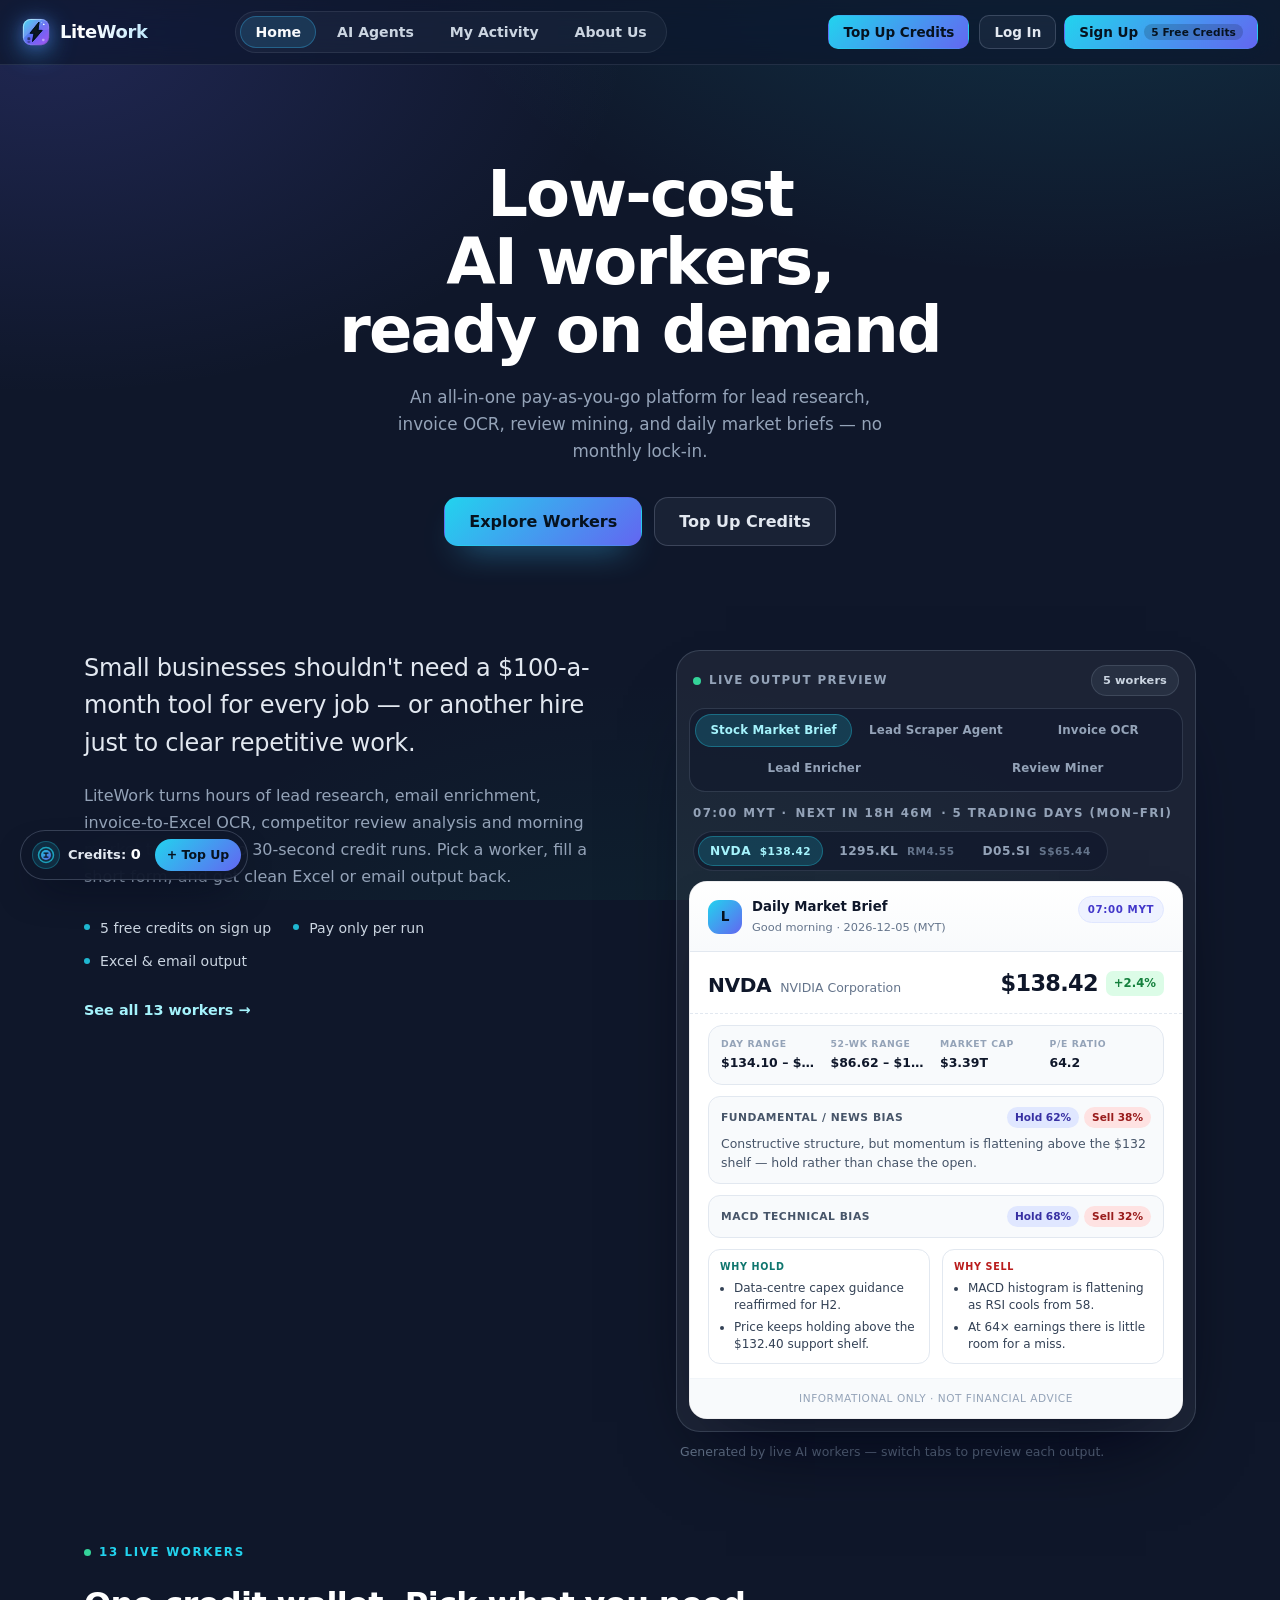
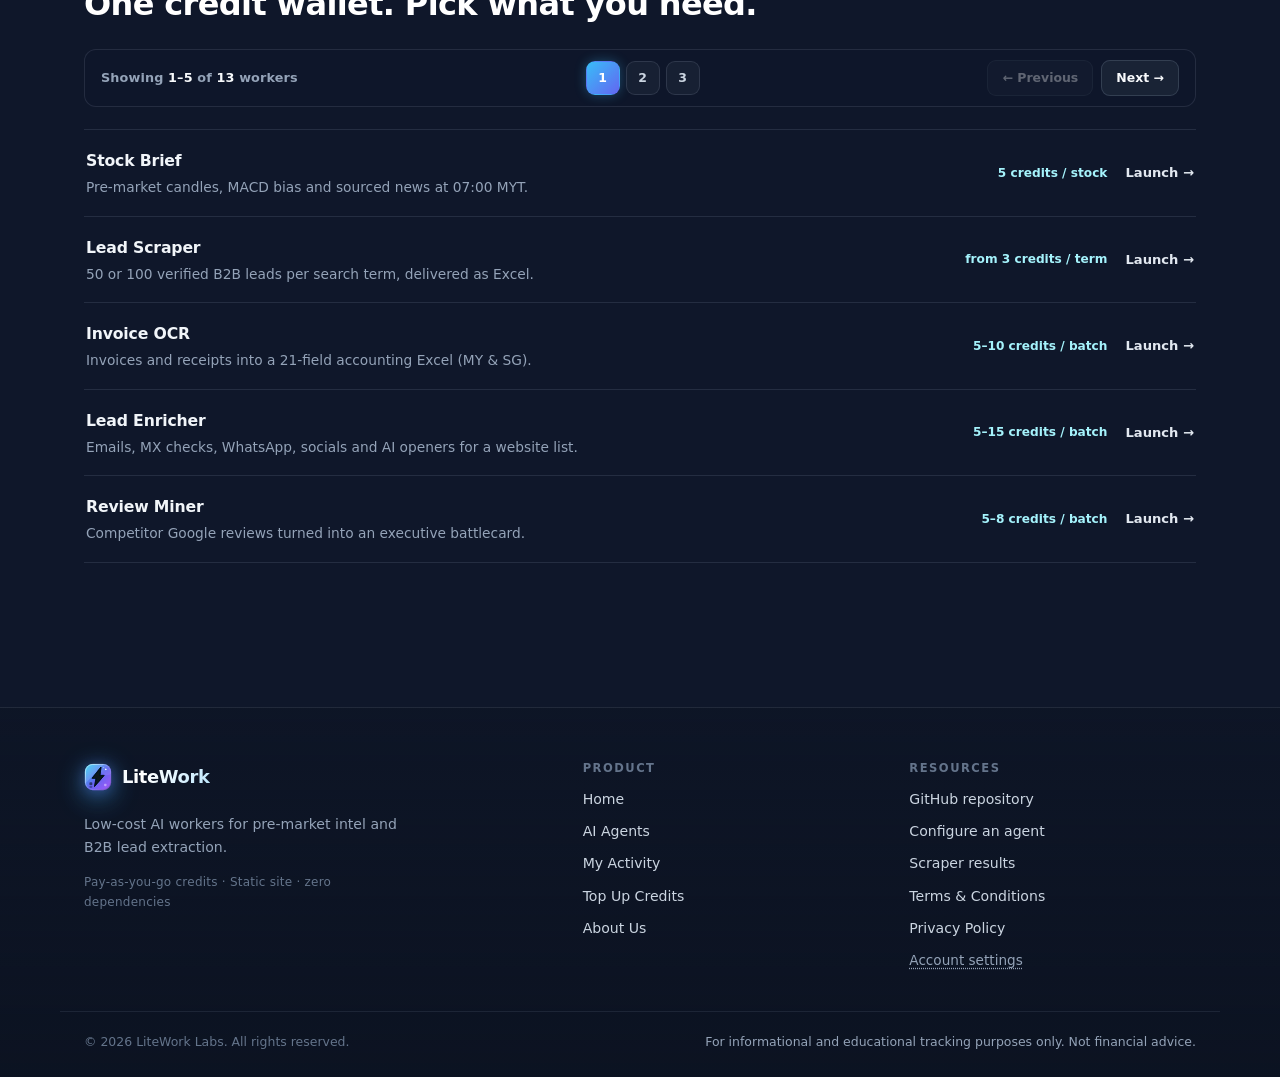
<file: index.html>
<!DOCTYPE html>
<html lang="en">
<head>
  <meta charset="UTF-8" />
  <meta name="viewport" content="width=device-width, initial-scale=1.0, maximum-scale=1.0, user-scalable=no" />
  <title>LiteWork — Your Low-Cost AI Workforce</title>
  <meta name="description" content="LiteWork gives you five low-cost AI workers pay-as-you-go: a 07:00 MYT stock brief, a B2B lead scraper, invoice OCR, a website/email lead enricher and a competitor review miner. Credits from $5 USD, never expire." />
  <meta name="theme-color" content="#0F172A" />
  <meta property="og:title" content="LiteWork — Your Low-Cost AI Workforce" />
  <meta property="og:description" content="Five live AI workers: a 07:00 MYT stock brief, a B2B Excel lead scraper, an Invoice OCR agent, a Website & Email Lead Enricher and a Competitor Review Miner. Pay as you go with credits." />
  <meta property="og:type" content="website" />
  <link rel="stylesheet" href="styles.css?v=67" />
  <link rel="icon" href="data:image/svg+xml,%3Csvg xmlns='http://www.w3.org/2000/svg' viewBox='0 0 32 32'%3E%3Cdefs%3E%3ClinearGradient id='g' x1='0' y1='0' x2='1' y2='1'%3E%3Cstop offset='0' stop-color='%2322D3EE'/%3E%3Cstop offset='0.52' stop-color='%236366F1'/%3E%3Cstop offset='1' stop-color='%23A855F7'/%3E%3C/linearGradient%3E%3C/defs%3E%3Crect x='1' y='1' width='30' height='30' rx='9' fill='url(%23g)'/%3E%3Cpath d='M19.4 4.6 9.2 17.4h4.55L12 26.9 23 14.2h-4.7z' fill='%2307131F'/%3E%3Ccircle cx='24.9' cy='7.4' r='1.05' fill='%23E0F2FE'/%3E%3C/svg%3E" />
</head>
<body>
  <a class="skip-link" href="#main">Skip to content</a>

  <!-- ======================================================================
       Shared SVG definitions
       ====================================================================== -->
  <svg class="svg-sprite" aria-hidden="true" focusable="false" width="0" height="0">
    <defs>
      <linearGradient id="brandGrad" x1="0" y1="0" x2="1" y2="1">
        <stop offset="0" stop-color="#22D3EE" />
        <stop offset="1" stop-color="#6366F1" />
      </linearGradient>
      <linearGradient id="mascotHead" x1="0" y1="0" x2="0" y2="1">
        <stop offset="0" stop-color="#22314A" />
        <stop offset="1" stop-color="#0B1220" />
      </linearGradient>
      <linearGradient id="mascotRim" x1="0" y1="0" x2="1" y2="1">
        <stop offset="0" stop-color="#22D3EE" />
        <stop offset="0.55" stop-color="#6366F1" />
        <stop offset="1" stop-color="#10B981" />
      </linearGradient>
      <radialGradient id="mascotEye" cx="0.5" cy="0.32" r="0.78">
        <stop offset="0" stop-color="#ECFEFF" />
        <stop offset="0.55" stop-color="#22D3EE" />
        <stop offset="1" stop-color="#0EA5E9" />
      </radialGradient>
      <linearGradient id="goldGrad" x1="0" y1="0" x2="1" y2="0">
        <stop offset="0" stop-color="#F59E0B" />
        <stop offset="1" stop-color="#FCD34D" />
      </linearGradient>
      <!-- LiteWork mark: aurora glass tile + launched spark bolt -->
      <linearGradient id="lwTileGrad" x1="0" y1="0" x2="1" y2="1">
        <stop offset="0" stop-color="#22D3EE" />
        <stop offset="0.52" stop-color="#6366F1" />
        <stop offset="1" stop-color="#A855F7" />
      </linearGradient>
      <linearGradient id="lwRimGrad" x1="0" y1="0" x2="1" y2="1">
        <stop offset="0" stop-color="#F0FDFF" stop-opacity="0.9" />
        <stop offset="0.55" stop-color="#F0FDFF" stop-opacity="0.14" />
        <stop offset="1" stop-color="#0B1220" stop-opacity="0.35" />
      </linearGradient>
      <radialGradient id="lwSparkGrad" cx="0.5" cy="0.4" r="0.72">
        <stop offset="0" stop-color="#FFFFFF" />
        <stop offset="0.6" stop-color="#E0F2FE" />
        <stop offset="1" stop-color="#7DD3FC" stop-opacity="0.2" />
      </radialGradient>
      <filter id="lwMarkGlow" x="-40%" y="-40%" width="180%" height="180%">
        <feGaussianBlur stdDeviation="0.9" result="lwBlur" />
        <feMerge>
          <feMergeNode in="lwBlur" />
          <feMergeNode in="SourceGraphic" />
        </feMerge>
      </filter>
      <clipPath id="lwTileClip">
        <rect x="1" y="1" width="30" height="30" rx="9" />
      </clipPath>

      <symbol id="liteworkMark" viewBox="0 0 32 32">
        <rect x="1" y="1" width="30" height="30" rx="9" fill="url(#lwTileGrad)" />
        <g clip-path="url(#lwTileClip)">
          <path d="M1 13C1 6.4 6.4 1 13 1h10L1 24Z" fill="#FFFFFF" opacity="0.16" />
          <circle cx="26" cy="6.5" r="7.5" fill="#FFFFFF" opacity="0.08" />
        </g>
        <rect x="1.6" y="1.6" width="28.8" height="28.8" rx="8.4" fill="none" stroke="url(#lwRimGrad)" stroke-width="1" />
        <path d="M19.4 4.6 9.2 17.4h4.55L12 26.9 23 14.2h-4.7z"
              fill="#07131F" stroke="#07131F" stroke-width="0.8" stroke-linejoin="round"
              filter="url(#lwMarkGlow)" />
        <circle cx="24.9" cy="7.4" r="1.05" fill="url(#lwSparkGrad)" />
        <circle cx="22.5" cy="4.8" r="0.55" fill="#E0F2FE" opacity="0.9" />
        <rect x="6.2" y="21.9" width="3.3" height="3.3" rx="1.05" fill="#07131F" opacity="0.6" />
        <rect x="6.2" y="26" width="3.3" height="2.5" rx="0.95" fill="#07131F" opacity="0.34" />
        <rect x="22.9" y="23.6" width="2.9" height="2.9" rx="0.95" fill="#FFFFFF" opacity="0.42" />
      </symbol>
      <filter id="mascotGlow" x="-60%" y="-60%" width="220%" height="220%">
        <feGaussianBlur stdDeviation="2.4" result="blur" />
        <feMerge>
          <feMergeNode in="blur" />
          <feMergeNode in="SourceGraphic" />
        </feMerge>
      </filter>
    </defs>
  </svg>

  <!-- ======================================================================
       Sticky glass navbar
       ====================================================================== -->
  <header class="navbar" id="navbar">
    <div class="nav-inner">
      <a class="brand" href="#home" aria-label="LiteWork — home">
        <span class="brand-mark" aria-hidden="true">
          <svg viewBox="0 0 32 32" width="28" height="28">
            <use href="#liteworkMark"></use>
          </svg>
        </span>
        <span class="brand-text">LiteWork</span>
      </a>

      <nav class="nav-links" id="navLinks" aria-label="Primary">
        <a class="nav-link" href="#home" data-route="home">Home</a>
        <a class="nav-link" href="#agents" data-route="agents">AI Agents</a>
        <a class="nav-link" href="#plans" data-route="plans">My Activity</a>
        <a class="nav-link" href="#about" data-route="about">About Us</a>
        <a class="btn btn-primary btn-sm nav-cta-mobile" href="#topup">Top Up Credits</a>
      </nav>

      <div class="nav-actions">
        <a class="btn btn-primary btn-sm nav-cta" href="#topup">Top Up Credits</a>
        <button class="nav-toggle" id="navToggle" type="button" aria-label="Toggle navigation" aria-expanded="false" aria-controls="navLinks">
          <span></span><span></span><span></span>
        </button>

        <!-- Profile UI is deliberately the rightmost header item. -->
        <div class="profile-slot" id="profileSlot">
          <div class="auth-guest" id="authGuest">
            <button type="button" class="btn btn-ghost btn-sm auth-login-btn" data-auth-open="login">Log In</button>
            <button type="button" class="btn btn-primary btn-sm auth-signup-btn" data-auth-open="register">
              Sign Up
              <span class="auth-signup-free">5 Free Credits</span>
            </button>
          </div>

          <div class="auth-user" id="authUser" hidden>
            <button type="button" class="user-pill" id="accountPill" aria-haspopup="dialog" aria-label="Open profile and account settings">
              <span class="user-avatar" id="navAvatar" aria-hidden="true"></span>
              <span class="user-meta">
                <strong id="navUserName">Account</strong>
              </span>
              <span class="user-credit-badge" id="navCreditBadge">
                Credits <strong data-credit-count>0</strong>
              </span>
              <span class="user-chevron" aria-hidden="true">⌄</span>
            </button>
          </div>
        </div>
      </div>
    </div>
  </header>

  <main id="main" tabindex="-1">
    <!-- ====================================================================
         VIEW · HOME
         ==================================================================== -->
    <section class="view is-active" data-view="home" id="view-home">
      <!-- TEMPLATE 1 · original Home layout. Switch CONFIG.HOME_TEMPLATE to
           'template1' in config.js to restore this instantly. -->
      <div id="homeTemplate1" data-home-template="template1" hidden>
      <div class="hero">
        <div class="container hero-grid">
          <div class="hero-copy">
            <span class="badge-live">
              <span class="live-dot" aria-hidden="true"></span>
              <strong>5 Live Agents Ready</strong>
              <span class="badge-divider" aria-hidden="true">|</span>
              Pay-as-you-go credits
            </span>

            <h1>Your low-cost AI workforce,<br /><span class="text-grad">on demand.</span></h1>

            <p class="lead">
              Low-cost, pay-as-you-go AI workers for the repetitive back-office — lead research,
              email enrichment, invoice-to-Excel OCR, competitor review analysis and daily stock
              briefs. No hiring, no monthly SaaS retainers.
            </p>

            <div class="hero-cta">
              <a class="btn btn-primary btn-lg" href="#agents">Explore Agents</a>
              <a class="btn btn-ghost btn-lg" href="#topup">Top Up Credits</a>
            </div>

            <ul class="hero-trust">
              <li>
                <svg viewBox="0 0 20 20" width="16" height="16" aria-hidden="true"><path d="M4 10.5l4 4 8-8" fill="none" stroke="#34D399" stroke-width="2.2" stroke-linecap="round" stroke-linejoin="round"/></svg>
                5 AI workers live
              </li>
              <li>
                <svg viewBox="0 0 20 20" width="16" height="16" aria-hidden="true"><path d="M4 10.5l4 4 8-8" fill="none" stroke="#34D399" stroke-width="2.2" stroke-linecap="round" stroke-linejoin="round"/></svg>
                Credits never expire
              </li>
              <li>
                <svg viewBox="0 0 20 20" width="16" height="16" aria-hidden="true"><path d="M4 10.5l4 4 8-8" fill="none" stroke="#34D399" stroke-width="2.2" stroke-linecap="round" stroke-linejoin="round"/></svg>
                Email + Excel output
              </li>
            </ul>
          </div>

          <div class="hero-visual" data-home-preview-mount="template1">
            <div class="preview-shell" id="homePreviewHost">
              <div class="preview-head">
                <span class="preview-label"><span class="live-dot" aria-hidden="true"></span> Live output preview</span>
                <span class="mini-pill">5 workers</span>
              </div>

              <div class="home-tabs" role="tablist" aria-label="Agent output preview">
                <button type="button" class="home-tab is-active" data-home-tab="stock" role="tab" aria-selected="true">Stock Market Brief</button>
                <button type="button" class="home-tab" data-home-tab="scraper" role="tab" aria-selected="false">Lead Scraper Agent</button>
                <button type="button" class="home-tab" data-home-tab="invoice" role="tab" aria-selected="false">Invoice OCR</button>
                <button type="button" class="home-tab" data-home-tab="enricher" role="tab" aria-selected="false">Lead Enricher</button>
                <button type="button" class="home-tab" data-home-tab="review" role="tab" aria-selected="false">Review Miner</button>
              </div>

              <div class="preview-body">
              <div class="home-pane" data-home-pane="stock">
                <div class="preview-subhead">
                  <span class="preview-label">07:00 MYT · <span id="nextBriefIn">next brief soon</span> · 5 trading days (Mon–Fri)</span>
                  <div class="brief-tabs" role="tablist" aria-label="Preview a ticker">
                    <button type="button" class="brief-tab is-active" data-preview-tab="NVDA" role="tab" aria-selected="true">NVDA <span class="brief-tab-price">$138.42</span></button>
                    <button type="button" class="brief-tab" data-preview-tab="1295.KL" role="tab" aria-selected="false">1295.KL <span class="brief-tab-price">RM4.55</span></button>
                    <button type="button" class="brief-tab" data-preview-tab="D05.SI" role="tab" aria-selected="false">D05.SI <span class="brief-tab-price">S$65.44</span></button>
                  </div>
                </div>
                <div id="homeBrief" aria-live="polite"></div>
              </div>

              <div class="home-pane" data-home-pane="scraper" hidden>
                <div class="home-scrape">
                  <div class="home-scrape-head">
                    <div class="home-scrape-title">
                      <strong>LiteWork_Leads_sample.xlsx</strong>
                      <span>50–100 leads/term · up to 500 · 4 columns</span>
                    </div>
                    <span class="mini-pill mini-pill-emerald">100% · ready</span>
                  </div>
                  <div class="home-progress"><span></span></div>
                  <div class="table-scroll">
                    <table class="leads-table home-leads">
                      <thead>
                        <tr>
                          <th>Company Name</th><th>Phone Number</th><th>Website</th><th>City</th>
                        </tr>
                      </thead>
                      <tbody>
                        <tr><td class="cell-strong">Meridian Precision Sdn Bhd</td><td>+60 3 2288 4410</td><td>meridianprecision.com.my</td><td>Shah Alam</td></tr>
                        <tr><td class="cell-strong">Apex CNC Machining</td><td>+60 4 615 2200</td><td>apexcnc.com.my</td><td>Penang</td></tr>
                        <tr><td class="cell-strong">Summit Automation</td><td>+60 3 7721 9080</td><td>summitauto.com.my</td><td>Kuala Lumpur</td></tr>
                        <tr><td class="cell-strong">Cobalt Packaging Works</td><td>+60 7 558 3140</td><td>cobaltpack.com.my</td><td>Johor Bahru</td></tr>
                        <tr><td class="cell-strong">Lumen Medical Supply</td><td>+60 3 6201 4477</td><td>lumenmed.com.my</td><td>Petaling Jaya</td></tr>
                      </tbody>
                    </table>
                  </div>
                  <p class="preview-fine">5 of 500 rows · 50–100 leads per term · downloads as .xlsx</p>
                </div>
              </div>

              <div class="home-pane" data-home-pane="invoice" hidden>
                <div class="home-scrape">
                  <div class="home-scrape-head">
                    <div class="home-scrape-title">
                      <strong>LiteWork_Xero_Bills_sample.xlsx</strong>
                      <span>Sample for Xero Bills Import</span>
                      <span class="home-scrape-meta">11 Xero columns · Single sheet (also supports Standard 21-field MY/SG & SQL Account / AutoCount)</span>
                    </div>
                    <span class="mini-pill mini-pill-emerald">Xero ready</span>
                  </div>
                  <div class="home-progress"><span></span></div>
                  <div class="table-scroll">
                    <table class="leads-table home-leads xero-home-table">
                      <thead>
                        <tr>
                          <th>*ContactName</th><th>*InvoiceNumber</th><th>*InvoiceDate</th><th>*DueDate</th><th>Reference</th><th>*Description</th><th>*Quantity</th><th>*UnitAmount</th><th>*TaxType</th><th>Currency</th>
                        </tr>
                      </thead>
                      <tbody>
                        <tr><td class="cell-strong">Apex Packaging Sdn Bhd</td><td>INV-2026-001</td><td>2026-11-10</td><td>2026-12-10</td><td>PO-LW-8801</td><td>Corrugated Shipping Box (Carton of 50)</td><td>10</td><td>85.00</td><td>SST @ 8%</td><td>MYR</td></tr>
                        <tr><td class="cell-strong">CloudNova Technologies Pte Ltd</td><td>CNV-2026-4419</td><td>2026-11-15</td><td>2026-11-15</td><td>PO-LW-8812</td><td>Managed Cloud VPS Cluster (Monthly)</td><td>1</td><td>240.00</td><td>GST @ 9%</td><td>SGD</td></tr>
                        <tr><td class="cell-strong">CloudNova Technologies Pte Ltd</td><td>CNV-2026-4419</td><td>2026-11-15</td><td>2026-11-15</td><td>PO-LW-8812</td><td>Discount / Rounding</td><td>1</td><td>-20.00</td><td>Tax Exempt</td><td>SGD</td></tr>
                        <tr><td class="cell-strong">Pacific Tech Solutions LLC</td><td>PT-2026-9032</td><td>2026-11-19</td><td>2026-12-19</td><td>PO-US-2026-17</td><td>Enterprise API License (Annual)</td><td>1</td><td>490.00</td><td>Zero Rated</td><td>USD</td></tr>
                      </tbody>
                    </table>
                  </div>
                  <p class="preview-fine">Sample output for Xero use · Switch to Standard or SQL Account / AutoCount in the launcher</p>
                </div>
              </div>

              <div class="home-pane" data-home-pane="enricher" hidden>
                <div class="home-scrape">
                  <div class="home-scrape-head">
                    <div class="home-scrape-title">
                      <strong>LiteWork_Enriched_Leads_sample.xlsx</strong>
                      <span>120 sites · +10 columns · 1.4 MB</span>
                    </div>
                    <span class="mini-pill mini-pill-emerald">100% · ready</span>
                  </div>
                  <div class="home-progress"><span></span></div>
                  <div class="table-scroll">
                    <table class="leads-table home-leads">
                      <thead>
                        <tr>
                          <th>Company</th><th>Website Status</th><th>Primary Email</th><th>MX Verified</th><th>WhatsApp Link</th><th>Outreach Opener</th>
                        </tr>
                      </thead>
                      <tbody>
                        <tr><td class="cell-strong">Meridian Precision Sdn Bhd</td><td>Live</td><td>sales@meridianprecision.com.my</td><td>Valid MX</td><td>wa.me/60123884410</td><td>Cut packaging lead times…</td></tr>
                        <tr><td class="cell-strong">Apex CNC Machining</td><td>Live</td><td>enquiry@apexcnc.com.my</td><td>Valid MX</td><td>wa.me/60162207712</td><td>Hold tighter tolerances…</td></tr>
                        <tr><td class="cell-strong">Summit Automation</td><td>Live</td><td>hello@summitauto.com.my</td><td>Valid MX</td><td>—</td><td>Automate your line…</td></tr>
                        <tr><td class="cell-strong">Cobalt Packaging Works</td><td>Live</td><td>—</td><td>No MX</td><td>—</td><td>—</td></tr>
                        <tr><td class="cell-strong">Lumen Medical Supply</td><td>Live</td><td>procurement@lumenmed.com.my</td><td>Valid MX</td><td>wa.me/60114029981</td><td>Faster medical supply…</td></tr>
                      </tbody>
                    </table>
                  </div>
                  <p class="preview-fine">5 of 120 rows · downloads as .xlsx</p>
                </div>
              </div>

              <div class="home-pane" data-home-pane="review" hidden>
                <div class="home-scrape">
                  <div class="home-scrape-head">
                    <div class="home-scrape-title">
                      <strong>LiteWork_Review_Battlecard_sample.xlsx</strong>
                      <span>4 competitors · 3 sheets · 812 reviews</span>
                    </div>
                    <span class="mini-pill mini-pill-emerald">100% · ready</span>
                  </div>
                  <div class="home-progress"><span></span></div>
                  <div class="table-scroll">
                    <table class="leads-table home-leads">
                      <thead>
                        <tr>
                          <th>Competitor</th><th>Avg Rating</th><th>Top Complaint Themes</th><th>Biggest Vulnerability</th><th>Sales Counter-Pitch</th>
                        </tr>
                      </thead>
                      <tbody>
                        <tr><td class="cell-strong">ABC Dental Clinic</td><td>3.9★</td><td>Long waits · Price shocks</td><td>No transparent quotes</td><td>Fixed-price plans up front</td></tr>
                        <tr><td class="cell-strong">Bright Smile JB</td><td>4.1★</td><td>Rushed consults</td><td>Weak follow-up</td><td>Free 14-day review</td></tr>
                        <tr><td class="cell-strong">SmileWorks Lab</td><td>3.6★</td><td>Hidden lab fees</td><td>Billing surprises</td><td>All-inclusive pricing</td></tr>
                        <tr><td class="cell-strong">City Dental Group</td><td>4.4★</td><td>Weekend unavailability</td><td>No weekend slots</td><td>Saturday openings</td></tr>
                      </tbody>
                    </table>
                  </div>
                  <p class="preview-fine">4 of 4 competitors · downloads as .xlsx</p>
                </div>
              </div>
              </div>
            </div>
            <p class="preview-note">Generated by live AI workers — switch tabs to preview each output.</p>
          </div>
        </div>
      </div>

      <div class="container">
        <div class="stats-band">
          <div class="stat">
            <span class="stat-value">5</span>
            <span class="stat-label">Live agents</span>
          </div>
          <div class="stat">
            <span class="stat-value">07:00</span>
            <span class="stat-label">MYT brief</span>
          </div>
          <div class="stat">
            <span class="stat-value">500</span>
            <span class="stat-label">Leads per run</span>
          </div>
          <div class="stat">
            <span class="stat-value">5–15 <em>credits</em></span>
            <span class="stat-label">Per run</span>
          </div>
        </div>
      </div>

      <section class="section" aria-labelledby="whatTitle">
        <div class="container">
          <div class="section-head">
            <span class="eyebrow">What LiteWork is · Why LiteWork</span>
            <h2 id="whatTitle">AI workers for the repetitive back-office.</h2>
            <p>
              LiteWork gives you a small roster of specialized AI workers you pay for by the task —
              lead research, email enrichment, invoice-to-Excel OCR, competitor review analysis and
              daily stock briefs. Hire them in seconds, get structured results back by email and
              Excel, and never sign up for a monthly SaaS retainer again.
            </p>
          </div>

          <div class="why-grid">
            <article class="why-card">
              <span class="why-icon" aria-hidden="true">💳</span>
              <h3>Pay Only When You Run</h3>
              <p>No monthly subscriptions or auto-renewals — and your credits never expire.</p>
            </article>
            <article class="why-card">
              <span class="why-icon" aria-hidden="true">⚡</span>
              <h3>Hours of Manual Work in Minutes</h3>
              <p>Turn messy PDFs, Google Maps searches and websites into clean Excel sheets.</p>
            </article>
            <article class="why-card">
              <span class="why-icon" aria-hidden="true">🧩</span>
              <h3>Zero Prompt Engineering</h3>
              <p>Fill in a 30-second form and get structured <code>.xlsx</code> files emailed straight to your inbox.</p>
            </article>
            <article class="why-card">
              <span class="why-icon" aria-hidden="true">🎁</span>
              <h3>Start Free</h3>
              <p>Every new account gets 5 free credits to test any worker.</p>
            </article>
          </div>
        </div>
      </section>

      <section class="section" aria-labelledby="howTitle">
        <div class="container">
          <div class="section-head">
            <span class="eyebrow">How it works</span>
            <h2 id="howTitle">Any agent in three steps.</h2>
            <p>Credits are the only currency. No subscriptions.</p>
          </div>

          <div class="steps-grid steps-grid-3">
            <article class="step-card">
              <span class="step-index">01</span>
              <span class="step-icon" aria-hidden="true">
                <svg viewBox="0 0 24 24" width="22" height="22" fill="none" stroke="#22D3EE" stroke-width="1.8" stroke-linecap="round" stroke-linejoin="round">
                  <rect x="3" y="6" width="18" height="13" rx="3" /><path d="M3 10h18" /><circle cx="17" cy="14.5" r="1.4" />
                </svg>
              </span>
              <h3>Top up credits</h3>
              <p>Buy any USD pack once.</p>
              <span class="mini-pill">From $5</span>
            </article>

            <article class="step-card">
              <span class="step-index">02</span>
              <span class="step-icon" aria-hidden="true">
                <svg viewBox="0 0 24 24" width="22" height="22" fill="none" stroke="#818CF8" stroke-width="1.8" stroke-linecap="round" stroke-linejoin="round">
                  <path d="M4 7h16M4 12h16M4 17h16" /><circle cx="8" cy="7" r="2" /><circle cx="15" cy="12" r="2" /><circle cx="10" cy="17" r="2" />
                </svg>
              </span>
              <h3>Pick an agent</h3>
              <p>Tickers, terms, invoices or competitor URLs.</p>
              <span class="mini-pill">5 live agents</span>
            </article>

            <article class="step-card">
              <span class="step-index">03</span>
              <span class="step-icon" aria-hidden="true">
                <svg viewBox="0 0 24 24" width="22" height="22" fill="none" stroke="#34D399" stroke-width="1.8" stroke-linecap="round" stroke-linejoin="round">
                  <rect x="3" y="5" width="18" height="14" rx="2.5" /><path d="M3.5 6.5L12 13l8.5-6.5" />
                </svg>
              </span>
              <h3>Receive output</h3>
              <p>07:00 MYT email or .xlsx.</p>
              <span class="mini-pill">Email + Excel</span>
            </article>
          </div>
        </div>
      </section>

      <div class="container">
        <div class="cta-band">
          <div>
            <h2>Five agents. One credit wallet.</h2>
            <p>Start with $5. Add agents when the workload grows.</p>
          </div>
          <div class="cta-band-actions">
            <a class="btn btn-primary btn-lg" href="#agents">Explore Agents</a>
            <a class="btn btn-ghost btn-lg" href="#topup">Top Up Credits</a>
          </div>
        </div>
      </div>
      </div><!-- /homeTemplate1 -->

      <!-- TEMPLATE 2 · calm editorial layout (default via CONFIG.HOME_TEMPLATE) -->
      <div id="homeTemplate2" data-home-template="template2" hidden>
        <section class="home2-hero">
          <div class="container home2-hero-inner">
            <h1 class="home2-title">Low-cost AI workers,<br />ready on demand</h1>
            <p class="home2-lede">
              An all-in-one pay-as-you-go platform for lead research, invoice OCR,
              review mining, and daily market briefs — no monthly lock-in.
            </p>
            <div class="home2-cta">
              <a class="btn btn-primary btn-lg" href="#agents">Explore Workers</a>
              <a class="btn btn-ghost btn-lg" href="#topup">Top Up Credits</a>
            </div>
          </div>
        </section>

        <section class="home2-split">
          <div class="container home2-split-grid">
            <div class="home2-prose">
              <p class="home2-lead">
                Small businesses shouldn't need a $100-a-month tool for every job — or another
                hire just to clear repetitive work.
              </p>
              <p class="home2-body">
                LiteWork turns hours of lead research, email enrichment, invoice-to-Excel OCR,
                competitor review analysis and morning market tracking into 30-second credit
                runs. Pick a worker, fill a short form, and get clean Excel or email output back.
              </p>
              <ul class="home2-facts">
                <li>5 free credits on sign up</li>
                <li>Pay only per run</li>
                <li>Excel & email output</li>
              </ul>
              <a class="home2-textlink" href="#agents">See all 13 workers →</a>
            </div>

            <div class="home2-preview">
              <div data-home-preview-mount="template2"></div>
              <p class="preview-note home2-preview-note">
                Generated by live AI workers — switch tabs to preview each output.
              </p>
            </div>
          </div>
        </section>

        <section class="home2-index">
          <div class="container">
            <div class="home2-index-head">
              <span class="eyebrow home2-live-eyebrow"><span class="home2-live-dot" aria-hidden="true"></span>13 Live Workers</span>
              <h2>One credit wallet. Pick what you need.</h2>
            </div>

            <!-- Top-mounted 5-per-page worker navigation -->
            <nav class="home2-pager" id="home2WorkerPager" aria-label="Worker directory pages">
              <span class="home2-pager-info" id="home2PagerInfo" aria-live="polite">Showing <strong>1–5</strong> of <strong>13</strong> workers</span>
              <div class="home2-pager-nums" id="home2PagerNums"></div>
              <div class="home2-pager-actions">
                <button type="button" class="home2-pager-btn" id="home2PagerPrev" aria-label="Previous page" disabled aria-disabled="true">← Previous</button>
                <button type="button" class="home2-pager-btn" id="home2PagerNext" aria-label="Next page">Next →</button>
              </div>
            </nav>

            <ul class="home2-worker-list" id="home2WorkerList">
              <li>
                <div class="home2-worker-copy">
                  <strong>Stock Brief</strong>
                  <span>Pre-market candles, MACD bias and sourced news at 07:00 MYT.</span>
                </div>
                <span class="home2-cost">5 credits / stock</span>
                <a class="home2-launch" href="#agents">Launch →</a>
              </li>
              <li>
                <div class="home2-worker-copy">
                  <strong>Lead Scraper</strong>
                  <span>50 or 100 verified B2B leads per search term, delivered as Excel.</span>
                </div>
                <span class="home2-cost">from 3 credits / term</span>
                <a class="home2-launch" href="#agents">Launch →</a>
              </li>
              <li>
                <div class="home2-worker-copy">
                  <strong>Invoice OCR</strong>
                  <span>Invoices and receipts into a 21-field accounting Excel (MY & SG).</span>
                </div>
                <span class="home2-cost">5–10 credits / batch</span>
                <a class="home2-launch" href="#agents">Launch →</a>
              </li>
              <li>
                <div class="home2-worker-copy">
                  <strong>Lead Enricher</strong>
                  <span>Emails, MX checks, WhatsApp, socials and AI openers for a website list.</span>
                </div>
                <span class="home2-cost">5–15 credits / batch</span>
                <a class="home2-launch" href="#agents">Launch →</a>
              </li>
              <li>
                <div class="home2-worker-copy">
                  <strong>Review Miner</strong>
                  <span>Competitor Google reviews turned into an executive battlecard.</span>
                </div>
                <span class="home2-cost">5–8 credits / batch</span>
                <a class="home2-launch" href="#agents">Launch →</a>
              </li>
              <li>
                <div class="home2-worker-copy">
                  <strong>Property Deal Sniper</strong>
                  <span>Instant Day-0 baseline, then daily 08:00 MYT alerts for new below-market deals.</span>
                </div>
                <span class="home2-cost">5–8 credits / watch</span>
                <a class="home2-launch" href="#agents">Launch →</a>
              </li>
              <li>
                <div class="home2-worker-copy">
                  <strong>Competitor Change Tracker</strong>
                  <span>Daily 7-day watch on up to 3 competitor pages with real-change alerts.</span>
                </div>
                <span class="home2-cost">5 credits / 7 days</span>
                <a class="home2-launch" href="#agents">Launch →</a>
              </li>
              <li>
                <div class="home2-worker-copy">
                  <strong>Website Watchdog</strong>
                  <span>Daily uptime, expiring SSL, slow-load &amp; broken-link alerts for up to 3 sites.</span>
                </div>
                <span class="home2-cost">5 credits / site · 30 days</span>
                <a class="home2-launch" href="#agents">Launch →</a>
              </li>
              <li>
                <div class="home2-worker-copy">
                  <strong>Dividend &amp; Ex-Date Radar (MY / SG / US)</strong>
                  <span>12-month Dividend Calendar (.xlsx) and email alerts before every Ex-Dividend Date.</span>
                </div>
                <span class="home2-cost">5–10 credits / 30 days</span>
                <a class="home2-launch" href="#agents">Launch →</a>
              </li>
              <li>
                <div class="home2-worker-copy">
                  <strong>Gold Price & News Brief (MY / SG / US / CN)</strong>
                  <span>07:00 MYT email with 24K & 916 gold prices per gram plus the news behind the move.</span>
                </div>
                <span class="home2-cost">5–15 credits · 7–30 days</span>
                <a class="home2-launch" href="#agents">Launch →</a>
              </li>
              <li>
                <div class="home2-worker-copy">
                  <strong>Audio-to-Intel</strong>
                  <span>Voice notes and meeting recordings turned into a supplier comparison Excel.</span>
                </div>
                <span class="home2-cost">5–10 credits · 1–10 files</span>
                <a class="home2-launch" href="#agents">Launch →</a>
              </li>
              <li>
                <div class="home2-worker-copy">
                  <strong>Packaging & Shelf QC</strong>
                  <span>Approved artwork vs supplier proof and shelf photos — pass rate, defects and actions.</span>
                </div>
                <span class="home2-cost">5–8 credits / audit</span>
                <a class="home2-launch" href="#agents">Launch →</a>
              </li>
              <li>
                <div class="home2-worker-copy">
                  <strong>Shopee Price Radar (MY & SG)</strong>
                  <span>Effective Shopee prices after public vouchers, checked daily — real drops only.</span>
                </div>
                <span class="home2-cost">5–10 credits / 30 days</span>
                <a class="home2-launch" href="#agents">Launch →</a>
              </li>
            </ul>
          </div>
        </section>
      </div><!-- /homeTemplate2 -->

      <!-- TEMPLATE 3 · high-craft product-first layout (default via CONFIG.HOME_TEMPLATE) -->
      <div id="homeTemplate3" data-home-template="template3" hidden>
        <section class="t3-hero">
          <div class="container t3-hero-inner">
            <div class="t3-kicker">
              <span class="t3-dot" aria-hidden="true"></span>
              <span>Pay-as-you-go AI workforce · 13 live workers</span>
            </div>

            <h1 class="t3-title">
              Specialized AI workers,<br />
              <span class="t3-title-muted">paid only by the run.</span>
            </h1>

            <p class="t3-lede">
              Run B2B lead scraping, email enrichment, invoice-to-Excel OCR, review mining,
              property deal alerts, and morning stock briefs in 30 seconds — with zero monthly lock-in.
            </p>

            <div class="t3-actions">
              <a class="btn btn-primary btn-lg t3-cta-primary" href="#agents">Explore 10 Workers</a>
              <button type="button" class="btn btn-ghost btn-lg t3-cta-secondary t3-btn-guest" data-auth-open="register">Start with 5 Free Credits</button>
              <a class="btn btn-ghost btn-lg t3-cta-secondary t3-btn-authed" href="#topup">Top Up Credits</a>
              <a class="t3-cta-link t3-btn-guest" href="#topup">Top Up Credits →</a>
            </div>

            <ul class="t3-proof" aria-label="Platform highlights">
              <li>13 Live Workers</li>
              <li>No Monthly Lock-In</li>
              <li>Excel &amp; Email Output</li>
              <li>Credits Never Expire</li>
            </ul>
          </div>
        </section>

        <section class="t3-showcase" aria-label="Interactive live output preview">
          <div class="container">
            <div class="t3-window">
              <div class="t3-window-bar">
                <div class="t3-window-dots" aria-hidden="true">
                  <span></span><span></span><span></span>
                </div>
                <span class="t3-window-title">litework.output — live format preview</span>
                <span class="t3-window-meta">5 workers · .xlsx &amp; email</span>
              </div>
              <div class="t3-window-body" data-home-preview-mount="template3"></div>
            </div>
            <p class="t3-window-foot">
              Real formats delivered by LiteWork workers — switch tabs above to inspect US, Bursa MY &amp; SGX stock briefs, B2B lead workbooks, Xero-ready invoices, enriched domains, and competitor battlecards.
            </p>
          </div>
        </section>

        <section class="t3-how" aria-label="How LiteWork works">
          <div class="container">
            <div class="t3-steps">
              <div class="t3-step">
                <span class="t3-step-num">01</span>
                <div class="t3-step-copy">
                  <h3>Pick a worker</h3>
                  <p>Choose from nine specialized runs across sales, finance, market intelligence, property, and operations.</p>
                </div>
              </div>
              <div class="t3-step">
                <span class="t3-step-num">02</span>
                <div class="t3-step-copy">
                  <h3>Configure in 30s</h3>
                  <p>Enter tickers, search terms, URLs, or drop up to 15 invoices — no prompt engineering required.</p>
                </div>
              </div>
              <div class="t3-step">
                <span class="t3-step-num">03</span>
                <div class="t3-step-copy">
                  <h3>Receive Excel &amp; Email</h3>
                  <p>Download structured <code>.xlsx</code> files immediately or receive scheduled 07:00 / 08:00 MYT briefs.</p>
                </div>
              </div>
            </div>
          </div>
        </section>

        <section class="t3-directory" aria-labelledby="t3DirTitle">
          <div class="container">
            <div class="t3-section-head">
              <div>
                <span class="t3-eyebrow">All 13 Live Workers</span>
                <h2 id="t3DirTitle">One credit wallet. Every job priced up front.</h2>
              </div>
              <a class="t3-head-link" href="#agents">View full agent cards →</a>
            </div>

            <div class="t3-bento">
              <article class="t3-card t3-card-wide">
                <div class="t3-card-top">
                  <span class="t3-cat">Market Intelligence · US / MY / SG</span>
                  <span class="t3-cost">5 cr / 5 trading days</span>
                </div>
                <h3>Stock Market News Agent</h3>
                <p>Verified pre-market candles, MACD bias, and curated news for US, Bursa Malaysia, and SGX tickers delivered at 07:00 MYT.</p>
                <div class="t3-card-foot">
                  <button type="button" class="t3-launch" data-open-stock>Launch worker →</button>
                  <a class="t3-details" href="#agents">View details</a>
                </div>
              </article>

              <article class="t3-card t3-card-wide">
                <div class="t3-card-top">
                  <span class="t3-cat">Sales &amp; Leads</span>
                  <span class="t3-cost">3–5 cr / term</span>
                </div>
                <h3>Lead Scraper Agent</h3>
                <p>Extracts 50–100 verified B2B leads per search term (up to 500 leads per run) with phone, website, and city as <code>.xlsx</code>.</p>
                <div class="t3-card-foot">
                  <button type="button" class="t3-launch" data-open-scraper>Launch worker →</button>
                  <a class="t3-details" href="#agents">View details</a>
                </div>
              </article>

              <article class="t3-card">
                <div class="t3-card-top">
                  <span class="t3-cat">Finance &amp; Accounting</span>
                  <span class="t3-cost">5–10 cr</span>
                </div>
                <h3>Invoice OCR Agent</h3>
                <p>Extracts 21 MY/SG fields from PDFs, scans, and e-Invoices with Xero Bills &amp; SQL Account / AutoCount exports.</p>
                <div class="t3-card-foot">
                  <button type="button" class="t3-launch" data-open-invoice>Launch worker →</button>
                  <a class="t3-details" href="#agents">View details</a>
                </div>
              </article>

              <article class="t3-card">
                <div class="t3-card-top">
                  <span class="t3-cat">Sales &amp; Leads</span>
                  <span class="t3-cost">5–15 cr</span>
                </div>
                <h3>Website &amp; Email Lead Enricher</h3>
                <p>Turns a website list into public emails, live MX verification, WhatsApp links, social profiles, and AI openers.</p>
                <div class="t3-card-foot">
                  <button type="button" class="t3-launch" data-open-enricher>Launch worker →</button>
                  <a class="t3-details" href="#agents">View details</a>
                </div>
              </article>

              <article class="t3-card">
                <div class="t3-card-top">
                  <span class="t3-cat">Market Intelligence</span>
                  <span class="t3-cost">5–8 cr</span>
                </div>
                <h3>Competitor Review Miner</h3>
                <p>Mines rival Google reviews into a 3-sheet Executive Battlecard with complaint themes and sales counter-pitches.</p>
                <div class="t3-card-foot">
                  <button type="button" class="t3-launch" data-open-review>Launch worker →</button>
                  <a class="t3-details" href="#agents">View details</a>
                </div>
              </article>

              <article class="t3-card">
                <div class="t3-card-top">
                  <span class="t3-cat">Property &amp; Living · MY &amp; SG</span>
                  <span class="t3-cost">5–8 cr / watch</span>
                </div>
                <h3>Property Deal Sniper</h3>
                <p>Runs an instant Day-0 market baseline Excel today, then sends daily 08:00 MYT alerts when new below-market units appear.</p>
                <div class="t3-card-foot">
                  <button type="button" class="t3-launch" data-open-property>Launch worker →</button>
                  <a class="t3-details" href="#agents">View details</a>
                </div>
              </article>

              <article class="t3-card">
                <div class="t3-card-top">
                  <span class="t3-cat">Market Intelligence</span>
                  <span class="t3-cost">5 cr / 7 days</span>
                </div>
                <h3>Competitor Change Tracker</h3>
                <p>Watches up to 3 competitor pricing or promo URLs daily for 7 days and emails a diff alert only when real changes occur.</p>
                <div class="t3-card-foot">
                  <button type="button" class="t3-launch" data-open-competitor>Launch worker →</button>
                  <a class="t3-details" href="#agents">View details</a>
                </div>
              </article>

              <article class="t3-card">
                <div class="t3-card-top">
                  <span class="t3-cat">Operations</span>
                  <span class="t3-cost">5 cr / site · 30d</span>
                </div>
                <h3>Website Watchdog</h3>
                <p>Checks up to 3 live websites daily for downtime, expiring SSL certificates, slow load times, and broken WhatsApp/checkout links.</p>
                <div class="t3-card-foot">
                  <button type="button" class="t3-launch" data-open-watchdog>Launch worker →</button>
                  <a class="t3-details" href="#agents">View details</a>
                </div>
              </article>

              <article class="t3-card">
                <div class="t3-card-top">
                  <span class="t3-cat">Market Intelligence · MY / SG / US</span>
                  <span class="t3-cost">5–10 cr · 30d</span>
                </div>
                <h3>Dividend &amp; Ex-Date Radar</h3>
                <p>Tracks MY, SG, and US holdings, builds a 12-month Dividend Calendar (.xlsx), and emails alerts before every Ex-Date.</p>
                <div class="t3-card-foot">
                  <button type="button" class="t3-launch" data-open-dividend>Launch worker →</button>
                  <a class="t3-details" href="#agents">View details</a>
                </div>
              </article>
            </div>
          </div>
        </section>

        <section class="t3-closing" aria-label="Get started">
          <div class="container">
            <div class="t3-closing-box">
              <div class="t3-closing-copy">
                <h3>Start with 5 free credits. Top up only when needed.</h3>
                <p>Credit packs begin at $5 USD for 25 credits. No monthly seats, no auto-renewal, and credits never expire.</p>
              </div>
              <div class="t3-closing-actions">
                <a class="btn btn-primary" href="#agents">Explore Workers</a>
                <a class="btn btn-ghost" href="#topup">Top Up Credits</a>
              </div>
            </div>
          </div>
        </section>
      </div><!-- /homeTemplate3 -->
    </section>

    <!-- ====================================================================
         VIEW · AGENTIC AGENT
         ==================================================================== -->
    <section class="view" data-view="agents" id="view-agents">
      <div class="container page-head">
        <span class="eyebrow">LiteWork AI workers</span>
        <h1>Thirteen live workers. One credit wallet.</h1>
        <p>Pay per run with credits. No seats, no contracts.</p>
      </div>

      <div class="container agent-layout">
        <!-- Category filter pills (live counts) -->
        <div class="agent-filter" role="tablist" aria-label="Filter agents by category">
          <button type="button" class="agent-filter-pill is-active" data-agent-filter="all" role="tab" aria-selected="true">
            All <span class="agent-filter-count">13</span>
          </button>
          <button type="button" class="agent-filter-pill" data-agent-filter="sales" role="tab" aria-selected="false">
            Sales & Leads <span class="agent-filter-count">3</span>
          </button>
          <button type="button" class="agent-filter-pill" data-agent-filter="market" role="tab" aria-selected="false">
            Market Intelligence <span class="agent-filter-count">6</span>
          </button>
          <button type="button" class="agent-filter-pill" data-agent-filter="finance" role="tab" aria-selected="false">
            Finance & Accounting <span class="agent-filter-count">1</span>
          </button>
          <button type="button" class="agent-filter-pill" data-agent-filter="property" role="tab" aria-selected="false">
            Property & Living <span class="agent-filter-count">1</span>
          </button>
          <button type="button" class="agent-filter-pill" data-agent-filter="operations" role="tab" aria-selected="false">
            Operations <span class="agent-filter-count">2</span>
          </button>
        </div>

        <!-- Top-mounted 3-agents-per-page pagination (above the grid) -->
        <div class="agent-pager" id="agentPager" aria-label="Agent directory pages" hidden>
          <span class="agent-pager-info" id="agentPageInfo" aria-live="polite">Showing <strong>1–3</strong> of <strong>13</strong> workers · Page <strong>1</strong> of <strong>5</strong></span>
          <div class="agent-pager-nums" id="agentPageNums"></div>
          <div class="agent-pager-actions">
            <button type="button" class="agent-pager-btn" id="agentPrev" disabled aria-disabled="true">← Previous</button>
            <button type="button" class="agent-pager-btn" id="agentNext">Next →</button>
          </div>
        </div>

        <div class="agent-grid" id="agentGrid">
        <!-- Row 1 · Flagship: Stock Market News Agent -->
        <article class="agent-card agent-card-featured agent-card-grid" id="stockAgentCard" data-agent-cat="market">
          <div class="agent-visual">
            <div class="agent-visual-glow" aria-hidden="true"></div>

            <!-- Cute pro-trader mascot: fedora + tie + floating candles -->
            <svg class="mascot" viewBox="0 0 210 160" role="img" aria-label="Stock Market News Agent mascot — a cute robot trader in a fedora with a floating bullish candlestick">
              <g class="mascot-bob">
                <!-- floating bullish candles -->
                <g class="mascot-candle">
                  <g stroke="#10B981" stroke-width="2" stroke-linecap="round">
                    <path d="M170 72 V58" /><path d="M180 62 V46" /><path d="M190 50 V34" />
                  </g>
                  <g fill="#10B981">
                    <rect x="166.5" y="62" width="7" height="10" rx="1.6" />
                    <rect x="176.5" y="52" width="7" height="10" rx="1.6" />
                    <rect x="186.5" y="40" width="7" height="10" rx="1.6" fill="#34D399" />
                  </g>
                  <path d="M160 88 L196 44" fill="none" stroke="#22D3EE" stroke-width="2.4" stroke-linecap="round" />
                  <path d="M196 44 L189 46 M196 44 L194 51" fill="none" stroke="#22D3EE" stroke-width="2.4" stroke-linecap="round" />
                </g>

                <!-- ears -->
                <g fill="#1E293B" stroke="#22D3EE" stroke-width="1.6">
                  <rect x="24" y="76" width="9" height="20" rx="4.5" />
                  <rect x="143" y="76" width="9" height="20" rx="4.5" />
                </g>

                <!-- head -->
                <rect x="34" y="46" width="108" height="80" rx="30" fill="url(#mascotHead)" stroke="url(#mascotRim)" stroke-width="2.4" />
                <rect x="46" y="58" width="84" height="60" rx="21" fill="#0B1220" opacity="0.75" />

                <!-- blinking eyes -->
                <g class="mascot-eyes">
                  <ellipse cx="68" cy="84" rx="9" ry="10" fill="url(#mascotEye)" filter="url(#mascotGlow)" />
                  <ellipse cx="108" cy="84" rx="9" ry="10" fill="url(#mascotEye)" filter="url(#mascotGlow)" />
                  <circle cx="70.5" cy="80.5" r="2.4" fill="#F0FDFF" opacity="0.95" />
                  <circle cx="110.5" cy="80.5" r="2.4" fill="#F0FDFF" opacity="0.95" />
                </g>

                <!-- cheeks + smile -->
                <circle cx="56" cy="101" r="3.4" fill="#F472B6" opacity="0.35" />
                <circle cx="120" cy="101" r="3.4" fill="#F472B6" opacity="0.35" />
                <path class="mascot-smile" d="M76 100 Q88 109 100 100" fill="none" stroke="#22D3EE" stroke-width="3" stroke-linecap="round" />

                <!-- collar + tie -->
                <path d="M64 126 L88 142 L112 126 L104 126 L88 134 L72 126 Z" fill="#F8FAFC" />
                <path d="M84 130 L92 137 L88 152 L84 137 Z" fill="#DC2626" />
                <path d="M84 130 L92 137 L88 132 Z" fill="#B91C1C" opacity="0.7" />

                <!-- tilted fedora -->
                <g class="mascot-hat" transform="rotate(-7 88 46)">
                  <rect x="58" y="14" width="60" height="34" rx="13" fill="url(#mascotHead)" stroke="url(#mascotRim)" stroke-width="2" />
                  <rect x="58" y="34" width="60" height="10" rx="3" fill="url(#goldGrad)" />
                  <rect x="58" y="34" width="16" height="10" rx="3" fill="#6366F1" />
                  <path d="M70 22 Q88 16 106 22" fill="none" stroke="#64748B" stroke-width="1.6" opacity="0.55" />
                  <ellipse cx="88" cy="48" rx="55" ry="11" fill="#0B1220" stroke="url(#mascotRim)" stroke-width="2" />
                </g>
              </g>
            </svg>

            <span class="agent-status">
              <span class="status-dot" aria-hidden="true"></span>
              Ready & Online · Delivers Daily at 07:00 MYT
            </span>
          </div>

          <div class="agent-body">
            <div class="agent-title-row">
              <h2>Stock Market News Agent</h2>
              <span class="price-tag">5 Credits / Stock · 5 Trading Days</span>
            </div>
            <p class="agent-desc">Verified candles, MACD bias and curated news — one pre-market brief for US, Bursa Malaysia & SGX tickers.</p>

            <div class="pill-row">
              <span class="mini-pill">🇺🇸 US · 🇲🇾 MY · 🇸🇬 SG</span>
              <span class="mini-pill">07:00 MYT · Mon–Fri</span>
              <span class="mini-pill">MACD + News</span>
              <span class="mini-pill">5 Trading Days</span>
            </div>

            <div class="agent-actions">
              <button type="button" class="btn btn-ghost" data-open-sample>View Live Sample Output</button>
              <button type="button" class="btn btn-subscribe is-disabled" id="subscribeBtn" disabled aria-disabled="true">Subscribe</button>
            </div>
            <div class="agent-card-note">
              <p class="subscribe-caption" id="subscribeCaption">
                07:00 MYT Mon–Fri · Skips US market weekends (5 full market briefs).
              </p>
            </div>
          </div>
        </article>

        <!-- Row 1 · Second live agent: Lead Scraper Agent -->
        <article class="agent-card agent-card-featured agent-card-scraper agent-card-grid" id="leadScraperCard" data-agent-cat="sales">
          <div class="agent-visual agent-visual-scraper">
            <div class="agent-visual-glow agent-visual-glow-green" aria-hidden="true"></div>

            <!-- Cute data-scout mascot: sweeping magnifier + floating XLS card -->
            <svg class="mascot mascot-scraper" viewBox="0 0 230 160" role="img" aria-label="Lead Scraper Agent mascot — a cute robot holding a sweeping magnifying glass next to an XLS card">
              <g class="mascot-bob">
                <!-- floating XLS card -->
                <g class="mascot-xls" transform="rotate(-7 28 78)">
                  <rect x="6" y="50" width="46" height="58" rx="8" fill="#F8FAFC" stroke="#CBD5E1" stroke-width="1.5" />
                  <path d="M6 58 Q6 50 14 50 L44 50 Q52 50 52 58 L52 64 L6 64 Z" fill="#16A34A" />
                  <text x="29" y="61" text-anchor="middle" font-family="Inter, Arial, sans-serif" font-size="7.5" font-weight="800" fill="#F0FDF4">XLS</text>
                  <rect x="13" y="72" width="32" height="3" rx="1.5" fill="#CBD5E1" />
                  <rect x="13" y="80" width="24" height="3" rx="1.5" fill="#E2E8F0" />
                  <rect x="13" y="88" width="30" height="3" rx="1.5" fill="#E2E8F0" />
                  <rect x="13" y="96" width="18" height="3" rx="1.5" fill="#E2E8F0" />
                </g>

                <!-- ears + antenna -->
                <g fill="#1E293B" stroke="#10B981" stroke-width="1.6">
                  <rect x="40" y="62" width="9" height="20" rx="4.5" />
                  <rect x="131" y="62" width="9" height="20" rx="4.5" />
                </g>
                <path d="M90 30 V20" stroke="#334155" stroke-width="3.4" stroke-linecap="round" />
                <circle cx="90" cy="16" r="4.6" fill="#34D399" filter="url(#mascotGlow)" />

                <!-- head -->
                <rect x="50" y="30" width="80" height="80" rx="28" fill="url(#mascotHead)" stroke="url(#mascotRim)" stroke-width="2.4" />
                <rect x="60" y="42" width="60" height="56" rx="18" fill="#0B1220" opacity="0.75" />

                <!-- blinking eyes -->
                <g class="mascot-eyes">
                  <ellipse cx="76" cy="66" rx="8.2" ry="9.2" fill="url(#mascotEye)" filter="url(#mascotGlow)" />
                  <ellipse cx="104" cy="66" rx="8.2" ry="9.2" fill="url(#mascotEye)" filter="url(#mascotGlow)" />
                  <circle cx="78.2" cy="62.8" r="2.2" fill="#F0FDFF" opacity="0.95" />
                  <circle cx="106.2" cy="62.8" r="2.2" fill="#F0FDFF" opacity="0.95" />
                </g>

                <!-- smile + cheeks -->
                <circle cx="63" cy="84" r="3.1" fill="#F472B6" opacity="0.35" />
                <circle cx="117" cy="84" r="3.1" fill="#F472B6" opacity="0.35" />
                <path class="mascot-smile" d="M80 84 Q90 92 100 84" fill="none" stroke="#22D3EE" stroke-width="3" stroke-linecap="round" />

                <!-- body + arm -->
                <rect x="66" y="108" width="48" height="26" rx="13" fill="#22314A" stroke="url(#mascotRim)" stroke-width="1.8" />
                <path d="M114 112 L146 106" stroke="#22314A" stroke-width="11" stroke-linecap="round" />
                <path d="M114 112 L146 106" stroke="#22D3EE" stroke-width="1.6" stroke-linecap="round" opacity="0.5" />
                <circle cx="150" cy="105" r="8" fill="#22314A" stroke="#22D3EE" stroke-width="1.8" />

                <!-- sweeping magnifier -->
                <g class="mascot-scan">
                  <line x1="150" y1="105" x2="170" y2="78" stroke="#CBD5E1" stroke-width="6" stroke-linecap="round" />
                  <circle cx="181" cy="64" r="19" fill="rgba(34,211,238,0.14)" stroke="#E2E8F0" stroke-width="4" />
                  <path d="M172 54 Q179 48 188 51" fill="none" stroke="#A5F3FC" stroke-width="2.4" stroke-linecap="round" opacity="0.8" />
                </g>
              </g>
            </svg>

            <span class="agent-status">
              <span class="status-dot" aria-hidden="true"></span>
              Ready & Online · 50–500 Leads (.xlsx)
            </span>
          </div>

          <div class="agent-body">
            <div class="agent-title-row">
              <h2>Lead Scraper Agent</h2>
              <span class="price-tag price-tag-green">3–5 Credits / Term · 50–100 Leads</span>
            </div>
            <p class="agent-desc">Extracts up to 500 verified B2B leads — 50 or 100 per search term — into Excel.</p>

            <div class="pill-row">
              <span class="mini-pill">50–500 Leads · Up to 100/term</span>
              <span class="mini-pill">Up to 10 Terms</span>
              <span class="mini-pill">25-Row Preview</span>
              <span class="mini-pill">Live Progress</span>
            </div>

            <div class="card-job-status" id="scraperCardStatus" hidden></div>

            <div class="agent-actions">
              <button type="button" class="btn btn-ghost" data-open-columns>View Excel Columns</button>
              <button type="button" class="btn btn-subscribe is-disabled" id="scraperSubscribeBtn" disabled aria-disabled="true">Launch Lead Scraper</button>
            </div>
            <div class="agent-card-note">
              <p class="subscribe-caption" id="scraperSubscribeCaption">
                3 credits per 50 leads · 5 credits per 100 leads · Finished .xlsx emailed & downloadable.
              </p>
            </div>
          </div>
        </article>

        <!-- Row 1 · 3rd live worker: Invoice OCR -->
        <article class="agent-card agent-card-featured agent-card-invoice agent-card-grid" id="invoiceAgentCard" data-agent-cat="finance">
          <div class="agent-visual agent-visual-invoice">
            <div class="agent-visual-glow agent-visual-glow-invoice" aria-hidden="true"></div>

            <svg class="inv-mascot" viewBox="0 0 200 160" role="img" aria-label="Invoice OCR Agent — an invoice document being scanned with an OCR beam">
              <g>
                <rect x="44" y="20" width="88" height="114" rx="12" fill="#F8FAFC" stroke="#CBD5E1" stroke-width="2" />
                <path d="M44 44h88v-12a12 12 0 0 0-12-12H56a12 12 0 0 0-12 12z" fill="#6366F1" />
                <text x="88" y="38" text-anchor="middle" font-family="Inter, Arial, sans-serif" font-size="9" font-weight="800" letter-spacing="1" fill="#EEF2FF">INVOICE</text>
                <g fill="#CBD5E1">
                  <rect x="58" y="58" width="58" height="4" rx="2" />
                  <rect x="58" y="70" width="44" height="4" rx="2" />
                  <rect x="58" y="82" width="52" height="4" rx="2" />
                  <rect x="58" y="94" width="36" height="4" rx="2" />
                </g>
                <rect x="58" y="110" width="30" height="13" rx="3" fill="#22D3EE" opacity="0.4" />
                <rect x="94" y="110" width="22" height="13" rx="3" fill="#A855F7" opacity="0.35" />
                <g class="inv-scan">
                  <rect x="34" y="50" width="108" height="6" rx="3" fill="#22D3EE" opacity="0.5" />
                  <rect x="34" y="50" width="108" height="2" rx="1" fill="#E0F2FE" />
                </g>
                <g>
                  <circle cx="150" cy="104" r="20" fill="rgba(34,211,238,0.12)" stroke="#E2E8F0" stroke-width="4" />
                  <line x1="164" y1="118" x2="178" y2="134" stroke="#CBD5E1" stroke-width="6" stroke-linecap="round" />
                  <text x="150" y="109" text-anchor="middle" font-family="Inter, Arial, sans-serif" font-size="11" font-weight="800" fill="#E0F2FE">OCR</text>
                </g>
              </g>
            </svg>

            <span class="agent-status">
              <span class="status-dot" aria-hidden="true"></span>
              Ready & Online · 1–15 files per run
            </span>
          </div>

          <div class="agent-body">
            <div class="agent-title-row">
              <h2>Invoice OCR Agent</h2>
              <span class="price-tag price-tag-invoice">5 Credits (1–5 files) · 10 Credits (6–15 files)</span>
            </div>
            <p class="agent-desc">Batch PDF, e-Invoice, Word/Excel & Clean Scan → Accounting Excel (MY & SG Ready).</p>

            <div class="pill-row">
              <span class="mini-pill">PDF</span>
              <span class="mini-pill">Word .docx</span>
              <span class="mini-pill">Excel .xlsx / .csv</span>
              <span class="mini-pill">Images JPG/PNG/WEBP</span>
              <span class="mini-pill">TXT</span>
            </div>

            <div class="agent-actions">
              <button type="button" class="btn btn-ghost" data-open-invoice-columns>What gets extracted into your Excel (.xlsx)</button>
              <button type="button" class="btn btn-subscribe" data-open-invoice>Launch Invoice OCR</button>
            </div>
            <div class="agent-card-note">
              <p class="subscribe-caption">
                5 credits (1–5 files) · 10 credits (6–15 files). <a href="#topup">Top up credits</a>.
              </p>
            </div>
          </div>
        </article>

        <!-- Row 2 · 4th live worker: Website & Email Lead Enricher -->
        <article class="agent-card agent-card-featured agent-card-enricher agent-card-grid" id="leadEnricherCard" data-agent-cat="sales">
          <div class="agent-visual agent-visual-enricher">
            <div class="agent-visual-glow agent-visual-glow-enricher" aria-hidden="true"></div>

            <svg class="mascot mascot-enricher" viewBox="0 0 230 160" role="img" aria-label="Website and Email Lead Enricher mascot — a cute robot scanning a verified email card with live DNS/MX signal rings">
              <g class="mascot-bob">
                <!-- floating verified email card -->
                <g class="mascot-mail" transform="rotate(-6 33 78)">
                  <rect x="8" y="52" width="50" height="40" rx="7" fill="#F8FAFC" stroke="#CBD5E1" stroke-width="1.5" />
                  <path d="M8 59 L33 75 L58 59" fill="none" stroke="#6366F1" stroke-width="2" stroke-linecap="round" />
                  <path d="M8 57 Q8 52 15 52 L51 52 Q58 52 58 57 L58 59 L33 75 L8 59 Z" fill="#EEF2FF" />
                  <rect x="14" y="79" width="26" height="3" rx="1.5" fill="#CBD5E1" />
                  <rect x="14" y="85" width="18" height="3" rx="1.5" fill="#E2E8F0" />
                  <circle cx="52" cy="90" r="9" fill="#10B981" />
                  <path d="M48 90 L50.5 92.5 L56 87" fill="none" stroke="#F0FDF4" stroke-width="2.2" stroke-linecap="round" stroke-linejoin="round" />
                </g>

                <!-- ears + antenna -->
                <g fill="#1E293B" stroke="#22D3EE" stroke-width="1.6">
                  <rect x="44" y="62" width="9" height="20" rx="4.5" />
                  <rect x="135" y="62" width="9" height="20" rx="4.5" />
                </g>
                <path d="M94 30 V20" stroke="#334155" stroke-width="3.4" stroke-linecap="round" />
                <circle cx="94" cy="16" r="4.6" fill="#22D3EE" filter="url(#mascotGlow)" />

                <!-- head -->
                <rect x="54" y="30" width="80" height="80" rx="28" fill="url(#mascotHead)" stroke="url(#mascotRim)" stroke-width="2.4" />
                <rect x="64" y="42" width="60" height="56" rx="18" fill="#0B1220" opacity="0.75" />

                <!-- blinking eyes -->
                <g class="mascot-eyes">
                  <ellipse cx="80" cy="66" rx="8.2" ry="9.2" fill="url(#mascotEye)" filter="url(#mascotGlow)" />
                  <ellipse cx="108" cy="66" rx="8.2" ry="9.2" fill="url(#mascotEye)" filter="url(#mascotGlow)" />
                  <circle cx="82.2" cy="62.8" r="2.2" fill="#F0FDFF" opacity="0.95" />
                  <circle cx="110.2" cy="62.8" r="2.2" fill="#F0FDFF" opacity="0.95" />
                </g>

                <!-- smile + cheeks -->
                <circle cx="67" cy="84" r="3.1" fill="#F472B6" opacity="0.35" />
                <circle cx="121" cy="84" r="3.1" fill="#F472B6" opacity="0.35" />
                <path class="mascot-smile" d="M84 84 Q94 92 104 84" fill="none" stroke="#22D3EE" stroke-width="3" stroke-linecap="round" />

                <!-- body + arm -->
                <rect x="70" y="108" width="48" height="26" rx="13" fill="#22314A" stroke="url(#mascotRim)" stroke-width="1.8" />
                <path d="M118 112 L150 106" stroke="#22314A" stroke-width="11" stroke-linecap="round" />
                <path d="M118 112 L150 106" stroke="#22D3EE" stroke-width="1.6" stroke-linecap="round" opacity="0.5" />
                <circle cx="154" cy="105" r="8" fill="#22314A" stroke="#22D3EE" stroke-width="1.8" />

                <!-- live DNS / MX verification dial -->
                <g class="mascot-scan">
                  <circle cx="184" cy="70" r="18" fill="rgba(34,211,238,0.14)" stroke="#E2E8F0" stroke-width="3.4" />
                  <path d="M184 52 v36 M166 70 h36" stroke="#A5F3FC" stroke-width="1.4" opacity="0.55" />
                  <path d="M172 60 Q184 49 196 60" fill="none" stroke="#A5F3FC" stroke-width="2" opacity="0.75" />
                  <text x="184" y="75" text-anchor="middle" font-family="Inter, Arial, sans-serif" font-size="9" font-weight="800" fill="#E0F2FE">MX</text>
                </g>
              </g>
            </svg>

            <span class="agent-status">
              <span class="status-dot" aria-hidden="true"></span>
              Ready & Online · 1–300 Websites (.xlsx)
            </span>
          </div>

          <div class="agent-body">
            <div class="agent-title-row">
              <h2>Website & Email Lead Enricher</h2>
              <span class="price-tag price-tag-enricher">5–15 Credits · Up to 300 Sites</span>
            </div>
            <p class="agent-desc">Turn a bare website list into verified emails, MX checks, WhatsApp, socials and AI cold openers.</p>

            <div class="pill-row">
              <span class="mini-pill">Sales & Leads</span>
              <span class="mini-pill">+10 Excel Columns</span>
              <span class="mini-pill">Live MX Check</span>
              <span class="mini-pill">WhatsApp & Socials</span>
            </div>

            <div class="agent-actions">
              <button type="button" class="btn btn-ghost" data-open-enricher-columns>View the 10 Excel Columns</button>
              <button type="button" class="btn btn-subscribe" data-open-enricher>Launch Lead Enricher</button>
            </div>
            <div class="agent-card-note">
              <p class="subscribe-caption">
                5–15 credits per batch (1–300 sites). <a href="#topup">Top up credits</a>.
              </p>
            </div>
          </div>
        </article>

        <!-- Row 2 · 5th live worker: Competitor Review Miner -->
        <article class="agent-card agent-card-featured agent-card-review agent-card-grid" id="reviewMinerCard" data-agent-cat="market">
          <div class="agent-visual agent-visual-review">
            <div class="agent-visual-glow agent-visual-glow-review" aria-hidden="true"></div>

            <svg class="mascot mascot-review" viewBox="0 0 230 160" role="img" aria-label="Competitor Review Miner mascot — a cute robot reading competitor review bubbles and a star rating">
              <g class="mascot-bob">
                <!-- floating review bubble -->
                <g class="mascot-review-card" transform="rotate(-5 34 74)">
                  <rect x="6" y="44" width="56" height="44" rx="10" fill="#F8FAFC" stroke="#CBD5E1" stroke-width="1.5" />
                  <path d="M14 88 L14 98 L26 88 Z" fill="#F8FAFC" stroke="#CBD5E1" stroke-width="1.5" />
                  <text x="34" y="66" text-anchor="middle" font-family="Inter, Arial, sans-serif" font-size="13" font-weight="800" fill="#F59E0B">★★★☆☆</text>
                  <rect x="14" y="72" width="40" height="3" rx="1.5" fill="#CBD5E1" />
                  <rect x="14" y="79" width="26" height="3" rx="1.5" fill="#E2E8F0" />
                </g>

                <!-- ears + antenna -->
                <g fill="#1E293B" stroke="#F59E0B" stroke-width="1.6">
                  <rect x="44" y="62" width="9" height="20" rx="4.5" />
                  <rect x="135" y="62" width="9" height="20" rx="4.5" />
                </g>
                <path d="M94 30 V20" stroke="#334155" stroke-width="3.4" stroke-linecap="round" />
                <circle cx="94" cy="16" r="4.6" fill="#FBBF24" filter="url(#mascotGlow)" />

                <!-- head -->
                <rect x="54" y="30" width="80" height="80" rx="28" fill="url(#mascotHead)" stroke="url(#mascotRim)" stroke-width="2.4" />
                <rect x="64" y="42" width="60" height="56" rx="18" fill="#0B1220" opacity="0.75" />

                <!-- blinking eyes -->
                <g class="mascot-eyes">
                  <ellipse cx="80" cy="66" rx="8.2" ry="9.2" fill="url(#mascotEye)" filter="url(#mascotGlow)" />
                  <ellipse cx="108" cy="66" rx="8.2" ry="9.2" fill="url(#mascotEye)" filter="url(#mascotGlow)" />
                  <circle cx="82.2" cy="62.8" r="2.2" fill="#F0FDFF" opacity="0.95" />
                  <circle cx="110.2" cy="62.8" r="2.2" fill="#F0FDFF" opacity="0.95" />
                </g>

                <!-- smile + cheeks -->
                <circle cx="67" cy="84" r="3.1" fill="#F472B6" opacity="0.35" />
                <circle cx="121" cy="84" r="3.1" fill="#F472B6" opacity="0.35" />
                <path class="mascot-smile" d="M84 84 Q94 92 104 84" fill="none" stroke="#FCD34D" stroke-width="3" stroke-linecap="round" />

                <!-- body + arm -->
                <rect x="70" y="108" width="48" height="26" rx="13" fill="#22314A" stroke="url(#mascotRim)" stroke-width="1.8" />
                <path d="M118 112 L150 106" stroke="#22314A" stroke-width="11" stroke-linecap="round" />
                <path d="M118 112 L150 106" stroke="#F59E0B" stroke-width="1.6" stroke-linecap="round" opacity="0.5" />
                <circle cx="154" cy="105" r="8" fill="#22314A" stroke="#F59E0B" stroke-width="1.8" />

                <!-- complaint bars -->
                <g class="mascot-scan">
                  <rect x="166" y="58" width="12" height="42" rx="4" fill="rgba(248,113,113,0.35)" stroke="#FCA5A5" stroke-width="1.4" />
                  <rect x="182" y="46" width="12" height="54" rx="4" fill="rgba(251,191,36,0.35)" stroke="#FCD34D" stroke-width="1.4" />
                  <rect x="198" y="66" width="12" height="34" rx="4" fill="rgba(52,211,153,0.35)" stroke="#6EE7B7" stroke-width="1.4" />
                  <path d="M166 104 H212" stroke="#94A3B8" stroke-width="2" stroke-linecap="round" />
                </g>
              </g>
            </svg>

            <span class="agent-status">
              <span class="status-dot" aria-hidden="true"></span>
              Ready & Online · 1–5 Competitors
            </span>
          </div>

          <div class="agent-body">
            <div class="agent-title-row">
              <h2>Competitor Review Miner</h2>
              <span class="price-tag price-tag-review">5–8 Credits · 1–5 Competitors</span>
            </div>
            <p class="agent-desc">Mine rival Google reviews into an Executive Battlecard with complaint themes and sales counter-pitches.</p>

            <div class="pill-row">
              <span class="mini-pill">Market Intelligence</span>
              <span class="mini-pill">Executive Battlecard</span>
              <span class="mini-pill">Complaint Breakdown</span>
              <span class="mini-pill">Sales Counter-Pitch</span>
            </div>

            <div class="agent-actions">
              <button type="button" class="btn btn-ghost" data-open-review-sheets>View the 3 Battlecard Sheets</button>
              <button type="button" class="btn btn-subscribe" data-open-review>Launch Review Miner</button>
            </div>
            <div class="agent-card-note">
              <p class="subscribe-caption">
                5 credits (1–3 competitors) · 8 credits (4–5). <a href="#topup">Top up credits</a>.
              </p>
            </div>
          </div>
        </article>

        <!-- Row 3 · 6th live worker: Property Deal Sniper (MY & SG) -->
        <article class="agent-card agent-card-featured agent-card-property agent-card-grid" id="propertyAgentCard" data-agent-cat="property">
          <div class="agent-visual agent-visual-property">
            <div class="agent-visual-glow agent-visual-glow-property" aria-hidden="true"></div>

            <svg class="mascot mascot-property" viewBox="0 0 230 160" role="img" aria-label="Property Deal Sniper mascot — a cute robot holding a price tag beside a house">
              <g class="mascot-bob">
                <!-- floating house -->
                <g class="mascot-property-house" transform="rotate(-4 38 76)">
                  <path d="M8 80 L38 54 L68 80 V118 H8 Z" fill="#F8FAFC" stroke="#CBD5E1" stroke-width="1.8" />
                  <path d="M2 82 L38 50 L74 82" fill="none" stroke="#22D3EE" stroke-width="4" stroke-linecap="round" />
                  <rect x="24" y="94" width="16" height="24" rx="2" fill="#6366F1" opacity="0.7" />
                  <rect x="46" y="92" width="12" height="12" rx="2" fill="#22D3EE" opacity="0.55" />
                </g>

                <!-- ears + antenna -->
                <g fill="#1E293B" stroke="#22D3EE" stroke-width="1.6">
                  <rect x="48" y="62" width="9" height="20" rx="4.5" />
                  <rect x="139" y="62" width="9" height="20" rx="4.5" />
                </g>
                <path d="M98 30 V20" stroke="#334155" stroke-width="3.4" stroke-linecap="round" />
                <circle cx="98" cy="16" r="4.6" fill="#22D3EE" filter="url(#mascotGlow)" />

                <!-- head -->
                <rect x="58" y="30" width="80" height="80" rx="28" fill="url(#mascotHead)" stroke="url(#mascotRim)" stroke-width="2.4" />
                <rect x="68" y="42" width="60" height="56" rx="18" fill="#0B1220" opacity="0.75" />

                <!-- eyes -->
                <g class="mascot-eyes">
                  <ellipse cx="84" cy="66" rx="8.2" ry="9.2" fill="url(#mascotEye)" filter="url(#mascotGlow)" />
                  <ellipse cx="112" cy="66" rx="8.2" ry="9.2" fill="url(#mascotEye)" filter="url(#mascotGlow)" />
                  <circle cx="86.2" cy="62.8" r="2.2" fill="#F0FDFF" opacity="0.95" />
                  <circle cx="114.2" cy="62.8" r="2.2" fill="#F0FDFF" opacity="0.95" />
                </g>

                <!-- smile + cheeks -->
                <circle cx="71" cy="84" r="3.1" fill="#F472B6" opacity="0.35" />
                <circle cx="125" cy="84" r="3.1" fill="#F472B6" opacity="0.35" />
                <path class="mascot-smile" d="M88 84 Q98 92 108 84" fill="none" stroke="#22D3EE" stroke-width="3" stroke-linecap="round" />

                <!-- body + arm holding price tag -->
                <rect x="74" y="108" width="48" height="26" rx="13" fill="#22314A" stroke="url(#mascotRim)" stroke-width="1.8" />
                <path d="M122 112 L154 104" stroke="#22314A" stroke-width="11" stroke-linecap="round" />
                <circle cx="158" cy="103" r="8" fill="#22314A" stroke="#22D3EE" stroke-width="1.8" />
                <g class="mascot-scan">
                  <path d="M168 78 h40 l8 10 -8 10 h-40 z" fill="#F8FAFC" stroke="#22D3EE" stroke-width="1.8" />
                  <circle cx="172" cy="88" r="2.6" fill="#22D3EE" />
                  <text x="196" y="92" text-anchor="middle" font-family="Inter, Arial, sans-serif" font-size="10" font-weight="800" fill="#0F172A">DEAL</text>
                </g>
              </g>
            </svg>

            <span class="agent-status">
              <span class="status-dot" aria-hidden="true"></span>
              Ready & Online · Daily 08:00 MYT Alerts
            </span>
          </div>

          <div class="agent-body">
            <div class="agent-title-row">
              <h2>Property Deal Sniper (MY & SG)</h2>
              <span class="price-tag price-tag-property">5–8 Credits · 7 or 14-Day Sniper</span>
            </div>
            <p class="agent-desc">Runs an instant market baseline Excel today, then watches MY & SG portals every morning at 08:00 MYT — emailing you only when a brand-new unit drops below market median.</p>

            <div class="pill-row">
              <span class="mini-pill">Property & Living</span>
              <span class="mini-pill">Day-0 Baseline</span>
              <span class="mini-pill">Daily 08:00 MYT</span>
              <span class="mini-pill">Below-Market Alerts</span>
            </div>

            <div class="agent-actions">
              <a class="btn btn-ghost" href="#property-results">View Baseline</a>
              <button type="button" class="btn btn-subscribe" data-open-property>Start Deal Sniper</button>
            </div>
            <div class="agent-card-note">
              <p class="subscribe-caption">
                5 credits / 7 days · 8 credits / 14 days · up to 50 deals. <a href="#topup">Top up credits</a>.
              </p>
            </div>
          </div>
        </article>

        <!-- Row 3 · 7th live worker: Competitor Change Tracker -->
        <article class="agent-card agent-card-featured agent-card-competitor agent-card-grid" id="competitorTrackerCard" data-agent-cat="market">
          <div class="agent-visual agent-visual-competitor">
            <div class="agent-visual-glow agent-visual-glow-competitor" aria-hidden="true"></div>

            <svg class="mascot mascot-competitor" viewBox="0 0 230 160" role="img" aria-label="Competitor Change Tracker mascot — a cute robot watching a price chart through binoculars">
              <g class="mascot-bob">
                <!-- floating price chart -->
                <g class="mascot-chart" transform="rotate(-3 40 74)">
                  <rect x="6" y="48" width="66" height="52" rx="8" fill="#F8FAFC" stroke="#CBD5E1" stroke-width="1.6" />
                  <path d="M14 88 L26 74 L38 80 L50 62 L62 68" fill="none" stroke="#F59E0B" stroke-width="3" stroke-linecap="round" stroke-linejoin="round" />
                  <circle cx="38" cy="80" r="3" fill="#F59E0B" />
                  <circle cx="50" cy="62" r="3" fill="#F59E0B" />
                </g>

                <!-- ears + antenna -->
                <g fill="#1E293B" stroke="#F59E0B" stroke-width="1.6">
                  <rect x="52" y="62" width="9" height="20" rx="4.5" />
                  <rect x="143" y="62" width="9" height="20" rx="4.5" />
                </g>
                <path d="M102 30 V20" stroke="#334155" stroke-width="3.4" stroke-linecap="round" />
                <circle cx="102" cy="16" r="4.6" fill="#FBBF24" filter="url(#mascotGlow)" />

                <!-- head -->
                <rect x="62" y="30" width="80" height="80" rx="28" fill="url(#mascotHead)" stroke="url(#mascotRim)" stroke-width="2.4" />
                <rect x="72" y="42" width="60" height="56" rx="18" fill="#0B1220" opacity="0.75" />

                <!-- eyes -->
                <g class="mascot-eyes">
                  <ellipse cx="88" cy="66" rx="8.2" ry="9.2" fill="url(#mascotEye)" filter="url(#mascotGlow)" />
                  <ellipse cx="116" cy="66" rx="8.2" ry="9.2" fill="url(#mascotEye)" filter="url(#mascotGlow)" />
                  <circle cx="90.2" cy="62.8" r="2.2" fill="#F0FDFF" opacity="0.95" />
                  <circle cx="118.2" cy="62.8" r="2.2" fill="#F0FDFF" opacity="0.95" />
                </g>

                <!-- smile + cheeks -->
                <circle cx="75" cy="84" r="3.1" fill="#F472B6" opacity="0.35" />
                <circle cx="129" cy="84" r="3.1" fill="#F472B6" opacity="0.35" />
                <path class="mascot-smile" d="M92 84 Q102 92 112 84" fill="none" stroke="#FCD34D" stroke-width="3" stroke-linecap="round" />

                <!-- body + binoculars -->
                <rect x="78" y="108" width="48" height="26" rx="13" fill="#22314A" stroke="url(#mascotRim)" stroke-width="1.8" />
                <g class="mascot-scan">
                  <path d="M144 92 L170 84" stroke="#22314A" stroke-width="9" stroke-linecap="round" />
                  <rect x="166" y="72" width="16" height="24" rx="6" fill="#22314A" stroke="#F59E0B" stroke-width="1.6" />
                  <rect x="184" y="68" width="16" height="24" rx="6" fill="#22314A" stroke="#F59E0B" stroke-width="1.6" />
                  <path d="M182 82 h4" stroke="#F59E0B" stroke-width="3" stroke-linecap="round" />
                  <path d="M204 64 q10 12 0 24" fill="none" stroke="#FBBF24" stroke-width="2" opacity="0.6" />
                </g>
              </g>
            </svg>

            <span class="agent-status">
              <span class="status-dot" aria-hidden="true"></span>
              Ready & Online · 1–3 URLs · 7 Days
            </span>
          </div>

          <div class="agent-body">
            <div class="agent-title-row">
              <h2>Competitor Change Tracker</h2>
              <span class="price-tag price-tag-competitor">5 Credits / 7 Days · Up to 3 URLs</span>
            </div>
            <p class="agent-desc">Watches up to 3 competitor pricing or promo pages daily and emails you only when real changes appear.</p>

            <div class="pill-row">
              <span class="mini-pill">Market Intelligence</span>
              <span class="mini-pill">Daily Checks</span>
              <span class="mini-pill">7-Day Watch</span>
              <span class="mini-pill">Change Alerts</span>
            </div>

            <div class="agent-actions">
              <a class="btn btn-ghost" href="#plans">View My Activity</a>
              <button type="button" class="btn btn-subscribe" data-open-competitor>Start 7-Day Watch</button>
            </div>
            <div class="agent-card-note">
              <p class="subscribe-caption">
                5 credits per 7-day watch · up to 3 URLs. <a href="#topup">Top up credits</a>.
              </p>
            </div>
          </div>
        </article>

        <!-- Row 3 · 8th live worker: Website Watchdog -->
        <article class="agent-card agent-card-featured agent-card-watchdog agent-card-grid" id="watchdogAgentCard" data-agent-cat="operations">
          <div class="agent-visual agent-visual-watchdog">
            <div class="agent-visual-glow agent-visual-glow-watchdog" aria-hidden="true"></div>

            <svg class="mascot mascot-watchdog" viewBox="0 0 230 160" role="img" aria-label="Website Watchdog — security shield, live heartbeat pulse, and SSL lock icon">
              <g class="mascot-bob">
                <!-- floating SSL lock card -->
                <g class="mascot-xls" transform="rotate(-6 34 78)">
                  <rect x="10" y="50" width="48" height="56" rx="10" fill="#F8FAFC" stroke="#CBD5E1" stroke-width="1.5" />
                  <path d="M26 70 v-6 a8 8 0 0 1 16 0 v6" fill="none" stroke="#10B981" stroke-width="2.4" stroke-linecap="round" />
                  <rect x="22" y="70" width="24" height="18" rx="4" fill="#10B981" />
                  <circle cx="34" cy="79" r="2.2" fill="#ECFDF5" />
                  <text x="34" y="99" text-anchor="middle" font-family="Inter, Arial, sans-serif" font-size="7.5" font-weight="800" fill="#0F172A">SSL OK</text>
                </g>

                <!-- shield -->
                <path d="M122 24 L168 40 V78 C168 106 148 124 122 134 C96 124 76 106 76 78 V40 Z"
                      fill="url(#mascotHead)" stroke="url(#mascotRim)" stroke-width="2.6" stroke-linejoin="round" />
                <path d="M122 34 L158 47 V77 C158 99 142 114 122 123 C102 114 86 99 86 77 V47 Z"
                      fill="#0B1220" opacity="0.78" />

                <!-- heartbeat pulse -->
                <path d="M92 80 H106 L113 64 L121 96 L129 72 L135 80 H152"
                      fill="none" stroke="#34D399" stroke-width="3.2" stroke-linecap="round" stroke-linejoin="round"
                      filter="url(#mascotGlow)" />

                <!-- floating status badge -->
                <g class="mascot-scan">
                  <rect x="168" y="64" width="48" height="30" rx="8" fill="#0F172A" stroke="#34D399" stroke-width="1.6" />
                  <circle cx="179" cy="79" r="3.4" fill="#34D399" />
                  <text x="197" y="82.5" text-anchor="middle" font-family="Inter, Arial, sans-serif" font-size="9" font-weight="800" fill="#A7F3D0">200</text>
                </g>
              </g>
            </svg>

            <span class="agent-status">
              <span class="status-dot" aria-hidden="true"></span>
              Ready &amp; Online · Daily 06:00 MYT
            </span>
          </div>

          <div class="agent-body">
            <div class="agent-title-row">
              <h2>Website Watchdog</h2>
              <span class="price-tag price-tag-watchdog">5 Credits / Site · 30 Days</span>
            </div>
            <p class="agent-desc">Checks your live websites daily for downtime, expiring SSL certificates, slow load times, and broken WhatsApp/checkout links.</p>

            <div class="pill-row">
              <span class="mini-pill">Operations</span>
              <span class="mini-pill">Daily 06:00 MYT</span>
              <span class="mini-pill">SSL &amp; Uptime</span>
              <span class="mini-pill">Broken Links</span>
            </div>

            <div class="agent-actions">
              <a class="btn btn-ghost" href="#plans">View My Activity</a>
              <button type="button" class="btn btn-subscribe" data-open-watchdog>Start 30-Day Watchdog</button>
            </div>
            <div class="agent-card-note">
              <p class="subscribe-caption">
                5 credits per site · 30-day watchdog · up to 3 sites. <a href="#topup">Top up credits</a>.
              </p>
            </div>
          </div>
        </article>

        <!-- Row 3 · 9th live worker: Dividend & Ex-Date Radar -->
        <article class="agent-card agent-card-featured agent-card-dividend agent-card-grid" id="dividendAgentCard" data-agent-cat="market">
          <div class="agent-visual agent-visual-dividend">
            <div class="agent-visual-glow agent-visual-glow-dividend" aria-hidden="true"></div>

            <svg class="mascot mascot-dividend" viewBox="0 0 230 160" role="img" aria-label="Dividend and Ex-Date Radar — calendar card, payout coin, and radar arc">
              <g class="mascot-bob">
                <!-- calendar card -->
                <g class="mascot-xls" transform="rotate(-5 56 80)">
                  <rect x="20" y="38" width="76" height="82" rx="12" fill="#F8FAFC" stroke="#CBD5E1" stroke-width="1.8" />
                  <path d="M20 50 Q20 38 32 38 H84 Q96 38 96 50 V60 H20 Z" fill="#0EA5E9" />
                  <text x="58" y="53" text-anchor="middle" font-family="Inter, Arial, sans-serif" font-size="8.5" font-weight="800" fill="#F0F9FF">EX-DATE</text>
                  <text x="58" y="92" text-anchor="middle" font-family="Inter, Arial, sans-serif" font-size="24" font-weight="850" fill="#0F172A">18</text>
                  <rect x="34" y="102" width="48" height="6" rx="3" fill="#10B981" opacity="0.85" />
                </g>

                <!-- radar rings + payout coin -->
                <g class="mascot-scan">
                  <circle cx="152" cy="80" r="42" fill="none" stroke="#22D3EE" stroke-width="1.6" stroke-dasharray="5 5" opacity="0.5" />
                  <circle cx="152" cy="80" r="27" fill="rgba(34,211,238,0.12)" stroke="#38BDF8" stroke-width="2" />
                  <text x="152" y="86" text-anchor="middle" font-family="Inter, Arial, sans-serif" font-size="16" font-weight="850" fill="#E0F2FE">$</text>
                </g>
              </g>
            </svg>

            <span class="agent-status">
              <span class="status-dot" aria-hidden="true"></span>
              Ready &amp; Online · 0 LLM Wait
            </span>
          </div>

          <div class="agent-body">
            <div class="agent-title-row">
              <h2>Dividend &amp; Ex-Date Radar (MY / SG / US)</h2>
              <span class="price-tag price-tag-dividend">5–10 credits · 30 days · 0 LLM wait</span>
            </div>
            <p class="agent-desc">Tracks Bursa Malaysia, SGX, and US holdings, generates a 12-month Dividend Calendar (.xlsx) immediately, and emails you 3 days before every Ex-Dividend Date so you never miss a payout.</p>

            <div class="pill-row">
              <span class="mini-pill">Market Intelligence</span>
              <span class="mini-pill">MY · SG · US</span>
              <span class="mini-pill">12-Month .xlsx</span>
              <span class="mini-pill">Ex-Date Alerts</span>
            </div>

            <div class="agent-actions">
              <a class="btn btn-ghost" href="#plans">View My Activity</a>
              <button type="button" class="btn btn-subscribe" data-open-dividend>Configure Radar →</button>
            </div>
            <div class="agent-card-note">
              <p class="subscribe-caption">
                5 credits (1–5 stocks) · 10 credits (6–15 stocks) · 30-day radar. <a href="#topup">Top up credits</a>.
              </p>
            </div>
          </div>
        </article>

        <!-- Row 4 · 10th live worker: Gold Price & News Brief -->
        <article class="agent-card agent-card-featured agent-card-gold agent-card-grid" id="goldAgentCard" data-agent-cat="market">
          <div class="agent-visual agent-visual-gold">
            <div class="agent-visual-glow agent-visual-glow-gold" aria-hidden="true"></div>

            <svg class="mascot mascot-gold" viewBox="0 0 230 160" role="img" aria-label="Gold Price and News Brief — 24K coin, gold bars, price bars and a morning email">
              <g class="mascot-bob">
                <g class="mascot-xls" transform="rotate(-6 40 92)">
                  <path d="M14 94 L38 84 L64 92 L40 103 Z" fill="#FCD34D" stroke="#B45309" stroke-width="1.4" stroke-linejoin="round" />
                  <path d="M14 94 V108 L40 117 V103 Z" fill="#F59E0B" stroke="#B45309" stroke-width="1.4" stroke-linejoin="round" />
                  <path d="M40 103 L64 92 V106 L40 117 Z" fill="#D97706" stroke="#B45309" stroke-width="1.4" stroke-linejoin="round" />
                  <text x="39" y="96" text-anchor="middle" font-family="Inter, Arial, sans-serif" font-size="7" font-weight="800" fill="#78350F">999</text>
                </g>

                <g class="mascot-scan">
                  <circle cx="176" cy="66" r="26" fill="url(#mascotHead)" stroke="#FBBF24" stroke-width="2.4" />
                  <circle cx="176" cy="66" r="19" fill="#0B1220" opacity="0.6" />
                  <text x="176" y="73" text-anchor="middle" font-family="Inter, Arial, sans-serif" font-size="14" font-weight="850" fill="#FCD34D">24K</text>
                </g>

                <g>
                  <rect x="78" y="30" width="74" height="52" rx="10" fill="#0F172A" stroke="#FBBF24" stroke-width="1.8" />
                  <path d="M83 39 L115 62 L147 39" fill="none" stroke="#FCD34D" stroke-width="2.2" stroke-linecap="round" stroke-linejoin="round" />
                  <circle cx="141" cy="38" r="5.6" fill="#F59E0B" />
                </g>

                <g>
                  <rect x="86" y="104" width="10" height="18" rx="3" fill="#F59E0B" />
                  <rect x="102" y="96" width="10" height="26" rx="3" fill="#FBBF24" />
                  <rect x="118" y="88" width="10" height="34" rx="3" fill="#FCD34D" />
                </g>
                <circle cx="88" cy="96" r="3" fill="#34D399" />
              </g>
            </svg>

            <span class="agent-status">
              <span class="status-dot" aria-hidden="true"></span>
              Ready & Online · 07:00 MYT daily
            </span>
          </div>

          <div class="agent-body">
            <div class="agent-title-row">
              <h2>Gold Price & News Brief (MY / SG / US / CN)</h2>
              <span class="price-tag price-tag-gold">5–15 credits · 07:00 MYT daily · MY / SG / US / CN</span>
            </div>
            <p class="agent-desc">Daily 7:00 AM email with live 24K & 916 gold prices per gram in MYR, SGD, USD, or CNY plus grounded news bullets explaining why gold moved.</p>

            <div class="pill-row">
              <span class="mini-pill">Market Intelligence</span>
              <span class="mini-pill">24K & 22K / gram</span>
              <span class="mini-pill">MY · SG · US · CN</span>
              <span class="mini-pill">Grounded News</span>
            </div>

            <div class="agent-actions">
              <a class="btn btn-ghost" href="#plans">View My Activity</a>
              <button type="button" class="btn btn-subscribe" data-open-gold onclick="window.openGoldModal(); return false;">Configure Gold Brief →</button>
            </div>
            <div class="agent-card-note">
              <p class="subscribe-caption">
                7 days = 5 credits · 30 days = 15 credits · 1–4 markets per brief. <a href="#topup">Top up credits</a>.
              </p>
            </div>
          </div>
        </article>

        <!-- Row 5 · 11th live worker: Audio-to-Intel -->
        <article class="agent-card agent-card-featured agent-card-invoice agent-card-grid" id="audioIntelCard" data-agent-cat="sales">
          <div class="agent-visual agent-visual-invoice">
            <div class="agent-visual-glow agent-visual-glow-invoice" aria-hidden="true"></div>

            <svg class="inv-mascot" viewBox="0 0 200 160" role="img" aria-label="Audio-to-Intel — a voice recording being transcribed into a comparison spreadsheet">
              <g>
                <rect x="28" y="34" width="90" height="96" rx="12" fill="#F8FAFC" stroke="#CBD5E1" stroke-width="2" />
                <g fill="#CBD5E1">
                  <rect x="42" y="50" width="62" height="4" rx="2" />
                  <rect x="42" y="62" width="48" height="4" rx="2" />
                  <rect x="42" y="74" width="56" height="4" rx="2" />
                  <rect x="42" y="86" width="40" height="4" rx="2" />
                </g>
                <rect x="42" y="102" width="24" height="14" rx="3" fill="#22D3EE" opacity="0.45" />
                <rect x="72" y="102" width="30" height="14" rx="3" fill="#A855F7" opacity="0.35" />
                <g>
                  <rect x="128" y="24" width="46" height="64" rx="12" fill="#EEF2FF" stroke="#C7D2FE" stroke-width="2" />
                  <rect x="145" y="34" width="12" height="30" rx="6" fill="#6366F1" />
                  <path d="M138 56a13 13 0 0 0 26 0" fill="none" stroke="#6366F1" stroke-width="3" stroke-linecap="round" />
                  <line x1="151" y1="69" x2="151" y2="78" stroke="#6366F1" stroke-width="3" stroke-linecap="round" />
                  <line x1="143" y1="78" x2="159" y2="78" stroke="#6366F1" stroke-width="3" stroke-linecap="round" />
                </g>
                <g>
                  <circle cx="151" cy="120" r="24" fill="rgba(34,211,238,0.12)" stroke="#E2E8F0" stroke-width="4" />
                  <text x="151" y="125" text-anchor="middle" font-family="Inter, Arial, sans-serif" font-size="10" font-weight="800" fill="#0F172A">XLSX</text>
                </g>
                <g fill="#22D3EE" opacity="0.55">
                  <rect x="118" y="100" width="4" height="12" rx="2" />
                  <rect x="126" y="94" width="4" height="24" rx="2" />
                  <rect x="134" y="102" width="4" height="10" rx="2" />
                </g>
              </g>
            </svg>

            <span class="agent-status">
              <span class="status-dot" aria-hidden="true"></span>
              Ready & Online · EN / ZH / BM
            </span>
          </div>

          <div class="agent-body">
            <div class="agent-title-row">
              <h2>Audio-to-Intel: Voice & Meeting-to-Excel</h2>
              <span class="price-tag price-tag-invoice">5–10 credits · 1–10 audio files · EN / ZH / BM</span>
            </div>
            <p class="agent-desc">Turn trade-show recordings, supplier calls, or WhatsApp voice notes into a clean side-by-side comparison Excel (.xlsx) with pricing, MOQ, and action items.</p>

            <div class="pill-row">
              <span class="mini-pill">MP3 · M4A · WAV</span>
              <span class="mini-pill">OGG · WEBM</span>
              <span class="mini-pill">Pricing & MOQ</span>
              <span class="mini-pill">Action Items</span>
            </div>

            <div class="agent-actions">
              <a class="btn btn-ghost" href="#plans">View My Activity</a>
              <button type="button" class="btn btn-subscribe" data-open-audio onclick="window.openAudioIntelModal && window.openAudioIntelModal(); return false;">Launch Audio-to-Intel →</button>
            </div>
            <div class="agent-card-note">
              <p class="subscribe-caption">
                5 credits (1–5 files) · 10 credits (6–10 files). <a href="#topup">Top up credits</a>.
              </p>
            </div>
          </div>
        </article>

        <!-- Row 6 · 12th live worker: Packaging & Shelf QC Sentinel -->
        <article class="agent-card agent-card-featured agent-card-invoice agent-card-grid" id="packagingQcAgentCard" data-agent-cat="operations">
          <div class="agent-visual agent-visual-invoice">
            <div class="agent-visual-glow agent-visual-glow-invoice" aria-hidden="true"></div>

            <svg class="inv-mascot" viewBox="0 0 200 160" role="img" aria-label="Packaging and Shelf QC — a product box checked against approved artwork with a pass shield">
              <g>
                <path d="M34 52 L70 38 L106 52 L70 66 Z" fill="#E0E7FF" stroke="#C7D2FE" stroke-width="2" stroke-linejoin="round" />
                <path d="M34 52 V96 L70 110 V66 Z" fill="#EEF2FF" stroke="#C7D2FE" stroke-width="2" stroke-linejoin="round" />
                <path d="M70 66 L106 52 V96 L70 110 Z" fill="#F8FAFC" stroke="#C7D2FE" stroke-width="2" stroke-linejoin="round" />
                <rect x="44" y="62" width="18" height="4" rx="2" fill="#CBD5E1" />
                <rect x="44" y="72" width="14" height="4" rx="2" fill="#CBD5E1" />
                <rect x="78" y="70" width="20" height="12" rx="2" fill="#22D3EE" opacity="0.35" />
                <g>
                  <rect x="126" y="26" width="54" height="70" rx="10" fill="#F8FAFC" stroke="#CBD5E1" stroke-width="2" />
                  <rect x="136" y="38" width="34" height="5" rx="2" fill="#CBD5E1" />
                  <rect x="136" y="50" width="26" height="5" rx="2" fill="#CBD5E1" />
                  <rect x="136" y="62" width="30" height="5" rx="2" fill="#CBD5E1" />
                  <rect x="136" y="74" width="20" height="5" rx="2" fill="#CBD5E1" />
                </g>
                <g>
                  <path d="M150 96 L172 104 V118 Q172 132 150 140 Q128 132 128 118 V104 Z" fill="rgba(16,185,129,0.16)" stroke="#10B981" stroke-width="2.4" stroke-linejoin="round" />
                  <path d="M140 118 l7 7 14 -16" fill="none" stroke="#059669" stroke-width="3.2" stroke-linecap="round" stroke-linejoin="round" />
                </g>
              </g>
            </svg>

            <span class="agent-status">
              <span class="status-dot" aria-hidden="true"></span>
              Ready & Online · .xlsx QC Log
            </span>
          </div>

          <div class="agent-body">
            <div class="agent-title-row">
              <h2>Packaging & Shelf QC Sentinel</h2>
              <span class="price-tag price-tag-invoice">5–8 credits · 1 Master + 1–10 Photos · .xlsx QC Log</span>
            </div>
            <p class="agent-desc">Compare approved packaging artwork against supplier print proofs or retail shelf photos to catch missing Halal logos, weight typos, and covered barcodes automatically.</p>

            <div class="pill-row">
              <span class="mini-pill">Master vs Shelf</span>
              <span class="mini-pill">6 QC Checks</span>
              <span class="mini-pill">PASS / WARNING / FAIL</span>
              <span class="mini-pill">.xlsx QC Log</span>
            </div>

            <div class="agent-actions">
              <a class="btn btn-ghost" href="#plans">View My Activity</a>
              <button type="button" class="btn btn-subscribe" data-open-packaging onclick="window.openPackagingQcModal && window.openPackagingQcModal(); return false;">Launch Packaging QC →</button>
            </div>
            <div class="agent-card-note">
              <p class="subscribe-caption">
                5 credits (1–5 photos) · 8 credits (6–10 photos). <a href="#topup">Top up credits</a>.
              </p>
            </div>
          </div>
        </article>

        <!-- Row 7 · 13th live worker: Shopee Price & Deal Drop Radar -->
        <article class="agent-card agent-card-featured agent-card-invoice agent-card-grid" id="shopeeRadarAgentCard" data-agent-cat="market">
          <div class="agent-visual agent-visual-invoice">
            <div class="agent-visual-glow agent-visual-glow-invoice" aria-hidden="true"></div>

            <svg class="inv-mascot" viewBox="0 0 200 160" role="img" aria-label="Shopee Price Radar — a shopping bag with a price tag and a falling price arrow">
              <g>
                <path d="M52 58h72l-8 68a10 10 0 0 1-10 9H70a10 10 0 0 1-10-9z" fill="#F8FAFC" stroke="#CBD5E1" stroke-width="2.4" stroke-linejoin="round" />
                <path d="M74 62V50a14 14 0 0 1 28 0v12" fill="none" stroke="#6366F1" stroke-width="3" stroke-linecap="round" />
                <text x="88" y="98" text-anchor="middle" font-family="Inter, Arial, sans-serif" font-size="16" font-weight="850" fill="#0F172A">S$</text>
                <g>
                  <path d="M140 40h38l-4 22h-38z" fill="#EEF2FF" stroke="#C7D2FE" stroke-width="2" stroke-linejoin="round" />
                  <circle cx="146" cy="51" r="2.4" fill="#6366F1" />
                  <path d="M152 52h18" stroke="#C7D2FE" stroke-width="3" stroke-linecap="round" />
                </g>
                <g>
                  <path d="M150 78v34" stroke="#10B981" stroke-width="4" stroke-linecap="round" />
                  <path d="M138 100l12 14 12-14" fill="none" stroke="#10B981" stroke-width="4" stroke-linecap="round" stroke-linejoin="round" />
                </g>
                <g fill="#FBBF24">
                  <circle cx="34" cy="94" r="3.2" />
                  <circle cx="26" cy="112" r="2.4" />
                  <circle cx="42" cy="122" r="2" />
                </g>
              </g>
            </svg>

            <span class="agent-status">
              <span class="status-dot" aria-hidden="true"></span>
              Ready & Online · Daily MY / SG check
            </span>
          </div>

          <div class="agent-body">
            <div class="agent-title-row">
              <h2>Shopee Price & Deal Drop Radar (MY & SG)</h2>
              <span class="price-tag price-tag-invoice">5–10 credits · 30 days · 1–8 Shopee MY/SG links</span>
            </div>
            <p class="agent-desc">Tracks Shopee Malaysia & Singapore effective prices (after public shop vouchers) daily for 30 days—ignoring fake countdowns—and emails you the moment a real price drop hits your target.</p>

            <div class="pill-row">
              <span class="mini-pill">Shopee MY · SG</span>
              <span class="mini-pill">Daily Price Check</span>
              <span class="mini-pill">Real Drops Only</span>
              <span class="mini-pill">30-Day Radar</span>
            </div>

            <div class="agent-actions">
              <a class="btn btn-ghost" href="#plans">View My Activity</a>
              <button type="button" class="btn btn-subscribe" data-open-shopee onclick="window.openShopeeRadarModal && window.openShopeeRadarModal(); return false;">Configure Shopee Radar →</button>
            </div>
            <div class="agent-card-note">
              <p class="subscribe-caption">
                5 credits (1–3 links) · 10 credits (4–8 links) · 30 days. <a href="#topup">Top up credits</a>.
              </p>
            </div>
          </div>
        </article>

        </div>
      </div>
    </section>

    <!-- ====================================================================
         VIEW · MANAGE MY PLAN
         ==================================================================== -->
    <section class="view" data-view="plans" id="view-plans">
      <!-- 1. Live history first (most useful at a glance) -->
      <div class="container page-head center">
        <span class="eyebrow">Your LiteWork account</span>
        <h1>My Activity</h1>
        <p>Active monitors, run history and your credit ledger — pulled live from your LiteWork account.</p>
      </div>

      <div class="container">
        <div class="panel history-panel" id="historyPanel">
          <div class="panel-head">
            <div>
              <h2>Live activity</h2>
              <p>Validity countdowns, credits spent and download-ready runs.</p>
            </div>
          </div>

          <div class="history-toolbar" id="historyToolbar" role="search">
            <div class="af-search">
              <input type="search" id="historySearchInput" placeholder="Search ID, ticker, URL, or keyword…" autocomplete="off" aria-label="Search activity" />
            </div>
            <select id="historyWorkerSelect" class="af-select" aria-label="Filter by worker">
              <option value="all">All Workers (0)</option>
            </select>
            <div class="af-seg" id="historyStatusFilter" role="group" aria-label="Filter by status">
              <button type="button" class="af-seg-btn is-active" data-af-status="all" aria-pressed="true">All</button>
              <button type="button" class="af-seg-btn" data-af-status="active" aria-pressed="false">Active</button>
              <button type="button" class="af-seg-btn" data-af-status="past" aria-pressed="false">Past</button>
            </div>
            <button type="button" class="btn btn-ghost btn-sm af-refresh" id="historyRefresh" aria-label="Refresh">
              <span class="af-refresh-icon" aria-hidden="true">↻</span>
              <span class="af-refresh-label">Refresh</span>
            </button>
          </div>

          <div class="history-pane" id="historyPanes" aria-live="polite">
            <section class="hist-group" data-hist-group="stock">
              <div class="hist-group-head">
                <h3>Stock Market News Agent</h3>
                <span class="hist-count" data-hist-count-label="stock">0 subscriptions</span>
              </div>
              <div id="historyStock">
                <p class="empty-note">Log in to load your stock brief subscriptions.</p>
              </div>
            </section>

            <section class="hist-group" data-hist-group="b2b">
              <div class="hist-group-head">
                <h3>Lead Scraper Agent</h3>
                <span class="hist-count" data-hist-count-label="b2b">0 jobs</span>
              </div>
              <div id="historyB2B">
                <p class="empty-note">Log in to load your lead scraping jobs.</p>
              </div>
            </section>

            <section class="hist-group" data-hist-group="invoice">
              <div class="hist-group-head">
                <h3>Invoice OCR</h3>
                <span class="hist-count" data-hist-count-label="invoice">0 jobs</span>
              </div>
              <div id="historyInvoice">
                <p class="empty-note">Log in to load your invoice OCR jobs.</p>
              </div>
            </section>

            <section class="hist-group" data-hist-group="enricher">
              <div class="hist-group-head">
                <h3>Website & Email Lead Enricher</h3>
                <span class="hist-count" data-hist-count-label="enricher">0 jobs</span>
              </div>
              <div id="historyEnricher">
                <p class="empty-note">Log in to load your lead enrichment jobs.</p>
              </div>
            </section>

            <section class="hist-group" data-hist-group="review">
              <div class="hist-group-head">
                <h3>Competitor Review Miner</h3>
                <span class="hist-count" data-hist-count-label="review">0 jobs</span>
              </div>
              <div id="historyReview">
                <p class="empty-note">Log in to load your review mining jobs.</p>
              </div>
            </section>

            <section class="hist-group" data-hist-group="property">
              <div class="hist-group-head">
                <h3>Property Deal Sniper (MY & SG)</h3>
                <span class="hist-count" data-hist-count-label="property">0 jobs</span>
              </div>
              <div id="historyProperty">
                <p class="empty-note">Log in to load your property sniper watches.</p>
              </div>
            </section>

            <section class="hist-group" data-hist-group="tracker">
              <div class="hist-group-head">
                <h3>Competitor Website & Promo Change Tracker</h3>
                <span class="hist-count" data-hist-count-label="tracker">0 jobs</span>
              </div>
              <div id="historyTracker">
                <p class="empty-note">Log in to load your 7-day competitor watches.</p>
              </div>
            </section>

            <section class="hist-group" data-hist-group="watchdog">
              <div class="hist-group-head">
                <h3>Website Uptime, SSL &amp; Broken-Link Watchdog</h3>
                <span class="hist-count" data-hist-count-label="watchdog">0 watches</span>
              </div>
              <div id="historyWatchdog">
                <p class="empty-note">Log in to load your 30-day website watchdogs.</p>
              </div>
            </section>

            <section class="hist-group" data-hist-group="dividend">
              <div class="hist-group-head">
                <h3>Dividend &amp; Ex-Date Radar (MY / SG / US)</h3>
                <span class="hist-count" data-hist-count-label="dividend">0 radars</span>
              </div>
              <div id="historyDividend">
                <p class="empty-note">Log in to load your 30-day dividend radars.</p>
              </div>
            </section>

            <section class="hist-group" data-hist-group="gold">
              <div class="hist-group-head">
                <h3>Gold Price & News Brief (MY / SG / US / CN)</h3>
                <span class="hist-count" data-hist-count-label="gold">0 briefs</span>
              </div>
              <div id="historyGold">
                <p class="empty-note">Log in to load your gold briefs.</p>
              </div>
            </section>

            <section class="hist-group" data-hist-group="audio">
              <div class="hist-group-head">
                <h3>Audio-to-Intel: Voice & Meeting-to-Excel</h3>
                <span class="hist-count" data-hist-count-label="audio">0 batches</span>
              </div>
              <div id="historyAudioIntel">
                <p class="empty-note">Log in to load your audio batches.</p>
              </div>
            </section>

            <section class="hist-group" data-hist-group="packaging">
              <div class="hist-group-head">
                <h3>Packaging & Shelf QC Sentinel</h3>
                <span class="hist-count" data-hist-count-label="packaging">0 audits</span>
              </div>
              <div id="historyPackagingQc">
                <p class="empty-note">Log in to load your packaging QC audits.</p>
              </div>
            </section>

            <section class="hist-group" data-hist-group="shopee">
              <div class="hist-group-head">
                <h3>Shopee Price & Deal Drop Radar (MY & SG)</h3>
                <span class="hist-count" data-hist-count-label="shopee">0 radars</span>
              </div>
              <div id="historyShopee">
                <p class="empty-note">Log in to load your Shopee price radars.</p>
              </div>
            </section>
          </div>
        </div>
      </div>

    </section>

    <!-- ====================================================================
         VIEW · TOP UP CREDITS
         ==================================================================== -->
    <section class="view" data-view="topup" id="view-topup">
      <div class="container page-head center">
        <span class="eyebrow">Pay as you go · USD</span>
        <h1>Top Up Credits</h1>
        <p>Credits never auto-renew. 5 credits = 1 stock for 5 trading days (Mon–Fri).</p>
      </div>

      <div class="container">
        <div class="wallet-strip">
          <div class="wallet-strip-main">
            <span class="wallet-strip-label">Your balance</span>
            <span class="wallet-strip-value"><strong data-credit-count>0</strong> Credits</span>
          </div>
          <p class="wallet-strip-copy">
            Unused credits stay in your wallet. Spend them on any agent, anytime.
          </p>
          <a class="btn btn-ghost btn-sm" href="#agents">Browse agents</a>
        </div>

        <div class="topup-rules" aria-label="Credit rules">
          <span class="topup-rule">Credits never expire</span>
          <span class="topup-rule">No auto-renewal</span>
          <span class="topup-rule">5 credits = 1 stock for 5 trading days</span>
          <span class="topup-rule">Briefs at 07:00 MYT · Mon–Fri only</span>
          <span class="topup-rule">Lead Scraper = 3 credits / 50 leads · 5 credits / 100 leads</span>
          <span class="topup-rule">Invoice OCR = 5 or 10 credits per batch</span>
        </div>

        <p class="topup-delivery-note">
          Delivered every market morning at 07:00 MYT (skips Saturday & Sunday when US markets are closed — you always receive 5 full market-day briefs).
        </p>
      </div>

      <div class="container">
        <div class="pack-grid" id="packGrid"><!-- rendered by app.js --></div>
        <p class="fine center pack-footnote">
          Prices in USD · Checkout opens our secure payment gateway and credits are added only after payment is verified.
        </p>
        <div class="topup-trust">
          <span class="topup-trust-item">Credits never expire</span>
          <span class="topup-trust-sep" aria-hidden="true">·</span>
          <span class="topup-trust-item">No auto-renewal</span>
          <span class="topup-trust-sep" aria-hidden="true">·</span>
          <span class="topup-trust-item">Secure USD checkout via Visa / Mastercard / Bank Transfer (onboarding in progress)</span>
        </div>
      </div>
    </section>

    <!-- ====================================================================
         VIEW · ABOUT US
         ==================================================================== -->
    <section class="view" data-view="about" id="view-about">
      <div class="container page-head">
        <span class="eyebrow">About LiteWork</span>
        <h1>Digital workers, priced like a coffee run.</h1>
        <p>Low-cost AI help for everyday businesses — without the salaries or the subscriptions.</p>
      </div>

      <div class="container about-grid">
        <div class="about-copy panel">
          <h2>Our Purpose</h2>
          <p>
            LiteWork exists for lean teams — solo founders, small businesses and busy operators who
            need real research and analysis done without hiring staff or paying monthly SaaS retainers.
          </p>

          <h2 class="mt">How LiteWork Works</h2>
          <p>
            Top up credits once, pick a worker, fill a 30-second form and get clean Excel or email
            output back. Credits never expire, so you only pay for the work you actually run.
          </p>

          <h2 class="mt">Built for Everyday Businesses</h2>
          <p>
            No prompt engineering, no dashboards to babysit, no exports to clean up — just finished
            work delivered straight to your inbox.
          </p>
        </div>

        <aside class="about-aside">
          <div class="aside-card aside-card-accent">
            <h3>Delivery promise</h3>
            <p><strong>07:00 MYT</strong> every market morning (Mon–Fri) of your brief window — and your .xlsx lands in your inbox the moment it is ready. Late feed? The worker waits for verified candles instead of guessing.</p>
          </div>
        </aside>
      </div>

      <section class="section" aria-labelledby="standardsTitle">
        <div class="container">
          <div class="section-head">
            <span class="eyebrow">Data standards</span>
            <h2 id="standardsTitle">Boring inputs. Trustworthy outputs.</h2>
            <p>Every number traces back to a rule.</p>
          </div>

          <div class="standards-grid">
            <article class="standard-card">
              <span class="standard-num">01</span>
              <h3>Verified OHLC candles</h3>
              <p>Missing sessions, splits, duplicates and stale ticks are removed before use.</p>
            </article>
            <article class="standard-card">
              <span class="standard-num">02</span>
              <h3>12/26/9 MACD engine</h3>
              <p>Bias is expressed as Buy, Hold or Sell — never as a price target.</p>
            </article>
            <article class="standard-card">
              <span class="standard-num">03</span>
              <h3>Curated news synthesis</h3>
              <p>Three sourced headlines condensed into one plain-English paragraph.</p>
            </article>
          </div>
        </div>
      </section>

      <section class="section" aria-labelledby="faqTitle">
        <div class="container faq-wrap">
          <div class="section-head">
            <span class="eyebrow">FAQ</span>
            <h2 id="faqTitle">Questions, answered.</h2>
          </div>

          <div class="faq-list">
            <details class="faq-item">
              <summary>How do credits work?</summary>
              <div class="faq-body">
                <p>One stock for five trading days (Mon–Fri) costs 5 credits. The Lead Scraper costs 3 credits per 50-lead term or 5 credits per 100-lead term (max 500 leads per run). Credits never expire and never auto-renew.</p>
              </div>
            </details>
            <details class="faq-item">
              <summary>When does the brief arrive?</summary>
              <div class="faq-body">
                <p>Every market morning at <strong>07:00 MYT</strong> for 5 trading days (Mon–Fri). Weekends are skipped while US markets are closed, so you always receive 5 full market-day briefs. Mobile-first, no zooming.</p>
              </div>
            </details>
            <details class="faq-item">
              <summary>Which stocks can I monitor?</summary>
              <div class="faq-body">
                <p>US markets (NVDA, AAPL, TSLA, PLTR, SPY, MSFT, AMZN, META, GOOGL, AMD, QQQ, NFLX), Bursa Malaysia (Maybank, Public Bank, CIMB, YTL Power, Tenaga and more) and SGX (DBS, OCBC, UOB, Singtel, SIA and more). Mix regions in one subscription — the grid only unlocks what you can afford.</p>
              </div>
            </details>
            <details class="faq-item">
              <summary>How does the Lead Scraper deliver?</summary>
              <div class="faq-body">
                <p>It searches your terms, stops at your chosen lead target (50–500), and builds an .xlsx with only the columns you picked.</p>
              </div>
            </details>
            <details class="faq-item">
              <summary>What if I have fewer than 5 credits?</summary>
              <div class="faq-body">
                <p>The Subscribe buttons stay locked. The $5 Starter pack (25 credits) covers five stocks for a full market week.</p>
              </div>
            </details>
            <details class="faq-item">
              <summary>Is this financial advice?</summary>
              <div class="faq-body">
                <p>No. Everything is informational and educational tracking only. Always do your own research.</p>
              </div>
            </details>
          </div>
        </div>
      </section>

      <div class="container">
        <div class="disclaimer-card">
          <h3>Financial disclaimer</h3>
          <p>For informational and educational tracking purposes only. Not financial advice. LiteWork Labs is not a broker, dealer, investment adviser or fiduciary.</p>
        </div>
      </div>
    </section>

    <!-- ====================================================================
         STOCK AGENT CONFIGURATION
         Now rendered as a popup modal over #agents (see openStockModal in app.js).
         The #configure hash still works and opens this modal directly.
         ==================================================================== -->

    <!-- ====================================================================
         VIEW · SCRAPER RESULTS
         ==================================================================== -->
    <section class="view" data-view="scraper-results" id="view-scraper-results">
      <div class="container">
        <a class="back-link" href="#agents">
          <span aria-hidden="true">←</span> Back to AI Agents
        </a>

        <div class="page-head configure-head">
          <span class="eyebrow">Lead Scraper Agent</span>
          <h1>Your Excel is being built.</h1>
          <p>Working · first 25 rows preview · .xlsx when ready.</p>
        </div>

        <div class="panel" id="scraperEmpty" hidden>
          <div class="panel-head">
            <h2>No scrape running</h2>
            <p>Start a job to watch live progress and download your leads.</p>
          </div>
          <a class="btn btn-primary" href="#agents">Launch Lead Scraper</a>
        </div>

        <div id="scraperMain" hidden>
          <div class="scraper-grid">
            <div class="ring-card" id="ringCard">
              <div class="ring-wrap">
                <svg class="ring" viewBox="0 0 140 140" role="img" aria-label="Lead collection progress">
                  <circle class="ring-track" cx="70" cy="70" r="58" />
                  <circle class="ring-fill" id="ringFill" cx="70" cy="70" r="58" transform="rotate(-90 70 70)" />
                </svg>
                <div class="ring-center">
                  <strong id="ringPercent">0%</strong>
                  <span id="ringCount">0 / 0 leads scraped · 0 / 0 filled</span>
                </div>
              </div>
              <p class="ring-active" id="ringActive" hidden></p>
              <span class="webhook-badge" id="scraperStatus">
                <span class="webhook-dot" aria-hidden="true"></span>
                <span class="webhook-text">Working…</span>
              </span>
              <p class="ring-hint" id="ringRule">3 credits per term · 50 leads each</p>
              <p class="ring-email" id="scraperEmailNote">Excel (.xlsx) will also be emailed to your delivery email when complete — safe to close this tab.</p>
            </div>

            <div class="panel job-card">
              <div class="panel-head">
                <h2>Job details</h2>
                <p id="jobMeta">—</p>
              </div>

              <dl class="summary-grid compact" id="jobSummary"></dl>

              <div class="field resume-field">
                <label for="resumeJobId">Resume / check Job ID</label>
                <div class="resume-row">
                  <input type="text" id="resumeJobId" placeholder="LSA-0001 or lead_xxxxx" autocomplete="off" spellcheck="false" />
                  <button type="button" class="btn btn-ghost" id="resumeBtn">Check</button>
                </div>
              </div>

              <p class="fine">Processing your request — safe to close this tab and return anytime with your Job ID.</p>
            </div>
          </div>

          <div class="panel result-panel">
            <div class="panel-head row-head">
              <div>
                <h2>Preview</h2>
                <p id="tableMeta">First 25 rows · selected columns only</p>
              </div>
              <span class="mini-pill" id="previewPill">0 rows</span>
            </div>

            <div class="table-scroll">
              <table class="leads-table" id="leadsTable">
                <thead></thead>
                <tbody></tbody>
              </table>
            </div>

            <div class="download-bar">
              <div class="download-info">
                <strong id="downloadTitle">Excel (.xlsx)</strong>
                <span id="downloadSub">Working…</span>
              </div>
              <button type="button" class="btn btn-primary" id="downloadBtn" disabled>Download Full Excel (.xlsx)</button>
            </div>
          </div>
        </div>
      </div>
    </section>

    <!-- ====================================================================
         VIEW · INVOICE OCR RESULTS
         ==================================================================== -->
    <section class="view" data-view="invoice-results" id="view-invoice-results">
      <div class="container">
        <a class="back-link" href="#agents">
          <span aria-hidden="true">←</span> Back to AI Agents
        </a>

        <div class="page-head configure-head">
          <span class="eyebrow">Invoice OCR Agent</span>
          <h1>Your invoice Excel is being built.</h1>
          <p>Working · extracted invoices preview · .xlsx when ready.</p>
        </div>

        <div class="panel" id="invoiceEmpty" hidden>
          <div class="panel-head">
            <h2>No invoice job running</h2>
            <p>Upload invoices to watch live progress and download your accounting Excel.</p>
          </div>
          <a class="btn btn-primary" href="#agents">Open the Invoice OCR Agent</a>
        </div>

        <div id="invoiceMain" hidden>
          <div class="scraper-grid">
            <div class="ring-card" id="invRingCard">
              <div class="ring-wrap">
                <svg class="ring" viewBox="0 0 140 140" role="img" aria-label="Invoice OCR progress">
                  <circle class="ring-track" cx="70" cy="70" r="58" />
                  <circle class="ring-fill" id="invRingFill" cx="70" cy="70" r="58" transform="rotate(-90 70 70)" />
                </svg>
                <div class="ring-center">
                  <strong id="invRingPercent">0%</strong>
                  <span id="invRingCount">0 / 0 files processed</span>
                </div>
              </div>
              <p class="ring-active" id="invRingActive" hidden></p>
              <span class="webhook-badge" id="invoiceStatus">
                <span class="webhook-dot" aria-hidden="true"></span>
                <span class="webhook-text">Working…</span>
              </span>
              <p class="ring-hint" id="invRingRule">5 credits (1–5 files) · 10 credits (6–15 files)</p>
              <p class="ring-email" id="invoiceEmailNote">Excel (.xlsx) will also be emailed to your delivery email when complete — safe to close this tab.</p>
            </div>

            <div class="panel job-card">
              <div class="panel-head">
                <h2>Job details</h2>
                <p id="invoiceJobMeta">—</p>
              </div>

              <dl class="summary-grid compact" id="invoiceJobSummary"></dl>

              <div class="field resume-field">
                <label for="invoiceResumeId">Resume / check Job ID</label>
                <div class="resume-row">
                  <input type="text" id="invoiceResumeId" placeholder="OCR-0001 or inv_xxxxx" autocomplete="off" spellcheck="false" />
                  <button type="button" class="btn btn-ghost" id="invoiceResumeBtn">Check</button>
                </div>
              </div>

              <p class="fine">Processing your request — safe to close this tab and return anytime. Reopen it from Subscriptions & Purchase History.</p>
            </div>
          </div>

          <div class="panel result-panel">
            <div class="panel-head row-head">
              <div>
                <h2>Extracted invoices</h2>
                <p id="invoiceTableMeta">Preview · fixed accounting columns</p>
              </div>
              <span class="mini-pill" id="invoicePreviewPill">0 invoices</span>
            </div>

            <div class="table-scroll">
              <table class="leads-table inv-preview-table" id="invoiceTable">
                <thead></thead>
                <tbody></tbody>
              </table>
            </div>

            <div class="download-bar">
              <div class="download-info">
                <strong id="invoiceDownloadTitle">Excel (.xlsx)</strong>
                <span id="invoiceDownloadSub">Working…</span>
              </div>
              <button type="button" class="btn btn-primary" id="invoiceDownloadBtn" disabled>Download Invoice Excel (.xlsx)</button>
            </div>
          </div>
        </div>
      </div>
    </section>

    <!-- ====================================================================
         VIEW · AUDIO-TO-INTEL RESULTS
         ==================================================================== -->
    <section class="view" data-view="audio-results" id="view-audio-results">
      <div class="container">
        <a class="back-link" href="#agents">
          <span aria-hidden="true">←</span> Back to AI Agents
        </a>

        <div class="page-head configure-head">
          <div class="div-res-eyebrow-row">
            <span class="hist-id" id="audHeaderId">AUD-0001</span>
            <span class="hist-badge ok" id="audHeaderStatus">Completed</span>
          </div>
          <h1>Audio-to-Intel Matrix</h1>
          <p>Side-by-side supplier comparison with pricing, MOQ and action items — extracted from your recordings.</p>
        </div>

        <div class="panel" id="audioEmpty" hidden>
          <div class="panel-head">
            <h2>No audio batch selected</h2>
            <p>Upload trade-show recordings, supplier calls or voice notes to build a comparison Excel.</p>
          </div>
          <button type="button" class="btn btn-primary" data-open-audio onclick="window.openAudioIntelModal && window.openAudioIntelModal(); return false;">Open Audio-to-Intel</button>
        </div>

        <div id="audioMain" hidden>
          <div class="scraper-grid">
            <div class="ring-card is-complete" id="audRingCard">
              <div class="ring-wrap">
                <svg class="ring" viewBox="0 0 140 140" role="img" aria-label="Audio extraction status">
                  <circle class="ring-track" cx="70" cy="70" r="58" />
                  <circle class="ring-fill" id="audRingFill" cx="70" cy="70" r="58" transform="rotate(-90 70 70)" />
                </svg>
                <div class="ring-center">
                  <strong id="audRingPercent">0%</strong>
                  <span id="audRingCount">0 / 0 files processed</span>
                </div>
              </div>
              <span class="webhook-badge is-ok" id="audStatusBadge">
                <span class="webhook-dot" aria-hidden="true"></span>
                <span class="webhook-text">Complete</span>
              </span>
              <p class="ring-hint" id="audRingRule">5 credits (1–5 files) · 10 credits (6–10 files)</p>
              <p class="ring-email" id="audEmailNote">Excel (.xlsx) will also be emailed to your delivery email when complete.</p>
            </div>

            <div class="panel job-card">
              <div class="panel-head">
                <h2>Batch details</h2>
                <p id="audJobMeta">—</p>
              </div>

              <dl class="summary-grid compact" id="audJobSummary"></dl>

              <div class="wdg-results-actions">
                <a class="btn btn-primary" href="#plans">View in My Activity →</a>
              </div>
            </div>
          </div>

          <div class="panel result-panel">
            <div class="panel-head row-head">
              <div>
                <h2>Comparison Matrix</h2>
                <p id="audTableMeta">Supplier quotes, pricing, MOQ & action items</p>
              </div>
              <span class="mini-pill" id="audPreviewPill">0 suppliers</span>
            </div>

            <div class="table-wrap table-scroll">
              <table class="leads-table inv-preview-table" id="audTable">
                <thead></thead>
                <tbody></tbody>
              </table>
            </div>

            <div class="download-bar">
              <div class="download-info">
                <strong>Excel (.xlsx)</strong>
                <span id="audDownloadSub">Ready to download</span>
              </div>
              <div class="wdg-results-actions">
                <button type="button" class="btn btn-primary" id="audDownloadBtn">Download Excel (.xlsx)</button>
                <button type="button" class="btn btn-ghost" data-open-audio onclick="window.openAudioIntelModal && window.openAudioIntelModal(); return false;">Process Another Batch</button>
              </div>
            </div>

            <p class="fine div-disclaimer">Transcripts are AI-extracted — verify prices and MOQ with the supplier before ordering.</p>
          </div>
        </div>
      </div>
    </section>

    <!-- ====================================================================
         VIEW · PACKAGING & SHELF QC RESULTS
         ==================================================================== -->
    <section class="view" data-view="packaging-results" id="view-packaging-results">
      <div class="container">
        <a class="back-link" href="#agents">
          <span aria-hidden="true">←</span> Back to AI Agents
        </a>

        <div class="page-head configure-head">
          <div class="div-res-eyebrow-row">
            <span class="hist-id" id="pqcHeaderId">PQC-0001</span>
            <span class="hist-badge ok" id="pqcHeaderStatus">Passed</span>
          </div>
          <h1>Packaging QC Audit</h1>
          <p>Approved artwork vs supplier proof / shelf photos — pass rate, defects and action items.</p>
        </div>

        <div class="panel" id="packagingEmpty" hidden>
          <div class="panel-head">
            <h2>No QC audit selected</h2>
            <p>Upload a reference master artwork plus inspection photos to run a packaging QC audit.</p>
          </div>
          <button type="button" class="btn btn-primary" data-open-packaging onclick="window.openPackagingQcModal && window.openPackagingQcModal(); return false;">Launch Packaging QC</button>
        </div>

        <div id="packagingMain" hidden>
          <div class="scraper-grid">
            <div class="ring-card is-complete" id="pqcRingCard">
              <div class="ring-wrap">
                <svg class="ring" viewBox="0 0 140 140" role="img" aria-label="Packaging pass rate">
                  <circle class="ring-track" cx="70" cy="70" r="58" />
                  <circle class="ring-fill" id="pqcRingFill" cx="70" cy="70" r="58" transform="rotate(-90 70 70)" />
                </svg>
                <div class="ring-center">
                  <strong id="pqcRingPercent">0%</strong>
                  <span id="pqcRingCount">0 / 0 checks passed</span>
                </div>
              </div>
              <span class="webhook-badge is-ok" id="pqcStatusBadge">
                <span class="webhook-dot" aria-hidden="true"></span>
                <span class="webhook-text">Passed</span>
              </span>
              <p class="ring-hint" id="pqcRingRule">5 credits (1–5 photos) · 8 credits (6–10 photos)</p>
              <p class="ring-email" id="pqcEmailNote">QC Report (.xlsx) will also be emailed to your delivery email when complete.</p>
            </div>

            <div class="panel job-card">
              <div class="panel-head">
                <h2>Audit details</h2>
                <p id="pqcJobMeta">—</p>
              </div>

              <dl class="summary-grid compact" id="pqcJobSummary"></dl>

              <div class="wdg-results-actions">
                <a class="btn btn-primary" href="#plans">View in My Activity →</a>
              </div>
            </div>
          </div>

          <div class="panel result-panel">
            <div class="panel-head row-head">
              <div>
                <h2>Photo-by-Photo Defects</h2>
                <p id="pqcTableMeta">Inspection checks per photo with PASS / WARNING / FAIL results</p>
              </div>
              <span class="mini-pill" id="pqcPreviewPill">0 photos</span>
            </div>

            <div class="table-wrap table-scroll">
              <table class="leads-table inv-preview-table" id="pqcTable">
                <thead></thead>
                <tbody></tbody>
              </table>
            </div>

            <div class="download-bar">
              <div class="download-info">
                <strong>QC Report (.xlsx)</strong>
                <span id="pqcDownloadSub">Ready to download</span>
              </div>
              <div class="wdg-results-actions">
                <button type="button" class="btn btn-primary" id="pqcDownloadBtn">Download QC Report (.xlsx)</button>
                <button type="button" class="btn btn-ghost" data-open-packaging onclick="window.openPackagingQcModal && window.openPackagingQcModal(); return false;">Run Another Audit</button>
              </div>
            </div>

            <p class="fine div-disclaimer">Automated visual QC — always confirm critical regulatory badges (Halal / MESTI) with a human before shipping.</p>
          </div>
        </div>
      </div>
    </section>

    <!-- ====================================================================
         VIEW · SHOPEE PRICE & DEAL DROP RADAR RESULTS
         ==================================================================== -->
    <section class="view" data-view="shopee-results" id="view-shopee-results">
      <div class="container">
        <a class="back-link" href="#agents">
          <span aria-hidden="true">←</span> Back to AI Agents
        </a>

        <div class="page-head configure-head">
          <div class="div-res-eyebrow-row">
            <span class="hist-id" id="shpHeaderId">SHP-0001</span>
            <span class="hist-badge ok" id="shpHeaderStatus">Active · 30 days</span>
          </div>
          <h1>Shopee Price Radar</h1>
          <p>Effective-price tracking after public shop vouchers — real drops only, fake countdowns ignored.</p>
        </div>

        <div class="panel" id="shopeeEmpty" hidden>
          <div class="panel-head">
            <h2>No Shopee radar selected</h2>
            <p>Add 1–8 Shopee MY/SG product links and we will watch effective prices daily for 30 days.</p>
          </div>
          <button type="button" class="btn btn-primary" data-open-shopee onclick="window.openShopeeRadarModal && window.openShopeeRadarModal(); return false;">Configure Shopee Radar</button>
        </div>

        <div id="shopeeMain" hidden>
          <div class="scraper-grid">
            <div class="ring-card is-complete" id="shpRingCard">
              <div class="ring-wrap">
                <svg class="ring" viewBox="0 0 140 140" role="img" aria-label="Shopee radar days remaining">
                  <circle class="ring-track" cx="70" cy="70" r="58" />
                  <circle class="ring-fill" id="shpRingFill" cx="70" cy="70" r="58" transform="rotate(-90 70 70)" />
                </svg>
                <div class="ring-center">
                  <strong id="shpRingPercent">0</strong>
                  <span id="shpRingCount">days left · 0 products</span>
                </div>
              </div>
              <span class="webhook-badge is-ok" id="shpStatusBadge">
                <span class="webhook-dot" aria-hidden="true"></span>
                <span class="webhook-text">Active · Daily price check</span>
              </span>
              <p class="ring-hint" id="shpRingRule">5 credits (1–3 links) · 10 credits (4–8 links) · 30 days</p>
              <p class="ring-email" id="shpEmailNote">Price-drop alerts and the .xlsx history are emailed to your delivery email.</p>
            </div>

            <div class="panel job-card">
              <div class="panel-head">
                <h2>Radar details</h2>
                <p id="shpJobMeta">—</p>
              </div>

              <dl class="summary-grid compact" id="shpJobSummary"></dl>

              <div class="wdg-results-actions">
                <a class="btn btn-primary" href="#plans">View in My Activity →</a>
              </div>
            </div>
          </div>

          <div class="panel result-panel">
            <div class="panel-head row-head">
              <div>
                <h2>Tracked Products</h2>
                <p id="shpTableMeta">Listed vs effective price after public vouchers</p>
              </div>
              <span class="mini-pill" id="shpPreviewPill">0 products</span>
            </div>

            <div class="table-wrap table-scroll">
              <table class="leads-table inv-preview-table" id="shpTable">
                <thead></thead>
                <tbody></tbody>
              </table>
            </div>

            <div class="download-bar">
              <div class="download-info">
                <strong>Price History (.xlsx)</strong>
                <span id="shpDownloadSub">Ready to download</span>
              </div>
              <div class="wdg-results-actions">
                <button type="button" class="btn btn-primary" id="shpDownloadBtn">Download Price History (.xlsx)</button>
                <button type="button" class="btn btn-ghost" data-open-shopee onclick="window.openShopeeRadarModal && window.openShopeeRadarModal(); return false;">Track More Products</button>
              </div>
            </div>

            <p class="fine div-disclaimer">Prices are captured from public Shopee listings and public vouchers — confirm at checkout before purchasing.</p>
          </div>
        </div>
      </div>
    </section>

    <!-- ====================================================================
         VIEW · LEAD ENRICHER RESULTS
         ==================================================================== -->
    <section class="view" data-view="enricher-results" id="view-enricher-results">
      <div class="container">
        <a class="back-link" href="#agents">
          <span aria-hidden="true">←</span> Back to AI Agents
        </a>

        <div class="page-head configure-head">
          <span class="eyebrow">Website & Email Lead Enricher</span>
          <h1>Your enriched Excel is being built.</h1>
          <p>Working · email + MX verification · socials and openers preview · .xlsx when ready.</p>
        </div>

        <div class="panel" id="enricherEmpty" hidden>
          <div class="panel-head">
            <h2>No enrichment running</h2>
            <p>Pick a Lead Scraper history batch or upload a file to watch live progress and download your enriched Excel.</p>
          </div>
          <a class="btn btn-primary" href="#agents">Launch Lead Enricher</a>
        </div>

        <div id="enricherMain" hidden>
          <div class="scraper-grid">
            <div class="ring-card" id="leRingCard">
              <div class="ring-wrap">
                <svg class="ring" viewBox="0 0 140 140" role="img" aria-label="Website enrichment progress">
                  <circle class="ring-track" cx="70" cy="70" r="58" />
                  <circle class="ring-fill" id="leRingFill" cx="70" cy="70" r="58" transform="rotate(-90 70 70)" />
                </svg>
                <div class="ring-center">
                  <strong id="leRingPercent">0%</strong>
                  <span id="leRingCount">0 / 0 websites checked</span>
                </div>
              </div>
              <p class="ring-active" id="leRingActive" hidden></p>
              <span class="webhook-badge" id="leStatus">
                <span class="webhook-dot" aria-hidden="true"></span>
                <span class="webhook-text">Working…</span>
              </span>
              <p class="ring-hint" id="leRingRule">5 credits (1–50 sites) · 10 credits (51–150) · 15 credits (151–300)</p>
              <p class="ring-email" id="leEmailNote">Excel (.xlsx) will also be emailed to your delivery email when complete — safe to close this tab.</p>
            </div>

            <div class="panel job-card">
              <div class="panel-head">
                <h2>Job details</h2>
                <p id="leJobMeta">—</p>
              </div>

              <dl class="summary-grid compact" id="leJobSummary"></dl>

              <div class="field resume-field">
                <label for="leResumeId">Resume / check Job ID</label>
                <div class="resume-row">
                  <input type="text" id="leResumeId" placeholder="ENR-0001 or enr_xxxxx" autocomplete="off" spellcheck="false" />
                  <button type="button" class="btn btn-ghost" id="leResumeBtn">Check</button>
                </div>
              </div>

              <p class="fine">Processing your request — safe to close this tab and return anytime. Reopen it from Subscriptions & Purchase History.</p>
            </div>
          </div>

          <div class="panel result-panel">
            <div class="panel-head row-head">
              <div>
                <h2>Enriched preview</h2>
                <p id="leTableMeta">Preview · emails, MX, socials & openers</p>
              </div>
              <span class="mini-pill" id="lePreviewPill">0 websites</span>
            </div>

            <div class="table-scroll">
              <table class="leads-table le-preview-table" id="leTable">
                <thead></thead>
                <tbody></tbody>
              </table>
            </div>

            <div class="download-bar">
              <div class="download-info">
                <strong id="leDownloadTitle">Enriched Excel (.xlsx)</strong>
                <span id="leDownloadSub">Working…</span>
              </div>
              <button type="button" class="btn btn-primary" id="leDownloadBtn" disabled>Download Enriched Excel (.xlsx)</button>
            </div>
          </div>
        </div>
      </div>
    </section>

    <!-- ====================================================================
         VIEW · REVIEW MINER RESULTS
         ==================================================================== -->
    <section class="view" data-view="review-results" id="view-review-results">
      <div class="container">
        <a class="back-link" href="#agents">
          <span aria-hidden="true">←</span> Back to AI Agents
        </a>

        <div class="page-head configure-head">
          <span class="eyebrow">Competitor Review Miner</span>
          <h1>Your battlecard is being mined.</h1>
          <p>Working · complaint themes and counter-pitches preview · 3-sheet .xlsx when ready.</p>
        </div>

        <div class="panel" id="reviewEmpty" hidden>
          <div class="panel-head">
            <h2>No review mining running</h2>
            <p>Add 1–5 competitors to watch live progress and download your battlecard Excel.</p>
          </div>
          <a class="btn btn-primary" href="#agents">Launch Review Miner</a>
        </div>

        <div id="reviewMain" hidden>
          <div class="scraper-grid">
            <div class="ring-card" id="rwRingCard">
              <div class="ring-wrap">
                <svg class="ring" viewBox="0 0 140 140" role="img" aria-label="Review mining progress">
                  <circle class="ring-track" cx="70" cy="70" r="58" />
                  <circle class="ring-fill" id="rwRingFill" cx="70" cy="70" r="58" transform="rotate(-90 70 70)" />
                </svg>
                <div class="ring-center">
                  <strong id="rwRingPercent">0%</strong>
                  <span id="rwRingCount">0 / 0 competitors mined · 0 reviews</span>
                </div>
              </div>
              <p class="ring-active" id="rwRingActive" hidden></p>
              <span class="webhook-badge" id="rwStatus">
                <span class="webhook-dot" aria-hidden="true"></span>
                <span class="webhook-text">Working…</span>
              </span>
              <p class="ring-hint" id="rwRingRule">5 credits (1–3 competitors) · 8 credits (4–5 competitors)</p>
              <p class="ring-email" id="rwEmailNote">Excel (.xlsx) will also be emailed to your delivery email when complete — safe to close this tab.</p>
            </div>

            <div class="panel job-card">
              <div class="panel-head">
                <h2>Job details</h2>
                <p id="rwJobMeta">—</p>
              </div>

              <dl class="summary-grid compact" id="rwJobSummary"></dl>

              <div class="field resume-field">
                <label for="rwResumeId">Resume / check Job ID</label>
                <div class="resume-row">
                  <input type="text" id="rwResumeId" placeholder="RVM-0001 or rev_xxxxx" autocomplete="off" spellcheck="false" />
                  <button type="button" class="btn btn-ghost" id="rwResumeBtn">Check</button>
                </div>
              </div>

              <p class="fine">Processing your request — safe to close this tab and return anytime. Reopen it from Subscriptions & Purchase History.</p>
            </div>
          </div>

          <div class="panel result-panel">
            <div class="panel-head row-head">
              <div>
                <h2>Executive Battlecard Preview</h2>
                <p id="rwTableMeta">Preview · complaints, vulnerabilities & counter-pitches</p>
              </div>
              <span class="mini-pill" id="rwPreviewPill">0 competitors</span>
            </div>

            <div class="table-scroll">
              <table class="leads-table rw-preview-table" id="rwTable">
                <thead></thead>
                <tbody></tbody>
              </table>
            </div>

            <div class="download-bar">
              <div class="download-info">
                <strong id="rwDownloadTitle">Battlecard Excel (.xlsx)</strong>
                <span id="rwDownloadSub">Working…</span>
              </div>
              <button type="button" class="btn btn-primary" id="rwDownloadBtn" disabled>Download Battlecard Excel (.xlsx)</button>
            </div>
          </div>
        </div>
      </div>
    </section>

    <!-- ====================================================================
         VIEW · PROPERTY DEAL SCOUT RESULTS
         ==================================================================== -->
    <section class="view" data-view="property-results" id="view-property-results">
      <div class="container">
        <a class="back-link" href="#agents">
          <span aria-hidden="true">←</span> Back to AI Agents
        </a>

        <div class="page-head configure-head">
          <span class="eyebrow">Property Deal Sniper · MY & SG</span>
          <h1>Your Day-0 baseline is becoming a daily deal sniper.</h1>
          <p>Instant baseline Excel today · daily 08:00 MYT below-market alerts after that.</p>
        </div>

        <div class="panel" id="propertyEmpty" hidden>
          <div class="panel-head">
            <h2>No sniper watch running</h2>
            <p>Start the Property Deal Sniper for an instant baseline and daily below-market alerts.</p>
          </div>
          <a class="btn btn-primary" href="#agents">Start Deal Sniper</a>
        </div>

        <div id="propertyMain" hidden>
          <div class="sniper-active-banner" id="propWatchBanner" hidden>
            <strong>Sniper Watch Active</strong>
            <p id="propWatchBannerText">Daily 08:00 MYT watch is active — we'll email you only when new deals drop below market.</p>
          </div>
          <div class="scraper-grid">
            <div class="ring-card" id="propRingCard">
              <div class="ring-wrap">
                <svg class="ring" viewBox="0 0 140 140" role="img" aria-label="Property deal scout progress">
                  <circle class="ring-track" cx="70" cy="70" r="58" />
                  <circle class="ring-fill" id="propRingFill" cx="70" cy="70" r="58" transform="rotate(-90 70 70)" />
                </svg>
                <div class="ring-center">
                  <strong id="propRingPercent">0%</strong>
                  <span id="propRingCount">0 unique deals found</span>
                </div>
              </div>
              <p class="ring-active" id="propRingActive" hidden></p>
              <span class="webhook-badge" id="propStatus">
                <span class="webhook-dot" aria-hidden="true"></span>
                <span class="webhook-text">Working…</span>
              </span>
              <p class="ring-hint" id="propRingRule">7 days · 5 credits · ≥10% Below Median</p>
              <p class="ring-email" id="propEmailNote">Day-0 baseline Excel will also be emailed to your delivery email when ready — daily 08:00 MYT alerts follow automatically.</p>
            </div>

            <div class="panel job-card">
              <div class="panel-head">
                <h2>Job details</h2>
                <p id="propJobMeta">—</p>
              </div>

              <dl class="summary-grid compact" id="propJobSummary"></dl>

              <div class="panel-section">
                <h2>Resume a job</h2>
                <div class="resume-row">
                  <input type="text" id="propResumeId" placeholder="PRP-0001 or prop_xxxxx" autocomplete="off" spellcheck="false" />
                  <button type="button" class="btn btn-ghost" id="propResumeBtn">Check</button>
                </div>
              </div>
            </div>
          </div>

          <div class="panel result-panel">
            <div class="panel-head row-head">
              <div>
                <h2>Day-0 baseline preview</h2>
                <p id="propTableMeta">Top ranked listings from today's baseline</p>
              </div>
              <span class="mini-pill" id="propPreviewPill">0 deals</span>
            </div>

            <div class="table-scroll">
              <table class="leads-table prop-preview-table" id="propTable">
                <thead></thead>
                <tbody></tbody>
              </table>
            </div>

            <div class="download-bar">
              <div class="download-info">
                <strong id="propDownloadTitle">Day-0 Baseline Excel (.xlsx)</strong>
                <span id="propDownloadSub">Working…</span>
              </div>
              <button type="button" class="btn btn-primary" id="propDownloadBtn" disabled>Download Baseline Excel (.xlsx)</button>
            </div>
          </div>
        </div>
      </div>
    </section>

    <!-- ====================================================================
         VIEW · WEBSITE WATCHDOG RESULTS
         ==================================================================== -->
    <section class="view" data-view="watchdog-results" id="view-watchdog-results">
      <div class="container">
        <a class="back-link" href="#agents">
          <span aria-hidden="true">←</span> Back to AI Agents
        </a>

        <div class="page-head configure-head">
          <span class="eyebrow">Website Watchdog · Worker #8</span>
          <h1>Your Day-0 health report is ready.</h1>
          <p>Daily 06:00 MYT uptime, SSL expiry, load speed &amp; broken-link checks for 30 days.</p>
        </div>

        <div class="panel" id="watchdogEmpty" hidden>
          <div class="panel-head">
            <h2>No website watchdog selected</h2>
            <p>Start a 30-day Website Watchdog or open one from My Activity to inspect its health report.</p>
          </div>
          <a class="btn btn-primary" href="#agents">Start 30-Day Watchdog</a>
        </div>

        <div id="watchdogMain" hidden>
          <div class="scraper-grid">
            <div class="ring-card" id="wdgRingCard">
              <div class="ring-wrap">
                <svg class="ring" viewBox="0 0 140 140" role="img" aria-label="Website Watchdog Day-0 health check status">
                  <circle class="ring-track" cx="70" cy="70" r="58" />
                  <circle class="ring-fill" id="wdgRingFill" cx="70" cy="70" r="58" transform="rotate(-90 70 70)" />
                </svg>
                <div class="ring-center">
                  <strong id="wdgRingPercent">100%</strong>
                  <span id="wdgRingCount">0 / 0 sites checked · Day 0 active</span>
                </div>
              </div>
              <span class="webhook-badge is-ok" id="wdgStatusBadge">
                <span class="webhook-dot" aria-hidden="true"></span>
                <span class="webhook-text">30-Day Watchdog Active · Daily 06:00 MYT</span>
              </span>
              <p class="ring-hint" id="wdgRingRule">Daily 06:00 MYT · 30 Days · 5 credits / site</p>
              <p class="ring-email" id="wdgEmailNote">Daily checks run at 06:00 MYT for 30 days. Alerts are emailed only when issues appear.</p>
            </div>

            <div class="panel job-card">
              <div class="panel-head">
                <h2>Watch details</h2>
                <p id="wdgJobMeta">—</p>
              </div>

              <dl class="summary-grid compact" id="wdgJobSummary"></dl>

              <div class="wdg-results-actions">
                <a class="btn btn-primary" href="#plans">View in My Activity →</a>
                <button type="button" class="btn btn-ghost" data-open-watchdog>Start Another Watchdog</button>
              </div>
            </div>
          </div>

          <div class="panel result-panel">
            <div class="panel-head row-head">
              <div>
                <h2>Day-0 Health Report</h2>
                <p id="wdgTableMeta">Uptime, HTTP code, load speed, SSL expiry &amp; broken-link check</p>
              </div>
              <span class="mini-pill" id="wdgPreviewPill">0 sites</span>
            </div>

            <div class="table-scroll">
              <table class="leads-table wdg-preview-table" id="wdgTable">
                <thead>
                  <tr>
                    <th>Website URL</th>
                    <th>Status</th>
                    <th>HTTP Code</th>
                    <th>Load Speed (ms)</th>
                    <th>SSL Expiry (days left)</th>
                    <th>Issues / Broken Links</th>
                  </tr>
                </thead>
                <tbody></tbody>
              </table>
            </div>
          </div>
        </div>
      </div>
    </section>

    <!-- ====================================================================
         VIEW · DIVIDEND & EX-DATE RADAR RESULTS
         ==================================================================== -->
    <section class="view" data-view="dividend-results" id="view-dividend-results">
      <div class="container">
        <a class="back-link" href="#agents">
          <span aria-hidden="true">←</span> Back to AI Agents
        </a>

        <div class="page-head configure-head div-res-head">
          <div class="div-res-eyebrow-row">
            <span class="hist-id" id="divHeaderId">DIV-0001</span>
            <span class="hist-badge ok" id="divHeaderStatus">Active · 30 days</span>
          </div>
          <h1>Dividend &amp; Ex-Date Radar</h1>
          <p>12-month dividend calendar &amp; automated Ex-Date email alerts across MY, SG &amp; US holdings.</p>
        </div>

        <div class="panel" id="dividendEmpty" hidden>
          <div class="panel-head">
            <h2>No dividend radar selected</h2>
            <p>Configure a 30-day Dividend &amp; Ex-Date Radar or open one from My Activity.</p>
          </div>
          <button type="button" class="btn btn-primary" data-open-dividend>Configure Radar →</button>
        </div>

        <div id="dividendMain" hidden>
          <div class="scraper-grid">
            <div class="ring-card is-complete" id="divRingCard">
              <div class="ring-wrap">
                <svg class="ring" viewBox="0 0 140 140" role="img" aria-label="Upcoming ex-dividend dates status">
                  <circle class="ring-track" cx="70" cy="70" r="58" />
                  <circle class="ring-fill" id="divRingFill" cx="70" cy="70" r="58" transform="rotate(-90 70 70)" />
                </svg>
                <div class="ring-center">
                  <strong id="divRingCount">0</strong>
                  <span id="divRingLabel">Upcoming Ex-Dates</span>
                </div>
              </div>
              <span class="webhook-badge is-ok" id="divStatusBadge">
                <span class="webhook-dot" aria-hidden="true"></span>
                <span class="webhook-text">Active · 30 days · Ex-Date Alerts On</span>
              </span>
              <div class="div-ring-actions">
                <button type="button" class="btn btn-primary btn-block" id="divDownloadBtn">Download Dividend Calendar (.xlsx)</button>
                <button type="button" class="btn btn-ghost btn-block" data-open-dividend>Start Another Radar</button>
              </div>
              <p class="ring-email" id="divEmailNote">Ex-Date reminders are emailed automatically before each upcoming Ex-Dividend Date.</p>
            </div>

            <div class="panel job-card">
              <div class="panel-head">
                <h2>Watch details</h2>
                <p id="divJobMeta">—</p>
              </div>

              <dl class="summary-grid compact" id="divJobSummary"></dl>

              <div class="wdg-results-actions">
                <a class="btn btn-primary" href="#plans">View in My Activity →</a>
              </div>
            </div>
          </div>

          <div class="panel result-panel">
            <div class="panel-head row-head">
              <div>
                <h2>Portfolio Dividend Calendar</h2>
                <p id="divTableMeta">Next Ex-Dates, payment schedules &amp; estimated cash payouts</p>
              </div>
              <span class="mini-pill" id="divPreviewPill">0 stocks</span>
            </div>

            <div class="table-wrap table-scroll">
              <table class="leads-table div-preview-table" id="divTable">
                <thead>
                  <tr>
                    <th>Stock</th>
                    <th>Price</th>
                    <th>TTM Yield</th>
                    <th>Next Ex-Date</th>
                    <th>Payment Date</th>
                    <th>Div / Share</th>
                    <th>Est. Payout</th>
                    <th>Source</th>
                  </tr>
                </thead>
                <tbody></tbody>
              </table>
            </div>

            <p class="fine div-disclaimer">For informational tracking only. Verify ex-dividend dates with your broker before trading.</p>
          </div>
        </div>
      </div>
    </section>

    <!-- ====================================================================
         VIEW · GOLD PRICE & NEWS BRIEF RESULTS
         ==================================================================== -->
    <section class="view" data-view="gold-results" id="view-gold-results">
      <div class="container">
        <a class="back-link" href="#agents">
          <span aria-hidden="true">←</span> Back to AI Agents
        </a>

        <div class="page-head configure-head gold-res-head">
          <div class="gold-res-eyebrow-row">
            <span class="hist-id" id="goldHeaderId">GLD-0001</span>
            <span class="hist-badge ok" id="goldHeaderStatus">Active · 07:00 MYT Daily</span>
          </div>
          <h1>Gold Price & News Brief</h1>
          <p id="goldHeaderSub">Live 24K & 916 gold prices per gram plus the news behind today's move.</p>
        </div>

        <div class="panel" id="goldEmpty" hidden>
          <div class="panel-head">
            <h2>No gold brief selected</h2>
            <p>Configure a Gold Price & News Brief or open one from My Activity.</p>
          </div>
          <button type="button" class="btn btn-primary" onclick="window.openGoldModal(); return false;">Configure Gold Brief →</button>
        </div>

        <div id="goldMain" hidden>
          <div class="scraper-grid">
            <div class="panel job-card gold-hero-card">
              <span class="gold-hero-label">Spot Gold · XAU / USD</span>
              <div class="gold-hero-figure">
                <strong id="goldHeroPrice">$0.00</strong>
                <span class="gold-hero-unit">/ oz</span>
              </div>
              <span class="gold-change" id="goldHeroChange">—</span>
              <p class="gold-hero-note" id="goldHeroNote">Updated from your latest brief.</p>
              <button type="button" class="btn btn-ghost gold-restart" onclick="window.openGoldModal(); return false;">Start Another Gold Brief</button>
            </div>

            <div class="panel job-card">
              <div class="panel-head">
                <h2>Watch details</h2>
                <p id="goldJobMeta">—</p>
              </div>
              <dl class="summary-grid compact" id="goldJobSummary"></dl>
              <div class="wdg-results-actions">
                <a class="btn btn-primary" href="#plans">View in My Activity →</a>
              </div>
            </div>
          </div>

          <div class="panel result-panel">
            <div class="panel-head row-head">
              <div>
                <h2>Per-Gram Gold Prices</h2>
                <p>24K (999) & 22K (916) gold per gram across your selected markets.</p>
              </div>
              <span class="mini-pill" id="goldMarketsPill">0 markets</span>
            </div>
            <div class="gold-price-grid" id="goldPriceGrid"></div>
          </div>

          <div class="panel result-panel">
            <div class="panel-head row-head">
              <div>
                <h2>Why Gold Moved Today</h2>
                <p>Grounded news highlights behind today's price action.</p>
              </div>
              <span class="mini-pill" id="goldWhyPill">0 sources</span>
            </div>
            <ul class="gold-why-list" id="goldWhyList"></ul>
            <p class="fine gold-disclaimer">Prices are indicative per-gram conversions of spot gold. Always confirm with your jeweller or dealer before trading.</p>
          </div>
        </div>
      </div>
    </section>

    <!-- ====================================================================
         VIEW · SUCCESS (stock subscription)
         ==================================================================== -->
    <section class="view" data-view="success" id="view-success">
      <div class="container success-wrap">
        <div class="success-card" id="successMain" hidden>
          <div class="success-mark" aria-hidden="true">
            <svg viewBox="0 0 64 64" width="64" height="64">
              <circle cx="32" cy="32" r="29" fill="none" stroke="#34D399" stroke-opacity="0.35" stroke-width="3" />
              <circle class="success-ring" cx="32" cy="32" r="29" fill="none" stroke="#34D399" stroke-width="3" stroke-linecap="round" transform="rotate(-90 32 32)" />
              <path class="success-tick" d="M20 33.5 L28.5 42 L44 24" fill="none" stroke="#34D399" stroke-width="4.5" stroke-linecap="round" stroke-linejoin="round" />
            </svg>
          </div>

          <h1 class="success-title">You have successfully subscribed for 5 trading days!</h1>
          <p class="success-window" id="successWindow"></p>

          <span class="webhook-badge" id="webhookStatus">
            <span class="webhook-dot" aria-hidden="true"></span>
            <span class="webhook-text">Preparing subscriber sync…</span>
          </span>

          <dl class="summary-grid" id="successSummary"></dl>

          <div class="success-actions">
            <a class="btn btn-ghost" href="#agents">Return to AI Agents</a>
            <a class="btn btn-primary" href="#topup">Top Up More Credits</a>
          </div>

          <p class="fine success-fine">First brief arrives tomorrow at 07:00 MYT.</p>
        </div>

        <div class="success-card success-empty" id="successEmpty" hidden>
          <h1>No activation to show yet.</h1>
          <p>Activate the Stock Market News Agent to start receiving 07:00 MYT briefs.</p>
          <div class="success-actions">
            <a class="btn btn-primary" href="#agents">Browse AI Workers</a>
            <a class="btn btn-ghost" href="#topup">Buy credits</a>
          </div>
        </div>
      </div>
    </section>
  </main>

  <!-- ======================================================================
       Footer
       ====================================================================== -->
  <footer class="site-footer">
    <div class="container footer-grid">
      <div class="footer-brand">
        <a class="brand" href="#home" aria-label="LiteWork — home">
          <span class="brand-mark" aria-hidden="true">
            <svg viewBox="0 0 32 32" width="28" height="28">
              <use href="#liteworkMark"></use>
            </svg>
          </span>
          <span class="brand-text">LiteWork</span>
        </a>
        <p>Low-cost AI workers for pre-market intel and B2B lead extraction.</p>
        <p class="footer-tag">Pay-as-you-go credits · Static site · zero dependencies</p>
      </div>

      <div class="footer-col">
        <h3>Product</h3>
        <a href="#home">Home</a>
        <a href="#agents">AI Agents</a>
        <a href="#plans">My Activity</a>
        <a href="#topup">Top Up Credits</a>
        <a href="#about">About Us</a>
      </div>

      <div class="footer-col">
        <h3>Resources</h3>
        <a id="ghLink" href="https://github.com/NgYukSeng-prog/agentic-webpage" target="_blank" rel="noopener noreferrer">GitHub repository</a>
        <a href="#configure">Configure an agent</a>
        <a href="#scraper-results">Scraper results</a>
        <a href="terms.html">Terms & Conditions</a>
        <a href="privacy.html">Privacy Policy</a>
        <button type="button" class="linklike" data-open-account>Account settings</button>
      </div>
    </div>

    <div class="container footer-bottom">
      <p>© <span id="year">2026</span> LiteWork Labs. All rights reserved.</p>
      <p class="disclaimer">For informational and educational tracking purposes only. Not financial advice.</p>
    </div>
  </footer>

  <!-- ======================================================================
       Global active-job dock (multi-job AssistiveTouch stack, bottom anchor)
       ====================================================================== -->
  <div class="job-dock" id="jobDock" hidden>
    <div class="job-dock-rows" id="jobDockRows" aria-live="polite"></div>
  </div>

  <!-- ======================================================================
       Persistent bottom-left credit widget
       ====================================================================== -->
  <div class="wallet" id="wallet">
    <div class="wallet-pop" id="walletPop" role="dialog" aria-label="Credit wallet" hidden>
      <div class="wallet-pop-head">
        <span>Credit wallet</span>
        <button type="button" class="icon-btn" id="walletClose" aria-label="Close wallet">×</button>
      </div>
      <div class="wallet-balance">
        <strong data-credit-count>0</strong>
        <span>credits available</span>
      </div>
      <p class="wallet-hint">1 stock for 5 trading days (Mon–Fri) = 5 credits. Lead scraping = 3 credits per 50-lead term or 5 credits per 100-lead term. No auto-renewal.</p>
      <div class="wallet-actions">
        <a class="btn btn-primary btn-sm" href="#plans">My Activity</a>
        <button type="button" class="btn btn-ghost btn-sm" data-open-account>Account Settings</button>
      </div>
      <ul class="wallet-subs" id="walletSubs"></ul>
    </div>

    <div class="credit-pill">
      <button type="button" class="pill-btn" id="pillToggle" aria-expanded="false" aria-controls="walletPop">
        <span class="pill-coin" aria-hidden="true">
          <svg viewBox="0 0 24 24" width="20" height="20">
            <circle cx="12" cy="12" r="9" fill="none" stroke="#22D3EE" stroke-width="1.8" opacity="0.7" />
            <circle cx="12" cy="12" r="6" fill="url(#brandGrad)" opacity="0.9" />
            <path d="M9.6 14.4h4.8M9.6 9.6h4.8M12 9.6v4.8" stroke="#07131F" stroke-width="1.5" stroke-linecap="round" />
          </svg>
        </span>
        <span class="pill-text">Credits: <strong data-credit-count>0</strong></span>
      </button>
      <a class="pill-cta" href="#topup">+ Top Up</a>
    </div>
  </div>

  <!-- Modal + toast shells -->
  <div class="modal-root" id="modalRoot" hidden>
    <div class="modal-backdrop" data-modal-close></div>
    <div class="modal" role="dialog" aria-modal="true" aria-labelledby="modalTitle" tabindex="-1">
      <button type="button" class="modal-close" data-modal-close aria-label="Close dialog">×</button>
      <div class="modal-body" id="modalBody"></div>
    </div>
  </div>

  <div class="toast-root" id="toastRoot" role="status" aria-live="polite"></div>

  <script defer src="config.js?v=67"></script>
  <script defer src="app.js?v=67"></script>
  <script defer src="workers/dividend-radar.js?v=67"></script>
  <script defer src="workers/gold-tracker.js?v=67"></script>
  <script defer src="workers/audio-intel.js?v=67"></script>
  <script defer src="workers/packaging-qc.js?v=67"></script>
  <script defer src="workers/shopee-radar.js?v=67"></script>
  <script defer src="workers/activity-filter.js?v=67"></script>
</body>
</html>
</file>
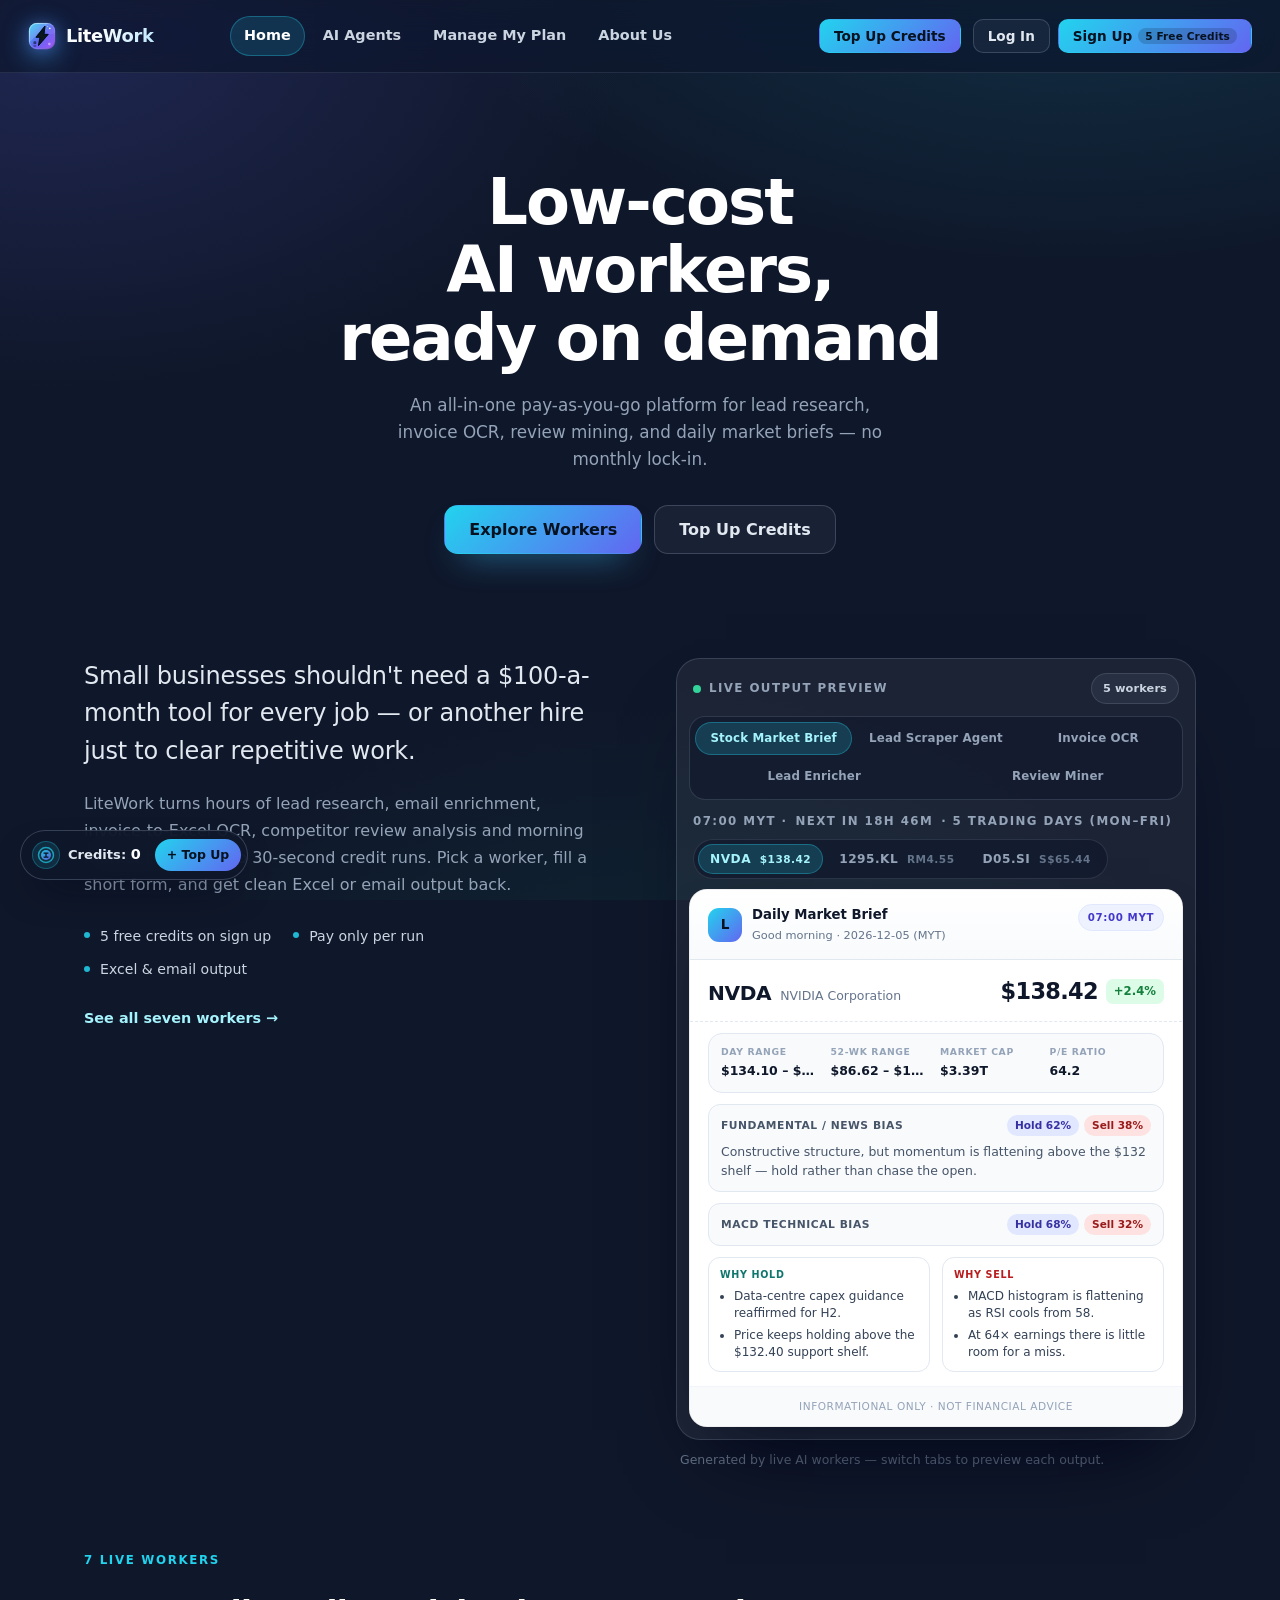
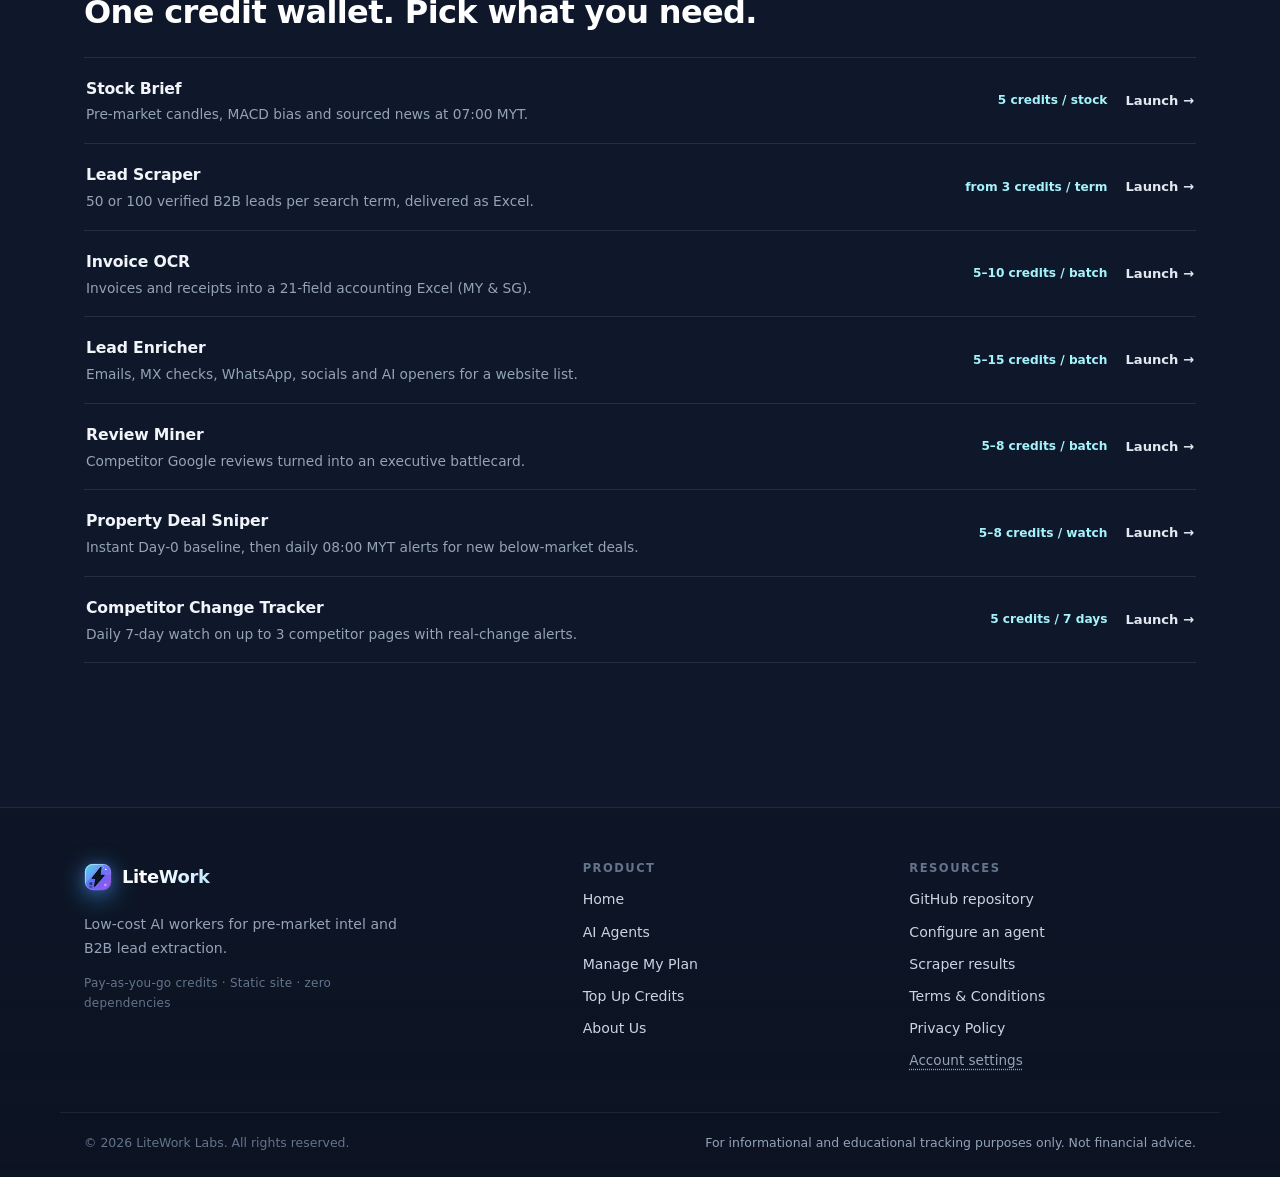
<file: backup_template2/index.html>
<!DOCTYPE html>
<html lang="en">
<head>
  <meta charset="UTF-8" />
  <meta name="viewport" content="width=device-width, initial-scale=1.0, maximum-scale=1.0, user-scalable=no" />
  <title>LiteWork — Your Low-Cost AI Workforce</title>
  <meta name="description" content="LiteWork gives you five low-cost AI workers pay-as-you-go: a 07:00 MYT stock brief, a B2B lead scraper, invoice OCR, a website/email lead enricher and a competitor review miner. Credits from $5 USD, never expire." />
  <meta name="theme-color" content="#0F172A" />
  <meta property="og:title" content="LiteWork — Your Low-Cost AI Workforce" />
  <meta property="og:description" content="Five live AI workers: a 07:00 MYT stock brief, a B2B Excel lead scraper, an Invoice OCR agent, a Website & Email Lead Enricher and a Competitor Review Miner. Pay as you go with credits." />
  <meta property="og:type" content="website" />
  <link rel="stylesheet" href="styles.css?v=45" />
  <link rel="icon" href="data:image/svg+xml,%3Csvg xmlns='http://www.w3.org/2000/svg' viewBox='0 0 32 32'%3E%3Cdefs%3E%3ClinearGradient id='g' x1='0' y1='0' x2='1' y2='1'%3E%3Cstop offset='0' stop-color='%2322D3EE'/%3E%3Cstop offset='0.52' stop-color='%236366F1'/%3E%3Cstop offset='1' stop-color='%23A855F7'/%3E%3C/linearGradient%3E%3C/defs%3E%3Crect x='1' y='1' width='30' height='30' rx='9' fill='url(%23g)'/%3E%3Cpath d='M19.4 4.6 9.2 17.4h4.55L12 26.9 23 14.2h-4.7z' fill='%2307131F'/%3E%3Ccircle cx='24.9' cy='7.4' r='1.05' fill='%23E0F2FE'/%3E%3C/svg%3E" />
</head>
<body>
  <a class="skip-link" href="#main">Skip to content</a>

  <!-- ======================================================================
       Shared SVG definitions
       ====================================================================== -->
  <svg class="svg-sprite" aria-hidden="true" focusable="false" width="0" height="0">
    <defs>
      <linearGradient id="brandGrad" x1="0" y1="0" x2="1" y2="1">
        <stop offset="0" stop-color="#22D3EE" />
        <stop offset="1" stop-color="#6366F1" />
      </linearGradient>
      <linearGradient id="mascotHead" x1="0" y1="0" x2="0" y2="1">
        <stop offset="0" stop-color="#22314A" />
        <stop offset="1" stop-color="#0B1220" />
      </linearGradient>
      <linearGradient id="mascotRim" x1="0" y1="0" x2="1" y2="1">
        <stop offset="0" stop-color="#22D3EE" />
        <stop offset="0.55" stop-color="#6366F1" />
        <stop offset="1" stop-color="#10B981" />
      </linearGradient>
      <radialGradient id="mascotEye" cx="0.5" cy="0.32" r="0.78">
        <stop offset="0" stop-color="#ECFEFF" />
        <stop offset="0.55" stop-color="#22D3EE" />
        <stop offset="1" stop-color="#0EA5E9" />
      </radialGradient>
      <linearGradient id="goldGrad" x1="0" y1="0" x2="1" y2="0">
        <stop offset="0" stop-color="#F59E0B" />
        <stop offset="1" stop-color="#FCD34D" />
      </linearGradient>
      <!-- LiteWork mark: aurora glass tile + launched spark bolt -->
      <linearGradient id="lwTileGrad" x1="0" y1="0" x2="1" y2="1">
        <stop offset="0" stop-color="#22D3EE" />
        <stop offset="0.52" stop-color="#6366F1" />
        <stop offset="1" stop-color="#A855F7" />
      </linearGradient>
      <linearGradient id="lwRimGrad" x1="0" y1="0" x2="1" y2="1">
        <stop offset="0" stop-color="#F0FDFF" stop-opacity="0.9" />
        <stop offset="0.55" stop-color="#F0FDFF" stop-opacity="0.14" />
        <stop offset="1" stop-color="#0B1220" stop-opacity="0.35" />
      </linearGradient>
      <radialGradient id="lwSparkGrad" cx="0.5" cy="0.4" r="0.72">
        <stop offset="0" stop-color="#FFFFFF" />
        <stop offset="0.6" stop-color="#E0F2FE" />
        <stop offset="1" stop-color="#7DD3FC" stop-opacity="0.2" />
      </radialGradient>
      <filter id="lwMarkGlow" x="-40%" y="-40%" width="180%" height="180%">
        <feGaussianBlur stdDeviation="0.9" result="lwBlur" />
        <feMerge>
          <feMergeNode in="lwBlur" />
          <feMergeNode in="SourceGraphic" />
        </feMerge>
      </filter>
      <clipPath id="lwTileClip">
        <rect x="1" y="1" width="30" height="30" rx="9" />
      </clipPath>

      <symbol id="liteworkMark" viewBox="0 0 32 32">
        <rect x="1" y="1" width="30" height="30" rx="9" fill="url(#lwTileGrad)" />
        <g clip-path="url(#lwTileClip)">
          <path d="M1 13C1 6.4 6.4 1 13 1h10L1 24Z" fill="#FFFFFF" opacity="0.16" />
          <circle cx="26" cy="6.5" r="7.5" fill="#FFFFFF" opacity="0.08" />
        </g>
        <rect x="1.6" y="1.6" width="28.8" height="28.8" rx="8.4" fill="none" stroke="url(#lwRimGrad)" stroke-width="1" />
        <path d="M19.4 4.6 9.2 17.4h4.55L12 26.9 23 14.2h-4.7z"
              fill="#07131F" stroke="#07131F" stroke-width="0.8" stroke-linejoin="round"
              filter="url(#lwMarkGlow)" />
        <circle cx="24.9" cy="7.4" r="1.05" fill="url(#lwSparkGrad)" />
        <circle cx="22.5" cy="4.8" r="0.55" fill="#E0F2FE" opacity="0.9" />
        <rect x="6.2" y="21.9" width="3.3" height="3.3" rx="1.05" fill="#07131F" opacity="0.6" />
        <rect x="6.2" y="26" width="3.3" height="2.5" rx="0.95" fill="#07131F" opacity="0.34" />
        <rect x="22.9" y="23.6" width="2.9" height="2.9" rx="0.95" fill="#FFFFFF" opacity="0.42" />
      </symbol>
      <filter id="mascotGlow" x="-60%" y="-60%" width="220%" height="220%">
        <feGaussianBlur stdDeviation="2.4" result="blur" />
        <feMerge>
          <feMergeNode in="blur" />
          <feMergeNode in="SourceGraphic" />
        </feMerge>
      </filter>
    </defs>
  </svg>

  <!-- ======================================================================
       Sticky glass navbar
       ====================================================================== -->
  <header class="navbar" id="navbar">
    <div class="nav-inner">
      <a class="brand" href="#home" aria-label="LiteWork — home">
        <span class="brand-mark" aria-hidden="true">
          <svg viewBox="0 0 32 32" width="28" height="28">
            <use href="#liteworkMark"></use>
          </svg>
        </span>
        <span class="brand-text">LiteWork</span>
      </a>

      <nav class="nav-links" id="navLinks" aria-label="Primary">
        <a href="#home" data-route="home">Home</a>
        <a href="#agents" data-route="agents">AI Agents</a>
        <a href="#plans" data-route="plans">Manage My Plan</a>
        <a href="#about" data-route="about">About Us</a>
        <a class="btn btn-primary btn-sm nav-cta-mobile" href="#topup">Top Up Credits</a>
      </nav>

      <div class="nav-actions">
        <a class="btn btn-primary btn-sm nav-cta" href="#topup">Top Up Credits</a>
        <button class="nav-toggle" id="navToggle" type="button" aria-label="Toggle navigation" aria-expanded="false" aria-controls="navLinks">
          <span></span><span></span><span></span>
        </button>

        <!-- Profile UI is deliberately the rightmost header item. -->
        <div class="profile-slot" id="profileSlot">
          <div class="auth-guest" id="authGuest">
            <button type="button" class="btn btn-ghost btn-sm auth-login-btn" data-auth-open="login">Log In</button>
            <button type="button" class="btn btn-primary btn-sm auth-signup-btn" data-auth-open="register">
              Sign Up
              <span class="auth-signup-free">5 Free Credits</span>
            </button>
          </div>

          <div class="auth-user" id="authUser" hidden>
            <button type="button" class="user-pill" id="accountPill" aria-haspopup="dialog" aria-label="Open profile and account settings">
              <span class="user-avatar" id="navAvatar" aria-hidden="true"></span>
              <span class="user-meta">
                <strong id="navUserName">Account</strong>
              </span>
              <span class="user-credit-badge" id="navCreditBadge">
                Credits <strong data-credit-count>0</strong>
              </span>
              <span class="user-chevron" aria-hidden="true">⌄</span>
            </button>
          </div>
        </div>
      </div>
    </div>
  </header>

  <main id="main" tabindex="-1">
    <!-- ====================================================================
         VIEW · HOME
         ==================================================================== -->
    <section class="view is-active" data-view="home" id="view-home">
      <!-- TEMPLATE 1 · original Home layout. Switch CONFIG.HOME_TEMPLATE to
           'template1' in config.js to restore this instantly. -->
      <div id="homeTemplate1" data-home-template="template1" hidden>
      <div class="hero">
        <div class="container hero-grid">
          <div class="hero-copy">
            <span class="badge-live">
              <span class="live-dot" aria-hidden="true"></span>
              <strong>5 Live Agents Ready</strong>
              <span class="badge-divider" aria-hidden="true">|</span>
              Pay-as-you-go credits
            </span>

            <h1>Your low-cost AI workforce,<br /><span class="text-grad">on demand.</span></h1>

            <p class="lead">
              Low-cost, pay-as-you-go AI workers for the repetitive back-office — lead research,
              email enrichment, invoice-to-Excel OCR, competitor review analysis and daily stock
              briefs. No hiring, no monthly SaaS retainers.
            </p>

            <div class="hero-cta">
              <a class="btn btn-primary btn-lg" href="#agents">Explore Agents</a>
              <a class="btn btn-ghost btn-lg" href="#topup">Top Up Credits</a>
            </div>

            <ul class="hero-trust">
              <li>
                <svg viewBox="0 0 20 20" width="16" height="16" aria-hidden="true"><path d="M4 10.5l4 4 8-8" fill="none" stroke="#34D399" stroke-width="2.2" stroke-linecap="round" stroke-linejoin="round"/></svg>
                5 AI workers live
              </li>
              <li>
                <svg viewBox="0 0 20 20" width="16" height="16" aria-hidden="true"><path d="M4 10.5l4 4 8-8" fill="none" stroke="#34D399" stroke-width="2.2" stroke-linecap="round" stroke-linejoin="round"/></svg>
                Credits never expire
              </li>
              <li>
                <svg viewBox="0 0 20 20" width="16" height="16" aria-hidden="true"><path d="M4 10.5l4 4 8-8" fill="none" stroke="#34D399" stroke-width="2.2" stroke-linecap="round" stroke-linejoin="round"/></svg>
                Email + Excel output
              </li>
            </ul>
          </div>

          <div class="hero-visual" data-home-preview-mount="template1">
            <div class="preview-shell" id="homePreviewHost">
              <div class="preview-head">
                <span class="preview-label"><span class="live-dot" aria-hidden="true"></span> Live output preview</span>
                <span class="mini-pill">5 workers</span>
              </div>

              <div class="home-tabs" role="tablist" aria-label="Agent output preview">
                <button type="button" class="home-tab is-active" data-home-tab="stock" role="tab" aria-selected="true">Stock Market Brief</button>
                <button type="button" class="home-tab" data-home-tab="scraper" role="tab" aria-selected="false">Lead Scraper Agent</button>
                <button type="button" class="home-tab" data-home-tab="invoice" role="tab" aria-selected="false">Invoice OCR</button>
                <button type="button" class="home-tab" data-home-tab="enricher" role="tab" aria-selected="false">Lead Enricher</button>
                <button type="button" class="home-tab" data-home-tab="review" role="tab" aria-selected="false">Review Miner</button>
              </div>

              <div class="preview-body">
              <div class="home-pane" data-home-pane="stock">
                <div class="preview-subhead">
                  <span class="preview-label">07:00 MYT · <span id="nextBriefIn">next brief soon</span> · 5 trading days (Mon–Fri)</span>
                  <div class="brief-tabs" role="tablist" aria-label="Preview a ticker">
                    <button type="button" class="brief-tab is-active" data-preview-tab="NVDA" role="tab" aria-selected="true">NVDA <span class="brief-tab-price">$138.42</span></button>
                    <button type="button" class="brief-tab" data-preview-tab="1295.KL" role="tab" aria-selected="false">1295.KL <span class="brief-tab-price">RM4.55</span></button>
                    <button type="button" class="brief-tab" data-preview-tab="D05.SI" role="tab" aria-selected="false">D05.SI <span class="brief-tab-price">S$65.44</span></button>
                  </div>
                </div>
                <div id="homeBrief" aria-live="polite"></div>
              </div>

              <div class="home-pane" data-home-pane="scraper" hidden>
                <div class="home-scrape">
                  <div class="home-scrape-head">
                    <div class="home-scrape-title">
                      <strong>LiteWork_Leads_sample.xlsx</strong>
                      <span>50–100 leads/term · up to 500 · 4 columns</span>
                    </div>
                    <span class="mini-pill mini-pill-emerald">100% · ready</span>
                  </div>
                  <div class="home-progress"><span></span></div>
                  <div class="table-scroll">
                    <table class="leads-table home-leads">
                      <thead>
                        <tr>
                          <th>Company Name</th><th>Phone Number</th><th>Website</th><th>City</th>
                        </tr>
                      </thead>
                      <tbody>
                        <tr><td class="cell-strong">Meridian Precision Sdn Bhd</td><td>+60 3 2288 4410</td><td>meridianprecision.com.my</td><td>Shah Alam</td></tr>
                        <tr><td class="cell-strong">Apex CNC Machining</td><td>+60 4 615 2200</td><td>apexcnc.com.my</td><td>Penang</td></tr>
                        <tr><td class="cell-strong">Summit Automation</td><td>+60 3 7721 9080</td><td>summitauto.com.my</td><td>Kuala Lumpur</td></tr>
                        <tr><td class="cell-strong">Cobalt Packaging Works</td><td>+60 7 558 3140</td><td>cobaltpack.com.my</td><td>Johor Bahru</td></tr>
                        <tr><td class="cell-strong">Lumen Medical Supply</td><td>+60 3 6201 4477</td><td>lumenmed.com.my</td><td>Petaling Jaya</td></tr>
                      </tbody>
                    </table>
                  </div>
                  <p class="preview-fine">5 of 500 rows · 50–100 leads per term · downloads as .xlsx</p>
                </div>
              </div>

              <div class="home-pane" data-home-pane="invoice" hidden>
                <div class="home-scrape">
                  <div class="home-scrape-head">
                    <div class="home-scrape-title">
                      <strong>LiteWork_Xero_Bills_sample.xlsx</strong>
                      <span>Sample for Xero Bills Import</span>
                      <span class="home-scrape-meta">11 Xero columns · Single sheet (also supports Standard 21-field MY/SG & SQL Account / AutoCount)</span>
                    </div>
                    <span class="mini-pill mini-pill-emerald">Xero ready</span>
                  </div>
                  <div class="home-progress"><span></span></div>
                  <div class="table-scroll">
                    <table class="leads-table home-leads xero-home-table">
                      <thead>
                        <tr>
                          <th>*ContactName</th><th>*InvoiceNumber</th><th>*InvoiceDate</th><th>*DueDate</th><th>Reference</th><th>*Description</th><th>*Quantity</th><th>*UnitAmount</th><th>*TaxType</th><th>Currency</th>
                        </tr>
                      </thead>
                      <tbody>
                        <tr><td class="cell-strong">Apex Packaging Sdn Bhd</td><td>INV-2026-001</td><td>2026-11-10</td><td>2026-12-10</td><td>PO-LW-8801</td><td>Corrugated Shipping Box (Carton of 50)</td><td>10</td><td>85.00</td><td>SST @ 8%</td><td>MYR</td></tr>
                        <tr><td class="cell-strong">CloudNova Technologies Pte Ltd</td><td>CNV-2026-4419</td><td>2026-11-15</td><td>2026-11-15</td><td>PO-LW-8812</td><td>Managed Cloud VPS Cluster (Monthly)</td><td>1</td><td>240.00</td><td>GST @ 9%</td><td>SGD</td></tr>
                        <tr><td class="cell-strong">CloudNova Technologies Pte Ltd</td><td>CNV-2026-4419</td><td>2026-11-15</td><td>2026-11-15</td><td>PO-LW-8812</td><td>Discount / Rounding</td><td>1</td><td>-20.00</td><td>Tax Exempt</td><td>SGD</td></tr>
                        <tr><td class="cell-strong">Pacific Tech Solutions LLC</td><td>PT-2026-9032</td><td>2026-11-19</td><td>2026-12-19</td><td>PO-US-2026-17</td><td>Enterprise API License (Annual)</td><td>1</td><td>490.00</td><td>Zero Rated</td><td>USD</td></tr>
                      </tbody>
                    </table>
                  </div>
                  <p class="preview-fine">Sample output for Xero use · Switch to Standard or SQL Account / AutoCount in the launcher</p>
                </div>
              </div>

              <div class="home-pane" data-home-pane="enricher" hidden>
                <div class="home-scrape">
                  <div class="home-scrape-head">
                    <div class="home-scrape-title">
                      <strong>LiteWork_Enriched_Leads_sample.xlsx</strong>
                      <span>120 sites · +10 columns · 1.4 MB</span>
                    </div>
                    <span class="mini-pill mini-pill-emerald">100% · ready</span>
                  </div>
                  <div class="home-progress"><span></span></div>
                  <div class="table-scroll">
                    <table class="leads-table home-leads">
                      <thead>
                        <tr>
                          <th>Company</th><th>Website Status</th><th>Primary Email</th><th>MX Verified</th><th>WhatsApp Link</th><th>Outreach Opener</th>
                        </tr>
                      </thead>
                      <tbody>
                        <tr><td class="cell-strong">Meridian Precision Sdn Bhd</td><td>Live</td><td>sales@meridianprecision.com.my</td><td>Valid MX</td><td>wa.me/60123884410</td><td>Cut packaging lead times…</td></tr>
                        <tr><td class="cell-strong">Apex CNC Machining</td><td>Live</td><td>enquiry@apexcnc.com.my</td><td>Valid MX</td><td>wa.me/60162207712</td><td>Hold tighter tolerances…</td></tr>
                        <tr><td class="cell-strong">Summit Automation</td><td>Live</td><td>hello@summitauto.com.my</td><td>Valid MX</td><td>—</td><td>Automate your line…</td></tr>
                        <tr><td class="cell-strong">Cobalt Packaging Works</td><td>Live</td><td>—</td><td>No MX</td><td>—</td><td>—</td></tr>
                        <tr><td class="cell-strong">Lumen Medical Supply</td><td>Live</td><td>procurement@lumenmed.com.my</td><td>Valid MX</td><td>wa.me/60114029981</td><td>Faster medical supply…</td></tr>
                      </tbody>
                    </table>
                  </div>
                  <p class="preview-fine">5 of 120 rows · downloads as .xlsx</p>
                </div>
              </div>

              <div class="home-pane" data-home-pane="review" hidden>
                <div class="home-scrape">
                  <div class="home-scrape-head">
                    <div class="home-scrape-title">
                      <strong>LiteWork_Review_Battlecard_sample.xlsx</strong>
                      <span>4 competitors · 3 sheets · 812 reviews</span>
                    </div>
                    <span class="mini-pill mini-pill-emerald">100% · ready</span>
                  </div>
                  <div class="home-progress"><span></span></div>
                  <div class="table-scroll">
                    <table class="leads-table home-leads">
                      <thead>
                        <tr>
                          <th>Competitor</th><th>Avg Rating</th><th>Top Complaint Themes</th><th>Biggest Vulnerability</th><th>Sales Counter-Pitch</th>
                        </tr>
                      </thead>
                      <tbody>
                        <tr><td class="cell-strong">ABC Dental Clinic</td><td>3.9★</td><td>Long waits · Price shocks</td><td>No transparent quotes</td><td>Fixed-price plans up front</td></tr>
                        <tr><td class="cell-strong">Bright Smile JB</td><td>4.1★</td><td>Rushed consults</td><td>Weak follow-up</td><td>Free 14-day review</td></tr>
                        <tr><td class="cell-strong">SmileWorks Lab</td><td>3.6★</td><td>Hidden lab fees</td><td>Billing surprises</td><td>All-inclusive pricing</td></tr>
                        <tr><td class="cell-strong">City Dental Group</td><td>4.4★</td><td>Weekend unavailability</td><td>No weekend slots</td><td>Saturday openings</td></tr>
                      </tbody>
                    </table>
                  </div>
                  <p class="preview-fine">4 of 4 competitors · downloads as .xlsx</p>
                </div>
              </div>
              </div>
            </div>
            <p class="preview-note">Generated by live AI workers — switch tabs to preview each output.</p>
          </div>
        </div>
      </div>

      <div class="container">
        <div class="stats-band">
          <div class="stat">
            <span class="stat-value">5</span>
            <span class="stat-label">Live agents</span>
          </div>
          <div class="stat">
            <span class="stat-value">07:00</span>
            <span class="stat-label">MYT brief</span>
          </div>
          <div class="stat">
            <span class="stat-value">500</span>
            <span class="stat-label">Leads per run</span>
          </div>
          <div class="stat">
            <span class="stat-value">5–15 <em>credits</em></span>
            <span class="stat-label">Per run</span>
          </div>
        </div>
      </div>

      <section class="section" aria-labelledby="whatTitle">
        <div class="container">
          <div class="section-head">
            <span class="eyebrow">What LiteWork is · Why LiteWork</span>
            <h2 id="whatTitle">AI workers for the repetitive back-office.</h2>
            <p>
              LiteWork gives you a small roster of specialized AI workers you pay for by the task —
              lead research, email enrichment, invoice-to-Excel OCR, competitor review analysis and
              daily stock briefs. Hire them in seconds, get structured results back by email and
              Excel, and never sign up for a monthly SaaS retainer again.
            </p>
          </div>

          <div class="why-grid">
            <article class="why-card">
              <span class="why-icon" aria-hidden="true">💳</span>
              <h3>Pay Only When You Run</h3>
              <p>No monthly subscriptions or auto-renewals — and your credits never expire.</p>
            </article>
            <article class="why-card">
              <span class="why-icon" aria-hidden="true">⚡</span>
              <h3>Hours of Manual Work in Minutes</h3>
              <p>Turn messy PDFs, Google Maps searches and websites into clean Excel sheets.</p>
            </article>
            <article class="why-card">
              <span class="why-icon" aria-hidden="true">🧩</span>
              <h3>Zero Prompt Engineering</h3>
              <p>Fill in a 30-second form and get structured <code>.xlsx</code> files emailed straight to your inbox.</p>
            </article>
            <article class="why-card">
              <span class="why-icon" aria-hidden="true">🎁</span>
              <h3>Start Free</h3>
              <p>Every new account gets 5 free credits to test any worker.</p>
            </article>
          </div>
        </div>
      </section>

      <section class="section" aria-labelledby="howTitle">
        <div class="container">
          <div class="section-head">
            <span class="eyebrow">How it works</span>
            <h2 id="howTitle">Any agent in three steps.</h2>
            <p>Credits are the only currency. No subscriptions.</p>
          </div>

          <div class="steps-grid steps-grid-3">
            <article class="step-card">
              <span class="step-index">01</span>
              <span class="step-icon" aria-hidden="true">
                <svg viewBox="0 0 24 24" width="22" height="22" fill="none" stroke="#22D3EE" stroke-width="1.8" stroke-linecap="round" stroke-linejoin="round">
                  <rect x="3" y="6" width="18" height="13" rx="3" /><path d="M3 10h18" /><circle cx="17" cy="14.5" r="1.4" />
                </svg>
              </span>
              <h3>Top up credits</h3>
              <p>Buy any USD pack once.</p>
              <span class="mini-pill">From $5</span>
            </article>

            <article class="step-card">
              <span class="step-index">02</span>
              <span class="step-icon" aria-hidden="true">
                <svg viewBox="0 0 24 24" width="22" height="22" fill="none" stroke="#818CF8" stroke-width="1.8" stroke-linecap="round" stroke-linejoin="round">
                  <path d="M4 7h16M4 12h16M4 17h16" /><circle cx="8" cy="7" r="2" /><circle cx="15" cy="12" r="2" /><circle cx="10" cy="17" r="2" />
                </svg>
              </span>
              <h3>Pick an agent</h3>
              <p>Tickers, terms, invoices or competitor URLs.</p>
              <span class="mini-pill">5 live agents</span>
            </article>

            <article class="step-card">
              <span class="step-index">03</span>
              <span class="step-icon" aria-hidden="true">
                <svg viewBox="0 0 24 24" width="22" height="22" fill="none" stroke="#34D399" stroke-width="1.8" stroke-linecap="round" stroke-linejoin="round">
                  <rect x="3" y="5" width="18" height="14" rx="2.5" /><path d="M3.5 6.5L12 13l8.5-6.5" />
                </svg>
              </span>
              <h3>Receive output</h3>
              <p>07:00 MYT email or .xlsx.</p>
              <span class="mini-pill">Email + Excel</span>
            </article>
          </div>
        </div>
      </section>

      <div class="container">
        <div class="cta-band">
          <div>
            <h2>Five agents. One credit wallet.</h2>
            <p>Start with $5. Add agents when the workload grows.</p>
          </div>
          <div class="cta-band-actions">
            <a class="btn btn-primary btn-lg" href="#agents">Explore Agents</a>
            <a class="btn btn-ghost btn-lg" href="#topup">Top Up Credits</a>
          </div>
        </div>
      </div>
      </div><!-- /homeTemplate1 -->

      <!-- TEMPLATE 2 · calm editorial layout (default via CONFIG.HOME_TEMPLATE) -->
      <div id="homeTemplate2" data-home-template="template2" hidden>
        <section class="home2-hero">
          <div class="container home2-hero-inner">
            <h1 class="home2-title">Low-cost AI workers,<br />ready on demand</h1>
            <p class="home2-lede">
              An all-in-one pay-as-you-go platform for lead research, invoice OCR,
              review mining, and daily market briefs — no monthly lock-in.
            </p>
            <div class="home2-cta">
              <a class="btn btn-primary btn-lg" href="#agents">Explore Workers</a>
              <a class="btn btn-ghost btn-lg" href="#topup">Top Up Credits</a>
            </div>
          </div>
        </section>

        <section class="home2-split">
          <div class="container home2-split-grid">
            <div class="home2-prose">
              <p class="home2-lead">
                Small businesses shouldn't need a $100-a-month tool for every job — or another
                hire just to clear repetitive work.
              </p>
              <p class="home2-body">
                LiteWork turns hours of lead research, email enrichment, invoice-to-Excel OCR,
                competitor review analysis and morning market tracking into 30-second credit
                runs. Pick a worker, fill a short form, and get clean Excel or email output back.
              </p>
              <ul class="home2-facts">
                <li>5 free credits on sign up</li>
                <li>Pay only per run</li>
                <li>Excel & email output</li>
              </ul>
              <a class="home2-textlink" href="#agents">See all seven workers →</a>
            </div>

            <div class="home2-preview">
              <div data-home-preview-mount="template2"></div>
              <p class="preview-note home2-preview-note">
                Generated by live AI workers — switch tabs to preview each output.
              </p>
            </div>
          </div>
        </section>

        <section class="home2-index">
          <div class="container">
            <div class="home2-index-head">
              <span class="eyebrow">7 Live Workers</span>
              <h2>One credit wallet. Pick what you need.</h2>
            </div>

            <ul class="home2-worker-list">
              <li>
                <div class="home2-worker-copy">
                  <strong>Stock Brief</strong>
                  <span>Pre-market candles, MACD bias and sourced news at 07:00 MYT.</span>
                </div>
                <span class="home2-cost">5 credits / stock</span>
                <a class="home2-launch" href="#agents">Launch →</a>
              </li>
              <li>
                <div class="home2-worker-copy">
                  <strong>Lead Scraper</strong>
                  <span>50 or 100 verified B2B leads per search term, delivered as Excel.</span>
                </div>
                <span class="home2-cost">from 3 credits / term</span>
                <a class="home2-launch" href="#agents">Launch →</a>
              </li>
              <li>
                <div class="home2-worker-copy">
                  <strong>Invoice OCR</strong>
                  <span>Invoices and receipts into a 21-field accounting Excel (MY & SG).</span>
                </div>
                <span class="home2-cost">5–10 credits / batch</span>
                <a class="home2-launch" href="#agents">Launch →</a>
              </li>
              <li>
                <div class="home2-worker-copy">
                  <strong>Lead Enricher</strong>
                  <span>Emails, MX checks, WhatsApp, socials and AI openers for a website list.</span>
                </div>
                <span class="home2-cost">5–15 credits / batch</span>
                <a class="home2-launch" href="#agents">Launch →</a>
              </li>
              <li>
                <div class="home2-worker-copy">
                  <strong>Review Miner</strong>
                  <span>Competitor Google reviews turned into an executive battlecard.</span>
                </div>
                <span class="home2-cost">5–8 credits / batch</span>
                <a class="home2-launch" href="#agents">Launch →</a>
              </li>
              <li>
                <div class="home2-worker-copy">
                  <strong>Property Deal Sniper</strong>
                  <span>Instant Day-0 baseline, then daily 08:00 MYT alerts for new below-market deals.</span>
                </div>
                <span class="home2-cost">5–8 credits / watch</span>
                <a class="home2-launch" href="#agents">Launch →</a>
              </li>
              <li>
                <div class="home2-worker-copy">
                  <strong>Competitor Change Tracker</strong>
                  <span>Daily 7-day watch on up to 3 competitor pages with real-change alerts.</span>
                </div>
                <span class="home2-cost">5 credits / 7 days</span>
                <a class="home2-launch" href="#agents">Launch →</a>
              </li>
            </ul>
          </div>
        </section>
      </div><!-- /homeTemplate2 -->
    </section>

    <!-- ====================================================================
         VIEW · AGENTIC AGENT
         ==================================================================== -->
    <section class="view" data-view="agents" id="view-agents">
      <div class="container page-head">
        <span class="eyebrow">LiteWork AI workers</span>
        <h1>Seven live workers. One credit wallet.</h1>
        <p>Pay per run with credits. No seats, no contracts.</p>
      </div>

      <div class="container agent-layout">
        <!-- Category filter pills (live counts) -->
        <div class="agent-filter" role="tablist" aria-label="Filter agents by category">
          <button type="button" class="agent-filter-pill is-active" data-agent-filter="all" role="tab" aria-selected="true">
            All <span class="agent-filter-count">7</span>
          </button>
          <button type="button" class="agent-filter-pill" data-agent-filter="sales" role="tab" aria-selected="false">
            Sales & Leads <span class="agent-filter-count">2</span>
          </button>
          <button type="button" class="agent-filter-pill" data-agent-filter="market" role="tab" aria-selected="false">
            Market Intelligence <span class="agent-filter-count">3</span>
          </button>
          <button type="button" class="agent-filter-pill" data-agent-filter="finance" role="tab" aria-selected="false">
            Finance & Accounting <span class="agent-filter-count">1</span>
          </button>
          <button type="button" class="agent-filter-pill" data-agent-filter="property" role="tab" aria-selected="false">
            Property & Living <span class="agent-filter-count">1</span>
          </button>
        </div>

        <!-- Top-mounted 3-agents-per-page pagination (above the grid) -->
        <div class="agent-pager" id="agentPager" aria-label="Agent directory pages" hidden>
          <button type="button" class="agent-pager-btn" id="agentPrev" disabled aria-disabled="true">← Prev</button>
          <span class="agent-pager-info" id="agentPageInfo" aria-live="polite">Page 1 of 3</span>
          <div class="agent-pager-nums" id="agentPageNums"></div>
          <button type="button" class="agent-pager-btn" id="agentNext">Next →</button>
        </div>

        <div class="agent-grid" id="agentGrid">
        <!-- Row 1 · Flagship: Stock Market News Agent -->
        <article class="agent-card agent-card-featured agent-card-grid" id="stockAgentCard" data-agent-cat="market">
          <div class="agent-visual">
            <div class="agent-visual-glow" aria-hidden="true"></div>

            <!-- Cute pro-trader mascot: fedora + tie + floating candles -->
            <svg class="mascot" viewBox="0 0 210 160" role="img" aria-label="Stock Market News Agent mascot — a cute robot trader in a fedora with a floating bullish candlestick">
              <g class="mascot-bob">
                <!-- floating bullish candles -->
                <g class="mascot-candle">
                  <g stroke="#10B981" stroke-width="2" stroke-linecap="round">
                    <path d="M170 72 V58" /><path d="M180 62 V46" /><path d="M190 50 V34" />
                  </g>
                  <g fill="#10B981">
                    <rect x="166.5" y="62" width="7" height="10" rx="1.6" />
                    <rect x="176.5" y="52" width="7" height="10" rx="1.6" />
                    <rect x="186.5" y="40" width="7" height="10" rx="1.6" fill="#34D399" />
                  </g>
                  <path d="M160 88 L196 44" fill="none" stroke="#22D3EE" stroke-width="2.4" stroke-linecap="round" />
                  <path d="M196 44 L189 46 M196 44 L194 51" fill="none" stroke="#22D3EE" stroke-width="2.4" stroke-linecap="round" />
                </g>

                <!-- ears -->
                <g fill="#1E293B" stroke="#22D3EE" stroke-width="1.6">
                  <rect x="24" y="76" width="9" height="20" rx="4.5" />
                  <rect x="143" y="76" width="9" height="20" rx="4.5" />
                </g>

                <!-- head -->
                <rect x="34" y="46" width="108" height="80" rx="30" fill="url(#mascotHead)" stroke="url(#mascotRim)" stroke-width="2.4" />
                <rect x="46" y="58" width="84" height="60" rx="21" fill="#0B1220" opacity="0.75" />

                <!-- blinking eyes -->
                <g class="mascot-eyes">
                  <ellipse cx="68" cy="84" rx="9" ry="10" fill="url(#mascotEye)" filter="url(#mascotGlow)" />
                  <ellipse cx="108" cy="84" rx="9" ry="10" fill="url(#mascotEye)" filter="url(#mascotGlow)" />
                  <circle cx="70.5" cy="80.5" r="2.4" fill="#F0FDFF" opacity="0.95" />
                  <circle cx="110.5" cy="80.5" r="2.4" fill="#F0FDFF" opacity="0.95" />
                </g>

                <!-- cheeks + smile -->
                <circle cx="56" cy="101" r="3.4" fill="#F472B6" opacity="0.35" />
                <circle cx="120" cy="101" r="3.4" fill="#F472B6" opacity="0.35" />
                <path class="mascot-smile" d="M76 100 Q88 109 100 100" fill="none" stroke="#22D3EE" stroke-width="3" stroke-linecap="round" />

                <!-- collar + tie -->
                <path d="M64 126 L88 142 L112 126 L104 126 L88 134 L72 126 Z" fill="#F8FAFC" />
                <path d="M84 130 L92 137 L88 152 L84 137 Z" fill="#DC2626" />
                <path d="M84 130 L92 137 L88 132 Z" fill="#B91C1C" opacity="0.7" />

                <!-- tilted fedora -->
                <g class="mascot-hat" transform="rotate(-7 88 46)">
                  <rect x="58" y="14" width="60" height="34" rx="13" fill="url(#mascotHead)" stroke="url(#mascotRim)" stroke-width="2" />
                  <rect x="58" y="34" width="60" height="10" rx="3" fill="url(#goldGrad)" />
                  <rect x="58" y="34" width="16" height="10" rx="3" fill="#6366F1" />
                  <path d="M70 22 Q88 16 106 22" fill="none" stroke="#64748B" stroke-width="1.6" opacity="0.55" />
                  <ellipse cx="88" cy="48" rx="55" ry="11" fill="#0B1220" stroke="url(#mascotRim)" stroke-width="2" />
                </g>
              </g>
            </svg>

            <span class="agent-status">
              <span class="status-dot" aria-hidden="true"></span>
              Ready & Online · Delivers Daily at 07:00 MYT
            </span>
          </div>

          <div class="agent-body">
            <div class="agent-title-row">
              <h2>Stock Market News Agent</h2>
              <span class="price-tag">5 Credits / Stock · 5 Trading Days</span>
            </div>
            <p class="agent-desc">Verified candles, MACD bias and curated news — one pre-market brief for US, Bursa Malaysia & SGX tickers.</p>

            <div class="pill-row">
              <span class="mini-pill">🇺🇸 US · 🇲🇾 MY · 🇸🇬 SG</span>
              <span class="mini-pill">07:00 MYT · Mon–Fri</span>
              <span class="mini-pill">MACD + News</span>
              <span class="mini-pill">5 Trading Days</span>
            </div>

            <div class="agent-actions">
              <button type="button" class="btn btn-ghost" data-open-sample>View Live Sample Output</button>
              <button type="button" class="btn btn-subscribe is-disabled" id="subscribeBtn" disabled aria-disabled="true">Subscribe</button>
            </div>
            <div class="agent-card-note">
              <p class="subscribe-caption" id="subscribeCaption">
                07:00 MYT Mon–Fri · Skips US market weekends (5 full market briefs).
              </p>
            </div>
          </div>
        </article>

        <!-- Row 1 · Second live agent: Lead Scraper Agent -->
        <article class="agent-card agent-card-featured agent-card-scraper agent-card-grid" id="leadScraperCard" data-agent-cat="sales">
          <div class="agent-visual agent-visual-scraper">
            <div class="agent-visual-glow agent-visual-glow-green" aria-hidden="true"></div>

            <!-- Cute data-scout mascot: sweeping magnifier + floating XLS card -->
            <svg class="mascot mascot-scraper" viewBox="0 0 230 160" role="img" aria-label="Lead Scraper Agent mascot — a cute robot holding a sweeping magnifying glass next to an XLS card">
              <g class="mascot-bob">
                <!-- floating XLS card -->
                <g class="mascot-xls" transform="rotate(-7 28 78)">
                  <rect x="6" y="50" width="46" height="58" rx="8" fill="#F8FAFC" stroke="#CBD5E1" stroke-width="1.5" />
                  <path d="M6 58 Q6 50 14 50 L44 50 Q52 50 52 58 L52 64 L6 64 Z" fill="#16A34A" />
                  <text x="29" y="61" text-anchor="middle" font-family="Inter, Arial, sans-serif" font-size="7.5" font-weight="800" fill="#F0FDF4">XLS</text>
                  <rect x="13" y="72" width="32" height="3" rx="1.5" fill="#CBD5E1" />
                  <rect x="13" y="80" width="24" height="3" rx="1.5" fill="#E2E8F0" />
                  <rect x="13" y="88" width="30" height="3" rx="1.5" fill="#E2E8F0" />
                  <rect x="13" y="96" width="18" height="3" rx="1.5" fill="#E2E8F0" />
                </g>

                <!-- ears + antenna -->
                <g fill="#1E293B" stroke="#10B981" stroke-width="1.6">
                  <rect x="40" y="62" width="9" height="20" rx="4.5" />
                  <rect x="131" y="62" width="9" height="20" rx="4.5" />
                </g>
                <path d="M90 30 V20" stroke="#334155" stroke-width="3.4" stroke-linecap="round" />
                <circle cx="90" cy="16" r="4.6" fill="#34D399" filter="url(#mascotGlow)" />

                <!-- head -->
                <rect x="50" y="30" width="80" height="80" rx="28" fill="url(#mascotHead)" stroke="url(#mascotRim)" stroke-width="2.4" />
                <rect x="60" y="42" width="60" height="56" rx="18" fill="#0B1220" opacity="0.75" />

                <!-- blinking eyes -->
                <g class="mascot-eyes">
                  <ellipse cx="76" cy="66" rx="8.2" ry="9.2" fill="url(#mascotEye)" filter="url(#mascotGlow)" />
                  <ellipse cx="104" cy="66" rx="8.2" ry="9.2" fill="url(#mascotEye)" filter="url(#mascotGlow)" />
                  <circle cx="78.2" cy="62.8" r="2.2" fill="#F0FDFF" opacity="0.95" />
                  <circle cx="106.2" cy="62.8" r="2.2" fill="#F0FDFF" opacity="0.95" />
                </g>

                <!-- smile + cheeks -->
                <circle cx="63" cy="84" r="3.1" fill="#F472B6" opacity="0.35" />
                <circle cx="117" cy="84" r="3.1" fill="#F472B6" opacity="0.35" />
                <path class="mascot-smile" d="M80 84 Q90 92 100 84" fill="none" stroke="#22D3EE" stroke-width="3" stroke-linecap="round" />

                <!-- body + arm -->
                <rect x="66" y="108" width="48" height="26" rx="13" fill="#22314A" stroke="url(#mascotRim)" stroke-width="1.8" />
                <path d="M114 112 L146 106" stroke="#22314A" stroke-width="11" stroke-linecap="round" />
                <path d="M114 112 L146 106" stroke="#22D3EE" stroke-width="1.6" stroke-linecap="round" opacity="0.5" />
                <circle cx="150" cy="105" r="8" fill="#22314A" stroke="#22D3EE" stroke-width="1.8" />

                <!-- sweeping magnifier -->
                <g class="mascot-scan">
                  <line x1="150" y1="105" x2="170" y2="78" stroke="#CBD5E1" stroke-width="6" stroke-linecap="round" />
                  <circle cx="181" cy="64" r="19" fill="rgba(34,211,238,0.14)" stroke="#E2E8F0" stroke-width="4" />
                  <path d="M172 54 Q179 48 188 51" fill="none" stroke="#A5F3FC" stroke-width="2.4" stroke-linecap="round" opacity="0.8" />
                </g>
              </g>
            </svg>

            <span class="agent-status">
              <span class="status-dot" aria-hidden="true"></span>
              Ready & Online · 50–500 Leads (.xlsx)
            </span>
          </div>

          <div class="agent-body">
            <div class="agent-title-row">
              <h2>Lead Scraper Agent</h2>
              <span class="price-tag price-tag-green">3–5 Credits / Term · 50–100 Leads</span>
            </div>
            <p class="agent-desc">Extracts up to 500 verified B2B leads — 50 or 100 per search term — into Excel.</p>

            <div class="pill-row">
              <span class="mini-pill">50–500 Leads · Up to 100/term</span>
              <span class="mini-pill">Up to 10 Terms</span>
              <span class="mini-pill">25-Row Preview</span>
              <span class="mini-pill">Live Progress</span>
            </div>

            <div class="card-job-status" id="scraperCardStatus" hidden></div>

            <div class="agent-actions">
              <button type="button" class="btn btn-ghost" data-open-columns>View Excel Columns</button>
              <button type="button" class="btn btn-subscribe is-disabled" id="scraperSubscribeBtn" disabled aria-disabled="true">Launch Lead Scraper</button>
            </div>
            <div class="agent-card-note">
              <p class="subscribe-caption" id="scraperSubscribeCaption">
                3 credits per 50 leads · 5 credits per 100 leads · Finished .xlsx emailed & downloadable.
              </p>
            </div>
          </div>
        </article>

        <!-- Row 1 · 3rd live worker: Invoice OCR -->
        <article class="agent-card agent-card-featured agent-card-invoice agent-card-grid" id="invoiceAgentCard" data-agent-cat="finance">
          <div class="agent-visual agent-visual-invoice">
            <div class="agent-visual-glow agent-visual-glow-invoice" aria-hidden="true"></div>

            <svg class="inv-mascot" viewBox="0 0 200 160" role="img" aria-label="Invoice OCR Agent — an invoice document being scanned with an OCR beam">
              <g>
                <rect x="44" y="20" width="88" height="114" rx="12" fill="#F8FAFC" stroke="#CBD5E1" stroke-width="2" />
                <path d="M44 44h88v-12a12 12 0 0 0-12-12H56a12 12 0 0 0-12 12z" fill="#6366F1" />
                <text x="88" y="38" text-anchor="middle" font-family="Inter, Arial, sans-serif" font-size="9" font-weight="800" letter-spacing="1" fill="#EEF2FF">INVOICE</text>
                <g fill="#CBD5E1">
                  <rect x="58" y="58" width="58" height="4" rx="2" />
                  <rect x="58" y="70" width="44" height="4" rx="2" />
                  <rect x="58" y="82" width="52" height="4" rx="2" />
                  <rect x="58" y="94" width="36" height="4" rx="2" />
                </g>
                <rect x="58" y="110" width="30" height="13" rx="3" fill="#22D3EE" opacity="0.4" />
                <rect x="94" y="110" width="22" height="13" rx="3" fill="#A855F7" opacity="0.35" />
                <g class="inv-scan">
                  <rect x="34" y="50" width="108" height="6" rx="3" fill="#22D3EE" opacity="0.5" />
                  <rect x="34" y="50" width="108" height="2" rx="1" fill="#E0F2FE" />
                </g>
                <g>
                  <circle cx="150" cy="104" r="20" fill="rgba(34,211,238,0.12)" stroke="#E2E8F0" stroke-width="4" />
                  <line x1="164" y1="118" x2="178" y2="134" stroke="#CBD5E1" stroke-width="6" stroke-linecap="round" />
                  <text x="150" y="109" text-anchor="middle" font-family="Inter, Arial, sans-serif" font-size="11" font-weight="800" fill="#E0F2FE">OCR</text>
                </g>
              </g>
            </svg>

            <span class="agent-status">
              <span class="status-dot" aria-hidden="true"></span>
              Ready & Online · 1–15 files per run
            </span>
          </div>

          <div class="agent-body">
            <div class="agent-title-row">
              <h2>Invoice OCR Agent</h2>
              <span class="price-tag price-tag-invoice">5 Credits (1–5 files) · 10 Credits (6–15 files)</span>
            </div>
            <p class="agent-desc">Batch PDF, e-Invoice, Word/Excel & Clean Scan → Accounting Excel (MY & SG Ready).</p>

            <div class="pill-row">
              <span class="mini-pill">PDF</span>
              <span class="mini-pill">Word .docx</span>
              <span class="mini-pill">Excel .xlsx / .csv</span>
              <span class="mini-pill">Images JPG/PNG/WEBP</span>
              <span class="mini-pill">TXT</span>
            </div>

            <div class="agent-actions">
              <button type="button" class="btn btn-ghost" data-open-invoice-columns>What gets extracted into your Excel (.xlsx)</button>
              <button type="button" class="btn btn-subscribe" data-open-invoice>Launch Invoice OCR</button>
            </div>
            <div class="agent-card-note">
              <p class="subscribe-caption">
                5 credits (1–5 files) · 10 credits (6–15 files). <a href="#topup">Top up credits</a>.
              </p>
            </div>
          </div>
        </article>

        <!-- Row 2 · 4th live worker: Website & Email Lead Enricher -->
        <article class="agent-card agent-card-featured agent-card-enricher agent-card-grid" id="leadEnricherCard" data-agent-cat="sales">
          <div class="agent-visual agent-visual-enricher">
            <div class="agent-visual-glow agent-visual-glow-enricher" aria-hidden="true"></div>

            <svg class="mascot mascot-enricher" viewBox="0 0 230 160" role="img" aria-label="Website and Email Lead Enricher mascot — a cute robot scanning a verified email card with live DNS/MX signal rings">
              <g class="mascot-bob">
                <!-- floating verified email card -->
                <g class="mascot-mail" transform="rotate(-6 33 78)">
                  <rect x="8" y="52" width="50" height="40" rx="7" fill="#F8FAFC" stroke="#CBD5E1" stroke-width="1.5" />
                  <path d="M8 59 L33 75 L58 59" fill="none" stroke="#6366F1" stroke-width="2" stroke-linecap="round" />
                  <path d="M8 57 Q8 52 15 52 L51 52 Q58 52 58 57 L58 59 L33 75 L8 59 Z" fill="#EEF2FF" />
                  <rect x="14" y="79" width="26" height="3" rx="1.5" fill="#CBD5E1" />
                  <rect x="14" y="85" width="18" height="3" rx="1.5" fill="#E2E8F0" />
                  <circle cx="52" cy="90" r="9" fill="#10B981" />
                  <path d="M48 90 L50.5 92.5 L56 87" fill="none" stroke="#F0FDF4" stroke-width="2.2" stroke-linecap="round" stroke-linejoin="round" />
                </g>

                <!-- ears + antenna -->
                <g fill="#1E293B" stroke="#22D3EE" stroke-width="1.6">
                  <rect x="44" y="62" width="9" height="20" rx="4.5" />
                  <rect x="135" y="62" width="9" height="20" rx="4.5" />
                </g>
                <path d="M94 30 V20" stroke="#334155" stroke-width="3.4" stroke-linecap="round" />
                <circle cx="94" cy="16" r="4.6" fill="#22D3EE" filter="url(#mascotGlow)" />

                <!-- head -->
                <rect x="54" y="30" width="80" height="80" rx="28" fill="url(#mascotHead)" stroke="url(#mascotRim)" stroke-width="2.4" />
                <rect x="64" y="42" width="60" height="56" rx="18" fill="#0B1220" opacity="0.75" />

                <!-- blinking eyes -->
                <g class="mascot-eyes">
                  <ellipse cx="80" cy="66" rx="8.2" ry="9.2" fill="url(#mascotEye)" filter="url(#mascotGlow)" />
                  <ellipse cx="108" cy="66" rx="8.2" ry="9.2" fill="url(#mascotEye)" filter="url(#mascotGlow)" />
                  <circle cx="82.2" cy="62.8" r="2.2" fill="#F0FDFF" opacity="0.95" />
                  <circle cx="110.2" cy="62.8" r="2.2" fill="#F0FDFF" opacity="0.95" />
                </g>

                <!-- smile + cheeks -->
                <circle cx="67" cy="84" r="3.1" fill="#F472B6" opacity="0.35" />
                <circle cx="121" cy="84" r="3.1" fill="#F472B6" opacity="0.35" />
                <path class="mascot-smile" d="M84 84 Q94 92 104 84" fill="none" stroke="#22D3EE" stroke-width="3" stroke-linecap="round" />

                <!-- body + arm -->
                <rect x="70" y="108" width="48" height="26" rx="13" fill="#22314A" stroke="url(#mascotRim)" stroke-width="1.8" />
                <path d="M118 112 L150 106" stroke="#22314A" stroke-width="11" stroke-linecap="round" />
                <path d="M118 112 L150 106" stroke="#22D3EE" stroke-width="1.6" stroke-linecap="round" opacity="0.5" />
                <circle cx="154" cy="105" r="8" fill="#22314A" stroke="#22D3EE" stroke-width="1.8" />

                <!-- live DNS / MX verification dial -->
                <g class="mascot-scan">
                  <circle cx="184" cy="70" r="18" fill="rgba(34,211,238,0.14)" stroke="#E2E8F0" stroke-width="3.4" />
                  <path d="M184 52 v36 M166 70 h36" stroke="#A5F3FC" stroke-width="1.4" opacity="0.55" />
                  <path d="M172 60 Q184 49 196 60" fill="none" stroke="#A5F3FC" stroke-width="2" opacity="0.75" />
                  <text x="184" y="75" text-anchor="middle" font-family="Inter, Arial, sans-serif" font-size="9" font-weight="800" fill="#E0F2FE">MX</text>
                </g>
              </g>
            </svg>

            <span class="agent-status">
              <span class="status-dot" aria-hidden="true"></span>
              Ready & Online · 1–300 Websites (.xlsx)
            </span>
          </div>

          <div class="agent-body">
            <div class="agent-title-row">
              <h2>Website & Email Lead Enricher</h2>
              <span class="price-tag price-tag-enricher">5–15 Credits · Up to 300 Sites</span>
            </div>
            <p class="agent-desc">Turn a bare website list into verified emails, MX checks, WhatsApp, socials and AI cold openers.</p>

            <div class="pill-row">
              <span class="mini-pill">Sales & Leads</span>
              <span class="mini-pill">+10 Excel Columns</span>
              <span class="mini-pill">Live MX Check</span>
              <span class="mini-pill">WhatsApp & Socials</span>
            </div>

            <div class="agent-actions">
              <button type="button" class="btn btn-ghost" data-open-enricher-columns>View the 10 Excel Columns</button>
              <button type="button" class="btn btn-subscribe" data-open-enricher>Launch Lead Enricher</button>
            </div>
            <div class="agent-card-note">
              <p class="subscribe-caption">
                5–15 credits per batch (1–300 sites). <a href="#topup">Top up credits</a>.
              </p>
            </div>
          </div>
        </article>

        <!-- Row 2 · 5th live worker: Competitor Review Miner -->
        <article class="agent-card agent-card-featured agent-card-review agent-card-grid" id="reviewMinerCard" data-agent-cat="market">
          <div class="agent-visual agent-visual-review">
            <div class="agent-visual-glow agent-visual-glow-review" aria-hidden="true"></div>

            <svg class="mascot mascot-review" viewBox="0 0 230 160" role="img" aria-label="Competitor Review Miner mascot — a cute robot reading competitor review bubbles and a star rating">
              <g class="mascot-bob">
                <!-- floating review bubble -->
                <g class="mascot-review-card" transform="rotate(-5 34 74)">
                  <rect x="6" y="44" width="56" height="44" rx="10" fill="#F8FAFC" stroke="#CBD5E1" stroke-width="1.5" />
                  <path d="M14 88 L14 98 L26 88 Z" fill="#F8FAFC" stroke="#CBD5E1" stroke-width="1.5" />
                  <text x="34" y="66" text-anchor="middle" font-family="Inter, Arial, sans-serif" font-size="13" font-weight="800" fill="#F59E0B">★★★☆☆</text>
                  <rect x="14" y="72" width="40" height="3" rx="1.5" fill="#CBD5E1" />
                  <rect x="14" y="79" width="26" height="3" rx="1.5" fill="#E2E8F0" />
                </g>

                <!-- ears + antenna -->
                <g fill="#1E293B" stroke="#F59E0B" stroke-width="1.6">
                  <rect x="44" y="62" width="9" height="20" rx="4.5" />
                  <rect x="135" y="62" width="9" height="20" rx="4.5" />
                </g>
                <path d="M94 30 V20" stroke="#334155" stroke-width="3.4" stroke-linecap="round" />
                <circle cx="94" cy="16" r="4.6" fill="#FBBF24" filter="url(#mascotGlow)" />

                <!-- head -->
                <rect x="54" y="30" width="80" height="80" rx="28" fill="url(#mascotHead)" stroke="url(#mascotRim)" stroke-width="2.4" />
                <rect x="64" y="42" width="60" height="56" rx="18" fill="#0B1220" opacity="0.75" />

                <!-- blinking eyes -->
                <g class="mascot-eyes">
                  <ellipse cx="80" cy="66" rx="8.2" ry="9.2" fill="url(#mascotEye)" filter="url(#mascotGlow)" />
                  <ellipse cx="108" cy="66" rx="8.2" ry="9.2" fill="url(#mascotEye)" filter="url(#mascotGlow)" />
                  <circle cx="82.2" cy="62.8" r="2.2" fill="#F0FDFF" opacity="0.95" />
                  <circle cx="110.2" cy="62.8" r="2.2" fill="#F0FDFF" opacity="0.95" />
                </g>

                <!-- smile + cheeks -->
                <circle cx="67" cy="84" r="3.1" fill="#F472B6" opacity="0.35" />
                <circle cx="121" cy="84" r="3.1" fill="#F472B6" opacity="0.35" />
                <path class="mascot-smile" d="M84 84 Q94 92 104 84" fill="none" stroke="#FCD34D" stroke-width="3" stroke-linecap="round" />

                <!-- body + arm -->
                <rect x="70" y="108" width="48" height="26" rx="13" fill="#22314A" stroke="url(#mascotRim)" stroke-width="1.8" />
                <path d="M118 112 L150 106" stroke="#22314A" stroke-width="11" stroke-linecap="round" />
                <path d="M118 112 L150 106" stroke="#F59E0B" stroke-width="1.6" stroke-linecap="round" opacity="0.5" />
                <circle cx="154" cy="105" r="8" fill="#22314A" stroke="#F59E0B" stroke-width="1.8" />

                <!-- complaint bars -->
                <g class="mascot-scan">
                  <rect x="166" y="58" width="12" height="42" rx="4" fill="rgba(248,113,113,0.35)" stroke="#FCA5A5" stroke-width="1.4" />
                  <rect x="182" y="46" width="12" height="54" rx="4" fill="rgba(251,191,36,0.35)" stroke="#FCD34D" stroke-width="1.4" />
                  <rect x="198" y="66" width="12" height="34" rx="4" fill="rgba(52,211,153,0.35)" stroke="#6EE7B7" stroke-width="1.4" />
                  <path d="M166 104 H212" stroke="#94A3B8" stroke-width="2" stroke-linecap="round" />
                </g>
              </g>
            </svg>

            <span class="agent-status">
              <span class="status-dot" aria-hidden="true"></span>
              Ready & Online · 1–5 Competitors
            </span>
          </div>

          <div class="agent-body">
            <div class="agent-title-row">
              <h2>Competitor Review Miner</h2>
              <span class="price-tag price-tag-review">5–8 Credits · 1–5 Competitors</span>
            </div>
            <p class="agent-desc">Mine rival Google reviews into an Executive Battlecard with complaint themes and sales counter-pitches.</p>

            <div class="pill-row">
              <span class="mini-pill">Market Intelligence</span>
              <span class="mini-pill">Executive Battlecard</span>
              <span class="mini-pill">Complaint Breakdown</span>
              <span class="mini-pill">Sales Counter-Pitch</span>
            </div>

            <div class="agent-actions">
              <button type="button" class="btn btn-ghost" data-open-review-sheets>View the 3 Battlecard Sheets</button>
              <button type="button" class="btn btn-subscribe" data-open-review>Launch Review Miner</button>
            </div>
            <div class="agent-card-note">
              <p class="subscribe-caption">
                5 credits (1–3 competitors) · 8 credits (4–5). <a href="#topup">Top up credits</a>.
              </p>
            </div>
          </div>
        </article>

        <!-- Row 3 · 6th live worker: Property Deal Sniper (MY & SG) -->
        <article class="agent-card agent-card-featured agent-card-property agent-card-grid" id="propertyAgentCard" data-agent-cat="property">
          <div class="agent-visual agent-visual-property">
            <div class="agent-visual-glow agent-visual-glow-property" aria-hidden="true"></div>

            <svg class="mascot mascot-property" viewBox="0 0 230 160" role="img" aria-label="Property Deal Sniper mascot — a cute robot holding a price tag beside a house">
              <g class="mascot-bob">
                <!-- floating house -->
                <g class="mascot-property-house" transform="rotate(-4 38 76)">
                  <path d="M8 80 L38 54 L68 80 V118 H8 Z" fill="#F8FAFC" stroke="#CBD5E1" stroke-width="1.8" />
                  <path d="M2 82 L38 50 L74 82" fill="none" stroke="#22D3EE" stroke-width="4" stroke-linecap="round" />
                  <rect x="24" y="94" width="16" height="24" rx="2" fill="#6366F1" opacity="0.7" />
                  <rect x="46" y="92" width="12" height="12" rx="2" fill="#22D3EE" opacity="0.55" />
                </g>

                <!-- ears + antenna -->
                <g fill="#1E293B" stroke="#22D3EE" stroke-width="1.6">
                  <rect x="48" y="62" width="9" height="20" rx="4.5" />
                  <rect x="139" y="62" width="9" height="20" rx="4.5" />
                </g>
                <path d="M98 30 V20" stroke="#334155" stroke-width="3.4" stroke-linecap="round" />
                <circle cx="98" cy="16" r="4.6" fill="#22D3EE" filter="url(#mascotGlow)" />

                <!-- head -->
                <rect x="58" y="30" width="80" height="80" rx="28" fill="url(#mascotHead)" stroke="url(#mascotRim)" stroke-width="2.4" />
                <rect x="68" y="42" width="60" height="56" rx="18" fill="#0B1220" opacity="0.75" />

                <!-- eyes -->
                <g class="mascot-eyes">
                  <ellipse cx="84" cy="66" rx="8.2" ry="9.2" fill="url(#mascotEye)" filter="url(#mascotGlow)" />
                  <ellipse cx="112" cy="66" rx="8.2" ry="9.2" fill="url(#mascotEye)" filter="url(#mascotGlow)" />
                  <circle cx="86.2" cy="62.8" r="2.2" fill="#F0FDFF" opacity="0.95" />
                  <circle cx="114.2" cy="62.8" r="2.2" fill="#F0FDFF" opacity="0.95" />
                </g>

                <!-- smile + cheeks -->
                <circle cx="71" cy="84" r="3.1" fill="#F472B6" opacity="0.35" />
                <circle cx="125" cy="84" r="3.1" fill="#F472B6" opacity="0.35" />
                <path class="mascot-smile" d="M88 84 Q98 92 108 84" fill="none" stroke="#22D3EE" stroke-width="3" stroke-linecap="round" />

                <!-- body + arm holding price tag -->
                <rect x="74" y="108" width="48" height="26" rx="13" fill="#22314A" stroke="url(#mascotRim)" stroke-width="1.8" />
                <path d="M122 112 L154 104" stroke="#22314A" stroke-width="11" stroke-linecap="round" />
                <circle cx="158" cy="103" r="8" fill="#22314A" stroke="#22D3EE" stroke-width="1.8" />
                <g class="mascot-scan">
                  <path d="M168 78 h40 l8 10 -8 10 h-40 z" fill="#F8FAFC" stroke="#22D3EE" stroke-width="1.8" />
                  <circle cx="172" cy="88" r="2.6" fill="#22D3EE" />
                  <text x="196" y="92" text-anchor="middle" font-family="Inter, Arial, sans-serif" font-size="10" font-weight="800" fill="#0F172A">DEAL</text>
                </g>
              </g>
            </svg>

            <span class="agent-status">
              <span class="status-dot" aria-hidden="true"></span>
              Ready & Online · Daily 08:00 MYT Alerts
            </span>
          </div>

          <div class="agent-body">
            <div class="agent-title-row">
              <h2>Property Deal Sniper (MY & SG)</h2>
              <span class="price-tag price-tag-property">5–8 Credits · 7 or 14-Day Sniper</span>
            </div>
            <p class="agent-desc">Runs an instant market baseline Excel today, then watches MY & SG portals every morning at 08:00 MYT — emailing you only when a brand-new unit drops below market median.</p>

            <div class="pill-row">
              <span class="mini-pill">Property & Living</span>
              <span class="mini-pill">Day-0 Baseline</span>
              <span class="mini-pill">Daily 08:00 MYT</span>
              <span class="mini-pill">Below-Market Alerts</span>
            </div>

            <div class="agent-actions">
              <a class="btn btn-ghost" href="#property-results">View Baseline</a>
              <button type="button" class="btn btn-subscribe" data-open-property>Start Deal Sniper</button>
            </div>
            <div class="agent-card-note">
              <p class="subscribe-caption">
                5 credits / 7 days · 8 credits / 14 days · up to 50 deals. <a href="#topup">Top up credits</a>.
              </p>
            </div>
          </div>
        </article>

        <!-- Row 3 · 7th live worker: Competitor Change Tracker -->
        <article class="agent-card agent-card-featured agent-card-competitor agent-card-grid" id="competitorTrackerCard" data-agent-cat="market">
          <div class="agent-visual agent-visual-competitor">
            <div class="agent-visual-glow agent-visual-glow-competitor" aria-hidden="true"></div>

            <svg class="mascot mascot-competitor" viewBox="0 0 230 160" role="img" aria-label="Competitor Change Tracker mascot — a cute robot watching a price chart through binoculars">
              <g class="mascot-bob">
                <!-- floating price chart -->
                <g class="mascot-chart" transform="rotate(-3 40 74)">
                  <rect x="6" y="48" width="66" height="52" rx="8" fill="#F8FAFC" stroke="#CBD5E1" stroke-width="1.6" />
                  <path d="M14 88 L26 74 L38 80 L50 62 L62 68" fill="none" stroke="#F59E0B" stroke-width="3" stroke-linecap="round" stroke-linejoin="round" />
                  <circle cx="38" cy="80" r="3" fill="#F59E0B" />
                  <circle cx="50" cy="62" r="3" fill="#F59E0B" />
                </g>

                <!-- ears + antenna -->
                <g fill="#1E293B" stroke="#F59E0B" stroke-width="1.6">
                  <rect x="52" y="62" width="9" height="20" rx="4.5" />
                  <rect x="143" y="62" width="9" height="20" rx="4.5" />
                </g>
                <path d="M102 30 V20" stroke="#334155" stroke-width="3.4" stroke-linecap="round" />
                <circle cx="102" cy="16" r="4.6" fill="#FBBF24" filter="url(#mascotGlow)" />

                <!-- head -->
                <rect x="62" y="30" width="80" height="80" rx="28" fill="url(#mascotHead)" stroke="url(#mascotRim)" stroke-width="2.4" />
                <rect x="72" y="42" width="60" height="56" rx="18" fill="#0B1220" opacity="0.75" />

                <!-- eyes -->
                <g class="mascot-eyes">
                  <ellipse cx="88" cy="66" rx="8.2" ry="9.2" fill="url(#mascotEye)" filter="url(#mascotGlow)" />
                  <ellipse cx="116" cy="66" rx="8.2" ry="9.2" fill="url(#mascotEye)" filter="url(#mascotGlow)" />
                  <circle cx="90.2" cy="62.8" r="2.2" fill="#F0FDFF" opacity="0.95" />
                  <circle cx="118.2" cy="62.8" r="2.2" fill="#F0FDFF" opacity="0.95" />
                </g>

                <!-- smile + cheeks -->
                <circle cx="75" cy="84" r="3.1" fill="#F472B6" opacity="0.35" />
                <circle cx="129" cy="84" r="3.1" fill="#F472B6" opacity="0.35" />
                <path class="mascot-smile" d="M92 84 Q102 92 112 84" fill="none" stroke="#FCD34D" stroke-width="3" stroke-linecap="round" />

                <!-- body + binoculars -->
                <rect x="78" y="108" width="48" height="26" rx="13" fill="#22314A" stroke="url(#mascotRim)" stroke-width="1.8" />
                <g class="mascot-scan">
                  <path d="M144 92 L170 84" stroke="#22314A" stroke-width="9" stroke-linecap="round" />
                  <rect x="166" y="72" width="16" height="24" rx="6" fill="#22314A" stroke="#F59E0B" stroke-width="1.6" />
                  <rect x="184" y="68" width="16" height="24" rx="6" fill="#22314A" stroke="#F59E0B" stroke-width="1.6" />
                  <path d="M182 82 h4" stroke="#F59E0B" stroke-width="3" stroke-linecap="round" />
                  <path d="M204 64 q10 12 0 24" fill="none" stroke="#FBBF24" stroke-width="2" opacity="0.6" />
                </g>
              </g>
            </svg>

            <span class="agent-status">
              <span class="status-dot" aria-hidden="true"></span>
              Ready & Online · 1–3 URLs · 7 Days
            </span>
          </div>

          <div class="agent-body">
            <div class="agent-title-row">
              <h2>Competitor Change Tracker</h2>
              <span class="price-tag price-tag-competitor">5 Credits / 7 Days · Up to 3 URLs</span>
            </div>
            <p class="agent-desc">Watches up to 3 competitor pricing or promo pages daily and emails you only when real changes appear.</p>

            <div class="pill-row">
              <span class="mini-pill">Market Intelligence</span>
              <span class="mini-pill">Daily Checks</span>
              <span class="mini-pill">7-Day Watch</span>
              <span class="mini-pill">Change Alerts</span>
            </div>

            <div class="agent-actions">
              <a class="btn btn-ghost" href="#plans">Manage My Plan</a>
              <button type="button" class="btn btn-subscribe" data-open-competitor>Start 7-Day Watch</button>
            </div>
            <div class="agent-card-note">
              <p class="subscribe-caption">
                5 credits per 7-day watch · up to 3 URLs. <a href="#topup">Top up credits</a>.
              </p>
            </div>
          </div>
        </article>

        </div>
      </div>
    </section>

    <!-- ====================================================================
         VIEW · MANAGE MY PLAN
         ==================================================================== -->
    <section class="view" data-view="plans" id="view-plans">
      <!-- 1. Live history first (most useful at a glance) -->
      <div class="container page-head center">
        <span class="eyebrow">Your LiteWork account</span>
        <h1>Subscriptions and Purchase History</h1>
        <p>Every subscription and run, grouped by worker — pulled live from your LiteWork account.</p>
      </div>

      <div class="container">
        <div class="panel history-panel" id="historyPanel">
          <div class="panel-head row-head">
            <div>
              <h2>Live activity</h2>
              <p>Validity countdowns, credits spent and download-ready runs.</p>
            </div>
            <button type="button" class="btn btn-ghost btn-sm" id="historyRefresh">Refresh</button>
          </div>

          <div class="history-tabs" role="tablist" aria-label="Filter history by agent">
            <button type="button" class="history-tab is-active" data-history-tab="all" role="tab" aria-selected="true">
              All
            </button>
            <button type="button" class="history-tab" data-history-tab="stock" role="tab" aria-selected="false">
              Stock Market News Agent <span class="history-tab-count" data-hist-count="stock">0</span>
            </button>
            <button type="button" class="history-tab" data-history-tab="b2b" role="tab" aria-selected="false">
              Lead Scraper Agent <span class="history-tab-count" data-hist-count="b2b">0</span>
            </button>
            <button type="button" class="history-tab" data-history-tab="invoice" role="tab" aria-selected="false">
              Invoice OCR <span class="history-tab-count" data-hist-count="invoice">0</span>
            </button>
            <button type="button" class="history-tab" data-history-tab="enricher" role="tab" aria-selected="false">
              Lead Enricher <span class="history-tab-count" data-hist-count="enricher">0</span>
            </button>
            <button type="button" class="history-tab" data-history-tab="review" role="tab" aria-selected="false">
              Review Miner <span class="history-tab-count" data-hist-count="review">0</span>
            </button>
            <button type="button" class="history-tab" data-history-tab="property" role="tab" aria-selected="false">
              Property Sniper <span class="history-tab-count" data-hist-count="property">0</span>
            </button>
            <button type="button" class="history-tab" data-history-tab="tracker" role="tab" aria-selected="false">
              Competitor Tracker <span class="history-tab-count" data-hist-count="tracker">0</span>
            </button>
          </div>

          <div class="history-pane" id="historyPanes" aria-live="polite">
            <section class="hist-group" data-hist-group="stock">
              <div class="hist-group-head">
                <h3>Stock Market News Agent</h3>
                <span class="hist-count" data-hist-count-label="stock">0 subscriptions</span>
              </div>
              <div id="historyStock">
                <p class="empty-note">Log in to load your stock brief subscriptions.</p>
              </div>
            </section>

            <section class="hist-group" data-hist-group="b2b">
              <div class="hist-group-head">
                <h3>Lead Scraper Agent</h3>
                <span class="hist-count" data-hist-count-label="b2b">0 jobs</span>
              </div>
              <div id="historyB2B">
                <p class="empty-note">Log in to load your lead scraping jobs.</p>
              </div>
            </section>

            <section class="hist-group" data-hist-group="invoice">
              <div class="hist-group-head">
                <h3>Invoice OCR</h3>
                <span class="hist-count" data-hist-count-label="invoice">0 jobs</span>
              </div>
              <div id="historyInvoice">
                <p class="empty-note">Log in to load your invoice OCR jobs.</p>
              </div>
            </section>

            <section class="hist-group" data-hist-group="enricher">
              <div class="hist-group-head">
                <h3>Website & Email Lead Enricher</h3>
                <span class="hist-count" data-hist-count-label="enricher">0 jobs</span>
              </div>
              <div id="historyEnricher">
                <p class="empty-note">Log in to load your lead enrichment jobs.</p>
              </div>
            </section>

            <section class="hist-group" data-hist-group="review">
              <div class="hist-group-head">
                <h3>Competitor Review Miner</h3>
                <span class="hist-count" data-hist-count-label="review">0 jobs</span>
              </div>
              <div id="historyReview">
                <p class="empty-note">Log in to load your review mining jobs.</p>
              </div>
            </section>

            <section class="hist-group" data-hist-group="property">
              <div class="hist-group-head">
                <h3>Property Deal Sniper (MY & SG)</h3>
                <span class="hist-count" data-hist-count-label="property">0 jobs</span>
              </div>
              <div id="historyProperty">
                <p class="empty-note">Log in to load your property sniper watches.</p>
              </div>
            </section>

            <section class="hist-group" data-hist-group="tracker">
              <div class="hist-group-head">
                <h3>Competitor Website & Promo Change Tracker</h3>
                <span class="hist-count" data-hist-count-label="tracker">0 jobs</span>
              </div>
              <div id="historyTracker">
                <p class="empty-note">Log in to load your 7-day competitor watches.</p>
              </div>
            </section>
          </div>
        </div>
      </div>

    </section>

    <!-- ====================================================================
         VIEW · TOP UP CREDITS
         ==================================================================== -->
    <section class="view" data-view="topup" id="view-topup">
      <div class="container page-head center">
        <span class="eyebrow">Pay as you go · USD</span>
        <h1>Top Up Credits</h1>
        <p>Credits never auto-renew. 5 credits = 1 stock for 5 trading days (Mon–Fri).</p>
      </div>

      <div class="container">
        <div class="wallet-strip">
          <div class="wallet-strip-main">
            <span class="wallet-strip-label">Your balance</span>
            <span class="wallet-strip-value"><strong data-credit-count>0</strong> Credits</span>
          </div>
          <p class="wallet-strip-copy">
            Unused credits stay in your wallet. Spend them on any agent, anytime.
          </p>
          <a class="btn btn-ghost btn-sm" href="#agents">Browse agents</a>
        </div>

        <div class="topup-rules" aria-label="Credit rules">
          <span class="topup-rule">Credits never expire</span>
          <span class="topup-rule">No auto-renewal</span>
          <span class="topup-rule">5 credits = 1 stock for 5 trading days</span>
          <span class="topup-rule">Briefs at 07:00 MYT · Mon–Fri only</span>
          <span class="topup-rule">Lead Scraper = 3 credits / 50 leads · 5 credits / 100 leads</span>
          <span class="topup-rule">Invoice OCR = 5 or 10 credits per batch</span>
        </div>

        <p class="topup-delivery-note">
          Delivered every market morning at 07:00 MYT (skips Saturday & Sunday when US markets are closed — you always receive 5 full market-day briefs).
        </p>
      </div>

      <div class="container">
        <div class="pack-grid" id="packGrid"><!-- rendered by app.js --></div>
        <p class="fine center pack-footnote">
          Prices in USD · Checkout opens our secure payment gateway and credits are added only after payment is verified.
        </p>
        <div class="topup-trust">
          <span class="topup-trust-item">Credits never expire</span>
          <span class="topup-trust-sep" aria-hidden="true">·</span>
          <span class="topup-trust-item">No auto-renewal</span>
          <span class="topup-trust-sep" aria-hidden="true">·</span>
          <span class="topup-trust-item">Secure USD checkout via Visa / Mastercard / Bank Transfer (onboarding in progress)</span>
        </div>
      </div>
    </section>

    <!-- ====================================================================
         VIEW · ABOUT US
         ==================================================================== -->
    <section class="view" data-view="about" id="view-about">
      <div class="container page-head">
        <span class="eyebrow">About LiteWork</span>
        <h1>Digital workers, priced like a coffee run.</h1>
        <p>Low-cost AI help for everyday businesses — without the salaries or the subscriptions.</p>
      </div>

      <div class="container about-grid">
        <div class="about-copy panel">
          <h2>Our Purpose</h2>
          <p>
            LiteWork exists for lean teams — solo founders, small businesses and busy operators who
            need real research and analysis done without hiring staff or paying monthly SaaS retainers.
          </p>

          <h2 class="mt">How LiteWork Works</h2>
          <p>
            Top up credits once, pick a worker, fill a 30-second form and get clean Excel or email
            output back. Credits never expire, so you only pay for the work you actually run.
          </p>

          <h2 class="mt">Built for Everyday Businesses</h2>
          <p>
            No prompt engineering, no dashboards to babysit, no exports to clean up — just finished
            work delivered straight to your inbox.
          </p>
        </div>

        <aside class="about-aside">
          <div class="aside-card aside-card-accent">
            <h3>Delivery promise</h3>
            <p><strong>07:00 MYT</strong> every market morning (Mon–Fri) of your brief window — and your .xlsx lands in your inbox the moment it is ready. Late feed? The worker waits for verified candles instead of guessing.</p>
          </div>
        </aside>
      </div>

      <section class="section" aria-labelledby="standardsTitle">
        <div class="container">
          <div class="section-head">
            <span class="eyebrow">Data standards</span>
            <h2 id="standardsTitle">Boring inputs. Trustworthy outputs.</h2>
            <p>Every number traces back to a rule.</p>
          </div>

          <div class="standards-grid">
            <article class="standard-card">
              <span class="standard-num">01</span>
              <h3>Verified OHLC candles</h3>
              <p>Missing sessions, splits, duplicates and stale ticks are removed before use.</p>
            </article>
            <article class="standard-card">
              <span class="standard-num">02</span>
              <h3>12/26/9 MACD engine</h3>
              <p>Bias is expressed as Buy, Hold or Sell — never as a price target.</p>
            </article>
            <article class="standard-card">
              <span class="standard-num">03</span>
              <h3>Curated news synthesis</h3>
              <p>Three sourced headlines condensed into one plain-English paragraph.</p>
            </article>
          </div>
        </div>
      </section>

      <section class="section" aria-labelledby="faqTitle">
        <div class="container faq-wrap">
          <div class="section-head">
            <span class="eyebrow">FAQ</span>
            <h2 id="faqTitle">Questions, answered.</h2>
          </div>

          <div class="faq-list">
            <details class="faq-item">
              <summary>How do credits work?</summary>
              <div class="faq-body">
                <p>One stock for five trading days (Mon–Fri) costs 5 credits. The Lead Scraper costs 3 credits per 50-lead term or 5 credits per 100-lead term (max 500 leads per run). Credits never expire and never auto-renew.</p>
              </div>
            </details>
            <details class="faq-item">
              <summary>When does the brief arrive?</summary>
              <div class="faq-body">
                <p>Every market morning at <strong>07:00 MYT</strong> for 5 trading days (Mon–Fri). Weekends are skipped while US markets are closed, so you always receive 5 full market-day briefs. Mobile-first, no zooming.</p>
              </div>
            </details>
            <details class="faq-item">
              <summary>Which stocks can I monitor?</summary>
              <div class="faq-body">
                <p>US markets (NVDA, AAPL, TSLA, PLTR, SPY, MSFT, AMZN, META, GOOGL, AMD, QQQ, NFLX), Bursa Malaysia (Maybank, Public Bank, CIMB, YTL Power, Tenaga and more) and SGX (DBS, OCBC, UOB, Singtel, SIA and more). Mix regions in one subscription — the grid only unlocks what you can afford.</p>
              </div>
            </details>
            <details class="faq-item">
              <summary>How does the Lead Scraper deliver?</summary>
              <div class="faq-body">
                <p>It searches your terms, stops at your chosen lead target (50–500), and builds an .xlsx with only the columns you picked.</p>
              </div>
            </details>
            <details class="faq-item">
              <summary>What if I have fewer than 5 credits?</summary>
              <div class="faq-body">
                <p>The Subscribe buttons stay locked. The $5 Starter pack (25 credits) covers five stocks for a full market week.</p>
              </div>
            </details>
            <details class="faq-item">
              <summary>Is this financial advice?</summary>
              <div class="faq-body">
                <p>No. Everything is informational and educational tracking only. Always do your own research.</p>
              </div>
            </details>
          </div>
        </div>
      </section>

      <div class="container">
        <div class="disclaimer-card">
          <h3>Financial disclaimer</h3>
          <p>For informational and educational tracking purposes only. Not financial advice. LiteWork Labs is not a broker, dealer, investment adviser or fiduciary.</p>
        </div>
      </div>
    </section>

    <!-- ====================================================================
         STOCK AGENT CONFIGURATION
         Now rendered as a popup modal over #agents (see openStockModal in app.js).
         The #configure hash still works and opens this modal directly.
         ==================================================================== -->

    <!-- ====================================================================
         VIEW · SCRAPER RESULTS
         ==================================================================== -->
    <section class="view" data-view="scraper-results" id="view-scraper-results">
      <div class="container">
        <a class="back-link" href="#agents">
          <span aria-hidden="true">←</span> Back to AI Agents
        </a>

        <div class="page-head configure-head">
          <span class="eyebrow">Lead Scraper Agent</span>
          <h1>Your Excel is being built.</h1>
          <p>Working · first 25 rows preview · .xlsx when ready.</p>
        </div>

        <div class="panel" id="scraperEmpty" hidden>
          <div class="panel-head">
            <h2>No scrape running</h2>
            <p>Start a job to watch live progress and download your leads.</p>
          </div>
          <a class="btn btn-primary" href="#agents">Launch Lead Scraper</a>
        </div>

        <div id="scraperMain" hidden>
          <div class="scraper-grid">
            <div class="ring-card" id="ringCard">
              <div class="ring-wrap">
                <svg class="ring" viewBox="0 0 140 140" role="img" aria-label="Lead collection progress">
                  <circle class="ring-track" cx="70" cy="70" r="58" />
                  <circle class="ring-fill" id="ringFill" cx="70" cy="70" r="58" transform="rotate(-90 70 70)" />
                </svg>
                <div class="ring-center">
                  <strong id="ringPercent">0%</strong>
                  <span id="ringCount">0 / 0 leads scraped · 0 / 0 filled</span>
                </div>
              </div>
              <p class="ring-active" id="ringActive" hidden></p>
              <span class="webhook-badge" id="scraperStatus">
                <span class="webhook-dot" aria-hidden="true"></span>
                <span class="webhook-text">Working…</span>
              </span>
              <p class="ring-hint" id="ringRule">3 credits per term · 50 leads each</p>
              <p class="ring-email" id="scraperEmailNote">Excel (.xlsx) will also be emailed to your delivery email when complete — safe to close this tab.</p>
            </div>

            <div class="panel job-card">
              <div class="panel-head">
                <h2>Job details</h2>
                <p id="jobMeta">—</p>
              </div>

              <dl class="summary-grid compact" id="jobSummary"></dl>

              <div class="field resume-field">
                <label for="resumeJobId">Resume / check Job ID</label>
                <div class="resume-row">
                  <input type="text" id="resumeJobId" placeholder="LSA-0001 or lead_xxxxx" autocomplete="off" spellcheck="false" />
                  <button type="button" class="btn btn-ghost" id="resumeBtn">Check</button>
                </div>
              </div>

              <p class="fine">Processing your request — safe to close this tab and return anytime with your Job ID.</p>
            </div>
          </div>

          <div class="panel result-panel">
            <div class="panel-head row-head">
              <div>
                <h2>Preview</h2>
                <p id="tableMeta">First 25 rows · selected columns only</p>
              </div>
              <span class="mini-pill" id="previewPill">0 rows</span>
            </div>

            <div class="table-scroll">
              <table class="leads-table" id="leadsTable">
                <thead></thead>
                <tbody></tbody>
              </table>
            </div>

            <div class="download-bar">
              <div class="download-info">
                <strong id="downloadTitle">Excel (.xlsx)</strong>
                <span id="downloadSub">Working…</span>
              </div>
              <button type="button" class="btn btn-primary" id="downloadBtn" disabled>Download Full Excel (.xlsx)</button>
            </div>
          </div>
        </div>
      </div>
    </section>

    <!-- ====================================================================
         VIEW · INVOICE OCR RESULTS
         ==================================================================== -->
    <section class="view" data-view="invoice-results" id="view-invoice-results">
      <div class="container">
        <a class="back-link" href="#agents">
          <span aria-hidden="true">←</span> Back to AI Agents
        </a>

        <div class="page-head configure-head">
          <span class="eyebrow">Invoice OCR Agent</span>
          <h1>Your invoice Excel is being built.</h1>
          <p>Working · extracted invoices preview · .xlsx when ready.</p>
        </div>

        <div class="panel" id="invoiceEmpty" hidden>
          <div class="panel-head">
            <h2>No invoice job running</h2>
            <p>Upload invoices to watch live progress and download your accounting Excel.</p>
          </div>
          <a class="btn btn-primary" href="#agents">Open the Invoice OCR Agent</a>
        </div>

        <div id="invoiceMain" hidden>
          <div class="scraper-grid">
            <div class="ring-card" id="invRingCard">
              <div class="ring-wrap">
                <svg class="ring" viewBox="0 0 140 140" role="img" aria-label="Invoice OCR progress">
                  <circle class="ring-track" cx="70" cy="70" r="58" />
                  <circle class="ring-fill" id="invRingFill" cx="70" cy="70" r="58" transform="rotate(-90 70 70)" />
                </svg>
                <div class="ring-center">
                  <strong id="invRingPercent">0%</strong>
                  <span id="invRingCount">0 / 0 files processed</span>
                </div>
              </div>
              <p class="ring-active" id="invRingActive" hidden></p>
              <span class="webhook-badge" id="invoiceStatus">
                <span class="webhook-dot" aria-hidden="true"></span>
                <span class="webhook-text">Working…</span>
              </span>
              <p class="ring-hint" id="invRingRule">5 credits (1–5 files) · 10 credits (6–15 files)</p>
              <p class="ring-email" id="invoiceEmailNote">Excel (.xlsx) will also be emailed to your delivery email when complete — safe to close this tab.</p>
            </div>

            <div class="panel job-card">
              <div class="panel-head">
                <h2>Job details</h2>
                <p id="invoiceJobMeta">—</p>
              </div>

              <dl class="summary-grid compact" id="invoiceJobSummary"></dl>

              <div class="field resume-field">
                <label for="invoiceResumeId">Resume / check Job ID</label>
                <div class="resume-row">
                  <input type="text" id="invoiceResumeId" placeholder="OCR-0001 or inv_xxxxx" autocomplete="off" spellcheck="false" />
                  <button type="button" class="btn btn-ghost" id="invoiceResumeBtn">Check</button>
                </div>
              </div>

              <p class="fine">Processing your request — safe to close this tab and return anytime. Reopen it from Subscriptions & Purchase History.</p>
            </div>
          </div>

          <div class="panel result-panel">
            <div class="panel-head row-head">
              <div>
                <h2>Extracted invoices</h2>
                <p id="invoiceTableMeta">Preview · fixed accounting columns</p>
              </div>
              <span class="mini-pill" id="invoicePreviewPill">0 invoices</span>
            </div>

            <div class="table-scroll">
              <table class="leads-table inv-preview-table" id="invoiceTable">
                <thead></thead>
                <tbody></tbody>
              </table>
            </div>

            <div class="download-bar">
              <div class="download-info">
                <strong id="invoiceDownloadTitle">Excel (.xlsx)</strong>
                <span id="invoiceDownloadSub">Working…</span>
              </div>
              <button type="button" class="btn btn-primary" id="invoiceDownloadBtn" disabled>Download Invoice Excel (.xlsx)</button>
            </div>
          </div>
        </div>
      </div>
    </section>

    <!-- ====================================================================
         VIEW · LEAD ENRICHER RESULTS
         ==================================================================== -->
    <section class="view" data-view="enricher-results" id="view-enricher-results">
      <div class="container">
        <a class="back-link" href="#agents">
          <span aria-hidden="true">←</span> Back to AI Agents
        </a>

        <div class="page-head configure-head">
          <span class="eyebrow">Website & Email Lead Enricher</span>
          <h1>Your enriched Excel is being built.</h1>
          <p>Working · email + MX verification · socials and openers preview · .xlsx when ready.</p>
        </div>

        <div class="panel" id="enricherEmpty" hidden>
          <div class="panel-head">
            <h2>No enrichment running</h2>
            <p>Pick a Lead Scraper history batch or upload a file to watch live progress and download your enriched Excel.</p>
          </div>
          <a class="btn btn-primary" href="#agents">Launch Lead Enricher</a>
        </div>

        <div id="enricherMain" hidden>
          <div class="scraper-grid">
            <div class="ring-card" id="leRingCard">
              <div class="ring-wrap">
                <svg class="ring" viewBox="0 0 140 140" role="img" aria-label="Website enrichment progress">
                  <circle class="ring-track" cx="70" cy="70" r="58" />
                  <circle class="ring-fill" id="leRingFill" cx="70" cy="70" r="58" transform="rotate(-90 70 70)" />
                </svg>
                <div class="ring-center">
                  <strong id="leRingPercent">0%</strong>
                  <span id="leRingCount">0 / 0 websites checked</span>
                </div>
              </div>
              <p class="ring-active" id="leRingActive" hidden></p>
              <span class="webhook-badge" id="leStatus">
                <span class="webhook-dot" aria-hidden="true"></span>
                <span class="webhook-text">Working…</span>
              </span>
              <p class="ring-hint" id="leRingRule">5 credits (1–50 sites) · 10 credits (51–150) · 15 credits (151–300)</p>
              <p class="ring-email" id="leEmailNote">Excel (.xlsx) will also be emailed to your delivery email when complete — safe to close this tab.</p>
            </div>

            <div class="panel job-card">
              <div class="panel-head">
                <h2>Job details</h2>
                <p id="leJobMeta">—</p>
              </div>

              <dl class="summary-grid compact" id="leJobSummary"></dl>

              <div class="field resume-field">
                <label for="leResumeId">Resume / check Job ID</label>
                <div class="resume-row">
                  <input type="text" id="leResumeId" placeholder="ENR-0001 or enr_xxxxx" autocomplete="off" spellcheck="false" />
                  <button type="button" class="btn btn-ghost" id="leResumeBtn">Check</button>
                </div>
              </div>

              <p class="fine">Processing your request — safe to close this tab and return anytime. Reopen it from Subscriptions & Purchase History.</p>
            </div>
          </div>

          <div class="panel result-panel">
            <div class="panel-head row-head">
              <div>
                <h2>Enriched preview</h2>
                <p id="leTableMeta">Preview · emails, MX, socials & openers</p>
              </div>
              <span class="mini-pill" id="lePreviewPill">0 websites</span>
            </div>

            <div class="table-scroll">
              <table class="leads-table le-preview-table" id="leTable">
                <thead></thead>
                <tbody></tbody>
              </table>
            </div>

            <div class="download-bar">
              <div class="download-info">
                <strong id="leDownloadTitle">Enriched Excel (.xlsx)</strong>
                <span id="leDownloadSub">Working…</span>
              </div>
              <button type="button" class="btn btn-primary" id="leDownloadBtn" disabled>Download Enriched Excel (.xlsx)</button>
            </div>
          </div>
        </div>
      </div>
    </section>

    <!-- ====================================================================
         VIEW · REVIEW MINER RESULTS
         ==================================================================== -->
    <section class="view" data-view="review-results" id="view-review-results">
      <div class="container">
        <a class="back-link" href="#agents">
          <span aria-hidden="true">←</span> Back to AI Agents
        </a>

        <div class="page-head configure-head">
          <span class="eyebrow">Competitor Review Miner</span>
          <h1>Your battlecard is being mined.</h1>
          <p>Working · complaint themes and counter-pitches preview · 3-sheet .xlsx when ready.</p>
        </div>

        <div class="panel" id="reviewEmpty" hidden>
          <div class="panel-head">
            <h2>No review mining running</h2>
            <p>Add 1–5 competitors to watch live progress and download your battlecard Excel.</p>
          </div>
          <a class="btn btn-primary" href="#agents">Launch Review Miner</a>
        </div>

        <div id="reviewMain" hidden>
          <div class="scraper-grid">
            <div class="ring-card" id="rwRingCard">
              <div class="ring-wrap">
                <svg class="ring" viewBox="0 0 140 140" role="img" aria-label="Review mining progress">
                  <circle class="ring-track" cx="70" cy="70" r="58" />
                  <circle class="ring-fill" id="rwRingFill" cx="70" cy="70" r="58" transform="rotate(-90 70 70)" />
                </svg>
                <div class="ring-center">
                  <strong id="rwRingPercent">0%</strong>
                  <span id="rwRingCount">0 / 0 competitors mined · 0 reviews</span>
                </div>
              </div>
              <p class="ring-active" id="rwRingActive" hidden></p>
              <span class="webhook-badge" id="rwStatus">
                <span class="webhook-dot" aria-hidden="true"></span>
                <span class="webhook-text">Working…</span>
              </span>
              <p class="ring-hint" id="rwRingRule">5 credits (1–3 competitors) · 8 credits (4–5 competitors)</p>
              <p class="ring-email" id="rwEmailNote">Excel (.xlsx) will also be emailed to your delivery email when complete — safe to close this tab.</p>
            </div>

            <div class="panel job-card">
              <div class="panel-head">
                <h2>Job details</h2>
                <p id="rwJobMeta">—</p>
              </div>

              <dl class="summary-grid compact" id="rwJobSummary"></dl>

              <div class="field resume-field">
                <label for="rwResumeId">Resume / check Job ID</label>
                <div class="resume-row">
                  <input type="text" id="rwResumeId" placeholder="RVM-0001 or rev_xxxxx" autocomplete="off" spellcheck="false" />
                  <button type="button" class="btn btn-ghost" id="rwResumeBtn">Check</button>
                </div>
              </div>

              <p class="fine">Processing your request — safe to close this tab and return anytime. Reopen it from Subscriptions & Purchase History.</p>
            </div>
          </div>

          <div class="panel result-panel">
            <div class="panel-head row-head">
              <div>
                <h2>Executive Battlecard Preview</h2>
                <p id="rwTableMeta">Preview · complaints, vulnerabilities & counter-pitches</p>
              </div>
              <span class="mini-pill" id="rwPreviewPill">0 competitors</span>
            </div>

            <div class="table-scroll">
              <table class="leads-table rw-preview-table" id="rwTable">
                <thead></thead>
                <tbody></tbody>
              </table>
            </div>

            <div class="download-bar">
              <div class="download-info">
                <strong id="rwDownloadTitle">Battlecard Excel (.xlsx)</strong>
                <span id="rwDownloadSub">Working…</span>
              </div>
              <button type="button" class="btn btn-primary" id="rwDownloadBtn" disabled>Download Battlecard Excel (.xlsx)</button>
            </div>
          </div>
        </div>
      </div>
    </section>

    <!-- ====================================================================
         VIEW · PROPERTY DEAL SCOUT RESULTS
         ==================================================================== -->
    <section class="view" data-view="property-results" id="view-property-results">
      <div class="container">
        <a class="back-link" href="#agents">
          <span aria-hidden="true">←</span> Back to AI Agents
        </a>

        <div class="page-head configure-head">
          <span class="eyebrow">Property Deal Sniper · MY & SG</span>
          <h1>Your Day-0 baseline is becoming a daily deal sniper.</h1>
          <p>Instant baseline Excel today · daily 08:00 MYT below-market alerts after that.</p>
        </div>

        <div class="panel" id="propertyEmpty" hidden>
          <div class="panel-head">
            <h2>No sniper watch running</h2>
            <p>Start the Property Deal Sniper for an instant baseline and daily below-market alerts.</p>
          </div>
          <a class="btn btn-primary" href="#agents">Start Deal Sniper</a>
        </div>

        <div id="propertyMain" hidden>
          <div class="sniper-active-banner" id="propWatchBanner" hidden>
            <strong>Sniper Watch Active</strong>
            <p id="propWatchBannerText">Daily 08:00 MYT watch is active — we'll email you only when new deals drop below market.</p>
          </div>
          <div class="scraper-grid">
            <div class="ring-card" id="propRingCard">
              <div class="ring-wrap">
                <svg class="ring" viewBox="0 0 140 140" role="img" aria-label="Property deal scout progress">
                  <circle class="ring-track" cx="70" cy="70" r="58" />
                  <circle class="ring-fill" id="propRingFill" cx="70" cy="70" r="58" transform="rotate(-90 70 70)" />
                </svg>
                <div class="ring-center">
                  <strong id="propRingPercent">0%</strong>
                  <span id="propRingCount">0 unique deals found</span>
                </div>
              </div>
              <p class="ring-active" id="propRingActive" hidden></p>
              <span class="webhook-badge" id="propStatus">
                <span class="webhook-dot" aria-hidden="true"></span>
                <span class="webhook-text">Working…</span>
              </span>
              <p class="ring-hint" id="propRingRule">7 days · 5 credits · ≥10% Below Median</p>
              <p class="ring-email" id="propEmailNote">Day-0 baseline Excel will also be emailed to your delivery email when ready — daily 08:00 MYT alerts follow automatically.</p>
            </div>

            <div class="panel job-card">
              <div class="panel-head">
                <h2>Job details</h2>
                <p id="propJobMeta">—</p>
              </div>

              <dl class="summary-grid compact" id="propJobSummary"></dl>

              <div class="panel-section">
                <h2>Resume a job</h2>
                <div class="resume-row">
                  <input type="text" id="propResumeId" placeholder="PRP-0001 or prop_xxxxx" autocomplete="off" spellcheck="false" />
                  <button type="button" class="btn btn-ghost" id="propResumeBtn">Check</button>
                </div>
              </div>
            </div>
          </div>

          <div class="panel result-panel">
            <div class="panel-head row-head">
              <div>
                <h2>Day-0 baseline preview</h2>
                <p id="propTableMeta">Top ranked listings from today's baseline</p>
              </div>
              <span class="mini-pill" id="propPreviewPill">0 deals</span>
            </div>

            <div class="table-scroll">
              <table class="leads-table prop-preview-table" id="propTable">
                <thead></thead>
                <tbody></tbody>
              </table>
            </div>

            <div class="download-bar">
              <div class="download-info">
                <strong id="propDownloadTitle">Day-0 Baseline Excel (.xlsx)</strong>
                <span id="propDownloadSub">Working…</span>
              </div>
              <button type="button" class="btn btn-primary" id="propDownloadBtn" disabled>Download Baseline Excel (.xlsx)</button>
            </div>
          </div>
        </div>
      </div>
    </section>

    <!-- ====================================================================
         VIEW · SUCCESS (stock subscription)
         ==================================================================== -->
    <section class="view" data-view="success" id="view-success">
      <div class="container success-wrap">
        <div class="success-card" id="successMain" hidden>
          <div class="success-mark" aria-hidden="true">
            <svg viewBox="0 0 64 64" width="64" height="64">
              <circle cx="32" cy="32" r="29" fill="none" stroke="#34D399" stroke-opacity="0.35" stroke-width="3" />
              <circle class="success-ring" cx="32" cy="32" r="29" fill="none" stroke="#34D399" stroke-width="3" stroke-linecap="round" transform="rotate(-90 32 32)" />
              <path class="success-tick" d="M20 33.5 L28.5 42 L44 24" fill="none" stroke="#34D399" stroke-width="4.5" stroke-linecap="round" stroke-linejoin="round" />
            </svg>
          </div>

          <h1 class="success-title">You have successfully subscribed for 5 trading days!</h1>
          <p class="success-window" id="successWindow"></p>

          <span class="webhook-badge" id="webhookStatus">
            <span class="webhook-dot" aria-hidden="true"></span>
            <span class="webhook-text">Preparing subscriber sync…</span>
          </span>

          <dl class="summary-grid" id="successSummary"></dl>

          <div class="success-actions">
            <a class="btn btn-ghost" href="#agents">Return to AI Agents</a>
            <a class="btn btn-primary" href="#topup">Top Up More Credits</a>
          </div>

          <p class="fine success-fine">First brief arrives tomorrow at 07:00 MYT.</p>
        </div>

        <div class="success-card success-empty" id="successEmpty" hidden>
          <h1>No activation to show yet.</h1>
          <p>Activate the Stock Market News Agent to start receiving 07:00 MYT briefs.</p>
          <div class="success-actions">
            <a class="btn btn-primary" href="#agents">Browse AI Workers</a>
            <a class="btn btn-ghost" href="#topup">Buy credits</a>
          </div>
        </div>
      </div>
    </section>
  </main>

  <!-- ======================================================================
       Footer
       ====================================================================== -->
  <footer class="site-footer">
    <div class="container footer-grid">
      <div class="footer-brand">
        <a class="brand" href="#home" aria-label="LiteWork — home">
          <span class="brand-mark" aria-hidden="true">
            <svg viewBox="0 0 32 32" width="28" height="28">
              <use href="#liteworkMark"></use>
            </svg>
          </span>
          <span class="brand-text">LiteWork</span>
        </a>
        <p>Low-cost AI workers for pre-market intel and B2B lead extraction.</p>
        <p class="footer-tag">Pay-as-you-go credits · Static site · zero dependencies</p>
      </div>

      <div class="footer-col">
        <h3>Product</h3>
        <a href="#home">Home</a>
        <a href="#agents">AI Agents</a>
        <a href="#plans">Manage My Plan</a>
        <a href="#topup">Top Up Credits</a>
        <a href="#about">About Us</a>
      </div>

      <div class="footer-col">
        <h3>Resources</h3>
        <!-- TODO: replace with your own repository URL -->
        <a id="ghLink" href="https://github.com/your-username/agentic-webpage" target="_blank" rel="noopener noreferrer">GitHub repository</a>
        <a href="#configure">Configure an agent</a>
        <a href="#scraper-results">Scraper results</a>
        <a href="terms.html">Terms & Conditions</a>
        <a href="privacy.html">Privacy Policy</a>
        <button type="button" class="linklike" data-open-account>Account settings</button>
      </div>
    </div>

    <div class="container footer-bottom">
      <p>© <span id="year">2026</span> LiteWork Labs. All rights reserved.</p>
      <p class="disclaimer">For informational and educational tracking purposes only. Not financial advice.</p>
    </div>
  </footer>

  <!-- ======================================================================
       Global active-job dock (multi-job AssistiveTouch stack, bottom anchor)
       ====================================================================== -->
  <div class="job-dock" id="jobDock" hidden>
    <div class="job-dock-rows" id="jobDockRows" aria-live="polite"></div>
  </div>

  <!-- ======================================================================
       Persistent bottom-left credit widget
       ====================================================================== -->
  <div class="wallet" id="wallet">
    <div class="wallet-pop" id="walletPop" role="dialog" aria-label="Credit wallet" hidden>
      <div class="wallet-pop-head">
        <span>Credit wallet</span>
        <button type="button" class="icon-btn" id="walletClose" aria-label="Close wallet">×</button>
      </div>
      <div class="wallet-balance">
        <strong data-credit-count>0</strong>
        <span>credits available</span>
      </div>
      <p class="wallet-hint">1 stock for 5 trading days (Mon–Fri) = 5 credits. Lead scraping = 3 credits per 50-lead term or 5 credits per 100-lead term. No auto-renewal.</p>
      <div class="wallet-actions">
        <a class="btn btn-primary btn-sm" href="#plans">Manage My Plan</a>
        <button type="button" class="btn btn-ghost btn-sm" data-open-account>Account Settings</button>
      </div>
      <ul class="wallet-subs" id="walletSubs"></ul>
    </div>

    <div class="credit-pill">
      <button type="button" class="pill-btn" id="pillToggle" aria-expanded="false" aria-controls="walletPop">
        <span class="pill-coin" aria-hidden="true">
          <svg viewBox="0 0 24 24" width="20" height="20">
            <circle cx="12" cy="12" r="9" fill="none" stroke="#22D3EE" stroke-width="1.8" opacity="0.7" />
            <circle cx="12" cy="12" r="6" fill="url(#brandGrad)" opacity="0.9" />
            <path d="M9.6 14.4h4.8M9.6 9.6h4.8M12 9.6v4.8" stroke="#07131F" stroke-width="1.5" stroke-linecap="round" />
          </svg>
        </span>
        <span class="pill-text">Credits: <strong data-credit-count>0</strong></span>
      </button>
      <a class="pill-cta" href="#topup">+ Top Up</a>
    </div>
  </div>

  <!-- Modal + toast shells -->
  <div class="modal-root" id="modalRoot" hidden>
    <div class="modal-backdrop" data-modal-close></div>
    <div class="modal" role="dialog" aria-modal="true" aria-labelledby="modalTitle" tabindex="-1">
      <button type="button" class="modal-close" data-modal-close aria-label="Close dialog">×</button>
      <div class="modal-body" id="modalBody"></div>
    </div>
  </div>

  <div class="toast-root" id="toastRoot" role="status" aria-live="polite"></div>

  <script src="config.js?v=45"></script>
  <script src="app.js?v=45"></script>
</body>
</html>
</file>
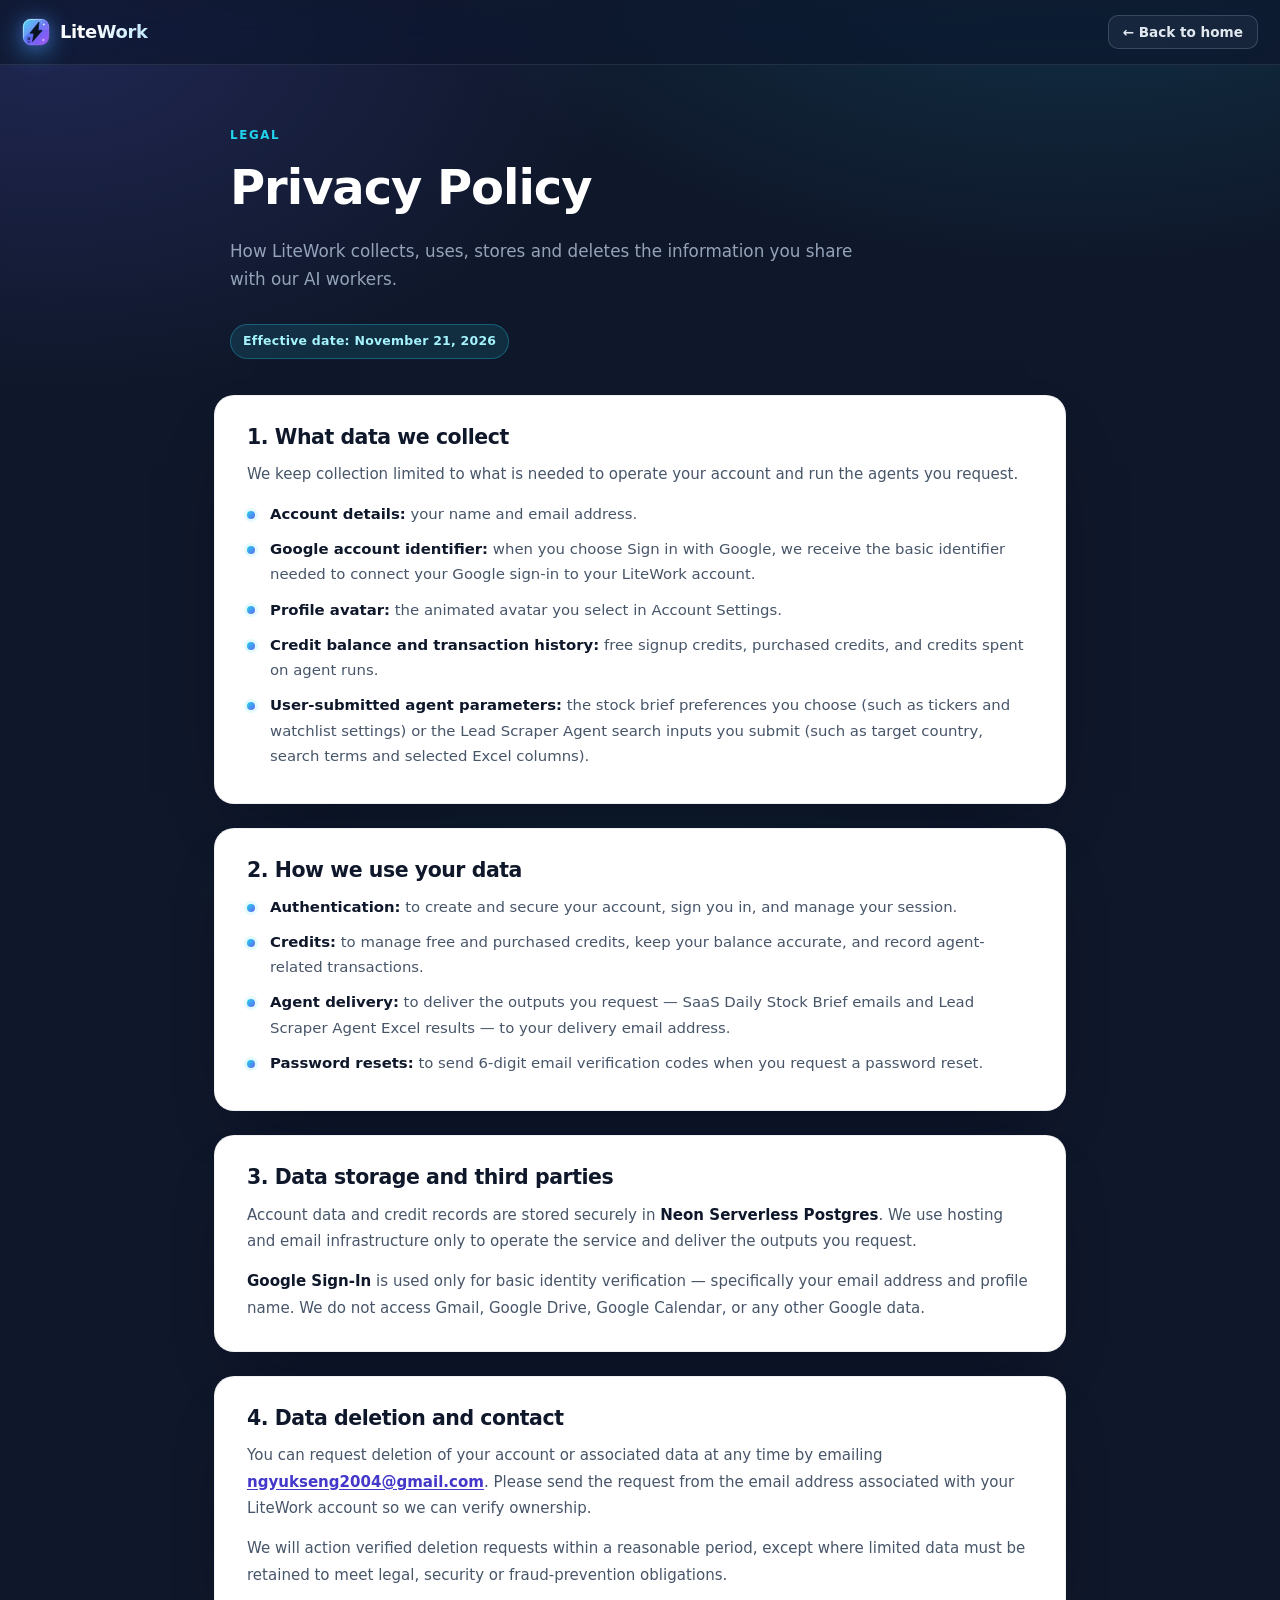
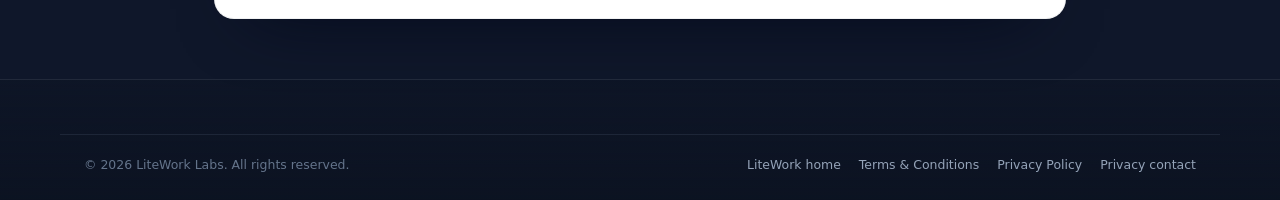
<file: privacy.html>
<!DOCTYPE html>
<html lang="en">
<head>
  <meta charset="UTF-8" />
  <meta name="viewport" content="width=device-width, initial-scale=1.0, maximum-scale=1.0, user-scalable=no" />
  <title>Privacy Policy — LiteWork</title>
  <meta name="description" content="How LiteWork collects, uses, stores and deletes account data for its AI stock brief and B2B lead scraper workers." />
  <meta name="theme-color" content="#0F172A" />
  <link rel="stylesheet" href="styles.css?v=67" />
  <link rel="icon" href="data:image/svg+xml,%3Csvg xmlns='http://www.w3.org/2000/svg' viewBox='0 0 32 32'%3E%3Cdefs%3E%3ClinearGradient id='g' x1='0' y1='0' x2='1' y2='1'%3E%3Cstop offset='0' stop-color='%2322D3EE'/%3E%3Cstop offset='0.52' stop-color='%236366F1'/%3E%3Cstop offset='1' stop-color='%23A855F7'/%3E%3C/linearGradient%3E%3C/defs%3E%3Crect x='1' y='1' width='30' height='30' rx='9' fill='url(%23g)'/%3E%3Cpath d='M19.4 4.6 9.2 17.4h4.55L12 26.9 23 14.2h-4.7z' fill='%2307131F'/%3E%3Ccircle cx='24.9' cy='7.4' r='1.05' fill='%23E0F2FE'/%3E%3C/svg%3E" />
  <style>
    .privacy-wrap {
      max-width: 900px;
    }

    .privacy-panel {
      padding: 30px 32px;
    }

    .privacy-panel h2 {
      margin-top: 0;
      margin-bottom: 12px;
      font-size: 1.28rem;
    }

    .privacy-panel p {
      margin: 0 0 14px;
      color: #475569;
      font-size: 0.94rem;
      line-height: 1.75;
    }

    .privacy-panel p:last-child {
      margin-bottom: 0;
    }

    .privacy-list {
      display: grid;
      gap: 10px;
      margin: 0 0 4px;
      padding: 0;
      list-style: none;
    }

    .privacy-list li {
      position: relative;
      padding-left: 23px;
      color: #475569;
      font-size: 0.93rem;
      line-height: 1.7;
    }

    .privacy-list li::before {
      content: "";
      position: absolute;
      left: 0;
      top: 0.6em;
      width: 8px;
      height: 8px;
      border-radius: 50%;
      background: linear-gradient(135deg, var(--cyan), var(--indigo));
      box-shadow: 0 0 0 3px rgba(34, 211, 238, 0.12);
    }

    .privacy-panel strong {
      color: var(--slate-900);
    }

    .privacy-effective {
      display: inline-flex;
      align-items: center;
      gap: 8px;
      margin-top: 14px;
      padding: 6px 12px;
      border-radius: 999px;
      background: rgba(34, 211, 238, 0.12);
      border: 1px solid rgba(34, 211, 238, 0.3);
      color: #a5f3fc;
      font-size: 0.78rem;
      font-weight: 700;
      letter-spacing: 0.02em;
    }

    .privacy-contact a {
      color: #4338ca;
      font-weight: 750;
      text-decoration: underline;
      text-underline-offset: 2px;
    }

    .privacy-contact a:hover {
      color: #3730a3;
    }

    .privacy-back {
      margin-left: auto;
    }

    .privacy-footer-links {
      display: flex;
      gap: 10px 18px;
      flex-wrap: wrap;
    }

    .privacy-footer-links a {
      color: var(--slate-400);
    }

    .privacy-footer-links a:hover {
      color: var(--cyan);
    }

    @media (max-width: 560px) {
      .privacy-panel {
        padding: 24px 20px;
      }
    }
  </style>
</head>
<body>
  <a class="skip-link" href="#main">Skip to content</a>

  <header class="navbar">
    <div class="nav-inner">
      <a class="brand" href="index.html" aria-label="LiteWork — home">
        <span class="brand-mark" aria-hidden="true">
          <svg viewBox="0 0 32 32" width="28" height="28">
            <defs>
              <linearGradient id="privacyBrandGrad" x1="0" y1="0" x2="1" y2="1">
                <stop offset="0" stop-color="#22D3EE" />
                <stop offset="0.52" stop-color="#6366F1" />
                <stop offset="1" stop-color="#A855F7" />
              </linearGradient>
              <linearGradient id="privacyRimGrad" x1="0" y1="0" x2="1" y2="1">
                <stop offset="0" stop-color="#F0FDFF" stop-opacity="0.9" />
                <stop offset="0.55" stop-color="#F0FDFF" stop-opacity="0.14" />
                <stop offset="1" stop-color="#0B1220" stop-opacity="0.35" />
              </linearGradient>
              <clipPath id="privacyTileClip">
                <rect x="1" y="1" width="30" height="30" rx="9" />
              </clipPath>
            </defs>
            <rect x="1" y="1" width="30" height="30" rx="9" fill="url(#privacyBrandGrad)" />
            <g clip-path="url(#privacyTileClip)">
              <path d="M1 13C1 6.4 6.4 1 13 1h10L1 24Z" fill="#FFFFFF" opacity="0.16" />
              <circle cx="26" cy="6.5" r="7.5" fill="#FFFFFF" opacity="0.08" />
            </g>
            <rect x="1.6" y="1.6" width="28.8" height="28.8" rx="8.4" fill="none" stroke="url(#privacyRimGrad)" stroke-width="1" />
            <path d="M19.4 4.6 9.2 17.4h4.55L12 26.9 23 14.2h-4.7z" fill="#07131F" stroke="#07131F" stroke-width="0.8" stroke-linejoin="round" />
            <circle cx="24.9" cy="7.4" r="1.05" fill="#E0F2FE" />
            <circle cx="22.5" cy="4.8" r="0.55" fill="#E0F2FE" opacity="0.9" />
            <rect x="6.2" y="21.9" width="3.3" height="3.3" rx="1.05" fill="#07131F" opacity="0.6" />
            <rect x="6.2" y="26" width="3.3" height="2.5" rx="0.95" fill="#07131F" opacity="0.34" />
            <rect x="22.9" y="23.6" width="2.9" height="2.9" rx="0.95" fill="#FFFFFF" opacity="0.42" />
          </svg>
        </span>
        <span class="brand-text">LiteWork</span>
      </a>

      <a class="btn btn-ghost btn-sm privacy-back" href="index.html">← Back to home</a>
    </div>
  </header>

  <main id="main" tabindex="-1">
    <div class="container page-head">
      <span class="eyebrow">Legal</span>
      <h1>Privacy Policy</h1>
      <p>How LiteWork collects, uses, stores and deletes the information you share with our AI workers.</p>
      <span class="privacy-effective">Effective date: November 21, 2026</span>
    </div>

    <div class="container privacy-wrap">
      <article class="panel about-copy privacy-panel">
        <h2>1. What data we collect</h2>
        <p>We keep collection limited to what is needed to operate your account and run the agents you request.</p>
        <ul class="privacy-list">
          <li><strong>Account details:</strong> your name and email address.</li>
          <li><strong>Google account identifier:</strong> when you choose Sign in with Google, we receive the basic identifier needed to connect your Google sign-in to your LiteWork account.</li>
          <li><strong>Profile avatar:</strong> the animated avatar you select in Account Settings.</li>
          <li><strong>Credit balance and transaction history:</strong> free signup credits, purchased credits, and credits spent on agent runs.</li>
          <li><strong>User-submitted agent parameters:</strong> the stock brief preferences you choose (such as tickers and watchlist settings) or the Lead Scraper Agent search inputs you submit (such as target country, search terms and selected Excel columns).</li>
        </ul>
      </article>

      <article class="panel about-copy privacy-panel">
        <h2>2. How we use your data</h2>
        <ul class="privacy-list">
          <li><strong>Authentication:</strong> to create and secure your account, sign you in, and manage your session.</li>
          <li><strong>Credits:</strong> to manage free and purchased credits, keep your balance accurate, and record agent-related transactions.</li>
          <li><strong>Agent delivery:</strong> to deliver the outputs you request — SaaS Daily Stock Brief emails and Lead Scraper Agent Excel results — to your delivery email address.</li>
          <li><strong>Password resets:</strong> to send 6-digit email verification codes when you request a password reset.</li>
        </ul>
      </article>

      <article class="panel about-copy privacy-panel">
        <h2>3. Data storage and third parties</h2>
        <p>
          Account data and credit records are stored securely in <strong>Neon Serverless Postgres</strong>.
          We use hosting and email infrastructure only to operate the service and deliver the outputs you request.
        </p>
        <p>
          <strong>Google Sign-In</strong> is used only for basic identity verification — specifically your email address
          and profile name. We do not access Gmail, Google Drive, Google Calendar, or any other Google data.
        </p>
      </article>

      <article class="panel about-copy privacy-panel privacy-contact">
        <h2>4. Data deletion and contact</h2>
        <p>
          You can request deletion of your account or associated data at any time by emailing
          <a href="mailto:ngyukseng2004@gmail.com">ngyukseng2004@gmail.com</a>.
          Please send the request from the email address associated with your LiteWork account so we can verify ownership.
        </p>
        <p>
          We will action verified deletion requests within a reasonable period, except where limited data must be
          retained to meet legal, security or fraud-prevention obligations.
        </p>
      </article>
    </div>
  </main>

  <footer class="site-footer">
    <div class="container footer-bottom">
      <p>© <span id="year">2026</span> LiteWork Labs. All rights reserved.</p>
      <p class="privacy-footer-links">
        <a href="index.html">LiteWork home</a>
        <a href="terms.html">Terms & Conditions</a>
        <a href="privacy.html" aria-current="page">Privacy Policy</a>
        <a href="mailto:ngyukseng2004@gmail.com">Privacy contact</a>
      </p>
    </div>
  </footer>
</body>
</html>
</file>
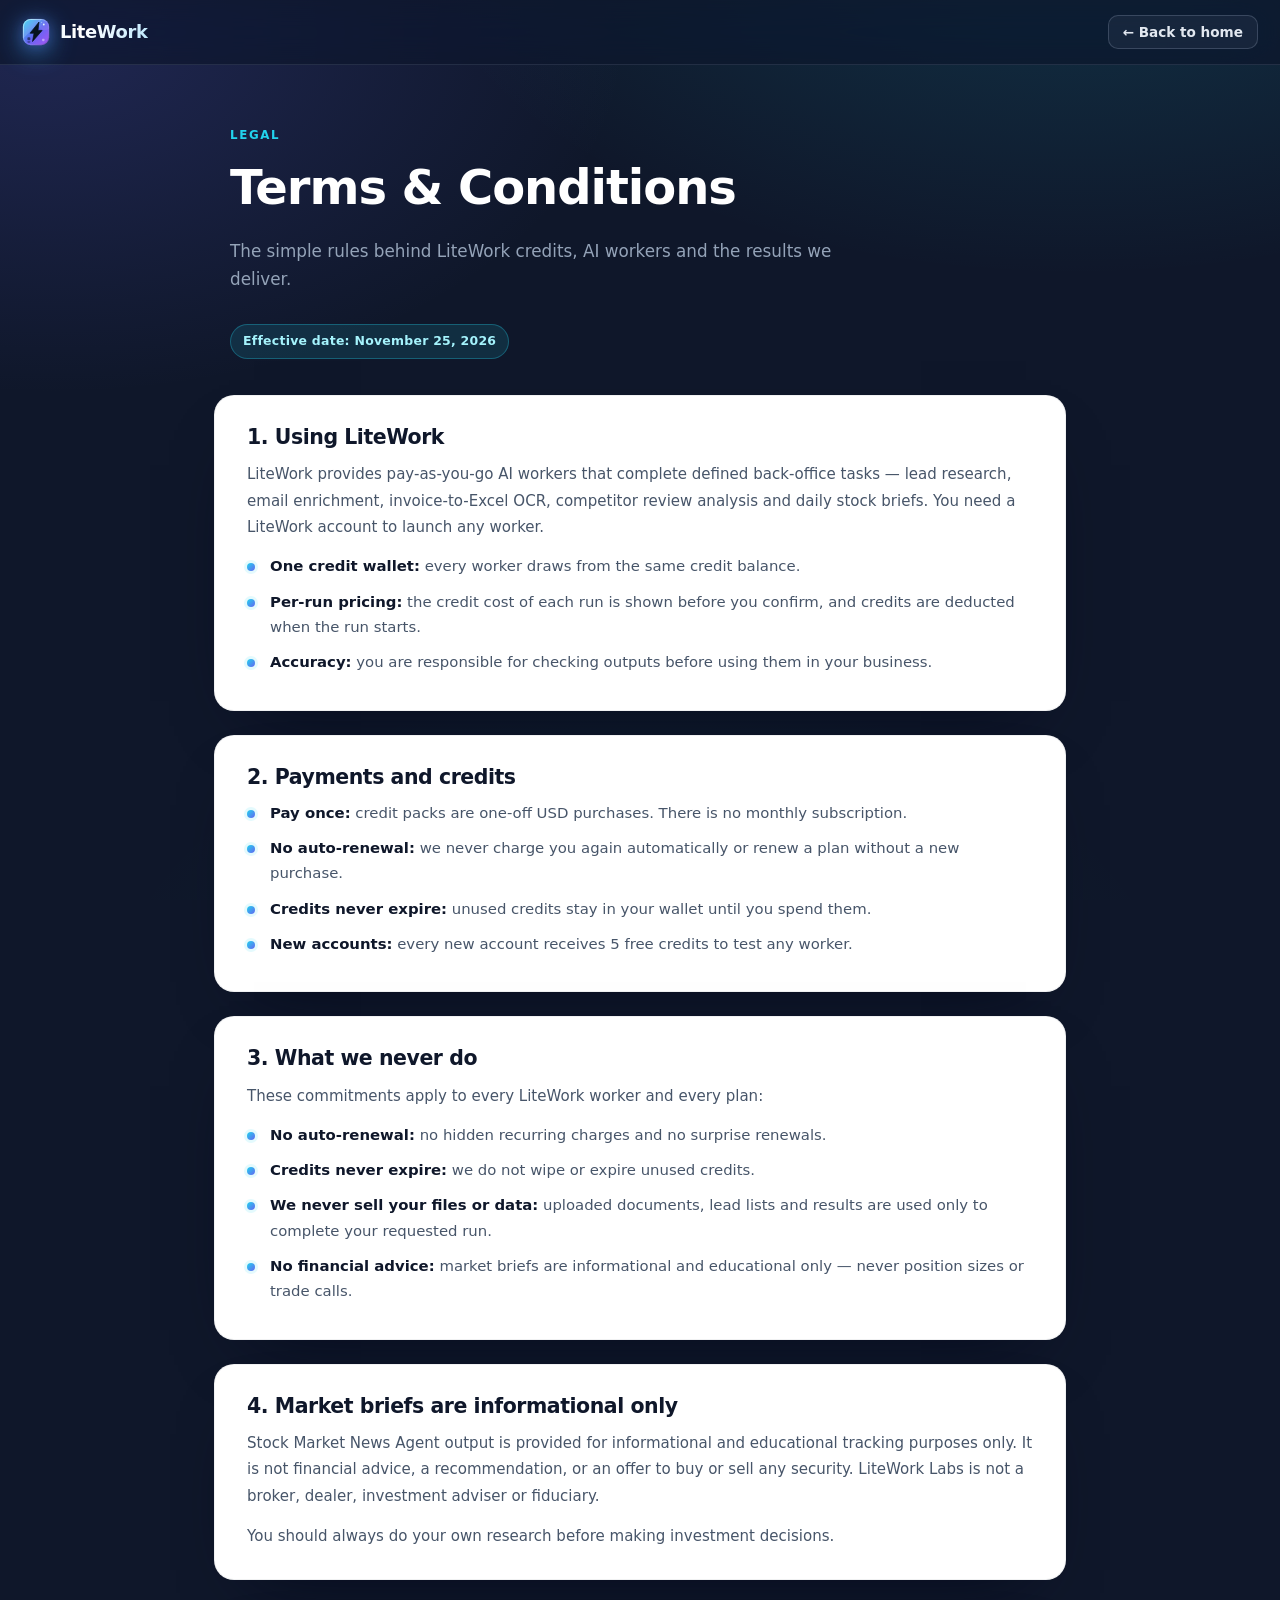
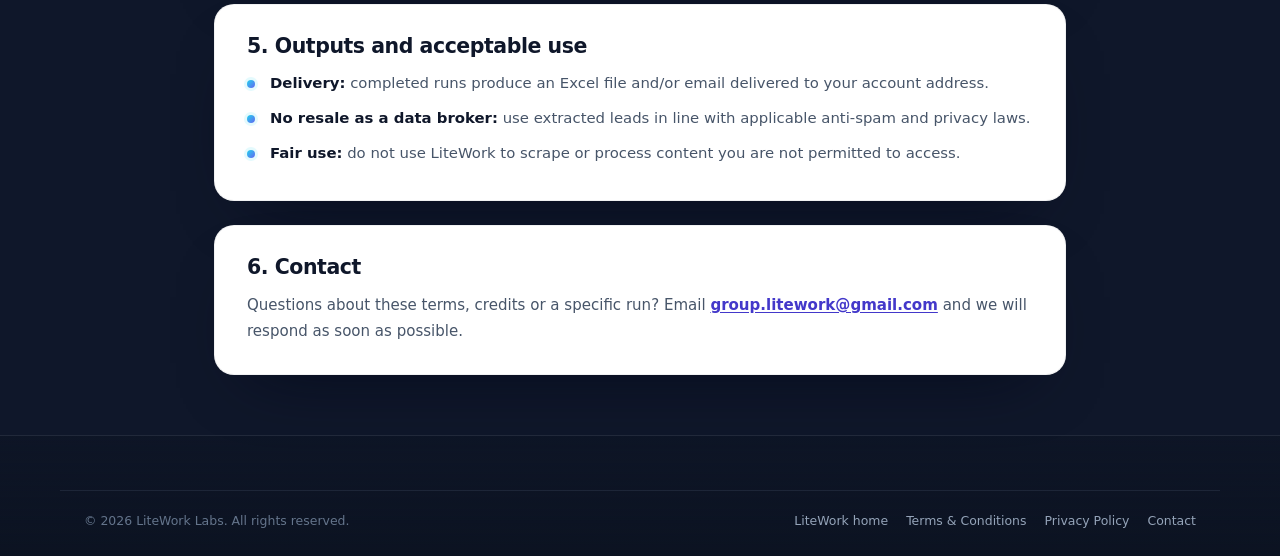
<file: terms.html>
<!DOCTYPE html>
<html lang="en">
<head>
  <meta charset="UTF-8" />
  <meta name="viewport" content="width=device-width, initial-scale=1.0, maximum-scale=1.0, user-scalable=no" />
  <title>Terms & Conditions — LiteWork</title>
  <meta name="description" content="LiteWork terms and conditions: credits, pay-as-you-go pricing, our user commitments, and how the AI workers deliver results." />
  <meta name="theme-color" content="#0F172A" />
  <link rel="stylesheet" href="styles.css?v=67" />
  <link rel="icon" href="data:image/svg+xml,%3Csvg xmlns='http://www.w3.org/2000/svg' viewBox='0 0 32 32'%3E%3Cdefs%3E%3ClinearGradient id='g' x1='0' y1='0' x2='1' y2='1'%3E%3Cstop offset='0' stop-color='%2322D3EE'/%3E%3Cstop offset='0.52' stop-color='%236366F1'/%3E%3Cstop offset='1' stop-color='%23A855F7'/%3E%3C/linearGradient%3E%3C/defs%3E%3Crect x='1' y='1' width='30' height='30' rx='9' fill='url(%23g)'/%3E%3Cpath d='M19.4 4.6 9.2 17.4h4.55L12 26.9 23 14.2h-4.7z' fill='%2307131F'/%3E%3Ccircle cx='24.9' cy='7.4' r='1.05' fill='%23E0F2FE'/%3E%3C/svg%3E" />
  <style>
    .privacy-wrap {
      max-width: 900px;
    }

    .privacy-panel {
      padding: 30px 32px;
    }

    .privacy-panel h2 {
      margin-top: 0;
      margin-bottom: 12px;
      font-size: 1.28rem;
    }

    .privacy-panel p {
      margin: 0 0 14px;
      color: #475569;
      font-size: 0.94rem;
      line-height: 1.75;
    }

    .privacy-panel p:last-child {
      margin-bottom: 0;
    }

    .privacy-list {
      display: grid;
      gap: 10px;
      margin: 0 0 4px;
      padding: 0;
      list-style: none;
    }

    .privacy-list li {
      position: relative;
      padding-left: 23px;
      color: #475569;
      font-size: 0.93rem;
      line-height: 1.7;
    }

    .privacy-list li::before {
      content: "";
      position: absolute;
      left: 0;
      top: 0.6em;
      width: 8px;
      height: 8px;
      border-radius: 50%;
      background: linear-gradient(135deg, var(--cyan), var(--indigo));
      box-shadow: 0 0 0 3px rgba(34, 211, 238, 0.12);
    }

    .privacy-panel strong {
      color: var(--slate-900);
    }

    .privacy-effective {
      display: inline-flex;
      align-items: center;
      gap: 8px;
      margin-top: 14px;
      padding: 6px 12px;
      border-radius: 999px;
      background: rgba(34, 211, 238, 0.12);
      border: 1px solid rgba(34, 211, 238, 0.3);
      color: #a5f3fc;
      font-size: 0.78rem;
      font-weight: 700;
      letter-spacing: 0.02em;
    }

    .privacy-contact a {
      color: #4338ca;
      font-weight: 750;
      text-decoration: underline;
      text-underline-offset: 2px;
    }

    .privacy-contact a:hover {
      color: #3730a3;
    }

    .privacy-back {
      margin-left: auto;
    }

    .privacy-footer-links {
      display: flex;
      gap: 10px 18px;
      flex-wrap: wrap;
    }

    .privacy-footer-links a {
      color: var(--slate-400);
    }

    .privacy-footer-links a:hover {
      color: var(--cyan);
    }

    @media (max-width: 560px) {
      .privacy-panel {
        padding: 24px 20px;
      }
    }
  </style>
</head>
<body>
  <a class="skip-link" href="#main">Skip to content</a>

  <header class="navbar">
    <div class="nav-inner">
      <a class="brand" href="index.html" aria-label="LiteWork — home">
        <span class="brand-mark" aria-hidden="true">
          <svg viewBox="0 0 32 32" width="28" height="28">
            <defs>
              <linearGradient id="termsBrandGrad" x1="0" y1="0" x2="1" y2="1">
                <stop offset="0" stop-color="#22D3EE" />
                <stop offset="0.52" stop-color="#6366F1" />
                <stop offset="1" stop-color="#A855F7" />
              </linearGradient>
              <linearGradient id="termsRimGrad" x1="0" y1="0" x2="1" y2="1">
                <stop offset="0" stop-color="#F0FDFF" stop-opacity="0.9" />
                <stop offset="0.55" stop-color="#F0FDFF" stop-opacity="0.14" />
                <stop offset="1" stop-color="#0B1220" stop-opacity="0.35" />
              </linearGradient>
              <clipPath id="termsTileClip">
                <rect x="1" y="1" width="30" height="30" rx="9" />
              </clipPath>
            </defs>
            <rect x="1" y="1" width="30" height="30" rx="9" fill="url(#termsBrandGrad)" />
            <g clip-path="url(#termsTileClip)">
              <path d="M1 13C1 6.4 6.4 1 13 1h10L1 24Z" fill="#FFFFFF" opacity="0.16" />
              <circle cx="26" cy="6.5" r="7.5" fill="#FFFFFF" opacity="0.08" />
            </g>
            <rect x="1.6" y="1.6" width="28.8" height="28.8" rx="8.4" fill="none" stroke="url(#termsRimGrad)" stroke-width="1" />
            <path d="M19.4 4.6 9.2 17.4h4.55L12 26.9 23 14.2h-4.7z" fill="#07131F" stroke="#07131F" stroke-width="0.8" stroke-linejoin="round" />
            <circle cx="24.9" cy="7.4" r="1.05" fill="#E0F2FE" />
            <circle cx="22.5" cy="4.8" r="0.55" fill="#E0F2FE" opacity="0.9" />
            <rect x="6.2" y="21.9" width="3.3" height="3.3" rx="1.05" fill="#07131F" opacity="0.6" />
            <rect x="6.2" y="26" width="3.3" height="2.5" rx="0.95" fill="#07131F" opacity="0.34" />
            <rect x="22.9" y="23.6" width="2.9" height="2.9" rx="0.95" fill="#FFFFFF" opacity="0.42" />
          </svg>
        </span>
        <span class="brand-text">LiteWork</span>
      </a>

      <a class="btn btn-ghost btn-sm privacy-back" href="index.html">← Back to home</a>
    </div>
  </header>

  <main id="main" tabindex="-1">
    <div class="container page-head">
      <span class="eyebrow">Legal</span>
      <h1>Terms & Conditions</h1>
      <p>The simple rules behind LiteWork credits, AI workers and the results we deliver.</p>
      <span class="privacy-effective">Effective date: November 25, 2026</span>
    </div>

    <div class="container privacy-wrap">
      <article class="panel about-copy privacy-panel">
        <h2>1. Using LiteWork</h2>
        <p>
          LiteWork provides pay-as-you-go AI workers that complete defined back-office tasks — lead
          research, email enrichment, invoice-to-Excel OCR, competitor review analysis and daily
          stock briefs. You need a LiteWork account to launch any worker.
        </p>
        <ul class="privacy-list">
          <li><strong>One credit wallet:</strong> every worker draws from the same credit balance.</li>
          <li><strong>Per-run pricing:</strong> the credit cost of each run is shown before you confirm, and credits are deducted when the run starts.</li>
          <li><strong>Accuracy:</strong> you are responsible for checking outputs before using them in your business.</li>
        </ul>
      </article>

      <article class="panel about-copy privacy-panel">
        <h2>2. Payments and credits</h2>
        <ul class="privacy-list">
          <li><strong>Pay once:</strong> credit packs are one-off USD purchases. There is no monthly subscription.</li>
          <li><strong>No auto-renewal:</strong> we never charge you again automatically or renew a plan without a new purchase.</li>
          <li><strong>Credits never expire:</strong> unused credits stay in your wallet until you spend them.</li>
          <li><strong>New accounts:</strong> every new account receives 5 free credits to test any worker.</li>
        </ul>
      </article>

      <article class="panel about-copy privacy-panel">
        <h2>3. What we never do</h2>
        <p>These commitments apply to every LiteWork worker and every plan:</p>
        <ul class="privacy-list">
          <li><strong>No auto-renewal:</strong> no hidden recurring charges and no surprise renewals.</li>
          <li><strong>Credits never expire:</strong> we do not wipe or expire unused credits.</li>
          <li><strong>We never sell your files or data:</strong> uploaded documents, lead lists and results are used only to complete your requested run.</li>
          <li><strong>No financial advice:</strong> market briefs are informational and educational only — never position sizes or trade calls.</li>
        </ul>
      </article>

      <article class="panel about-copy privacy-panel">
        <h2>4. Market briefs are informational only</h2>
        <p>
          Stock Market News Agent output is provided for informational and educational tracking
          purposes only. It is not financial advice, a recommendation, or an offer to buy or sell any
          security. LiteWork Labs is not a broker, dealer, investment adviser or fiduciary.
        </p>
        <p>
          You should always do your own research before making investment decisions.
        </p>
      </article>

      <article class="panel about-copy privacy-panel">
        <h2>5. Outputs and acceptable use</h2>
        <ul class="privacy-list">
          <li><strong>Delivery:</strong> completed runs produce an Excel file and/or email delivered to your account address.</li>
          <li><strong>No resale as a data broker:</strong> use extracted leads in line with applicable anti-spam and privacy laws.</li>
          <li><strong>Fair use:</strong> do not use LiteWork to scrape or process content you are not permitted to access.</li>
        </ul>
      </article>

      <article class="panel about-copy privacy-panel privacy-contact">
        <h2>6. Contact</h2>
        <p>
          Questions about these terms, credits or a specific run? Email
          <a href="mailto:group.litework@gmail.com">group.litework@gmail.com</a> and we will respond
          as soon as possible.
        </p>
      </article>
    </div>
  </main>

  <footer class="site-footer">
    <div class="container footer-bottom">
      <p>© <span id="year">2026</span> LiteWork Labs. All rights reserved.</p>
      <p class="privacy-footer-links">
        <a href="index.html">LiteWork home</a>
        <a href="terms.html" aria-current="page">Terms & Conditions</a>
        <a href="privacy.html">Privacy Policy</a>
        <a href="mailto:group.litework@gmail.com">Contact</a>
      </p>
    </div>
  </footer>
</body>
</html>
</file>
<file: styles.css>
/* ============================================================================
   LiteWork — styles.css
   ----------------------------------------------------------------------------
   1.  Reset & design tokens
   2.  Typography & layout primitives
   3.  Buttons, badges, forms
   4.  Navbar (glassmorphic, sticky) + mobile menu
   5.  Home (hero, inbox preview, stats, steps, CTA)
   6.  AI Agents (mascot, cards, teasers)
   7.  Manage My Plan (wallet strip, packs, subscriptions)
   8.  About (story, standards, FAQ, disclaimer)
   9.  Configure (calculator, stock grid, form)
   10. Success page
   11. Footer
   12. Credit pill + wallet popover
   13. Modal + toast
   14. Responsive & motion preferences
   ========================================================================== */

/* ============================ 1. RESET & TOKENS ========================== */
*,
*::before,
*::after {
  box-sizing: border-box;
}

:root {
  /* Core palette */
  --slate-950: #0B1220;
  --slate-900: #0F172A;
  --slate-850: #131E33;
  --slate-800: #1E293B;
  --slate-700: #334155;
  --slate-500: #64748B;
  --slate-400: #94A3B8;
  --slate-200: #E2E8F0;
  --slate-100: #F1F5F9;
  --slate-50: #F8FAFC;
  --white: #FFFFFF;

  /* Accents */
  --cyan: #22D3EE;
  --indigo: #6366F1;
  --indigo-light: #818CF8;
  --emerald: #10B981;
  --emerald-light: #34D399;
  --red: #DC2626;
  --red-dark: #B91C1C;
  --amber: #F59E0B;
  --pink: #F472B6;

  /* Effects */
  --radius-xl: 24px;
  --radius-lg: 20px;
  --radius-md: 14px;
  --radius-sm: 10px;
  --ring: 0 0 0 3px rgba(99, 102, 241, 0.18);
  --shadow-card: 0 30px 70px -40px rgba(2, 6, 23, 0.85);
  --glass-border: rgba(148, 163, 184, 0.24);
  --font: "Inter", "SF Pro Display", ui-sans-serif, system-ui, -apple-system,
    "Segoe UI", Roboto, "Helvetica Neue", Arial, sans-serif;
}

html {
  -webkit-text-size-adjust: 100%;
  scroll-padding-top: 84px;
}

body {
  margin: 0;
  min-height: 100vh;
  font-family: var(--font);
  font-size: 16px;
  line-height: 1.65;
  color: var(--slate-200);
  background-color: var(--slate-900);
  background-image:
    radial-gradient(1100px 620px at 84% -12%, rgba(34, 211, 238, 0.16), transparent 62%),
    radial-gradient(900px 560px at 4% 4%, rgba(99, 102, 241, 0.20), transparent 64%),
    radial-gradient(900px 620px at 50% 118%, rgba(16, 185, 129, 0.09), transparent 62%);
  background-attachment: fixed;
  -webkit-font-smoothing: antialiased;
  -moz-osx-font-smoothing: grayscale;
  overflow-x: hidden;
}

body.modal-open {
  overflow: hidden;
}

img,
svg {
  display: block;
  max-width: 100%;
}

a {
  color: inherit;
  text-decoration: none;
}

button {
  font: inherit;
  color: inherit;
}

h1,
h2,
h3 {
  margin: 0 0 0.5em;
  line-height: 1.14;
  letter-spacing: -0.022em;
  font-weight: 750;
}

p {
  margin: 0 0 1em;
}

p:last-child {
  margin-bottom: 0;
}

ul,
ol {
  margin: 0;
  padding: 0;
  list-style: none;
}

[hidden] {
  display: none !important;
}

.svg-sprite {
  position: absolute;
  width: 0;
  height: 0;
  overflow: hidden;
}

.skip-link {
  position: absolute;
  left: -9999px;
  top: 0;
  z-index: 2000;
  padding: 12px 18px;
  background: var(--cyan);
  color: var(--slate-950);
  font-weight: 700;
  border-radius: 0 0 12px 0;
}

.skip-link:focus {
  left: 0;
}

::selection {
  background: rgba(34, 211, 238, 0.3);
  color: #fff;
}

:focus-visible {
  outline: 2px solid var(--cyan);
  outline-offset: 3px;
}

/* ====================== 2. TYPE & LAYOUT PRIMITIVES ====================== */
.container {
  width: 100%;
  max-width: 1160px;
  margin-inline: auto;
  padding-inline: 24px;
}

.section {
  padding-block: 76px;
}

.view {
  display: none;
}

.view.is-active {
  display: block;
  animation: viewIn 0.36s ease both;
}

@keyframes viewIn {
  from {
    opacity: 0;
    transform: translateY(10px);
  }
  to {
    opacity: 1;
    transform: none;
  }
}

.eyebrow {
  display: inline-block;
  margin-bottom: 14px;
  font-size: 0.74rem;
  font-weight: 700;
  letter-spacing: 0.14em;
  text-transform: uppercase;
  color: var(--cyan);
}

.section-head {
  max-width: 640px;
  margin-bottom: 40px;
}

.section-head h2 {
  font-size: clamp(1.6rem, 3.2vw, 2.3rem);
  color: #f8fafc;
}

.section-head p {
  color: var(--slate-400);
  font-size: 1.02rem;
}

.page-head {
  padding: 56px 0 36px;
  max-width: 820px;
}

.page-head h1 {
  font-size: clamp(2rem, 4.6vw, 3rem);
  color: #fff;
}

.page-head p {
  color: var(--slate-400);
  font-size: 1.05rem;
  max-width: 62ch;
}

.page-head.center {
  margin-inline: auto;
  text-align: center;
}

.page-head.center p {
  margin-inline: auto;
}

.muted {
  color: var(--slate-400);
}

.fine {
  font-size: 0.82rem;
  color: var(--slate-500);
  margin: 12px 0 0;
}

.center {
  text-align: center;
}

.mt {
  margin-top: 32px;
}

.text-grad {
  background: linear-gradient(100deg, var(--cyan) 0%, var(--indigo-light) 46%, var(--emerald-light) 100%);
  -webkit-background-clip: text;
  background-clip: text;
  color: transparent;
}

.panel {
  background: var(--white);
  color: var(--slate-900);
  border-radius: var(--radius-lg);
  padding: 30px;
  border: 1px solid rgba(15, 23, 42, 0.06);
  box-shadow: var(--shadow-card);
  margin-bottom: 24px;
}

.panel h2 {
  font-size: 1.3rem;
  color: var(--slate-900);
}

.panel-head {
  margin-bottom: 20px;
}

.panel-head p {
  color: var(--slate-500);
  font-size: 0.92rem;
  margin: 6px 0 0;
}

/* ====================== 3. BUTTONS, BADGES & FORMS ====================== */
.btn {
  display: inline-flex;
  align-items: center;
  justify-content: center;
  gap: 8px;
  padding: 11px 18px;
  border: 1px solid transparent;
  border-radius: 12px;
  font-family: inherit;
  font-size: 0.94rem;
  font-weight: 650;
  line-height: 1.2;
  text-align: center;
  white-space: nowrap;
  cursor: pointer;
  transition: transform 0.18s ease, background 0.18s ease, border-color 0.18s ease,
    box-shadow 0.18s ease, color 0.18s ease;
}

.btn-sm {
  padding: 8px 14px;
  font-size: 0.85rem;
  border-radius: 10px;
}

.btn-lg {
  padding: 14px 24px;
  font-size: 1rem;
  border-radius: 14px;
}

.btn-block {
  width: 100%;
}

.btn-primary {
  background: linear-gradient(135deg, var(--cyan), var(--indigo));
  color: #06121f;
  font-weight: 750;
  box-shadow: 0 16px 34px -18px rgba(56, 189, 248, 0.85);
}

.btn-primary:hover {
  transform: translateY(-2px);
  box-shadow: 0 22px 44px -18px rgba(56, 189, 248, 0.95);
}

.btn-ghost {
  background: rgba(148, 163, 184, 0.08);
  border-color: rgba(148, 163, 184, 0.28);
  color: var(--slate-200);
}

.btn-ghost:hover {
  background: rgba(148, 163, 184, 0.16);
  border-color: rgba(148, 163, 184, 0.46);
  transform: translateY(-2px);
}

.btn:active {
  transform: translateY(0) scale(0.99);
}

.btn:focus-visible {
  outline: 2px solid var(--cyan);
  outline-offset: 3px;
}

.btn-activate {
  background: var(--red);
  color: #fff;
  font-weight: 750;
  width: 100%;
  padding: 16px 24px;
  border-radius: 14px;
  box-shadow: 0 18px 36px -18px rgba(220, 38, 38, 0.85);
}

.btn-activate:hover:not(:disabled) {
  background: var(--red-dark);
  transform: translateY(-2px);
}

.btn-activate:disabled,
.btn-activate.is-busy {
  opacity: 0.7;
  cursor: not-allowed;
  transform: none;
}

.badge-live {
  display: inline-flex;
  align-items: center;
  gap: 10px;
  padding: 8px 16px;
  margin-bottom: 26px;
  border-radius: 999px;
  background: rgba(15, 23, 42, 0.6);
  border: 1px solid var(--glass-border);
  backdrop-filter: blur(12px);
  -webkit-backdrop-filter: blur(12px);
  font-size: 0.82rem;
  font-weight: 600;
  color: var(--slate-200);
  line-height: 1.4;
}

.badge-divider {
  color: rgba(148, 163, 184, 0.5);
}

.live-dot {
  position: relative;
  display: inline-block;
  width: 8px;
  height: 8px;
  border-radius: 50%;
  background: var(--emerald-light);
  box-shadow: 0 0 0 0 rgba(52, 211, 153, 0.6);
  animation: livePulse 2.4s infinite;
  flex: 0 0 auto;
}

@keyframes livePulse {
  0% {
    box-shadow: 0 0 0 0 rgba(52, 211, 153, 0.55);
  }
  70% {
    box-shadow: 0 0 0 8px rgba(52, 211, 153, 0);
  }
  100% {
    box-shadow: 0 0 0 0 rgba(52, 211, 153, 0);
  }
}

.status-pill {
  display: inline-flex;
  align-items: center;
  gap: 6px;
  padding: 5px 11px;
  border-radius: 999px;
  font-size: 0.7rem;
  font-weight: 750;
  letter-spacing: 0.08em;
  text-transform: uppercase;
}

.status-soon {
  background: rgba(244, 114, 182, 0.14);
  color: #f9a8d4;
  border: 1px solid rgba(244, 114, 182, 0.3);
}

/* Forms */
.field {
  display: flex;
  flex-direction: column;
  gap: 7px;
  margin-bottom: 18px;
}

.field label,
.field > span:first-child {
  font-size: 0.86rem;
  font-weight: 650;
  color: var(--slate-700);
}

.req {
  color: var(--red);
}

.field input {
  width: 100%;
  padding: 13px 15px;
  font-family: inherit;
  font-size: 0.96rem;
  color: var(--slate-900);
  background: var(--slate-50);
  border: 1.5px solid var(--slate-200);
  border-radius: 12px;
  transition: border-color 0.18s ease, box-shadow 0.18s ease, background 0.18s ease;
}

.field input::placeholder {
  color: var(--slate-400);
}

.field input:focus {
  outline: none;
  background: #fff;
  border-color: var(--indigo);
  box-shadow: var(--ring);
}

.field.has-error input {
  border-color: var(--red);
  background: #fef2f2;
}

.field input.is-locked,
.field input.is-locked:disabled {
  background: #f1f5f9;
  border-color: #e2e8f0;
  color: #64748b;
  -webkit-text-fill-color: #64748b;
  cursor: not-allowed;
  caret-color: transparent;
  user-select: none;
  -webkit-user-select: none;
  opacity: 1;
}

.field input.is-locked:focus,
.field input.is-locked:disabled:focus {
  background: #f1f5f9;
  border-color: #e2e8f0;
  box-shadow: none;
  outline: none;
}

.field-error {
  font-size: 0.79rem;
  color: var(--red);
  min-height: 0;
}

.field-row {
  display: grid;
  grid-template-columns: 1fr 1fr;
  gap: 14px;
}

.req-note {
  font-size: 0.76rem;
  color: var(--slate-400);
}

/* ================== 4. NAVBAR (GLASS, STICKY) + MOBILE ================== */
.navbar {
  position: sticky;
  top: 0;
  z-index: 900;
  background: rgba(15, 23, 42, 0.72);
  backdrop-filter: blur(20px) saturate(150%);
  -webkit-backdrop-filter: blur(20px) saturate(150%);
  border-bottom: 1px solid rgba(148, 163, 184, 0.16);
}

.nav-inner {
  display: flex;
  align-items: center;
  justify-content: flex-start;
  gap: 14px;
  height: 64px;
  width: 100%;
  max-width: none;
  padding-inline: 22px;
}

.brand {
  display: inline-flex;
  align-items: center;
  flex: 0 0 auto;
  gap: 10px;
  font-weight: 800;
  font-size: 1.12rem;
  letter-spacing: -0.02em;
  color: #fff;
  white-space: nowrap;
}

.brand-mark {
  display: grid;
  place-items: center;
  filter: drop-shadow(0 6px 14px rgba(34, 211, 238, 0.4))
    drop-shadow(0 2px 7px rgba(99, 102, 241, 0.45));
  transition: transform 0.35s cubic-bezier(0.2, 0.8, 0.2, 1), filter 0.35s ease;
}

.brand:hover .brand-mark,
.brand:focus-visible .brand-mark {
  transform: translateY(-1px) rotate(-6deg) scale(1.07);
  filter: drop-shadow(0 9px 20px rgba(34, 211, 238, 0.5))
    drop-shadow(0 3px 12px rgba(168, 85, 247, 0.55));
}

.brand-text {
  background: linear-gradient(120deg, #fff 30%, #bae6fd 100%);
  -webkit-background-clip: text;
  background-clip: text;
  color: transparent;
}

.nav-links {
  display: flex;
  align-items: center;
  margin-inline: auto;
  gap: 6px;
  flex-shrink: 0;
  padding: 4px;
  border-radius: 999px;
  background: rgba(148, 163, 184, 0.06);
  border: 1px solid rgba(148, 163, 184, 0.14);
  white-space: nowrap;
}

.nav-links a,
.nav-link {
  display: inline-flex;
  align-items: center;
  padding: 7px 14px;
  border-radius: 999px;
  border: 1px solid transparent;
  font-size: 0.88rem;
  font-weight: 600;
  line-height: 1.2;
  color: var(--slate-300, #cbd5e1);
  white-space: nowrap;
  flex-shrink: 0;
  transition: color 0.18s ease, background 0.18s ease, border-color 0.18s ease;
}

.nav-links a:hover,
.nav-link:hover {
  color: #fff;
  background: rgba(148, 163, 184, 0.12);
}

.nav-links a.is-active,
.nav-link.is-active {
  color: #f8fafc;
  background: rgba(56, 189, 248, 0.14);
  border: 1px solid rgba(56, 189, 248, 0.32);
  box-shadow: none;
}

.nav-actions {
  display: flex;
  align-items: center;
  margin-left: auto;
  gap: 10px;
  flex-shrink: 0;
  white-space: nowrap;
}

/* Header action buttons stay on one line and never steal nav space. */
.navbar .nav-cta,
.navbar .nav-cta-mobile,
.navbar .auth-guest .btn,
.navbar .user-pill,
.navbar .profile-slot {
  flex-shrink: 0;
  white-space: nowrap;
}

.navbar .nav-cta,
.navbar .nav-cta-mobile,
.navbar .auth-guest .btn {
  padding: 8px 14px;
  font-size: 13.5px;
  line-height: 1.2;
}

/* The center pill bar shows exactly 4 route links on desktop. The mobile-only
   Top Up CTA lives inside the drawer, so it must beat `.nav-links a`'s
   `display: inline-flex` specificity (0,2,1 > 0,1,1). */
.nav-links a.nav-cta-mobile {
  display: none;
}

.nav-toggle {
  display: none;
  flex-direction: column;
  justify-content: center;
  gap: 5px;
  width: 42px;
  height: 42px;
  padding: 0 10px;
  background: rgba(148, 163, 184, 0.1);
  border: 1px solid rgba(148, 163, 184, 0.24);
  border-radius: 12px;
  cursor: pointer;
}

.nav-toggle span {
  display: block;
  height: 2px;
  width: 100%;
  border-radius: 2px;
  background: #e2e8f0;
  transition: transform 0.24s ease, opacity 0.24s ease;
}

.nav-toggle[aria-expanded="true"] span:nth-child(1) {
  transform: translateY(7px) rotate(45deg);
}

.nav-toggle[aria-expanded="true"] span:nth-child(2) {
  opacity: 0;
}

.nav-toggle[aria-expanded="true"] span:nth-child(3) {
  transform: translateY(-7px) rotate(-45deg);
}

/* ============================= 5. HOME ================================== */
.hero {
  padding: 56px 0 40px;
}

.hero-grid {
  display: grid;
  grid-template-columns: 1.05fr 0.95fr;
  gap: 56px;
  align-items: start;
}

.hero h1 {
  font-size: clamp(2.2rem, 5.1vw, 3.7rem);
  color: #fff;
  margin-bottom: 20px;
}

.hero .lead {
  font-size: 1.06rem;
  color: var(--slate-400);
  max-width: 54ch;
  margin-bottom: 30px;
}

.hero .lead strong {
  color: #e2e8f0;
}

.hero-cta {
  display: flex;
  flex-wrap: wrap;
  gap: 14px;
  margin-bottom: 30px;
}

.hero-trust {
  display: flex;
  flex-wrap: wrap;
  gap: 10px 22px;
  font-size: 0.85rem;
  color: var(--slate-400);
}

.hero-trust li {
  display: flex;
  align-items: center;
  gap: 7px;
}

.hero-copy {
  min-width: 0;
}

.hero-visual {
  min-width: 0;
}

.preview-shell {
  padding: 12px;
  border-radius: var(--radius-xl);
  background: rgba(255, 255, 255, 0.055);
  border: 1px solid var(--glass-border);
  backdrop-filter: blur(16px);
  -webkit-backdrop-filter: blur(16px);
  box-shadow: 0 40px 90px -50px rgba(2, 6, 23, 1);
}

.preview-head {
  display: flex;
  align-items: center;
  justify-content: space-between;
  gap: 12px;
  padding: 2px 4px 12px;
}

.preview-label {
  display: inline-flex;
  align-items: center;
  gap: 8px;
  font-size: 0.74rem;
  font-weight: 700;
  letter-spacing: 0.12em;
  text-transform: uppercase;
  color: var(--slate-400);
}

.brief-tabs {
  display: inline-flex;
  gap: 4px;
  padding: 4px;
  border-radius: 999px;
  background: rgba(15, 23, 42, 0.6);
  border: 1px solid rgba(148, 163, 184, 0.18);
}

.brief-tab {
  padding: 5px 12px;
  border: 0;
  border-radius: 999px;
  background: transparent;
  color: var(--slate-400);
  font-size: 0.76rem;
  font-weight: 700;
  letter-spacing: 0.04em;
  cursor: pointer;
  transition: background 0.18s ease, color 0.18s ease;
}

.brief-tab:hover {
  color: #e2e8f0;
}

.brief-tab.is-active {
  background: rgba(34, 211, 238, 0.18);
  color: #a5f3fc;
  box-shadow: inset 0 0 0 1px rgba(34, 211, 238, 0.32);
}

.preview-note {
  margin: 12px 4px 0;
  font-size: 0.78rem;
  color: var(--slate-500);
  text-align: center;
}

/* Email preview card (shared with modal + agent sample output) */
.brief {
  background: var(--white);
  color: var(--slate-900);
  border-radius: 18px;
  overflow: hidden;
  border: 1px solid rgba(15, 23, 42, 0.07);
  box-shadow: 0 24px 60px -34px rgba(2, 6, 23, 0.9);
}

.brief-head {
  display: flex;
  align-items: center;
  justify-content: space-between;
  gap: 12px;
  padding: 14px 18px;
  background: linear-gradient(180deg, #fff, var(--slate-50));
  border-bottom: 1px solid var(--slate-200);
}

.brief-agent {
  display: flex;
  align-items: center;
  gap: 10px;
  min-width: 0;
}

.brief-avatar {
  display: grid;
  place-items: center;
  width: 34px;
  height: 34px;
  border-radius: 11px;
  background: linear-gradient(135deg, var(--cyan), var(--indigo));
  color: #06121f;
  font-weight: 800;
  font-size: 0.85rem;
  flex: 0 0 auto;
}

.brief-agent-text {
  min-width: 0;
}

.brief-agent-text strong {
  display: block;
  font-size: 0.83rem;
  color: var(--slate-900);
  white-space: nowrap;
  overflow: hidden;
  text-overflow: ellipsis;
}

.brief-agent-text span {
  display: block;
  font-size: 0.71rem;
  color: var(--slate-500);
}

.brief-tag {
  padding: 4px 9px;
  border-radius: 999px;
  font-size: 0.64rem;
  font-weight: 750;
  letter-spacing: 0.06em;
  text-transform: uppercase;
  color: #4338ca;
  background: #eef2ff;
  border: 1px solid #e0e7ff;
  white-space: nowrap;
}

.brief-title {
  padding: 16px 18px 0;
  font-size: 1.02rem;
  font-weight: 800;
  letter-spacing: -0.01em;
}

.brief-price-row {
  display: flex;
  align-items: flex-end;
  justify-content: space-between;
  gap: 12px;
  flex-wrap: wrap;
  padding: 6px 18px 14px;
  border-bottom: 1px dashed var(--slate-200);
}

.brief-price-wrap {
  display: flex;
  align-items: center;
  gap: 8px;
}

.brief-price {
  font-size: 1.72rem;
  font-weight: 800;
  letter-spacing: -0.03em;
  font-variant-numeric: tabular-nums;
}

.pill-change {
  padding: 3px 8px;
  border-radius: 7px;
  font-size: 0.73rem;
  font-weight: 750;
  font-variant-numeric: tabular-nums;
}

.pill-change.up {
  background: #dcfce7;
  color: #15803d;
}

.pill-change.down {
  background: #fee2e2;
  color: #b91c1c;
}

.brief-sub {
  font-size: 0.72rem;
  color: var(--slate-500);
}

.brief-block {
  padding: 13px 18px 0;
}

.brief-block-head {
  display: flex;
  align-items: center;
  justify-content: space-between;
  gap: 10px;
  margin-bottom: 8px;
  font-size: 0.71rem;
  font-weight: 700;
  letter-spacing: 0.05em;
  text-transform: uppercase;
  color: var(--slate-500);
}

.range-track {
  position: relative;
  height: 8px;
  border-radius: 999px;
  background: linear-gradient(90deg, #e2e8f0, #cbd5e1);
}

.range-fill {
  position: absolute;
  inset: 0 auto 0 0;
  border-radius: 999px;
  background: linear-gradient(90deg, #a5b4fc, var(--cyan));
}

.range-marker {
  position: absolute;
  top: -4px;
  width: 4px;
  height: 16px;
  margin-left: -2px;
  border-radius: 3px;
  background: var(--slate-900);
  box-shadow: 0 0 0 2px #fff;
}

.bias-track {
  position: relative;
  height: 10px;
  border-radius: 999px;
  background: linear-gradient(90deg, #f87171 0%, #fbbf24 48%, #34d399 100%);
  opacity: 0.92;
}

.bias-marker {
  position: absolute;
  top: 50%;
  width: 16px;
  height: 16px;
  margin-left: -8px;
  transform: translateY(-50%);
  border-radius: 50%;
  background: #fff;
  border: 3px solid var(--slate-900);
  box-shadow: 0 2px 8px rgba(2, 6, 23, 0.35);
}

.bias-scale {
  display: flex;
  justify-content: space-between;
  margin-top: 4px;
  font-size: 0.64rem;
  font-weight: 650;
  color: var(--slate-400);
  text-transform: uppercase;
  letter-spacing: 0.06em;
}

.bias-chip {
  padding: 3px 9px;
  border-radius: 999px;
  font-size: 0.68rem;
  font-weight: 800;
  letter-spacing: 0.08em;
}

.bias-chip.buy {
  background: #dcfce7;
  color: #166534;
}

.bias-chip.hold {
  background: #fef3c7;
  color: #92400e;
}

.bias-chip.sell {
  background: #fee2e2;
  color: #991b1b;
}

.brief-note {
  margin: 9px 0 0;
  font-size: 0.78rem;
  line-height: 1.5;
  color: var(--slate-500);
}

.brief-news {
  padding: 14px 18px 0;
}

.brief-news ul {
  display: grid;
  gap: 7px;
}

.brief-news li {
  position: relative;
  padding-left: 16px;
  font-size: 0.79rem;
  line-height: 1.45;
  color: var(--slate-700);
}

.brief-news li::before {
  content: "";
  position: absolute;
  left: 0;
  top: 6px;
  width: 6px;
  height: 6px;
  border-radius: 50%;
  background: var(--cyan);
}

.brief-news li em {
  font-style: normal;
  font-weight: 700;
  color: var(--slate-900);
}

.brief-foot {
  margin-top: 14px;
  padding: 11px 18px;
  border-top: 1px solid var(--slate-100);
  background: var(--slate-50);
  font-size: 0.66rem;
  letter-spacing: 0.05em;
  text-transform: uppercase;
  color: var(--slate-400);
  text-align: center;
}

/* Stats band */
.stats-band {
  display: grid;
  grid-template-columns: repeat(4, 1fr);
  gap: 1px;
  margin-top: 20px;
  border: 1px solid var(--glass-border);
  border-radius: var(--radius-lg);
  overflow: hidden;
  background: rgba(148, 163, 184, 0.18);
}

.stat {
  padding: 22px 16px;
  display: flex;
  flex-direction: column;
  gap: 2px;
  align-items: center;
  text-align: center;
  background: rgba(15, 23, 42, 0.78);
  backdrop-filter: blur(10px);
  -webkit-backdrop-filter: blur(10px);
}

.stat-value {
  font-size: 1.42rem;
  font-weight: 800;
  letter-spacing: -0.03em;
  color: #fff;
  font-variant-numeric: tabular-nums;
}

.stat-value em {
  font-style: normal;
  font-size: 0.72rem;
  font-weight: 650;
  color: var(--slate-400);
  letter-spacing: 0.04em;
}

.stat-label {
  font-size: 0.76rem;
  color: var(--slate-400);
}

/* Steps */
.steps-grid {
  display: grid;
  grid-template-columns: repeat(4, 1fr);
  gap: 18px;
}

.step-card {
  position: relative;
  padding: 26px 22px;
  border-radius: var(--radius-lg);
  background: linear-gradient(180deg, rgba(255, 255, 255, 0.075), rgba(255, 255, 255, 0.028));
  border: 1px solid var(--glass-border);
  overflow: hidden;
  transition: transform 0.25s ease, border-color 0.25s ease, background 0.25s ease;
}

.step-card:hover {
  transform: translateY(-4px);
  border-color: rgba(34, 211, 238, 0.36);
  background: linear-gradient(180deg, rgba(34, 211, 238, 0.1), rgba(255, 255, 255, 0.03));
}

.step-index {
  position: absolute;
  top: 14px;
  right: 18px;
  font-size: 0.78rem;
  font-weight: 800;
  letter-spacing: 0.1em;
  color: rgba(148, 163, 184, 0.35);
}

.step-icon {
  display: grid;
  place-items: center;
  width: 44px;
  height: 44px;
  margin-bottom: 16px;
  border-radius: 13px;
  background: rgba(34, 211, 238, 0.1);
  border: 1px solid rgba(34, 211, 238, 0.22);
}

.step-card h3 {
  font-size: 1.02rem;
  color: #f1f5f9;
  margin-bottom: 8px;
}

.step-card p {
  font-size: 0.87rem;
  color: var(--slate-400);
  line-height: 1.6;
}

/* CTA band */
.cta-band {
  display: flex;
  align-items: center;
  justify-content: space-between;
  gap: 28px;
  flex-wrap: wrap;
  margin-top: 18px;
  padding: 40px;
  border-radius: var(--radius-xl);
  background:
    radial-gradient(600px 200px at 100% 0%, rgba(99, 102, 241, 0.35), transparent 70%),
    linear-gradient(120deg, rgba(34, 211, 238, 0.16), rgba(15, 23, 42, 0.85));
  border: 1px solid rgba(129, 140, 248, 0.32);
  box-shadow: 0 40px 90px -60px rgba(99, 102, 241, 1);
}

.cta-band h2 {
  font-size: clamp(1.4rem, 2.8vw, 1.9rem);
  color: #fff;
  margin-bottom: 6px;
}

.cta-band p {
  color: var(--slate-300, #cbd5e1);
  margin: 0;
}

.cta-band-actions {
  display: flex;
  gap: 12px;
  flex-wrap: wrap;
}

/* ======================= 6. AGENTIC AGENT PAGE ========================== */
.agent-layout {
  padding-bottom: 40px;
}

.agent-card {
  border-radius: var(--radius-xl);
}

.agent-card-featured {
  display: grid;
  grid-template-columns: 330px 1fr;
  background: var(--white);
  color: var(--slate-900);
  border: 1px solid rgba(15, 23, 42, 0.07);
  box-shadow: 0 40px 90px -50px rgba(2, 6, 23, 0.9);
  overflow: hidden;
}

.agent-visual {
  position: relative;
  display: flex;
  flex-direction: column;
  align-items: center;
  justify-content: center;
  gap: 20px;
  padding: 32px 22px;
  background:
    radial-gradient(circle at 50% 34%, rgba(34, 211, 238, 0.2), transparent 62%),
    linear-gradient(165deg, #16233a, #0a1120 70%);
  border-right: 1px solid rgba(148, 163, 184, 0.12);
  overflow: hidden;
}

.agent-visual-glow {
  position: absolute;
  width: 220px;
  height: 220px;
  top: 20%;
  border-radius: 50%;
  background: radial-gradient(circle, rgba(99, 102, 241, 0.38), transparent 68%);
  filter: blur(18px);
  pointer-events: none;
}

.mascot {
  position: relative;
  width: 200px;
  max-width: 100%;
  height: auto;
  z-index: 1;
  filter: drop-shadow(0 18px 30px rgba(2, 6, 23, 0.6));
}

.mascot-bob {
  animation: mascotBob 5s ease-in-out infinite;
}

.mascot-eyes {
  transform-box: fill-box;
  transform-origin: center;
  animation: mascotBlink 5.6s infinite;
}

.mascot-smile {
  transform-box: fill-box;
  transform-origin: center;
  transition: transform 0.28s ease;
}

@keyframes mascotBob {
  0%,
  100% {
    transform: translateY(0);
  }
  50% {
    transform: translateY(-5px);
  }
}

@keyframes mascotBlink {
  0%,
  91%,
  100% {
    transform: scaleY(1);
  }
  94% {
    transform: scaleY(0.08);
  }
}

.agent-card-featured:hover .mascot-smile {
  transform: translateY(-2px) scaleY(1.35);
}

.agent-card-featured:hover .mascot-bob {
  animation-duration: 2.6s;
}

.agent-card-featured:hover .mascot {
  filter: drop-shadow(0 22px 36px rgba(34, 211, 238, 0.35));
}

.agent-status {
  position: relative;
  z-index: 1;
  display: inline-flex;
  align-items: center;
  gap: 8px;
  padding: 7px 13px;
  border-radius: 999px;
  background: rgba(15, 23, 42, 0.72);
  border: 1px solid rgba(52, 211, 153, 0.28);
  color: #d1fae5;
  font-size: 0.72rem;
  font-weight: 650;
  line-height: 1.4;
  text-align: center;
}

.status-dot {
  width: 7px;
  height: 7px;
  border-radius: 50%;
  background: var(--emerald-light);
  box-shadow: 0 0 0 3px rgba(52, 211, 153, 0.18);
  flex: 0 0 auto;
}

.agent-body {
  padding: 34px 34px 30px;
  min-width: 0;
}

.agent-title-row {
  display: flex;
  align-items: flex-start;
  justify-content: space-between;
  gap: 16px;
  flex-wrap: wrap;
  margin-bottom: 8px;
}

.agent-title-row h2 {
  font-size: 1.65rem;
  margin: 0;
  letter-spacing: -0.03em;
}

.price-tag {
  display: inline-flex;
  align-items: center;
  padding: 6px 12px;
  border-radius: 999px;
  background: #eef2ff;
  border: 1px solid #e0e7ff;
  color: #4338ca;
  font-size: 0.76rem;
  font-weight: 750;
  white-space: nowrap;
}

.agent-desc {
  color: var(--slate-500);
  font-size: 0.94rem;
  margin-bottom: 18px;
}

.agent-features {
  display: grid;
  gap: 9px;
  margin-bottom: 26px;
}

.agent-features li {
  position: relative;
  padding-left: 26px;
  font-size: 0.88rem;
  color: var(--slate-700);
  line-height: 1.5;
}

.agent-features li::before {
  content: "";
  position: absolute;
  left: 0;
  top: 3px;
  width: 16px;
  height: 16px;
  border-radius: 50%;
  background: rgba(16, 185, 129, 0.14);
  box-shadow: inset 0 0 0 1.5px rgba(16, 185, 129, 0.5);
}

.agent-features li::after {
  content: "";
  position: absolute;
  left: 5px;
  top: 7.5px;
  width: 6px;
  height: 3px;
  border-left: 1.6px solid #059669;
  border-bottom: 1.6px solid #059669;
  transform: rotate(-45deg);
}

.agent-actions {
  display: flex;
  gap: 12px;
  flex-wrap: wrap;
}

.agent-actions .btn-ghost {
  background: var(--slate-50);
  border-color: var(--slate-200);
  color: var(--slate-800);
}

.agent-actions .btn-ghost:hover {
  background: var(--slate-100);
  border-color: var(--slate-400);
}

/* Subscribe button — strict two-state requirement */
.btn-subscribe {
  background: var(--red);
  color: var(--white);
  font-weight: 750;
  min-width: 140px;
  box-shadow: 0 16px 32px -18px rgba(220, 38, 38, 0.9);
}

.btn-subscribe.is-ready {
  background: var(--red);
  color: var(--white);
}

.btn-subscribe:hover:not(:disabled) {
  background: var(--red-dark);
  color: var(--white);
  transform: translateY(-2px);
}

.btn-subscribe.is-disabled,
.btn-subscribe:disabled {
  background: #94a3b8 !important;
  color: #f8fafc !important;
  cursor: not-allowed !important;
  box-shadow: none;
  transform: none;
  border-color: #94a3b8;
}

.subscribe-caption {
  margin: 12px 0 0;
  font-size: 0.8rem;
  line-height: 1.5;
  color: var(--slate-500);
}

.subscribe-caption a {
  color: #4338ca;
  font-weight: 700;
  text-decoration: underline;
  text-underline-offset: 2px;
}

.subscribe-caption strong {
  color: var(--slate-700);
}

/* Coming soon teasers */
.teaser-grid {
  display: grid;
  grid-template-columns: repeat(2, 1fr);
  gap: 20px;
  margin-top: 22px;
}

.agent-card-teaser {
  display: flex;
  flex-direction: column;
  padding: 26px;
  background: linear-gradient(180deg, rgba(255, 255, 255, 0.07), rgba(255, 255, 255, 0.025));
  border: 1px solid var(--glass-border);
  color: var(--slate-200);
  transition: transform 0.25s ease, border-color 0.25s ease;
}

.agent-card-teaser:hover {
  transform: translateY(-4px);
  border-color: rgba(148, 163, 184, 0.4);
}

.teaser-top {
  display: flex;
  align-items: center;
  justify-content: space-between;
  gap: 12px;
  margin-bottom: 16px;
}

.teaser-icon {
  display: grid;
  place-items: center;
  width: 46px;
  height: 46px;
  border-radius: 14px;
  background: rgba(148, 163, 184, 0.1);
  border: 1px solid rgba(148, 163, 184, 0.22);
}

.agent-card-teaser h3 {
  font-size: 1.15rem;
  color: #f1f5f9;
  margin-bottom: 8px;
}

.agent-card-teaser p {
  font-size: 0.88rem;
  color: var(--slate-400);
  line-height: 1.6;
}

.teaser-meta {
  display: flex;
  flex-wrap: wrap;
  gap: 8px;
  margin: 16px 0 20px;
}

.teaser-meta li {
  padding: 4px 10px;
  border-radius: 999px;
  background: rgba(148, 163, 184, 0.1);
  border: 1px solid rgba(148, 163, 184, 0.18);
  font-size: 0.72rem;
  color: var(--slate-400);
}

.agent-card-teaser .btn {
  align-self: flex-start;
  margin-top: auto;
}

/* ======================= 7. MANAGE MY PLAN ============================== */
.wallet-strip {
  display: grid;
  grid-template-columns: auto 1fr auto;
  align-items: center;
  gap: 28px;
  padding: 26px 30px;
  margin-bottom: 34px;
  border-radius: var(--radius-lg);
  background: linear-gradient(120deg, rgba(34, 211, 238, 0.12), rgba(99, 102, 241, 0.12));
  border: 1px solid rgba(129, 140, 248, 0.26);
}

.wallet-strip-main {
  display: flex;
  flex-direction: column;
  gap: 2px;
  padding-right: 28px;
  border-right: 1px solid rgba(148, 163, 184, 0.24);
}

.wallet-strip-label {
  font-size: 0.72rem;
  font-weight: 700;
  letter-spacing: 0.12em;
  text-transform: uppercase;
  color: var(--slate-400);
}

.wallet-strip-value {
  font-size: 1.5rem;
  font-weight: 750;
  color: #fff;
  letter-spacing: -0.02em;
}

.wallet-strip-value strong {
  font-size: 2rem;
  font-variant-numeric: tabular-nums;
}

.wallet-strip-copy {
  font-size: 0.88rem;
  color: var(--slate-300, #cbd5e1);
  margin: 0;
}

.pack-grid {
  display: grid;
  grid-template-columns: repeat(4, 1fr);
  gap: 20px;
}

.pack {
  position: relative;
  display: flex;
  flex-direction: column;
  padding: 28px 24px 24px;
  background: var(--white);
  color: var(--slate-900);
  border-radius: var(--radius-lg);
  border: 1px solid rgba(15, 23, 42, 0.07);
  box-shadow: 0 26px 60px -44px rgba(2, 6, 23, 0.8);
  transition: transform 0.25s ease, box-shadow 0.25s ease;
}

.pack:hover {
  transform: translateY(-5px);
  box-shadow: 0 34px 70px -40px rgba(2, 6, 23, 0.7);
}

.pack.is-popular {
  border-color: transparent;
  box-shadow: 0 0 0 2px var(--indigo), 0 34px 70px -34px rgba(99, 102, 241, 0.65);
  transform: translateY(-6px);
}

.pack.is-popular:hover {
  transform: translateY(-10px);
}

.pack-badge {
  position: absolute;
  top: -12px;
  left: 50%;
  transform: translateX(-50%);
  padding: 5px 12px;
  border-radius: 999px;
  background: linear-gradient(135deg, var(--cyan), var(--indigo));
  color: #06121f;
  font-size: 0.66rem;
  font-weight: 800;
  letter-spacing: 0.09em;
  text-transform: uppercase;
  white-space: nowrap;
  box-shadow: 0 10px 22px -12px rgba(99, 102, 241, 0.9);
}

.pack h2 {
  font-size: 1.02rem;
  margin-bottom: 10px;
  color: var(--slate-900);
  letter-spacing: -0.01em;
}

.pack-price {
  display: flex;
  align-items: baseline;
  gap: 2px;
  font-size: 2.5rem;
  font-weight: 800;
  letter-spacing: -0.045em;
  line-height: 1;
  color: var(--slate-900);
  font-variant-numeric: tabular-nums;
}

.pack-currency {
  font-size: 1.15rem;
  font-weight: 700;
  align-self: flex-start;
  margin-top: 6px;
  color: var(--slate-500);
}

.pack-unit {
  font-size: 0.76rem;
  font-weight: 700;
  color: var(--slate-400);
  letter-spacing: 0.08em;
  margin-left: 4px;
}

.pack-blurb {
  margin: 8px 0 14px;
  font-size: 0.84rem;
  color: var(--slate-500);
}

.pack-credits {
  display: inline-flex;
  align-items: baseline;
  gap: 6px;
  align-self: flex-start;
  padding: 8px 14px;
  border-radius: 10px;
  background: var(--slate-50);
  border: 1px solid var(--slate-200);
  font-size: 0.82rem;
  color: var(--slate-500);
  margin-bottom: 18px;
}

.pack-credits strong {
  font-size: 1.15rem;
  color: var(--slate-900);
  font-variant-numeric: tabular-nums;
}

.pack-bonus {
  color: #047857;
  font-weight: 700;
  font-size: 0.76rem;
}

.pack-features {
  display: grid;
  gap: 8px;
  margin-bottom: 22px;
  font-size: 0.82rem;
  color: var(--slate-600, #475569);
}

.pack-features li {
  position: relative;
  padding-left: 20px;
  line-height: 1.45;
}

.pack-features li::before {
  content: "✓";
  position: absolute;
  left: 0;
  top: -1px;
  color: #059669;
  font-weight: 800;
  font-size: 0.82rem;
}

.pack .btn {
  margin-top: auto;
}

.pack .btn-ghost {
  background: var(--slate-50);
  border-color: var(--slate-200);
  color: var(--slate-800);
}

.pack .btn-ghost:hover {
  background: var(--slate-100);
  border-color: var(--slate-400);
}

.pack-note {
  margin: 10px 0 0;
  font-size: 0.72rem;
  color: var(--slate-400);
  text-align: center;
}

.pack-footnote {
  margin: 22px 0 34px;
}

.topup-rules {
  display: flex;
  flex-wrap: wrap;
  gap: 8px;
  margin: -16px 0 30px;
}

.topup-rule {
  display: inline-flex;
  align-items: center;
  padding: 6px 12px;
  border-radius: 999px;
  background: rgba(148, 163, 184, 0.1);
  border: 1px solid rgba(148, 163, 184, 0.18);
  color: var(--slate-300, #cbd5e1);
  font-size: 0.76rem;
  font-weight: 650;
}

.topup-rule::before {
  content: "✓";
  margin-right: 6px;
  color: #34d399;
  font-weight: 800;
}

.subs-panel {
  margin-bottom: 0;
}

.sub-row {
  display: grid;
  grid-template-columns: 1.2fr 1fr auto;
  align-items: center;
  gap: 16px;
  padding: 16px 18px;
  border-radius: 14px;
  background: var(--slate-50);
  border: 1px solid var(--slate-200);
}

.sub-row + .sub-row {
  margin-top: 10px;
}

.sub-row-main {
  display: flex;
  flex-direction: column;
  gap: 2px;
  min-width: 0;
}

.sub-row-main strong {
  font-size: 0.9rem;
  color: var(--slate-900);
}

.sub-emails {
  font-size: 0.78rem;
  color: var(--slate-500);
  overflow: hidden;
  text-overflow: ellipsis;
}

.sub-row-tickers {
  display: flex;
  flex-wrap: wrap;
  gap: 6px;
}

.pill-ticker {
  display: inline-flex;
  align-items: center;
  padding: 3px 9px;
  border-radius: 7px;
  background: #eef2ff;
  border: 1px solid #e0e7ff;
  color: #4338ca;
  font-size: 0.72rem;
  font-weight: 750;
  letter-spacing: 0.03em;
}

.sub-row-meta {
  display: flex;
  flex-direction: column;
  align-items: flex-end;
  gap: 2px;
  font-size: 0.78rem;
  color: var(--slate-500);
  white-space: nowrap;
}

.empty-note {
  margin: 0;
  padding: 20px;
  border-radius: 14px;
  background: var(--slate-50);
  border: 1px dashed var(--slate-200);
  color: var(--slate-500);
  font-size: 0.88rem;
  text-align: center;
}

/* ============================ 8. ABOUT ================================== */
.about-grid {
  display: grid;
  grid-template-columns: 1.5fr 1fr;
  gap: 24px;
  align-items: start;
}

.about-copy h2 {
  font-size: 1.28rem;
}

.about-copy p {
  font-size: 0.94rem;
  color: var(--slate-600, #475569);
  line-height: 1.75;
}

.about-aside {
  display: grid;
  gap: 18px;
}

.aside-card {
  padding: 26px;
  border-radius: var(--radius-lg);
  background: rgba(255, 255, 255, 0.055);
  border: 1px solid var(--glass-border);
}

.aside-card h3 {
  font-size: 1rem;
  color: #f1f5f9;
}

.aside-card p {
  font-size: 0.88rem;
  color: var(--slate-400);
  line-height: 1.65;
}

.aside-card p strong {
  color: #e2e8f0;
}

.aside-card-accent {
  background: linear-gradient(150deg, rgba(34, 211, 238, 0.16), rgba(99, 102, 241, 0.14));
  border-color: rgba(129, 140, 248, 0.36);
}

.cross-list {
  display: grid;
  gap: 10px;
}

.cross-list li {
  position: relative;
  padding-left: 24px;
  font-size: 0.86rem;
  color: var(--slate-400);
  line-height: 1.5;
}

.cross-list li::before {
  content: "✕";
  position: absolute;
  left: 0;
  top: -1px;
  color: #f87171;
  font-size: 0.78rem;
  font-weight: 800;
}

.standards-grid {
  display: grid;
  grid-template-columns: repeat(3, 1fr);
  gap: 20px;
}

.standard-card {
  padding: 28px 24px;
  border-radius: var(--radius-lg);
  background: var(--white);
  color: var(--slate-900);
  border: 1px solid rgba(15, 23, 42, 0.06);
  box-shadow: 0 26px 60px -48px rgba(2, 6, 23, 0.85);
}

.standard-num {
  display: inline-block;
  margin-bottom: 12px;
  font-size: 0.72rem;
  font-weight: 800;
  letter-spacing: 0.14em;
  color: var(--indigo);
}

.standard-card h3 {
  font-size: 1.02rem;
  color: var(--slate-900);
  margin-bottom: 8px;
}

.standard-card p {
  font-size: 0.86rem;
  line-height: 1.65;
  color: var(--slate-500);
}

.faq-wrap {
  max-width: 880px;
}

.faq-list {
  display: grid;
  gap: 12px;
}

.faq-item {
  border-radius: 16px;
  background: rgba(255, 255, 255, 0.05);
  border: 1px solid var(--glass-border);
  overflow: hidden;
  transition: border-color 0.2s ease, background 0.2s ease;
}

.faq-item[open] {
  border-color: rgba(34, 211, 238, 0.36);
  background: rgba(34, 211, 238, 0.06);
}

.faq-item summary {
  display: flex;
  align-items: center;
  justify-content: space-between;
  gap: 16px;
  padding: 17px 22px;
  cursor: pointer;
  font-size: 0.95rem;
  font-weight: 650;
  color: #e2e8f0;
  list-style: none;
}

.faq-item summary::-webkit-details-marker {
  display: none;
}

.faq-item summary::after {
  content: "+";
  font-size: 1.3rem;
  line-height: 1;
  font-weight: 400;
  color: var(--cyan);
  transition: transform 0.2s ease;
  flex: 0 0 auto;
}

.faq-item[open] summary::after {
  content: "–";
}

.faq-body {
  padding: 0 22px 18px;
}

.faq-body p {
  font-size: 0.9rem;
  line-height: 1.7;
  color: var(--slate-400);
}

.disclaimer-card {
  padding: 26px 28px;
  border-radius: var(--radius-lg);
  background: rgba(245, 158, 11, 0.07);
  border: 1px solid rgba(245, 158, 11, 0.28);
  border-left: 4px solid var(--amber);
}

.disclaimer-card h3 {
  font-size: 0.95rem;
  color: #fcd34d;
  margin-bottom: 6px;
}

.disclaimer-card p {
  font-size: 0.86rem;
  color: var(--slate-400);
  margin: 0;
}

/* =========================== 9. CONFIGURE =============================== */
.back-link {
  display: inline-flex;
  align-items: center;
  gap: 8px;
  margin-top: 32px;
  font-size: 0.84rem;
  font-weight: 650;
  color: var(--slate-400);
  transition: color 0.18s ease, transform 0.18s ease;
}

.back-link:hover {
  color: var(--cyan);
  transform: translateX(-3px);
}

.configure-head {
  padding-top: 18px;
  padding-bottom: 28px;
}

.notice {
  padding: 22px 26px;
  border-radius: var(--radius-lg);
  margin-bottom: 24px;
}

.notice-warn {
  background: rgba(245, 158, 11, 0.09);
  border: 1px solid rgba(245, 158, 11, 0.32);
  border-left: 4px solid var(--amber);
}

.notice strong {
  display: block;
  font-size: 0.98rem;
  color: #fcd34d;
  margin-bottom: 6px;
}

.notice p {
  font-size: 0.88rem;
  color: var(--slate-300, #cbd5e1);
  margin-bottom: 16px;
}

.calc-card {
  border-radius: var(--radius-lg);
  background: linear-gradient(120deg, rgba(34, 211, 238, 0.1), rgba(99, 102, 241, 0.12));
  border: 1px solid rgba(129, 140, 248, 0.28);
  overflow: hidden;
  margin-bottom: 24px;
  backdrop-filter: blur(10px);
  -webkit-backdrop-filter: blur(10px);
}

.calc-grid {
  display: grid;
  grid-template-columns: repeat(4, 1fr);
}

.calc-cell {
  display: flex;
  flex-direction: column;
  gap: 3px;
  padding: 22px 24px;
  border-right: 1px solid rgba(148, 163, 184, 0.18);
}

.calc-cell:last-child {
  border-right: 0;
}

.calc-cell-total {
  background: rgba(34, 211, 238, 0.08);
}

.calc-label {
  font-size: 0.68rem;
  font-weight: 750;
  letter-spacing: 0.12em;
  text-transform: uppercase;
  color: var(--slate-400);
}

.calc-value {
  font-size: 1.28rem;
  font-weight: 780;
  letter-spacing: -0.02em;
  color: #fff;
  font-variant-numeric: tabular-nums;
}

.calc-cell-total .calc-value {
  color: #a5f3fc;
}

.calc-sub {
  font-size: 0.72rem;
  color: var(--slate-400);
}

.stock-grid {
  display: grid;
  grid-template-columns: repeat(auto-fill, minmax(196px, 1fr));
  gap: 12px;
}

.stock-card {
  position: relative;
  display: flex;
  flex-direction: column;
  align-items: flex-start;
  gap: 1px;
  padding: 14px 42px 14px 16px;
  text-align: left;
  background: var(--slate-50);
  border: 1.5px solid var(--slate-200);
  border-radius: var(--radius-md);
  cursor: pointer;
  transition: border-color 0.18s ease, background 0.18s ease, box-shadow 0.18s ease,
    opacity 0.18s ease;
}

.stock-card:hover:not(:disabled) {
  border-color: var(--indigo-light);
  background: #f5f7ff;
}

.stock-card.is-selected {
  border-color: var(--indigo);
  background: #eef2ff;
  box-shadow: 0 0 0 3px rgba(99, 102, 241, 0.16);
}

.stock-check {
  position: absolute;
  top: 13px;
  right: 13px;
  display: inline-flex;
  align-items: center;
  justify-content: center;
  width: 22px;
  height: 22px;
  font-size: 12px;
  line-height: 1;
  border-radius: 50%;
  border: 1.5px solid #cbd5e1;
  background: #fff;
  color: transparent;
  transition: background 0.18s ease, border-color 0.18s ease, color 0.18s ease;
}

/* Keep the tick SVG dead-centre inside the circle with zero clipping. */
.stock-check svg {
  display: block;
  width: 12px;
  height: 12px;
}

.stock-card.is-selected .stock-check {
  background: var(--indigo);
  border-color: var(--indigo);
  color: #fff;
}

.stock-symbol {
  font-size: 1rem;
  font-weight: 800;
  letter-spacing: 0.02em;
  color: var(--slate-900);
}

.stock-name {
  font-size: 0.82rem;
  color: var(--slate-500);
  line-height: 1.35;
}

.stock-tag {
  margin-top: 5px;
  font-size: 0.64rem;
  font-weight: 750;
  letter-spacing: 0.08em;
  text-transform: uppercase;
  color: var(--slate-400);
}

.stock-card.is-locked,
.stock-card:disabled {
  opacity: 0.45;
  cursor: not-allowed;
  filter: grayscale(0.15);
  box-shadow: none;
}

.topup-link-row {
  display: flex;
  flex-wrap: wrap;
  align-items: center;
  gap: 6px 10px;
  margin: 18px 0 0;
  padding-top: 16px;
  border-top: 1px dashed var(--slate-200);
  font-size: 0.84rem;
  color: var(--slate-500);
}

.topup-link-row a {
  font-weight: 700;
  color: #4338ca;
}

.topup-link-row a:hover {
  text-decoration: underline;
}

.config-form {
  max-width: 560px;
}

.config-summary {
  display: grid;
  gap: 8px;
  padding: 16px 18px;
  margin-bottom: 20px;
  border-radius: var(--radius-md);
  background: var(--slate-50);
  border: 1px solid var(--slate-200);
}

.config-summary-row {
  display: flex;
  align-items: center;
  justify-content: space-between;
  gap: 14px;
  font-size: 0.86rem;
  color: var(--slate-500);
}

.config-summary-row > span:last-child {
  text-align: right;
  color: var(--slate-900);
  font-weight: 650;
}

.config-summary-tickers {
  display: inline-flex;
  flex-wrap: wrap;
  gap: 6px;
  justify-content: flex-end;
}

.activate-row {
  margin-top: 8px;
  padding-bottom: 4px;
}

/* ============================ 10. SUCCESS =============================== */
.success-wrap {
  padding: 56px 24px 72px;
  display: flex;
  justify-content: center;
}

.success-card {
  width: min(720px, 100%);
  padding: 44px 44px 36px;
  border-radius: 26px;
  background: var(--white);
  color: var(--slate-900);
  border: 1px solid rgba(15, 23, 42, 0.06);
  box-shadow: 0 50px 110px -60px rgba(2, 6, 23, 0.95);
  text-align: center;
  animation: modalIn 0.4s cubic-bezier(0.16, 1, 0.3, 1) both;
}

.success-mark {
  display: grid;
  place-items: center;
  margin-bottom: 18px;
}

.success-ring {
  stroke-dasharray: 182;
  stroke-dashoffset: 182;
  animation: ringDraw 0.8s ease-out 0.1s forwards;
}

.success-tick {
  stroke-dasharray: 40;
  stroke-dashoffset: 40;
  animation: tickDraw 0.45s ease-out 0.55s forwards;
}

@keyframes ringDraw {
  to {
    stroke-dashoffset: 0;
  }
}

@keyframes tickDraw {
  to {
    stroke-dashoffset: 0;
  }
}

.success-title {
  font-size: clamp(1.5rem, 3.4vw, 2.05rem);
  color: var(--slate-900);
  letter-spacing: -0.03em;
  margin-bottom: 10px;
}

.success-window {
  font-size: 0.92rem;
  color: var(--slate-500);
  margin-bottom: 16px;
}

.success-window strong {
  color: var(--slate-900);
}

.webhook-badge {
  display: inline-flex;
  align-items: center;
  gap: 8px;
  padding: 6px 14px;
  margin-bottom: 24px;
  border-radius: 999px;
  font-size: 0.75rem;
  font-weight: 650;
  background: var(--slate-100);
  border: 1px solid var(--slate-200);
  color: var(--slate-500);
}

.webhook-dot {
  width: 7px;
  height: 7px;
  border-radius: 50%;
  background: var(--slate-400);
  flex: 0 0 auto;
}

.webhook-badge.is-pending .webhook-dot {
  background: var(--amber);
  animation: livePulse 1.6s infinite;
}

.webhook-badge.is-ok {
  background: #ecfdf5;
  border-color: #a7f3d0;
  color: #047857;
}

.webhook-badge.is-ok .webhook-dot {
  background: #10b981;
}

.webhook-badge.is-fail {
  background: #fffbeb;
  border-color: #fde68a;
  color: #b45309;
}

.webhook-badge.is-fail .webhook-dot {
  background: var(--amber);
}

.summary-grid {
  display: grid;
  gap: 1px;
  margin: 0 0 28px;
  padding: 0;
  border-radius: 16px;
  overflow: hidden;
  background: var(--slate-200);
  border: 1px solid var(--slate-200);
  text-align: left;
}

.summary-row {
  display: flex;
  align-items: center;
  justify-content: space-between;
  gap: 16px;
  padding: 13px 18px;
  background: var(--slate-50);
}

.summary-row dt {
  font-size: 0.8rem;
  font-weight: 650;
  color: var(--slate-500);
  flex: 0 0 auto;
}

.summary-row dd {
  margin: 0;
  font-size: 0.88rem;
  font-weight: 650;
  color: var(--slate-900);
  text-align: right;
  display: flex;
  flex-wrap: wrap;
  gap: 6px;
  justify-content: flex-end;
  align-items: center;
}

.summary-row dd strong {
  font-size: 1rem;
  font-variant-numeric: tabular-nums;
}

.success-actions {
  display: flex;
  flex-wrap: wrap;
  justify-content: center;
  gap: 12px;
}

.success-actions .btn-ghost {
  background: var(--slate-50);
  border-color: var(--slate-200);
  color: var(--slate-800);
}

.success-actions .btn-ghost:hover {
  background: var(--slate-100);
  border-color: var(--slate-400);
}

.success-fine {
  margin-top: 22px;
}

.success-empty h1 {
  font-size: 1.9rem;
}

.success-empty p {
  color: var(--slate-500);
  margin-bottom: 24px;
}

/* ============================ 11. FOOTER ================================ */
.site-footer {
  margin-top: 60px;
  padding-top: 54px;
  border-top: 1px solid rgba(148, 163, 184, 0.16);
  background: linear-gradient(180deg, rgba(11, 18, 32, 0.4), rgba(11, 18, 32, 0.85));
}

.footer-grid {
  display: grid;
  grid-template-columns: 1.6fr 1fr 1fr;
  gap: 40px;
  padding-bottom: 40px;
}

.footer-brand p {
  margin: 14px 0 0;
  font-size: 0.88rem;
  color: var(--slate-400);
  max-width: 38ch;
}

.footer-tag {
  font-size: 0.75rem !important;
  color: var(--slate-500) !important;
  letter-spacing: 0.02em;
}

.footer-col {
  display: flex;
  flex-direction: column;
  align-items: flex-start;
  gap: 9px;
}

.footer-col h3 {
  font-size: 0.72rem;
  font-weight: 750;
  letter-spacing: 0.13em;
  text-transform: uppercase;
  color: var(--slate-500);
  margin-bottom: 4px;
}

.footer-col a,
.footer-col .linklike {
  font-size: 0.88rem;
  color: var(--slate-300, #cbd5e1);
  transition: color 0.18s ease;
}

.footer-col a:hover,
.footer-col .linklike:hover {
  color: var(--cyan);
}

.linklike {
  padding: 0;
  background: none;
  border: 0;
  cursor: pointer;
  font-family: inherit;
  text-align: left;
  color: var(--slate-400) !important;
  font-size: 0.85rem !important;
  text-decoration: underline;
  text-decoration-style: dotted;
  text-underline-offset: 3px;
}

.footer-bottom {
  display: flex;
  align-items: center;
  justify-content: space-between;
  gap: 16px;
  flex-wrap: wrap;
  padding-block: 20px 24px;
  border-top: 1px solid rgba(148, 163, 184, 0.12);
}

.footer-bottom p {
  margin: 0;
  font-size: 0.78rem;
  color: var(--slate-500);
}

.footer-bottom .disclaimer {
  color: var(--slate-400);
}

/* ================== 12. CREDIT PILL + WALLET POPOVER ==================== */
.wallet {
  position: fixed;
  bottom: 20px;
  left: 20px;
  z-index: 999;
  display: flex;
  flex-direction: column;
  align-items: flex-start;
  gap: 10px;
}

.credit-pill {
  display: flex;
  align-items: center;
  gap: 4px;
  padding: 5px 6px 5px 5px;
  border-radius: 999px;
  background: rgba(15, 23, 42, 0.9);
  backdrop-filter: blur(16px) saturate(150%);
  -webkit-backdrop-filter: blur(16px) saturate(150%);
  border: 1px solid rgba(148, 163, 184, 0.3);
  box-shadow: 0 18px 40px -18px rgba(2, 6, 23, 0.95);
  transition: border-color 0.2s ease, transform 0.2s ease;
}

.credit-pill:hover {
  border-color: rgba(34, 211, 238, 0.45);
}

.credit-pill.is-pulse {
  animation: pillPulse 0.65s ease;
}

@keyframes pillPulse {
  0% {
    transform: scale(1);
  }
  35% {
    transform: scale(1.07);
    box-shadow: 0 18px 40px -14px rgba(34, 211, 238, 0.55);
  }
  100% {
    transform: scale(1);
  }
}

.pill-btn {
  display: inline-flex;
  align-items: center;
  gap: 8px;
  padding: 5px 10px 5px 6px;
  background: transparent;
  border: 0;
  border-radius: 999px;
  cursor: pointer;
  color: var(--slate-200);
  font-size: 0.82rem;
  font-weight: 650;
}

.pill-coin {
  display: grid;
  place-items: center;
  width: 28px;
  height: 28px;
  border-radius: 50%;
  background: rgba(34, 211, 238, 0.12);
  border: 1px solid rgba(34, 211, 238, 0.28);
}

.pill-text strong {
  color: #fff;
  font-size: 0.9rem;
  font-variant-numeric: tabular-nums;
}

.pill-cta {
  padding: 6px 12px;
  border-radius: 999px;
  background: linear-gradient(135deg, var(--cyan), var(--indigo));
  color: #06121f;
  font-size: 0.78rem;
  font-weight: 800;
  white-space: nowrap;
  transition: filter 0.18s ease;
}

.pill-cta:hover {
  filter: brightness(1.08);
}

.wallet-pop {
  width: 310px;
  max-width: calc(100vw - 32px);
  padding: 16px;
  border-radius: 18px;
  background: rgba(15, 23, 42, 0.96);
  backdrop-filter: blur(20px) saturate(150%);
  -webkit-backdrop-filter: blur(20px) saturate(150%);
  border: 1px solid rgba(148, 163, 184, 0.3);
  box-shadow: 0 34px 70px -24px rgba(2, 6, 23, 0.95);
  color: var(--slate-200);
  animation: popIn 0.2s ease;
}

@keyframes popIn {
  from {
    opacity: 0;
    transform: translateY(6px) scale(0.98);
  }
  to {
    opacity: 1;
    transform: none;
  }
}

.wallet-pop-head {
  display: flex;
  align-items: center;
  justify-content: space-between;
  margin-bottom: 8px;
  font-size: 0.72rem;
  font-weight: 750;
  letter-spacing: 0.12em;
  text-transform: uppercase;
  color: var(--slate-400);
}

.icon-btn {
  width: 26px;
  height: 26px;
  display: grid;
  place-items: center;
  padding: 0;
  border-radius: 8px;
  background: rgba(148, 163, 184, 0.12);
  border: 1px solid rgba(148, 163, 184, 0.2);
  color: var(--slate-300, #cbd5e1);
  font-size: 1rem;
  line-height: 1;
  cursor: pointer;
}

.icon-btn:hover {
  background: rgba(148, 163, 184, 0.22);
}

.wallet-balance {
  display: flex;
  align-items: baseline;
  gap: 8px;
  margin-bottom: 6px;
}

.wallet-balance strong {
  font-size: 2rem;
  font-weight: 800;
  letter-spacing: -0.03em;
  color: #fff;
  font-variant-numeric: tabular-nums;
}

.wallet-balance span {
  font-size: 0.8rem;
  color: var(--slate-400);
}

.wallet-hint {
  font-size: 0.78rem;
  line-height: 1.5;
  color: var(--slate-400);
  margin-bottom: 14px;
}

.wallet-actions {
  display: flex;
  flex-wrap: wrap;
  gap: 8px;
}

.wallet-actions .btn {
  flex: 1 1 auto;
  font-size: 0.76rem;
  padding: 8px 10px;
}

.wallet-subs {
  display: grid;
  gap: 6px;
  margin-top: 12px;
}

.wallet-subs li {
  display: flex;
  align-items: center;
  justify-content: space-between;
  gap: 10px;
  padding: 8px 10px;
  border-radius: 9px;
  background: rgba(148, 163, 184, 0.09);
  border: 1px solid rgba(148, 163, 184, 0.14);
  font-size: 0.74rem;
  color: var(--slate-300, #cbd5e1);
}

.wallet-subs li span {
  color: var(--slate-500);
}

/* ========================== 13. MODAL + TOAST =========================== */
.modal-root {
  position: fixed;
  inset: 0;
  z-index: 1200;
  display: flex;
  align-items: center;
  justify-content: center;
  padding: 24px;
}

.modal-backdrop {
  position: absolute;
  inset: 0;
  background: rgba(2, 6, 23, 0.72);
  backdrop-filter: blur(6px);
  -webkit-backdrop-filter: blur(6px);
  animation: fadeIn 0.2s ease;
}

@keyframes fadeIn {
  from {
    opacity: 0;
  }
  to {
    opacity: 1;
  }
}

.modal {
  position: relative;
  display: flex;
  flex-direction: column;
  width: min(720px, 100%);
  max-height: 90vh;
  overflow: hidden;
  padding: 0;
  border-radius: 22px;
  background: var(--white);
  color: var(--slate-900);
  box-shadow: 0 60px 130px -40px rgba(2, 6, 23, 0.95);
  animation: modalIn 0.28s cubic-bezier(0.16, 1, 0.3, 1);
  outline: none;
}

.modal-body {
  flex: 1 1 auto;
  min-height: 0;
  overflow-y: auto;
  padding: 34px 34px 30px;
  -webkit-overflow-scrolling: touch;
}

@keyframes modalIn {
  from {
    opacity: 0;
    transform: translateY(14px) scale(0.985);
  }
  to {
    opacity: 1;
    transform: none;
  }
}

.modal-close {
  position: absolute;
  top: 14px;
  right: 14px;
  z-index: 30;
  width: 32px;
  height: 32px;
  display: grid;
  place-items: center;
  border-radius: 10px;
  border: 1px solid var(--slate-200);
  background: var(--slate-50);
  color: var(--slate-500);
  font-size: 1.2rem;
  line-height: 1;
  cursor: pointer;
  transition: background 0.18s ease, color 0.18s ease;
}

.modal-close:hover {
  background: var(--slate-100);
  color: var(--slate-900);
}

.modal-title {
  font-size: 1.4rem;
  letter-spacing: -0.02em;
  margin: 0 36px 6px 0;
}

.modal-sub {
  font-size: 0.88rem;
  color: var(--slate-500);
  margin-bottom: 18px;
}

.tab-row {
  display: inline-flex;
  gap: 4px;
  padding: 4px;
  margin-bottom: 16px;
  border-radius: 999px;
  background: var(--slate-100);
  border: 1px solid var(--slate-200);
}

.tab-row button {
  padding: 6px 14px;
  border: 0;
  border-radius: 999px;
  background: transparent;
  color: var(--slate-500);
  font-size: 0.78rem;
  font-weight: 750;
  cursor: pointer;
  transition: background 0.18s ease, color 0.18s ease;
}

.tab-row button.is-active {
  background: #fff;
  color: var(--indigo);
  box-shadow: 0 2px 8px rgba(15, 23, 42, 0.1);
}

.modal-brief .brief {
  box-shadow: none;
  border: 1px solid var(--slate-200);
}

.modal-foot {
  display: flex;
  align-items: center;
  justify-content: space-between;
  gap: 16px;
  flex-wrap: wrap;
  margin-top: 18px;
}

.modal-foot .fine {
  margin: 0;
}

/* Checkout modal */
.checkout {
  display: grid;
  grid-template-columns: 1fr 1fr;
  gap: 24px;
  margin-top: 18px;
}

.checkout-summary {
  padding: 20px;
  border-radius: 16px;
  background: var(--slate-50);
  border: 1px solid var(--slate-200);
  align-self: start;
}

.checkout-pack {
  display: flex;
  flex-direction: column;
  gap: 4px;
  margin-bottom: 8px;
}

.checkout-pack-name {
  font-size: 1.05rem;
  font-weight: 750;
  color: var(--slate-900);
}

.checkout-pack-credits {
  align-self: flex-start;
  padding: 3px 10px;
  border-radius: 999px;
  background: #eef2ff;
  border: 1px solid #e0e7ff;
  color: #4338ca;
  font-size: 0.74rem;
  font-weight: 750;
}

.checkout-summary p {
  font-size: 0.82rem;
  color: var(--slate-500);
  margin-bottom: 14px;
}

.checkout-line {
  display: flex;
  align-items: center;
  justify-content: space-between;
  gap: 12px;
  padding: 7px 0;
  font-size: 0.85rem;
  color: var(--slate-500);
  border-top: 1px solid var(--slate-200);
}

.checkout-line span:last-child {
  color: var(--slate-900);
  font-weight: 650;
  font-variant-numeric: tabular-nums;
}

.checkout-line.total {
  border-top: 1.5px solid var(--slate-300, #cbd5e1);
  margin-top: 4px;
  padding-top: 10px;
  font-size: 0.92rem;
  font-weight: 750;
  color: var(--slate-900);
}

.checkout-line.total span:last-child {
  font-size: 1.05rem;
  font-weight: 800;
}

.checkout-form .field input.is-readonly {
  color: var(--slate-400);
  background: var(--slate-100);
  cursor: default;
}

.demo-note {
  padding: 10px 12px;
  margin-bottom: 16px;
  border-radius: 10px;
  background: #fffbeb;
  border: 1px solid #fde68a;
  color: #92400e;
  font-size: 0.76rem;
  line-height: 1.45;
}

/* Toasts */
.toast-root {
  position: fixed;
  top: 88px;
  left: 50%;
  transform: translateX(-50%);
  z-index: 1300;
  display: flex;
  flex-direction: column;
  align-items: center;
  gap: 10px;
  width: calc(100% - 32px);
  max-width: 440px;
  pointer-events: none;
}

.toast {
  display: flex;
  align-items: center;
  gap: 10px;
  padding: 12px 18px;
  border-radius: 999px;
  background: rgba(15, 23, 42, 0.96);
  border: 1px solid rgba(148, 163, 184, 0.32);
  box-shadow: 0 24px 50px -20px rgba(2, 6, 23, 0.95);
  color: var(--slate-100);
  font-size: 0.85rem;
  font-weight: 600;
  text-align: left;
  animation: toastIn 0.28s cubic-bezier(0.16, 1, 0.3, 1);
}

.toast.is-out {
  animation: toastOut 0.3s ease forwards;
}

@keyframes toastIn {
  from {
    opacity: 0;
    transform: translateY(-10px) scale(0.97);
  }
  to {
    opacity: 1;
    transform: none;
  }
}

@keyframes toastOut {
  to {
    opacity: 0;
    transform: translateY(-8px);
  }
}

.toast-dot {
  width: 8px;
  height: 8px;
  border-radius: 50%;
  background: var(--cyan);
  flex: 0 0 auto;
}

.toast-success .toast-dot {
  background: var(--emerald-light);
}

.toast-warn .toast-dot {
  background: var(--amber);
}

.toast-info .toast-dot {
  background: var(--cyan);
}

/* ====================== 14. RESPONSIVE / MOTION ========================= */

@media (max-width: 1080px) {
  .pack-grid {
    grid-template-columns: repeat(2, 1fr);
  }

  .pack.is-popular {
    transform: none;
  }

  .pack.is-popular:hover {
    transform: translateY(-5px);
  }

  .steps-grid {
    grid-template-columns: repeat(2, 1fr);
  }
}

/* Tighter header rhythm on laptops / split-screen before the hamburger kicks in. */
@media (max-width: 1024px) {
  .nav-inner {
    gap: 10px;
    padding-inline: 16px;
  }

  .nav-links {
    gap: 2px;
    padding: 3px;
  }

  .nav-links a,
  .nav-link {
    padding: 6px 10px;
    font-size: 0.84rem;
  }

  .navbar .nav-cta,
  .navbar .auth-guest .btn {
    padding: 7px 11px;
    font-size: 12.5px;
  }

  .navbar .auth-signup-free {
    display: none;
  }
}

@media (max-width: 960px) {
  .hero-grid {
    grid-template-columns: 1fr;
    gap: 44px;
  }

  .hero-visual {
    max-width: 560px;
  }

  .agent-card-featured {
    grid-template-columns: 1fr;
  }

  .agent-visual {
    border-right: 0;
    border-bottom: 1px solid rgba(148, 163, 184, 0.12);
    padding: 34px 22px 28px;
  }

  .about-grid {
    grid-template-columns: 1fr;
  }

  .standards-grid {
    grid-template-columns: 1fr;
  }

  .calc-grid {
    grid-template-columns: repeat(2, 1fr);
  }

  .calc-cell {
    border-bottom: 1px solid rgba(148, 163, 184, 0.18);
  }

  .calc-cell:nth-child(2n) {
    border-right: 0;
  }

  .calc-cell:nth-last-child(-n + 2) {
    border-bottom: 0;
  }

  .wallet-strip {
    grid-template-columns: 1fr;
    gap: 16px;
  }

  .wallet-strip-main {
    padding-right: 0;
    padding-bottom: 14px;
    border-right: 0;
    border-bottom: 1px solid rgba(148, 163, 184, 0.24);
  }
}

/* Clean hamburger breakpoint — nav links never squash or wrap at 900–1100px. */
@media (max-width: 900px) {
  .nav-inner {
    gap: 10px;
    padding-inline: 16px;
  }

  .nav-links {
    position: fixed;
    top: 72px;
    left: 14px;
    right: 14px;
    display: none;
    flex-direction: column;
    align-items: stretch;
    gap: 4px;
    padding: 12px;
    border-radius: 18px;
    background: rgba(15, 23, 42, 0.97);
    backdrop-filter: blur(22px) saturate(150%);
    -webkit-backdrop-filter: blur(22px) saturate(150%);
    border: 1px solid rgba(148, 163, 184, 0.28);
    box-shadow: 0 40px 80px -30px rgba(2, 6, 23, 1);
    white-space: normal;
    z-index: 950;
  }

  .nav-links.is-open {
    display: flex;
  }

  .nav-links a,
  .nav-link {
    justify-content: flex-start;
    padding: 12px 14px;
    border-radius: 12px;
    font-size: 0.95rem;
  }

  /* Mobile keeps a single Top Up CTA — inside the opened drawer. */
  .navbar .nav-actions .nav-cta {
    display: none;
  }

  .nav-links a.nav-cta-mobile {
    display: inline-flex;
    justify-content: center;
    margin-top: 6px;
    color: #06121f !important;
  }

  .nav-toggle {
    display: flex;
  }
}

/* Very narrow phones — keep brand + actions on a single row. */
@media (max-width: 480px) {
  .nav-inner {
    padding-inline: 12px;
  }

  .nav-actions {
    gap: 6px;
  }

  .navbar .auth-guest .btn {
    padding: 7px 10px;
    font-size: 12.5px;
  }

  .user-credit-badge {
    display: none;
  }
}

@media (max-width: 820px) {
  .checkout {
    grid-template-columns: 1fr;
    gap: 18px;
  }

  .footer-grid {
    grid-template-columns: 1fr 1fr;
    gap: 32px;
  }

  .footer-brand {
    grid-column: 1 / -1;
  }
}

@media (max-width: 700px) {
  .section {
    padding-block: 56px;
  }

  .page-head {
    padding-top: 40px;
  }

  .hero {
    padding-top: 38px;
  }

  .stats-band {
    grid-template-columns: repeat(2, 1fr);
  }

  .steps-grid {
    grid-template-columns: 1fr;
  }

  .teaser-grid {
    grid-template-columns: 1fr;
  }

  .cta-band {
    padding: 28px 24px;
  }

  .agent-body {
    padding: 26px 22px 24px;
  }

  .calc-cell {
    padding: 18px;
  }

  .success-card {
    padding: 32px 22px 26px;
  }

  .modal-body {
    padding: 28px 20px 24px;
  }

  .modal-close {
    top: 12px;
    right: 12px;
  }

  .toast-root {
    top: 82px;
  }

  /* Keep fixed pill clear of interactive content */
  .site-footer {
    padding-bottom: 104px;
  }

  .footer-bottom {
    padding-bottom: 8px;
  }
}

@media (max-width: 560px) {
  .container {
    padding-inline: 18px;
  }

  body {
    font-size: 15.5px;
  }

  .pack-grid {
    grid-template-columns: 1fr;
  }

  .stock-grid {
    grid-template-columns: repeat(2, 1fr);
    gap: 10px;
  }

  .stock-card {
    padding: 12px 34px 12px 13px;
  }

  .stock-name {
    font-size: 0.76rem;
  }

  .field-row {
    grid-template-columns: 1fr;
    gap: 0;
  }

  .sub-row {
    grid-template-columns: 1fr;
    gap: 8px;
  }

  .sub-row-meta {
    flex-direction: row;
    justify-content: space-between;
    align-items: center;
  }

  .success-actions .btn {
    width: 100%;
  }

  .modal-foot {
    flex-direction: column;
    align-items: stretch;
  }

  .modal-foot .btn {
    width: 100%;
  }

  .brief-tag {
    display: none;
  }

  .brief-price {
    font-size: 1.5rem;
  }

  .summary-row {
    flex-direction: column;
    align-items: flex-start;
    gap: 4px;
  }

  .summary-row dd {
    justify-content: flex-start;
    text-align: left;
  }
}

@media (max-width: 420px) {
  .credit-pill {
    gap: 0;
    padding: 4px;
  }

  .pill-btn {
    gap: 6px;
    padding: 4px 8px 4px 4px;
    font-size: 0.76rem;
  }

  .pill-coin {
    width: 25px;
    height: 25px;
  }

  .pill-coin svg {
    width: 17px;
    height: 17px;
  }

  .pill-cta {
    padding: 5px 10px;
    font-size: 0.72rem;
  }

  .badge-live {
    gap: 7px;
    padding: 7px 12px;
    font-size: 0.74rem;
    flex-wrap: wrap;
  }

  .hero-cta .btn {
    width: 100%;
  }

  .agent-actions .btn {
    width: 100%;
  }

  .stock-grid {
    grid-template-columns: 1fr 1fr;
  }

  .stock-card {
    padding: 11px 30px 11px 12px;
  }

  .stock-symbol {
    font-size: 0.92rem;
  }

  .stock-tag {
    font-size: 0.58rem;
  }

  .footer-grid {
    grid-template-columns: 1fr;
  }

  .stats-band {
    grid-template-columns: 1fr 1fr;
  }

  .stat {
    padding: 16px 10px;
  }

  .stat-value {
    font-size: 1.2rem;
  }

  .wallet-pop {
    width: calc(100vw - 40px);
  }

  .success-wrap {
    padding: 36px 16px 60px;
  }

  .activate-row .btn {
    font-size: 0.9rem;
    padding: 14px 16px;
  }
}

/* ================== 15. MASCOT STORYTELLING (v2) ======================== */
.mascot-hat {
  transform-box: view-box;
}

.mascot-candle {
  animation: candleFloat 3.8s ease-in-out infinite;
}

@keyframes candleFloat {
  0%,
  100% {
    transform: translateY(0);
  }
  50% {
    transform: translateY(-7px);
  }
}

.mascot-xls {
  transform-box: fill-box;
  transform-origin: center;
  animation: xlsPulse 2.9s ease-in-out infinite;
}

@keyframes xlsPulse {
  0%,
  100% {
    transform: rotate(-7deg) translateY(0);
  }
  50% {
    transform: rotate(-7deg) translateY(-5px);
  }
}

.mascot-scan {
  transform-box: view-box;
  transform-origin: 150px 105px;
  animation: scanSweep 3.6s ease-in-out infinite;
}

@keyframes scanSweep {
  0%,
  100% {
    transform: rotate(-17deg);
  }
  50% {
    transform: rotate(17deg);
  }
}

.mascot {
  width: 210px;
}

.mascot-scraper {
  width: 230px;
}

.agent-visual-glow-green {
  background: radial-gradient(circle, rgba(16, 185, 129, 0.42), transparent 68%);
}

/* Breathing room between the two live agent cards and the Coming Soon grid */
.agent-card-featured + .agent-card-featured {
  margin-top: 24px;
}

.agent-layout .teaser-grid {
  margin-top: 28px;
}

.agent-card-scraper .agent-visual {
  background:
    radial-gradient(circle at 50% 34%, rgba(16, 185, 129, 0.2), transparent 62%),
    linear-gradient(165deg, #16233a, #0a1120 70%);
}

.price-tag-green {
  background: #ecfdf5;
  border-color: #a7f3d0;
  color: #047857;
}

/* Compact pills replace paragraphs */
.pill-row {
  display: flex;
  flex-wrap: wrap;
  gap: 8px;
  margin: 0 0 22px;
}

.mini-pill {
  display: inline-flex;
  align-items: center;
  padding: 5px 11px;
  border-radius: 999px;
  background: rgba(148, 163, 184, 0.1);
  border: 1px solid rgba(148, 163, 184, 0.2);
  color: #cbd5e1;
  font-size: 0.71rem;
  font-weight: 650;
  letter-spacing: 0.01em;
  white-space: nowrap;
}

.agent-body .pill-row {
  display: flex;
  flex-wrap: wrap;
  gap: 8px;
  margin: 2px 0 22px;
}

.agent-body .mini-pill {
  display: inline-flex;
  align-items: center;
  padding: 6px 12px;
  border-radius: 999px;
  background: #f1f5f9;
  border: 1px solid #e2e8f0;
  color: #334155;
  font-size: 0.74rem;
  font-weight: 650;
  line-height: 1.2;
  white-space: nowrap;
}

.step-card .mini-pill {
  margin-top: 12px;
}

.agent-card-teaser .pill-row {
  margin: 14px 0 18px;
}

.agent-card-scraper .agent-actions .btn-ghost {
  background: var(--slate-50);
  border-color: var(--slate-200);
  color: var(--slate-800);
}

/* ==================== 16. LEAD SCRAPER RESULTS ========================== */
.scraper-grid {
  display: grid;
  grid-template-columns: 330px 1fr;
  gap: 20px;
  margin-bottom: 24px;
  align-items: stretch;
}

.ring-card {
  position: relative;
  display: flex;
  flex-direction: column;
  align-items: center;
  justify-content: center;
  gap: 12px;
  padding: 26px 22px;
  border-radius: var(--radius-lg);
  background:
    radial-gradient(circle at 50% 26%, rgba(99, 102, 241, 0.22), transparent 62%),
    rgba(255, 255, 255, 0.045);
  border: 1px solid var(--glass-border);
  text-align: center;
  transition: box-shadow 0.3s ease;
}

.ring-card.is-complete {
  box-shadow: 0 0 0 1px rgba(22, 163, 74, 0.4), 0 30px 60px -40px rgba(22, 163, 74, 0.9);
}

.ring-wrap {
  position: relative;
  width: 220px;
  height: 220px;
  max-width: 100%;
}

.ring {
  width: 100%;
  height: 100%;
}

.ring-track {
  fill: none;
  stroke: rgba(148, 163, 184, 0.18);
  stroke-width: 11;
}

.ring-fill {
  fill: none;
  stroke: var(--indigo);
  stroke-width: 11;
  stroke-linecap: round;
  stroke-dasharray: 364.42;
  stroke-dashoffset: 364.42;
  transition: stroke-dashoffset 0.45s ease, stroke 0.35s ease;
}

.ring-card.is-complete .ring-fill {
  stroke: #16a34a;
}

.ring-center {
  position: absolute;
  inset: 0;
  display: flex;
  flex-direction: column;
  align-items: center;
  justify-content: center;
  gap: 2px;
}

.ring-center strong {
  font-size: 2.5rem;
  font-weight: 800;
  letter-spacing: -0.04em;
  color: #fff;
  line-height: 1;
  font-variant-numeric: tabular-nums;
}

.ring-card.is-complete .ring-center strong {
  color: #4ade80;
}

.ring-center span {
  font-size: 0.76rem;
  color: var(--slate-400);
}

.ring-card .webhook-badge {
  background: rgba(148, 163, 184, 0.12);
  border-color: rgba(148, 163, 184, 0.24);
  color: #cbd5e1;
  margin-bottom: 0;
}

.ring-hint {
  margin: 0;
  font-size: 0.7rem;
  color: var(--slate-500);
}

.job-card {
  margin-bottom: 0;
}

.summary-grid.compact .summary-row {
  padding: 10px 14px;
}

.summary-grid.compact dt {
  font-size: 0.74rem;
}

.summary-grid.compact dd {
  font-size: 0.82rem;
}

.resume-field {
  margin: 18px 0 0;
}

.resume-field label {
  font-size: 0.78rem;
}

.resume-row {
  display: flex;
  gap: 8px;
}

.resume-row input {
  flex: 1 1 auto;
  min-width: 0;
  font-family: ui-monospace, "SFMono-Regular", Consolas, monospace;
  font-size: 0.82rem;
}

.resume-row .btn {
  flex: 0 0 auto;
}

.result-panel {
  margin-bottom: 0;
}

.row-head {
  display: flex;
  align-items: flex-start;
  justify-content: space-between;
  gap: 14px;
  flex-wrap: wrap;
}

.table-scroll {
  overflow-x: auto;
  -webkit-overflow-scrolling: touch;
  border: 1px solid var(--slate-200);
  border-radius: 14px;
  background: #fff;
}

table.leads-table {
  width: 100%;
  min-width: 680px;
  border-collapse: collapse;
  font-size: 0.82rem;
}

.leads-table thead th {
  position: sticky;
  top: 0;
  background: var(--slate-50);
  text-align: left;
  padding: 11px 14px;
  font-size: 0.64rem;
  font-weight: 800;
  letter-spacing: 0.09em;
  text-transform: uppercase;
  color: var(--slate-500);
  border-bottom: 1px solid var(--slate-200);
  white-space: nowrap;
}

.leads-table tbody td {
  padding: 10px 14px;
  border-bottom: 1px solid var(--slate-100);
  color: var(--slate-600, #475569);
  white-space: nowrap;
  max-width: 260px;
  overflow: hidden;
  text-overflow: ellipsis;
}

.leads-table tbody tr:last-child td {
  border-bottom: 0;
}

.leads-table tbody tr:hover {
  background: var(--slate-50);
}

.leads-table .cell-strong {
  font-weight: 700;
  color: var(--slate-900);
}

.download-bar {
  display: flex;
  align-items: center;
  justify-content: space-between;
  gap: 16px;
  flex-wrap: wrap;
  margin-top: 18px;
  padding: 16px 18px;
  border-radius: 14px;
  background: var(--slate-50);
  border: 1px solid var(--slate-200);
}

.download-info {
  display: flex;
  flex-direction: column;
  gap: 2px;
  min-width: 0;
}

.download-info strong {
  font-size: 0.9rem;
  color: var(--slate-900);
}

.download-info span {
  font-size: 0.76rem;
  color: var(--slate-500);
}

.btn:disabled {
  opacity: 0.55;
  cursor: not-allowed;
  transform: none !important;
  box-shadow: none;
}

/* ===================== 17. SCRAPER CONFIG MODAL ========================= */
.modal.modal-lg {
  width: min(900px, 100%);
}

.scraper-form .form-two {
  display: grid;
  grid-template-columns: 1fr 1fr;
  gap: 0 14px;
}

.field select {
  width: 100%;
  padding: 13px 40px 13px 15px;
  font-family: inherit;
  font-size: 0.96rem;
  color: var(--slate-900);
  background-color: var(--slate-50);
  background-image: url("data:image/svg+xml,%3Csvg xmlns='http://www.w3.org/2000/svg' width='12' height='8'%3E%3Cpath d='M1 1l5 5 5-5' stroke='%2364748B' stroke-width='1.6' fill='none' stroke-linecap='round'/%3E%3C/svg%3E");
  background-repeat: no-repeat;
  background-position: right 15px center;
  border: 1.5px solid var(--slate-200);
  border-radius: 12px;
  appearance: none;
  -webkit-appearance: none;
  cursor: pointer;
}

.field select:focus {
  outline: none;
  background-color: #fff;
  border-color: var(--indigo);
  box-shadow: var(--ring);
}

.term-grid {
  display: grid;
  grid-template-columns: 1fr 1fr;
  gap: 10px;
  margin-top: 12px;
}

.term-field {
  display: flex;
  align-items: center;
  gap: 9px;
  padding: 5px 10px 5px 7px;
  background: var(--slate-50);
  border: 1.5px solid var(--slate-200);
  border-radius: 12px;
  transition: border-color 0.18s ease, box-shadow 0.18s ease, background 0.18s ease;
}

.term-field:focus-within {
  background: #fff;
  border-color: var(--indigo);
  box-shadow: var(--ring);
}

.term-num {
  display: grid;
  place-items: center;
  width: 24px;
  height: 24px;
  flex: 0 0 auto;
  border-radius: 8px;
  background: #eef2ff;
  color: #4338ca;
  font-size: 0.7rem;
  font-weight: 800;
}

.term-field input {
  width: 100%;
  min-width: 0;
  padding: 7px 0;
  border: 0;
  background: transparent;
  font-family: inherit;
  font-size: 0.84rem;
  color: var(--slate-900);
  outline: none;
}

.term-field input::placeholder {
  color: var(--slate-400);
}

.modal-section {
  display: flex;
  align-items: center;
  justify-content: space-between;
  gap: 12px;
  flex-wrap: wrap;
  margin: 22px 0 0;
}

.modal-section h3 {
  font-size: 0.95rem;
  margin: 0;
  letter-spacing: -0.01em;
}

.pill-note {
  display: inline-flex;
  align-items: center;
  padding: 5px 11px;
  margin: 10px 0 0;
  border-radius: 999px;
  background: #ecfdf5;
  border: 1px solid #a7f3d0;
  color: #047857;
  font-size: 0.71rem;
  font-weight: 650;
}

.column-group {
  display: grid;
  gap: 8px;
  margin-top: 10px;
}

.col-group-label {
  margin: 8px 0 0;
  font-size: 0.66rem;
  font-weight: 800;
  letter-spacing: 0.11em;
  text-transform: uppercase;
  color: var(--slate-400);
}

.column-locked {
  display: flex;
  flex-wrap: wrap;
  gap: 8px;
}

.column-locked span {
  display: inline-flex;
  align-items: center;
  gap: 6px;
  padding: 6px 11px;
  border-radius: 9px;
  background: #f0fdf4;
  border: 1px solid #bbf7d0;
  color: #166534;
  font-size: 0.78rem;
  font-weight: 650;
}

.column-option {
  display: flex;
  align-items: flex-start;
  gap: 10px;
  padding: 10px 12px;
  border-radius: 11px;
  border: 1.5px solid var(--slate-200);
  background: #fff;
  cursor: pointer;
  transition: border-color 0.18s ease, background 0.18s ease;
}

.column-option:hover {
  border-color: #cbd5e1;
  background: var(--slate-50);
}

.column-option.is-checked {
  border-color: var(--indigo);
  background: #f5f7ff;
}

.column-option input {
  width: 16px;
  height: 16px;
  margin: 2px 0 0;
  accent-color: var(--indigo);
  flex: 0 0 auto;
}

.col-label {
  display: flex;
  align-items: center;
  gap: 6px;
  flex-wrap: wrap;
  font-size: 0.84rem;
  font-weight: 650;
  color: var(--slate-900);
  line-height: 1.35;
}

.col-badge {
  padding: 2px 6px;
  border-radius: 5px;
  background: #ecfdf5;
  border: 1px solid #a7f3d0;
  color: #047857;
  font-size: 0.58rem;
  font-weight: 800;
  letter-spacing: 0.05em;
  text-transform: uppercase;
}

.col-hint {
  display: block;
  margin-top: 2px;
  font-size: 0.74rem;
  color: var(--slate-500);
  line-height: 1.4;
}

.modal-actions {
  display: flex;
  flex-direction: column;
  gap: 8px;
  margin-top: 22px;
}

.scraper-modal-error {
  padding: 10px 12px;
  margin-top: 14px;
  border-radius: 10px;
  background: #fef2f2;
  border: 1px solid #fecaca;
  color: #b91c1c;
  font-size: 0.8rem;
}

.scraper-modal-error:empty {
  display: none;
}

/* ==================== 18. NEW COMPONENT RESPONSIVE ====================== */
@media (max-width: 960px) {
  .scraper-grid {
    grid-template-columns: 1fr;
  }

  .ring-card {
    padding-bottom: 22px;
  }
}

@media (max-width: 700px) {
  .term-grid {
    grid-template-columns: 1fr;
  }

  .scraper-form .form-two {
    grid-template-columns: 1fr;
  }

  .modal.modal-lg {
    width: 100%;
  }

  .download-bar {
    flex-direction: column;
    align-items: stretch;
  }

  .download-bar .btn {
    width: 100%;
  }
}

@media (max-width: 560px) {
  .ring-wrap {
    width: 190px;
    height: 190px;
  }

  .ring-center strong {
    font-size: 2.1rem;
  }

  .mascot,
  .mascot-scraper {
    width: 190px;
  }
}

/* Small finishing touches for the scraper results */
.leads-table .table-empty {
  padding: 26px 12px !important;
  text-align: center;
  color: var(--slate-400);
  white-space: normal;
}

.summary-row dd code {
  font-family: ui-monospace, "SFMono-Regular", Consolas, monospace;
  font-size: 0.72rem;
  padding: 2px 6px;
  border-radius: 6px;
  background: var(--slate-100);
  border: 1px solid var(--slate-200);
  color: var(--slate-700);
  overflow-wrap: anywhere;
}

@media (prefers-reduced-motion: reduce) {
  *,
  *::before,
  *::after {
    animation-duration: 0.001ms !important;
    animation-iteration-count: 1 !important;
    transition-duration: 0.001ms !important;
    scroll-behavior: auto !important;
  }

  .mascot-bob,
  .mascot-eyes,
  .mascot-candle,
  .mascot-xls,
  .mascot-scan {
    animation: none !important;
  }
}

/* ============ 19. HOME · MULTI-AGENT OUTPUT PREVIEW ==================== */
.home-tabs {
  display: flex;
  gap: 5px;
  padding: 5px;
  margin-bottom: 10px;
  border-radius: 999px;
  background: rgba(15, 23, 42, 0.55);
  border: 1px solid rgba(148, 163, 184, 0.22);
}

.home-tab {
  flex: 1 1 0;
  padding: 9px 10px;
  border: 0;
  border-radius: 999px;
  background: transparent;
  color: var(--slate-400);
  font-family: inherit;
  font-size: 0.74rem;
  font-weight: 700;
  letter-spacing: 0.01em;
  cursor: pointer;
  white-space: nowrap;
  transition: background 0.18s ease, color 0.18s ease;
}

.home-tab:hover {
  color: #e2e8f0;
}

.home-tab.is-active {
  background: rgba(34, 211, 238, 0.18);
  color: #a5f3fc;
  box-shadow: inset 0 0 0 1px rgba(34, 211, 238, 0.32);
}

.home-pane {
  min-width: 0;
}

.preview-subhead {
  display: flex;
  align-items: center;
  justify-content: space-between;
  gap: 10px;
  padding: 2px 4px 10px;
}

.home-scrape {
  background: #fff;
  color: var(--slate-900);
  border-radius: 18px;
  border: 1px solid rgba(15, 23, 42, 0.07);
  padding: 16px;
  box-shadow: 0 24px 60px -34px rgba(2, 6, 23, 0.9);
}

.home-scrape-head {
  display: flex;
  align-items: center;
  justify-content: space-between;
  gap: 12px;
}

.home-scrape-title strong {
  display: block;
  font-size: 0.9rem;
  letter-spacing: -0.01em;
}

.home-scrape-title span {
  display: block;
  font-size: 0.71rem;
  color: var(--slate-500);
}

.home-progress {
  height: 6px;
  margin: 12px 0;
  border-radius: 999px;
  background: var(--slate-200);
  overflow: hidden;
}

.home-progress span {
  display: block;
  width: 100%;
  height: 100%;
  border-radius: 999px;
  background: linear-gradient(90deg, var(--cyan), #16a34a);
}

.home-leads {
  min-width: 540px;
  font-size: 0.72rem;
}

.home-leads th,
.home-leads td {
  padding: 8px 10px;
}

.home-leads thead th {
  font-size: 0.6rem;
}

.preview-fine {
  margin: 10px 0 0;
  font-size: 0.7rem;
  color: var(--slate-400);
}

.mini-pill-emerald {
  background: #ecfdf5 !important;
  border-color: #a7f3d0 !important;
  color: #047857 !important;
}

.steps-grid-3 {
  grid-template-columns: repeat(3, 1fr);
}

@media (max-width: 1080px) {
  .steps-grid-3 {
    grid-template-columns: repeat(2, 1fr);
  }
}

@media (max-width: 700px) {
  .steps-grid-3 {
    grid-template-columns: 1fr;
  }

  .preview-subhead {
    flex-wrap: wrap;
  }
}

@media (max-width: 420px) {
  .home-tab {
    padding: 8px 6px;
    font-size: 0.67rem;
  }
}

/* ============ 20. MODAL CONFIG + CREDIT TRANSITIONS =================== */
.modal-calc {
  margin: 16px 0 20px;
}

.modal-calc .calc-cell {
  padding: 14px 16px;
}

.modal-calc .calc-value {
  font-size: 1.08rem;
  color: #0f172a;
  font-weight: 700;
}

.modal-calc .calc-label,
.modal-calc .calc-sub {
  color: #475569;
}

.modal-calc .calc-cell-total {
  background: rgba(99, 102, 241, 0.1);
}

.modal-calc .calc-cell-total .calc-value {
  color: #3730a3;
}

.modal .form-two {
  display: grid;
  grid-template-columns: 1fr 1fr;
  gap: 0 14px;
}

.stock-modal-form .config-summary {
  margin-top: 4px;
}

.scraper-quote {
  display: flex;
  align-items: center;
  justify-content: space-between;
  gap: 10px;
  flex-wrap: wrap;
  margin-top: 8px;
}

.modal-credit-total {
  display: inline-flex;
  align-items: center;
  padding: 6px 12px;
  border-radius: 999px;
  background: #fff7ed;
  border: 1px solid #fed7aa;
  color: #b45309;
  font-size: 0.76rem;
  font-weight: 800;
  white-space: nowrap;
}

.modal-credit-total.is-zero {
  background: var(--slate-100);
  border-color: var(--slate-200);
  color: var(--slate-500);
}

.scraper-shortfall {
  margin: 0 0 8px;
  padding: 8px 12px;
  border-radius: 9px;
  background: #fef2f2;
  border: 1px solid #fecaca;
  color: #b91c1c;
  font-size: 0.78rem;
  font-weight: 650;
}

@keyframes creditPulse {
  0% {
    transform: scale(1);
    box-shadow: 0 0 0 0 rgba(245, 158, 11, 0);
  }
  35% {
    transform: scale(1.12);
    box-shadow: 0 0 0 6px rgba(245, 158, 11, 0.28);
  }
  70% {
    box-shadow: 0 0 0 2px rgba(16, 185, 129, 0.25);
  }
  100% {
    transform: scale(1);
    box-shadow: 0 0 0 0 rgba(16, 185, 129, 0);
  }
}

.credit-pulse {
  animation: creditPulse 350ms ease-out;
}

.credit-pill {
  position: relative;
}

.credit-delta {
  position: absolute;
  right: -2px;
  top: -16px;
  padding: 2px 8px;
  border-radius: 999px;
  font-size: 0.7rem;
  font-weight: 800;
  white-space: nowrap;
  pointer-events: none;
  animation: creditDelta 1.4s ease-out forwards;
}

.credit-delta.is-up {
  background: #ecfdf5;
  border: 1px solid #a7f3d0;
  color: #047857;
}

.credit-delta.is-down {
  background: #fff1f2;
  border: 1px solid #fecdd3;
  color: #be123c;
}

@keyframes creditDelta {
  0% {
    opacity: 0;
    transform: translateY(4px) scale(0.9);
  }
  18% {
    opacity: 1;
    transform: translateY(-4px) scale(1);
  }
  70% {
    opacity: 1;
    transform: translateY(-14px);
  }
  100% {
    opacity: 0;
    transform: translateY(-22px);
  }
}

@media (max-width: 700px) {
  .modal .form-two {
    grid-template-columns: 1fr;
  }
}

@media (prefers-reduced-motion: reduce) {
  .credit-pulse,
  .credit-delta {
    animation: none !important;
  }
}

/* ============ 21. DELIVERY EMAIL PROMINENCE =========================== */
.label-note {
  font-weight: 500;
  color: var(--slate-500);
  font-size: 0.76rem;
}

.field-hint {
  display: block;
  margin-top: -2px;
  font-size: 0.74rem;
  line-height: 1.45;
  color: var(--slate-500);
}

.ring-email {
  max-width: 280px;
  margin: 2px 0 0;
  font-size: 0.71rem;
  line-height: 1.5;
  color: var(--slate-400);
}

.ring-email.is-sent {
  max-width: 100%;
  padding: 8px 12px;
  border-radius: 10px;
  background: rgba(16, 185, 129, 0.12);
  border: 1px solid rgba(52, 211, 153, 0.38);
  color: #a7f3d0;
  font-weight: 650;
  font-size: 0.73rem;
}

/* ============ 22. LIVE JOB STATUS ON AGENT CARD ======================= */
.card-job-status {
  margin: -6px 0 18px;
}

.card-job-live {
  display: flex;
  align-items: center;
  justify-content: space-between;
  gap: 10px;
  flex-wrap: wrap;
  padding: 9px 12px;
  border-radius: 12px;
  background: #f8fafc;
  border: 1px solid #e2e8f0;
}

.card-job-pill {
  display: inline-flex;
  align-items: center;
  gap: 7px;
  font-size: 0.75rem;
  font-weight: 700;
  line-height: 1.35;
  color: #334155;
}

.job-live-dot {
  width: 7px;
  height: 7px;
  flex: 0 0 auto;
  border-radius: 50%;
  background: #10b981;
  animation: jobPulse 1.8s infinite;
}

@keyframes jobPulse {
  0% {
    box-shadow: 0 0 0 0 rgba(16, 185, 129, 0.45);
  }
  70% {
    box-shadow: 0 0 0 7px rgba(16, 185, 129, 0);
  }
  100% {
    box-shadow: 0 0 0 0 rgba(16, 185, 129, 0);
  }
}

.card-job-live .btn {
  flex: 0 0 auto;
  padding: 6px 11px;
  font-size: 0.75rem;
  background: #fff;
  border-color: #e2e8f0;
  color: #334155;
}

.card-job-live .btn:hover {
  background: #f1f5f9;
  border-color: #cbd5e1;
}

.card-job-done {
  display: flex;
}

.card-job-ready {
  display: inline-flex;
  align-items: center;
  gap: 6px;
  padding: 8px 12px;
  border-radius: 10px;
  background: #ecfdf5;
  border: 1px solid #a7f3d0;
  color: #047857;
  font-size: 0.78rem;
  font-weight: 750;
}

.card-job-ready:hover {
  background: #d1fae5;
}

@media (max-width: 560px) {
  .card-job-live {
    flex-direction: column;
    align-items: stretch;
  }

  .card-job-live .btn {
    width: 100%;
  }
}

@media (prefers-reduced-motion: reduce) {
  .job-live-dot {
    animation: none !important;
  }
}

/* ================= 23. AUTH, ACCOUNT & ANIMATED AVATARS ================= */
[hidden] {
  display: none !important;
}

/* ---- Navbar auth states ---- */
.auth-guest,
.auth-user {
  display: flex;
  align-items: center;
  gap: 8px;
}

.auth-signup-btn {
  gap: 6px;
  white-space: nowrap;
}

.auth-signup-free {
  padding: 2px 7px;
  border-radius: 999px;
  background: rgba(7, 19, 31, 0.18);
  font-size: 0.66rem;
  font-weight: 800;
  letter-spacing: 0.01em;
}

.user-pill {
  display: flex;
  align-items: center;
  gap: 9px;
  padding: 5px 10px 5px 5px;
  border-radius: 999px;
  background: rgba(148, 163, 184, 0.1);
  border: 1px solid rgba(148, 163, 184, 0.22);
  color: #fff;
  cursor: pointer;
  transition: background 0.18s ease, border-color 0.18s ease, transform 0.18s ease;
}

.user-pill:hover {
  background: rgba(34, 211, 238, 0.1);
  border-color: rgba(34, 211, 238, 0.34);
  transform: translateY(-1px);
}

.user-avatar {
  display: grid;
  place-items: center;
  width: 34px;
  height: 34px;
  flex: 0 0 auto;
}

.user-meta {
  display: flex;
  flex-direction: column;
  align-items: flex-start;
  gap: 1px;
  max-width: 150px;
  line-height: 1.35;
  text-align: left;
}

.user-meta strong {
  display: block;
  font-size: 0.82rem;
  font-weight: 700;
  /* Breathing room for descenders (g, y, p) — ellipsis still applies. */
  line-height: 1.35;
  padding-block: 2px;
  color: #fff;
  max-width: 150px;
  overflow: hidden;
  text-overflow: ellipsis;
  white-space: nowrap;
}

.user-meta span {
  font-size: 0.68rem;
  color: var(--slate-400);
  max-width: 150px;
  overflow: hidden;
  text-overflow: ellipsis;
  white-space: nowrap;
}

.user-credit-badge {
  display: inline-flex;
  align-items: center;
  gap: 4px;
  padding: 3px 8px;
  border-radius: 999px;
  background: rgba(34, 211, 238, 0.14);
  border: 1px solid rgba(34, 211, 238, 0.3);
  color: #a5f3fc;
  font-size: 0.7rem;
  font-weight: 700;
  white-space: nowrap;
}

.user-credit-badge strong {
  color: #fff;
  font-size: 0.78rem;
}

/* ---- Auth modal ---- */
.auth-modal {
  min-height: 0;
}

.auth-brand-row {
  display: flex;
  align-items: center;
  gap: 12px;
  padding: 12px 14px;
  margin-bottom: 18px;
  border-radius: 16px;
  background: linear-gradient(135deg, #eef2ff 0%, #ecfeff 100%);
  border: 1px solid #e0e7ff;
}

.auth-orb {
  display: grid;
  place-items: center;
  width: 42px;
  height: 42px;
  flex: 0 0 auto;
  border-radius: 50%;
  background: linear-gradient(135deg, var(--cyan), var(--indigo));
  color: #07131f;
  font-size: 1.05rem;
  font-weight: 900;
  box-shadow: 0 10px 24px -12px rgba(99, 102, 241, 0.9);
}

.auth-brand-copy {
  display: flex;
  flex-direction: column;
  line-height: 1.3;
}

.auth-brand-copy strong {
  font-size: 0.9rem;
  color: var(--slate-900);
}

.auth-brand-copy span {
  font-size: 0.76rem;
  color: var(--slate-500);
}

.auth-prompt {
  display: flex;
  align-items: center;
  justify-content: center;
  gap: 9px;
  width: 100%;
  padding: 11px 13px;
  margin: 0 auto 14px;
  border-radius: 12px;
  background: #fffbeb;
  border: 1px solid #fde68a;
  color: #92400e;
  font-size: 0.82rem;
  font-weight: 600;
  line-height: 1.45;
  text-align: center;
}

.auth-prompt-dot {
  width: 8px;
  height: 8px;
  margin-top: 0;
  flex: 0 0 auto;
  border-radius: 50%;
  background: var(--amber);
  box-shadow: 0 0 0 3px rgba(245, 158, 11, 0.18);
}

.auth-tabs {
  display: flex;
  width: 100%;
  margin-bottom: 18px;
}

.auth-tabs button {
  flex: 1 1 0;
  padding: 8px 14px;
  font-size: 0.84rem;
}

.auth-form .field {
  margin-bottom: 14px;
}

.auth-name-field em {
  font-style: normal;
  font-weight: 500;
  color: var(--slate-400);
  font-size: 0.76rem;
}

.auth-signup-badge {
  display: flex;
  align-items: center;
  gap: 10px;
  padding: 10px 12px;
  margin: 2px 0 14px;
  border-radius: 12px;
  background: #ecfdf5;
  border: 1px solid #a7f3d0;
  color: #047857;
  font-size: 0.82rem;
  font-weight: 600;
}

.auth-gift {
  display: inline-grid;
  place-items: center;
  min-width: 34px;
  height: 24px;
  padding: 0 7px;
  border-radius: 999px;
  background: var(--emerald);
  color: #fff;
  font-size: 0.72rem;
  font-weight: 900;
}

.auth-error {
  display: flex;
  align-items: center;
  justify-content: center;
  width: 100%;
  min-height: 18px;
  margin: 2px auto 6px;
  font-size: 0.82rem;
  font-weight: 600;
  line-height: 1.4;
  text-align: center;
  color: var(--red);
}

.auth-error:not(:empty) {
  padding: 10px 12px;
  border-radius: 12px;
  background: #fef2f2;
  border: 1px solid #fecaca;
}

.auth-submit {
  position: relative;
  border-radius: 999px;
}

.auth-submit-label {
  transition: opacity 0.15s ease;
}

.auth-spinner {
  display: none;
  position: absolute;
  top: 50%;
  left: 50%;
  width: 20px;
  height: 20px;
  margin: -10px 0 0 -10px;
  border-radius: 50%;
  border: 2.5px solid rgba(255, 255, 255, 0.35);
  border-top-color: #fff;
  animation: authSpin 0.7s linear infinite;
}

.auth-submit.is-busy .auth-spinner {
  display: block;
}

.auth-submit.is-busy .auth-submit-label {
  opacity: 0;
}

@keyframes authSpin {
  to {
    transform: rotate(360deg);
  }
}

.auth-fine {
  margin: 12px 0 0;
  color: var(--slate-400);
  font-size: 0.74rem;
}

/* ---- Account settings modal ---- */
.account-card {
  display: flex;
  align-items: center;
  justify-content: space-between;
  gap: 18px;
  padding: 16px 18px;
  margin: 18px 0 22px;
  border-radius: 16px;
  background: var(--slate-50);
  border: 1px solid var(--slate-200);
}

.account-card-main {
  display: flex;
  flex-direction: column;
  gap: 2px;
  min-width: 0;
}

.account-card-label {
  font-size: 0.68rem;
  font-weight: 750;
  letter-spacing: 0.12em;
  text-transform: uppercase;
  color: var(--slate-400);
}

.account-card-main strong {
  font-size: 0.95rem;
  color: var(--slate-900);
  overflow: hidden;
  text-overflow: ellipsis;
}

.account-card-name {
  font-size: 0.78rem;
  color: var(--slate-500);
}

.account-card-credits {
  display: flex;
  flex-direction: column;
  align-items: flex-end;
  flex: 0 0 auto;
}

.account-card-credits strong {
  font-size: 1.9rem;
  line-height: 1.1;
  color: var(--slate-900);
  font-variant-numeric: tabular-nums;
}

.avatar-section-head {
  display: flex;
  align-items: baseline;
  justify-content: space-between;
  gap: 12px;
  margin-bottom: 12px;
}

.avatar-section-head h3 {
  margin: 0;
  font-size: 0.95rem;
}

.avatar-section-head span {
  font-size: 0.74rem;
  color: var(--slate-400);
}

.avatar-picker {
  display: grid;
  grid-template-columns: repeat(5, minmax(0, 1fr));
  gap: 10px;
}

.avatar-choice {
  display: flex;
  flex-direction: column;
  align-items: center;
  gap: 6px;
  padding: 12px 6px 10px;
  border: 1.5px solid var(--slate-200);
  border-radius: 16px;
  background: #fff;
  cursor: pointer;
  transition: border-color 0.18s ease, box-shadow 0.18s ease, background 0.18s ease,
    transform 0.18s ease;
}

.avatar-choice:hover {
  border-color: #a5b4fc;
  transform: translateY(-2px);
}

.avatar-choice.is-selected {
  border-color: var(--indigo);
  background: #eef2ff;
  box-shadow: var(--ring);
}

.avatar-choice .avatar {
  width: 64px;
  height: 64px;
}

.avatar-choice-label {
  font-size: 0.76rem;
  font-weight: 750;
  color: var(--slate-700);
}

.avatar-choice-id {
  font-size: 0.62rem;
  letter-spacing: 0.01em;
  color: var(--slate-400);
}

.avatar-preview {
  display: flex;
  align-items: center;
  gap: 16px;
  padding: 14px 16px;
  margin-top: 18px;
  border-radius: 16px;
  background: linear-gradient(135deg, #f8fafc 0%, #eef2ff 100%);
  border: 1px solid var(--slate-200);
}

.avatar-preview-art .avatar {
  width: 86px;
  height: 86px;
}

.avatar-preview-copy {
  display: flex;
  flex-direction: column;
  gap: 3px;
}

.avatar-preview-copy strong {
  font-size: 1rem;
  color: var(--slate-900);
}

.avatar-preview-copy span {
  font-size: 0.78rem;
  color: var(--slate-500);
}

.avatar-error {
  min-height: 18px;
  margin: 10px 0 0;
  font-size: 0.82rem;
  font-weight: 600;
  color: var(--red);
}

.account-actions {
  flex-direction: row;
  align-items: center;
  justify-content: flex-end;
  margin-top: 4px;
}

.account-actions .btn {
  flex: 0 0 auto;
}

/* Light-surface modal buttons (modals use a white panel, not the dark page). */
.modal .btn-ghost {
  background: var(--slate-100);
  border-color: var(--slate-200);
  color: var(--slate-700);
}

.modal .btn-ghost:hover {
  background: var(--slate-200);
  border-color: #cbd5e1;
  color: var(--slate-900);
}

/* ---- Avatar primitives ---- */
.avatar {
  display: inline-grid;
  place-items: center;
  width: 36px;
  height: 36px;
  flex: 0 0 auto;
}

.avatar svg {
  width: 100%;
  height: 100%;
  overflow: visible;
}

.avatar svg g,
.avatar svg rect,
.avatar svg polygon,
.avatar svg ellipse {
  transform-box: fill-box;
  transform-origin: center;
}

.avatar .av-bob {
  animation: avFloat 3.6s ease-in-out infinite;
}

.avatar .av-blink {
  animation: avBlink 4.6s ease-in-out infinite;
}

.avatar--mochi-circle .av-bob {
  animation: avSquish 3.1s ease-in-out infinite;
}

.avatar--boba-squircle .av-bob {
  animation: avFloat 3.4s ease-in-out infinite;
}

.avatar--boba-squircle .av-pearls {
  animation: avPearls 2.7s ease-in-out infinite;
}

.avatar--star-puff .av-bob {
  animation: avTilt 4.4s ease-in-out infinite;
}

.avatar--star-puff .av-twinkle {
  animation: avTwinkle 2.6s ease-in-out infinite;
}

.avatar--hex-bot .av-bob {
  animation: avFloat 3.8s ease-in-out infinite;
}

.avatar--hex-bot .av-visor {
  animation: avVisor 2.8s ease-in-out infinite;
}

.avatar--cloud-cat .av-bob {
  animation: avFloat 3.9s ease-in-out infinite;
}

.avatar--cloud-cat .av-ears {
  animation: avEar 3s ease-in-out infinite;
}

@keyframes avFloat {
  0%,
  100% {
    transform: translateY(0);
  }
  50% {
    transform: translateY(-2.4px);
  }
}

@keyframes avSquish {
  0%,
  100% {
    transform: translateY(0) scale(1, 1);
  }
  35% {
    transform: translateY(-1.8px) scale(1.045, 0.955);
  }
  70% {
    transform: translateY(0.6px) scale(0.97, 1.03);
  }
}

@keyframes avBlink {
  0%,
  43%,
  51%,
  100% {
    transform: scaleY(1);
  }
  46%,
  48% {
    transform: scaleY(0.12);
  }
}

@keyframes avTilt {
  0%,
  100% {
    transform: rotate(-3deg) translateY(0);
  }
  50% {
    transform: rotate(3deg) translateY(-2px);
  }
}

@keyframes avPearls {
  0%,
  100% {
    transform: translateY(0);
  }
  50% {
    transform: translateY(-1.8px);
  }
}

@keyframes avVisor {
  0%,
  100% {
    filter: drop-shadow(0 0 1px rgba(34, 211, 238, 0.6));
    opacity: 1;
  }
  50% {
    filter: drop-shadow(0 0 7px rgba(34, 211, 238, 0.95));
    opacity: 0.82;
  }
}

@keyframes avEar {
  0%,
  100% {
    transform: rotate(0);
  }
  30% {
    transform: rotate(-5deg);
  }
  60% {
    transform: rotate(4deg);
  }
}

@keyframes avTwinkle {
  0%,
  100% {
    opacity: 0.35;
    transform: scale(0.85);
  }
  50% {
    opacity: 1;
    transform: scale(1.15);
  }
}

@media (max-width: 1080px) {
  .user-meta,
  .user-meta strong,
  .user-meta span {
    max-width: 112px;
  }

  .auth-settings-btn {
    display: none;
  }
}

@media (max-width: 960px) {
  .user-meta {
    display: none;
  }

  .user-pill {
    padding: 4px 8px 4px 4px;
  }

  .auth-login-btn {
    padding: 7px 11px;
  }
}

@media (max-width: 700px) {
  .avatar-picker {
    grid-template-columns: repeat(3, minmax(0, 1fr));
  }
}

@media (max-width: 560px) {
  .auth-signup-free {
    display: none;
  }

  .auth-logout-btn {
    padding: 7px 9px;
    font-size: 0.78rem;
  }

  .nav-actions {
    gap: 7px;
  }

  .avatar-picker {
    grid-template-columns: repeat(2, minmax(0, 1fr));
  }

  .avatar-preview {
    flex-direction: column;
    align-items: flex-start;
  }

  .account-card {
    align-items: flex-start;
  }

  .account-actions {
    flex-direction: column;
    align-items: stretch;
  }

  .account-actions .btn {
    width: 100%;
  }
}

@media (max-width: 420px) {
  .auth-login-btn {
    display: none;
  }
}

@media (prefers-reduced-motion: reduce) {
  .avatar .av-bob,
  .avatar .av-blink,
  .avatar .av-pearls,
  .avatar .av-visor,
  .avatar .av-ears,
  .avatar .av-twinkle,
  .auth-spinner {
    animation: none !important;
  }
}

/* ============ 24. PROFILE SLOT, GOOGLE AUTH, PASSWORD RULES ============ */
.profile-slot {
  display: flex;
  align-items: center;
  gap: 8px;
  margin-left: 2px;
}

.user-chevron {
  margin-left: 1px;
  color: var(--slate-400);
  font-size: 0.78rem;
  line-height: 1;
}

.google-slot {
  display: flex;
  flex-direction: column;
  gap: 6px;
  min-height: 44px;
  margin-bottom: 14px;
}

.google-slot iframe {
  margin: 0 auto !important;
}

.google-btn {
  display: flex;
  align-items: center;
  justify-content: center;
  gap: 10px;
  width: 100%;
  padding: 11px 14px;
  border: 1px solid var(--slate-200);
  border-radius: 999px;
  background: #fff;
  color: var(--slate-700);
  font-family: inherit;
  font-size: 0.9rem;
  font-weight: 650;
  line-height: 1.2;
  cursor: pointer;
  transition: background 0.18s ease, border-color 0.18s ease, transform 0.18s ease;
}

.google-btn:hover:not(:disabled) {
  background: var(--slate-50);
  border-color: #cbd5e1;
  transform: translateY(-1px);
}

.google-btn.is-disabled {
  background: var(--slate-50);
  border-color: var(--slate-200);
  color: var(--slate-400);
  cursor: not-allowed;
}

.google-btn.is-loading {
  color: var(--slate-500);
  cursor: wait;
}

.google-mark {
  flex: 0 0 auto;
}

.google-btn-label {
  white-space: nowrap;
}

.google-btn-note {
  margin-left: auto;
  padding: 2px 7px;
  border-radius: 999px;
  background: var(--slate-100);
  border: 1px solid var(--slate-200);
  font-size: 0.66rem;
  font-weight: 700;
  color: var(--slate-400);
  white-space: nowrap;
}

.google-loading-dot {
  width: 15px;
  height: 15px;
  flex: 0 0 auto;
  border-radius: 50%;
  border: 2px solid #c7d2fe;
  border-top-color: var(--indigo);
  animation: authSpin 0.7s linear infinite;
}

.google-loading {
  width: 100%;
}

.google-button-target {
  display: flex;
  align-items: center;
  justify-content: center;
  width: 100%;
  min-height: 44px;
}

.google-button-target > div,
.google-button-target iframe {
  max-width: 100%;
}

.auth-divider {
  display: flex;
  align-items: center;
  gap: 10px;
  margin: 2px 0 14px;
  color: var(--slate-400);
  font-size: 0.7rem;
  font-weight: 700;
  letter-spacing: 0.08em;
  text-transform: uppercase;
}

.auth-divider::before,
.auth-divider::after {
  content: "";
  height: 1px;
  flex: 1 1 auto;
  background: var(--slate-200);
}

.pw-checklist {
  display: grid;
  gap: 6px;
  margin: -4px 0 14px;
  padding: 10px 12px;
  list-style: none;
  border-radius: 12px;
  background: var(--slate-50);
  border: 1px solid var(--slate-200);
}

.pw-checklist li {
  display: flex;
  align-items: center;
  gap: 8px;
  font-size: 0.78rem;
  font-weight: 600;
  line-height: 1.35;
  color: var(--red);
  transition: color 0.15s ease;
}

.pw-checklist li.is-good {
  color: #047857;
}

.pw-mark {
  display: inline-grid;
  place-items: center;
  width: 17px;
  height: 17px;
  flex: 0 0 auto;
  border-radius: 50%;
  background: #fee2e2;
  color: #b91c1c;
  font-size: 0.68rem;
  font-weight: 900;
  transition: background 0.15s ease, color 0.15s ease;
}

.pw-checklist li.is-good .pw-mark {
  background: #d1fae5;
  color: #047857;
}

.auth-inline-row {
  display: flex;
  justify-content: flex-end;
  margin: -4px 0 12px;
}

.auth-link {
  padding: 0;
  border: 0;
  background: none;
  color: #4f46e5;
  font-family: inherit;
  font-size: 0.8rem;
  font-weight: 700;
  text-decoration: underline;
  text-underline-offset: 2px;
  cursor: pointer;
}

.auth-link:hover {
  color: #3730a3;
}

.auth-links {
  display: flex;
  align-items: center;
  justify-content: space-between;
  gap: 12px;
  flex-wrap: wrap;
  margin-top: 12px;
}

.auth-success {
  display: flex;
  align-items: center;
  justify-content: center;
  width: 100%;
  margin: 0 auto 14px;
  padding: 10px 12px;
  border-radius: 12px;
  background: #ecfdf5;
  border: 1px solid #a7f3d0;
  color: #047857;
  font-size: 0.82rem;
  font-weight: 650;
  text-align: center;
}

.auth-reset-note {
  display: flex;
  flex-direction: column;
  align-items: center;
  justify-content: center;
  gap: 2px;
  width: 100%;
  margin: 0 auto 14px;
  padding: 11px 13px;
  border-radius: 12px;
  background: #eef2ff;
  border: 1px solid #e0e7ff;
  color: #4338ca;
  font-size: 0.8rem;
  text-align: center;
}

.auth-reset-note strong {
  font-size: 0.86rem;
}

.auth-reset-note span {
  color: #4f46e5;
}

#resetOtp {
  letter-spacing: 0.3em;
  font-weight: 800;
  font-variant-numeric: tabular-nums;
}

.account-session {
  display: flex;
  align-items: center;
  justify-content: space-between;
  gap: 16px;
  margin-top: 16px;
  padding: 14px 16px;
  border-radius: 14px;
  background: #fef2f2;
  border: 1px solid #fecaca;
}

.account-session-copy {
  display: flex;
  flex-direction: column;
  gap: 2px;
}

.account-session-copy strong {
  color: #991b1b;
  font-size: 0.86rem;
}

.account-session-copy span {
  color: #b91c1c;
  font-size: 0.74rem;
  line-height: 1.4;
}

.btn-danger-ghost {
  flex: 0 0 auto;
  background: #fff;
  border-color: #fecaca;
  color: #b91c1c;
}

.btn-danger-ghost:hover {
  background: #fee2e2;
  border-color: #fca5a5;
  color: #991b1b;
}

#ringCount {
  max-width: 112px;
  margin: 0 auto;
  font-size: 0.62rem;
  line-height: 1.3;
  text-align: center;
}

@media (max-width: 560px) {
  .google-btn {
    font-size: 0.84rem;
  }

  .google-btn-note {
    display: none;
  }

  .account-session {
    flex-direction: column;
    align-items: stretch;
  }

  .account-session .btn {
    width: 100%;
  }
}

/* ============ 25. LITEWORK · STABLE HERO + COMPACT BRIEF =============== */
.hero-visual {
  align-self: start;
}

/* Profile pill sits at the true far-right edge of the navbar. */
.profile-slot {
  margin-left: auto;
}

/* Both agent panes are stacked in the same grid cell, so the preview card is
   always as tall as the taller pane — switching tabs never shifts the hero. */
.preview-body {
  display: grid;
  grid-template-columns: minmax(0, 1fr);
}

.preview-body > .home-pane {
  grid-area: 1 / 1;
  min-width: 0;
}

.preview-body > .home-pane[hidden] {
  display: block;
  visibility: hidden;
  pointer-events: none;
}

/* Compact stock brief — mirrors the delivered 07:00 MYT email */
.brief-ident {
  display: flex;
  align-items: flex-end;
  justify-content: space-between;
  gap: 12px;
  flex-wrap: wrap;
  padding: 13px 18px 11px;
  border-bottom: 1px dashed #e2e8f0;
}

.brief-ident-main {
  display: flex;
  align-items: baseline;
  gap: 9px;
  min-width: 0;
}

.brief-symbol {
  font-size: 1.26rem;
  font-weight: 850;
  letter-spacing: -0.02em;
  color: #0f172a;
}

.brief-company {
  font-size: 0.78rem;
  color: #64748b;
  white-space: nowrap;
  overflow: hidden;
  text-overflow: ellipsis;
}

.brief-ident-price {
  display: flex;
  align-items: center;
  gap: 8px;
}

.brief-close {
  font-size: 1.4rem;
  font-weight: 800;
  letter-spacing: -0.03em;
  font-variant-numeric: tabular-nums;
  color: #0f172a;
}

.brief-metrics {
  display: grid;
  grid-template-columns: repeat(4, minmax(0, 1fr));
  gap: 8px;
  margin: 11px 18px 0;
  padding: 10px 12px;
  border-radius: 14px;
  background: #f8fafc;
  border: 1px solid #e2e8f0;
}

.metric {
  min-width: 0;
}

.metric span {
  display: block;
  font-size: 0.58rem;
  font-weight: 750;
  letter-spacing: 0.07em;
  text-transform: uppercase;
  color: #94a3b8;
}

.metric strong {
  display: block;
  margin-top: 2px;
  font-size: 0.78rem;
  color: #0f172a;
  white-space: nowrap;
  overflow: hidden;
  text-overflow: ellipsis;
}

.brief-bias {
  margin: 11px 18px 0;
  padding: 10px 12px;
  border-radius: 12px;
  background: #f8fafc;
  border: 1px solid #e2e8f0;
}

.brief-bias-head {
  display: flex;
  align-items: center;
  justify-content: space-between;
  gap: 8px 10px;
  flex-wrap: wrap;
  font-size: 0.67rem;
  font-weight: 800;
  letter-spacing: 0.05em;
  text-transform: uppercase;
  color: #475569;
}

.bias-pills {
  display: inline-flex;
  gap: 5px;
  letter-spacing: 0;
  text-transform: none;
}

.bias-pill {
  padding: 2px 8px;
  border-radius: 999px;
  font-size: 0.66rem;
  font-weight: 800;
  white-space: nowrap;
}

.bias-pill.hold {
  background: #e0e7ff;
  color: #3730a3;
}

.bias-pill.sell {
  background: #fee2e2;
  color: #991b1b;
}

.brief-bias-note {
  margin: 7px 0 0;
  font-size: 0.78rem;
  line-height: 1.5;
  color: #475569;
}

.brief-why {
  display: grid;
  grid-template-columns: repeat(2, minmax(0, 1fr));
  gap: 10px 12px;
  margin: 11px 18px 0;
}

.brief-why-col {
  min-width: 0;
  padding: 9px 11px;
  border-radius: 12px;
  background: #fff;
  border: 1px solid #e2e8f0;
}

.brief-why-col h4 {
  margin: 0 0 5px;
  font-size: 0.6rem;
  font-weight: 800;
  letter-spacing: 0.07em;
  text-transform: uppercase;
  color: #0f766e;
}

.brief-why-col:last-child h4 {
  color: #b91c1c;
}

.brief-why-col ul {
  display: grid;
  gap: 4px;
  margin: 0;
  padding-left: 14px;
  list-style: disc;
}

.brief-why-col li {
  font-size: 0.75rem;
  line-height: 1.45;
  color: #334155;
}

/* Active search term line under the scraper percentage ring */
.ring-active {
  max-width: 230px;
  margin: 10px auto 0;
  padding: 6px 10px;
  border-radius: 999px;
  background: rgba(34, 211, 238, 0.12);
  border: 1px solid rgba(34, 211, 238, 0.3);
  color: #a5f3fc;
  font-size: 0.72rem;
  font-weight: 700;
  line-height: 1.35;
  text-align: center;
  overflow-wrap: anywhere;
}

.ring-active[hidden] {
  display: none;
}

/* ============ 26. SUBSCRIPTIONS & HISTORY (grouped by agent) =========== */
.history-panel .row-head {
  display: flex;
  align-items: flex-start;
  justify-content: space-between;
  gap: 16px;
}

.history-tabs {
  display: flex;
  flex-wrap: wrap;
  gap: 6px;
  padding: 5px;
  margin-bottom: 18px;
  border-radius: 999px;
  background: #f1f5f9;
  border: 1px solid #e2e8f0;
}

.history-tab {
  padding: 9px 16px;
  border: 0;
  border-radius: 999px;
  background: transparent;
  color: #64748b;
  font-family: inherit;
  font-size: 0.82rem;
  font-weight: 700;
  cursor: pointer;
  transition: background 0.18s ease, color 0.18s ease;
}

.history-tab:hover {
  color: #0f172a;
}

.history-tab.is-active {
  background: #fff;
  color: #0f172a;
  box-shadow: 0 1px 3px rgba(15, 23, 42, 0.12);
}

.history-tab-count {
  display: inline-flex;
  align-items: center;
  justify-content: center;
  min-width: 18px;
  margin-left: 5px;
  padding: 1px 6px;
  border-radius: 999px;
  background: #e2e8f0;
  color: #475569;
  font-size: 0.66rem;
  font-weight: 800;
}

.history-tab.is-active .history-tab-count {
  background: #e0f2fe;
  color: #0369a1;
}

/* --- Compact My Activity toolbar (replaces the old 13-pill wall) --------- */
.history-toolbar {
  display: flex;
  flex-wrap: wrap;
  align-items: center;
  gap: 8px;
  margin: 0 0 16px;
  padding: 10px 12px;
  border: 1px solid #e2e8f0;
  border-radius: 14px;
  background: #fff;
  color: #0f172a;
}

.af-search {
  flex: 1 1 260px;
  min-width: 0;
}

.af-search input {
  width: 100%;
  padding: 9px 12px;
  border: 1px solid #cbd5e1;
  border-radius: 10px;
  background: #fff;
  color: #0f172a;
  font: inherit;
  font-size: 0.86rem;
  outline: none;
}

.af-search input::placeholder {
  color: #94a3b8;
}

.af-search input:focus {
  border-color: #6366f1;
  box-shadow: 0 0 0 3px rgba(99, 102, 241, 0.14);
}

.af-select {
  flex: 0 1 220px;
  min-width: 0;
  padding: 9px 10px;
  border: 1px solid #cbd5e1;
  border-radius: 10px;
  background: #fff;
  color: #0f172a;
  font: inherit;
  font-size: 0.84rem;
  font-weight: 600;
}

.af-seg {
  display: inline-flex;
  align-items: center;
  gap: 3px;
  padding: 3px;
  border: 1px solid #cbd5e1;
  border-radius: 10px;
  background: #f8fafc;
}

.af-seg-btn {
  border: 0;
  background: transparent;
  color: #475569;
  padding: 6px 12px;
  border-radius: 8px;
  font: inherit;
  font-size: 0.78rem;
  font-weight: 750;
  cursor: pointer;
}

.af-seg-btn:hover {
  color: #0f172a;
}

.af-seg-btn.is-active {
  background: #0f172a;
  color: #fff;
}

.history-toolbar .btn-ghost,
.af-toggle {
  color: #0f172a;
  background: #f8fafc;
  border: 1px solid #cbd5e1;
  font-weight: 650;
}

.history-toolbar .btn-ghost:hover,
.af-toggle:hover {
  color: #0f172a;
  background: #e2e8f0;
  border-color: #94a3b8;
}

.af-refresh {
  margin-left: auto;
}

/* Desktop keeps the word "Refresh"; the ↻ glyph is mobile-only. */
.af-refresh-icon {
  display: none;
}

.af-toggle {
  margin-top: 10px;
}

.af-empty {
  display: flex;
  flex-direction: column;
  align-items: center;
  gap: 10px;
  padding: 28px 18px;
  border: 1px dashed #cbd5e1;
  border-radius: 14px;
  background: #fff;
  color: #0f172a;
  text-align: center;
}

.af-empty strong {
  font-size: 1rem;
}

.af-empty span {
  color: #64748b;
  font-size: 0.86rem;
}

/* Light-theme 5-per-page pager inside each history section.
   Sits ABOVE the cards (directly under the section header). */
.af-pager {
  display: flex;
  align-items: center;
  justify-content: space-between;
  gap: 12px;
  flex-wrap: wrap;
  margin: 0 0 14px;
  padding: 10px 14px;
  border: 1px solid #e2e8f0;
  border-radius: 12px;
  background: #fff;
  color: #0f172a;
}

.af-pager-info {
  font-size: 0.82rem;
  font-weight: 650;
  color: #475569;
}

.af-pager-controls {
  display: flex;
  align-items: center;
  gap: 8px;
  flex-wrap: wrap;
}

.af-pager-nums {
  display: flex;
  align-items: center;
  gap: 6px;
}

.af-page-btn,
.af-page-num {
  border: 1px solid #cbd5e1;
  background: #fff;
  color: #0f172a;
  font: inherit;
  font-size: 0.8rem;
  font-weight: 650;
  border-radius: 9px;
  cursor: pointer;
  transition: background 0.15s ease, color 0.15s ease, border-color 0.15s ease;
}

.af-page-btn {
  padding: 7px 12px;
  min-height: 34px;
}

.af-page-num {
  min-width: 34px;
  height: 34px;
  padding: 0 8px;
}

.af-page-btn:hover:not(:disabled),
.af-page-num:hover {
  background: #f1f5f9;
  border-color: #94a3b8;
}

.af-page-num.is-active {
  background: #0f172a;
  color: #fff;
  border-color: #0f172a;
}

.af-page-btn:disabled {
  opacity: 0.45;
  cursor: not-allowed;
  background: #fff;
  color: #94a3b8;
}

.af-pager-gap {
  padding: 0 2px;
  color: #94a3b8;
  font-weight: 700;
}

@media (max-width: 600px) {
  .af-pager {
    margin-bottom: 12px;
    padding: 9px 10px;
  }

  .af-pager-controls {
    width: 100%;
    justify-content: space-between;
  }
}

@media (max-width: 600px) {
  .history-toolbar {
    display: grid;
    grid-template-columns: minmax(0, 1fr) auto;
    gap: 6px;
    padding: 8px;
    margin-bottom: 12px;
  }

  .af-search {
    grid-column: 1;
    grid-row: 1;
  }

  .af-refresh {
    grid-column: 2;
    grid-row: 1;
    margin-left: 0;
    align-self: stretch;
  }

  .af-select {
    grid-column: 1;
    grid-row: 2;
    width: 100%;
    padding: 8px 10px;
    font-size: 0.8rem;
  }

  .af-seg {
    grid-column: 2;
    grid-row: 2;
  }

  .af-seg-btn {
    padding: 6px 8px;
    font-size: 0.72rem;
  }

  .af-search input {
    padding: 8px 10px;
    font-size: 0.82rem;
  }
}

/* --- Mobile (≤640px): 3-row thumb-friendly My Activity toolbar ----------
   Row 1 search + compact ↻ square · Row 2 full-width worker dropdown ·
   Row 3 full-width All / Active / Past segmented toggle. */
@media (max-width: 640px) {
  .history-toolbar {
    display: grid;
    grid-template-columns: minmax(0, 1fr) auto;
    gap: 8px;
    padding: 10px;
    margin-bottom: 14px;
  }

  /* Row 1: search grows to fill, refresh is a 42 × 42 icon square. */
  .af-search {
    grid-column: 1;
    grid-row: 1;
    min-width: 0;
  }

  #historySearchInput {
    width: 100%;
    height: 42px;
  }

  /* ID selector so the later `.view .btn` mobile rule can't stretch it. */
  #historyRefresh {
    grid-column: 2;
    grid-row: 1;
    display: inline-flex;
    align-items: center;
    justify-content: center;
    width: 42px;
    min-width: 42px;
    height: 42px;
    min-height: 42px;
    padding: 0;
    margin-left: 0;
    align-self: center;
    border-radius: 10px;
    line-height: 1;
    white-space: nowrap;
  }

  .af-refresh-label {
    display: none;
  }

  .af-refresh-icon {
    display: inline-block;
    font-size: 1.15rem;
    line-height: 1;
  }

  /* Row 2: full-width worker dropdown — long names never truncate. */
  #historyWorkerSelect {
    grid-column: 1 / -1;
    grid-row: 2;
    width: 100%;
    height: 42px;
  }

  /* Row 3: three equal full-width status segments. */
  #historyStatusFilter {
    grid-column: 1 / -1;
    grid-row: 3;
    display: grid;
    grid-template-columns: repeat(3, 1fr);
    gap: 3px;
    width: 100%;
    height: 38px;
    padding: 3px;
  }

  #historyStatusFilter .af-seg-btn {
    display: inline-flex;
    align-items: center;
    justify-content: center;
    width: 100%;
    height: 100%;
    padding: 0 6px;
    font-size: 0.76rem;
  }
}

.hist-group[hidden] {
  display: none;
}

.hist-group + .hist-group {
  margin-top: 22px;
}

.hist-group-head {
  display: flex;
  align-items: center;
  justify-content: space-between;
  gap: 10px;
  margin-bottom: 10px;
  padding-bottom: 8px;
  border-bottom: 1px solid #e2e8f0;
}

.hist-group-head h3 {
  margin: 0;
  font-size: 0.95rem;
  letter-spacing: -0.01em;
  color: #0f172a;
}

.hist-count {
  padding: 2px 9px;
  border-radius: 999px;
  background: #f1f5f9;
  border: 1px solid #e2e8f0;
  color: #64748b;
  font-size: 0.68rem;
  font-weight: 800;
  white-space: nowrap;
}

/* Validity / status badges */
.hist-badge {
  padding: 3px 9px;
  border-radius: 999px;
  font-size: 0.68rem;
  font-weight: 800;
  white-space: nowrap;
  border: 1px solid transparent;
}

.hist-badge.ok {
  background: #ccfbf1;
  border-color: #99f6e4;
  color: #0f766e;
}

.hist-badge.warn {
  background: #fef3c7;
  border-color: #fde68a;
  color: #92400e;
}

.hist-badge.bad {
  background: #fee2e2;
  border-color: #fecaca;
  color: #991b1b;
}

.hist-badge.muted {
  background: #f1f5f9;
  border-color: #e2e8f0;
  color: #64748b;
}

/* Crisp public job reference (display_id) */
.hist-id {
  margin-left: auto;
  padding: 3px 9px;
  border-radius: 999px;
  background: #eef2ff;
  border: 1px solid #c7d2fe;
  color: #4338ca;
  font-family: ui-monospace, SFMono-Regular, Menlo, Consolas, monospace;
  font-size: 0.68rem;
  font-weight: 800;
  letter-spacing: 0.02em;
  white-space: nowrap;
}

/* 7-day remaining validity bar */
.hist-validity {
  height: 6px;
  margin-top: 10px;
  border-radius: 999px;
  background: #e2e8f0;
  overflow: hidden;
}

.hist-validity span {
  display: block;
  height: 100%;
  min-width: 2px;
  border-radius: 999px;
  background: linear-gradient(90deg, #14b8a6, #22d3ee);
}

.hist-card.is-expired {
  opacity: 0.78;
}

.hist-sub {
  margin: 6px 0 0;
  font-size: 0.8rem;
  font-weight: 650;
  color: #475569;
  overflow-wrap: anywhere;
}

.hist-empty {
  display: grid;
  justify-items: start;
  gap: 10px;
  padding: 4px 0;
}

.hist-empty .empty-note {
  margin: 0;
}

.hist-meta dd code,
.hist-card code {
  font-size: 0.74rem;
  overflow-wrap: anywhere;
}

/* Account Settings → history shortcut */
.account-history-btn {
  margin: 14px 0 18px;
}

/* History pagination (5 items per page) — sits above the cards */
.hist-pager {
  display: flex;
  align-items: center;
  justify-content: space-between;
  gap: 10px;
  flex-wrap: wrap;
  margin: 0 0 12px;
  padding-bottom: 10px;
  border-bottom: 1px dashed #e2e8f0;
}

.hist-pager-info {
  font-size: 0.76rem;
  font-weight: 750;
  letter-spacing: 0.02em;
  color: #475569;
}

/* Enabled buttons: dark text on white with a clear border */
.hist-pager .btn {
  color: #0f172a;
  font-weight: 600;
  font-size: 0.78rem;
  padding: 7px 12px;
  background: #ffffff;
  border: 1px solid #cbd5e1;
  border-radius: 999px;
  box-shadow: none;
}

.hist-pager .btn:hover:not([disabled]) {
  background: #f1f5f9;
  border-color: #94a3b8;
  color: #0f172a;
  transform: none;
}

/* Disabled buttons: unmistakably muted */
.hist-pager .btn[disabled],
.hist-pager .btn[aria-disabled="true"] {
  color: #94a3b8;
  background: #f8fafc;
  border-color: #e2e8f0;
  cursor: not-allowed;
  opacity: 1;
  transform: none;
  box-shadow: none;
}

/* Second section on #plans (Manage My Plan sits below history) */
.plans-section-head {
  padding-top: 10px;
  padding-bottom: 24px;
  border-top: 1px solid rgba(148, 163, 184, 0.16);
  margin-top: 8px;
}

.page-head-title {
  font-size: clamp(1.7rem, 3.6vw, 2.35rem);
  letter-spacing: -0.02em;
  color: #fff;
  margin-bottom: 10px;
}

.hist-list {
  display: grid;
  gap: 12px;
}

.hist-card {
  padding: 14px 16px;
  border-radius: 16px;
  background: #f8fafc;
  border: 1px solid #e2e8f0;
}

.hist-card-top {
  display: flex;
  align-items: center;
  justify-content: space-between;
  gap: 12px;
  flex-wrap: wrap;
}

.hist-card-top strong {
  font-size: 0.92rem;
  color: #0f172a;
}

.hist-meta {
  display: grid;
  grid-template-columns: repeat(auto-fit, minmax(130px, 1fr));
  gap: 8px 14px;
  margin: 12px 0 0;
}

.hist-meta div {
  min-width: 0;
}

.hist-meta dt {
  font-size: 0.6rem;
  font-weight: 750;
  letter-spacing: 0.07em;
  text-transform: uppercase;
  color: #94a3b8;
}

.hist-meta dd {
  margin: 2px 0 0;
  font-size: 0.82rem;
  color: #334155;
  overflow-wrap: anywhere;
}

.hist-actions {
  display: flex;
  flex-wrap: wrap;
  gap: 8px;
  margin-top: 12px;
}

/* Dark, readable action buttons on the light history cards */
.hist-actions .btn-ghost {
  color: #0f172a;
  background: #ffffff;
  border: 1px solid #cbd5e1;
  font-weight: 700;
}

.hist-actions .btn-ghost:hover:not([disabled]) {
  color: #0f172a;
  background: #f1f5f9;
  border-color: #94a3b8;
}

.hist-actions .btn-ghost[disabled] {
  color: #94a3b8;
  background: #f8fafc;
  border-color: #e2e8f0;
  cursor: not-allowed;
  opacity: 1;
}

.hist-pill-row {
  display: flex;
  flex-wrap: wrap;
  gap: 6px;
  margin-top: 8px;
}

.hist-note {
  margin: 4px 0 0;
  font-size: 0.8rem;
  color: #64748b;
}

@media (max-width: 960px) {
  /* Single column: let the inactive pane collapse normally. */
  .preview-body {
    display: block;
  }

  .preview-body > .home-pane[hidden] {
    display: none;
    visibility: visible;
  }
}

@media (max-width: 560px) {
  .brief-metrics {
    grid-template-columns: repeat(2, minmax(0, 1fr));
  }

  .brief-why {
    grid-template-columns: 1fr;
  }

  .history-tabs {
    border-radius: 16px;
  }

  .history-tab {
    flex: 1 1 100%;
  }
}

/* ============ 27. INVOICE OCR AGENT ==================================== */
.agent-card-invoice .agent-visual,
.agent-visual-invoice {
  background:
    radial-gradient(circle at 50% 34%, rgba(168, 85, 247, 0.24), transparent 62%),
    linear-gradient(165deg, #1a2340, #0a1120 70%);
}

.agent-visual-glow-invoice {
  background: radial-gradient(circle, rgba(168, 85, 247, 0.4), transparent 68%);
}

.inv-mascot {
  position: relative;
  width: 210px;
  max-width: 100%;
  height: auto;
  z-index: 1;
  filter: drop-shadow(0 18px 30px rgba(2, 6, 23, 0.6));
}

.inv-scan {
  animation: invScan 3.2s ease-in-out infinite;
}

@keyframes invScan {
  0%,
  100% {
    transform: translateY(0);
    opacity: 0.85;
  }
  50% {
    transform: translateY(42px);
    opacity: 1;
  }
}

.price-tag-invoice {
  background: #f5f3ff;
  border-color: #ddd6fe;
  color: #5b21b6;
  white-space: normal;
  text-align: right;
}

/* Agent card: expandable column list */
.inv-columns {
  margin: 4px 0 16px;
  padding: 10px 14px;
  border-radius: 14px;
  border: 1px solid #e2e8f0;
  background: #f8fafc;
}

.inv-columns summary {
  cursor: pointer;
  font-size: 0.84rem;
  font-weight: 750;
  color: #0f172a;
  list-style: none;
}

.inv-columns summary::-webkit-details-marker {
  display: none;
}

.inv-columns summary::after {
  content: "+";
  float: right;
  font-weight: 800;
  color: #6366f1;
}

.inv-columns[open] summary::after {
  content: "−";
}

.inv-chips {
  display: flex;
  flex-wrap: wrap;
  gap: 6px;
  margin-top: 10px;
}

.inv-chip {
  padding: 3px 9px;
  border-radius: 999px;
  background: #eef2ff;
  border: 1px solid #e0e7ff;
  color: #3730a3;
  font-size: 0.7rem;
  font-weight: 700;
  white-space: nowrap;
}

.inv-chip-note {
  margin: 9px 0 0;
  font-size: 0.72rem;
  font-weight: 750;
  color: #0f766e;
}

/* Modal uploader */
.invoice-form .field {
  margin-bottom: 12px;
}

.inv-drop {
  display: flex;
  flex-direction: column;
  align-items: center;
  gap: 4px;
  padding: 22px 18px;
  margin-bottom: 12px;
  border-radius: 16px;
  border: 2px dashed #c7d2fe;
  background: #f8faff;
  text-align: center;
  cursor: pointer;
  transition: border-color 0.18s ease, background 0.18s ease, transform 0.18s ease;
}

.inv-drop:hover,
.inv-drop.is-drag {
  border-color: #6366f1;
  background: #eef2ff;
  transform: translateY(-1px);
}

.inv-drop strong {
  font-size: 0.92rem;
  color: #0f172a;
}

.inv-drop-sub {
  font-size: 0.76rem;
  color: #64748b;
}

.inv-drop-types {
  margin-top: 4px;
  font-size: 0.68rem;
  font-weight: 750;
  letter-spacing: 0.04em;
  color: #4338ca;
}

.inv-drop-tip {
  width: 100%;
  margin-top: 9px;
  padding: 8px 10px;
  border-radius: 10px;
  background: #eef2ff;
  border: 1px dashed #c7d2fe;
  color: #3730a3;
  font-size: 0.7rem;
  font-weight: 600;
  line-height: 1.45;
  text-align: left;
}

.inv-file-input {
  position: absolute;
  width: 1px;
  height: 1px;
  padding: 0;
  margin: -1px;
  overflow: hidden;
  clip: rect(0 0 0 0);
  white-space: nowrap;
  border: 0;
}

.inv-filelist {
  display: grid;
  gap: 6px;
  margin: 0 0 14px;
  padding: 0;
  list-style: none;
}

.inv-file-row {
  display: flex;
  align-items: center;
  gap: 10px;
  padding: 8px 10px;
  border-radius: 12px;
  background: #fff;
  border: 1px solid #e2e8f0;
}

.inv-file-badge {
  flex: 0 0 auto;
  min-width: 44px;
  padding: 3px 6px;
  border-radius: 7px;
  background: #eef2ff;
  color: #3730a3;
  font-size: 0.62rem;
  font-weight: 800;
  letter-spacing: 0.04em;
  text-align: center;
}

.inv-file-meta {
  display: flex;
  flex-direction: column;
  flex: 1 1 auto;
  min-width: 0;
}

.inv-file-meta strong {
  font-size: 0.8rem;
  color: #0f172a;
  overflow: hidden;
  text-overflow: ellipsis;
  white-space: nowrap;
}

.inv-file-meta span {
  font-size: 0.7rem;
  color: #64748b;
}

.inv-file-remove {
  flex: 0 0 auto;
  width: 26px;
  height: 26px;
  border-radius: 50%;
  border: 1px solid #e2e8f0;
  background: #f8fafc;
  color: #64748b;
  font-size: 0.95rem;
  line-height: 1;
  cursor: pointer;
}

.inv-file-remove:hover {
  background: #fee2e2;
  border-color: #fecaca;
  color: #b91c1c;
}

.inv-file-empty {
  padding: 10px;
  border-radius: 12px;
  background: #f8fafc;
  border: 1px dashed #e2e8f0;
  color: #64748b;
  font-size: 0.76rem;
  text-align: center;
}

.inv-format-block {
  margin-bottom: 14px;
  padding: 12px 14px;
  border-radius: 14px;
  background: #f8fafc;
  border: 1px solid #e2e8f0;
}

.inv-format-head {
  display: flex;
  align-items: baseline;
  justify-content: space-between;
  gap: 10px;
  margin-bottom: 8px;
}

.inv-format-title {
  font-size: 0.8rem;
  font-weight: 800;
  color: #0f172a;
}

.inv-format-note {
  font-size: 0.68rem;
  font-weight: 650;
  color: #64748b;
  text-align: right;
}

.inv-format-group {
  display: grid;
  grid-template-columns: repeat(3, minmax(0, 1fr));
  gap: 8px;
}

.inv-format-option {
  display: flex;
  flex-direction: column;
  align-items: flex-start;
  gap: 3px;
  padding: 9px 10px;
  border-radius: 12px;
  border: 1px solid #e2e8f0;
  background: #fff;
  cursor: pointer;
  text-align: left;
  transition: border-color 0.18s ease, background 0.18s ease, box-shadow 0.18s ease;
}

.inv-format-option:hover {
  border-color: #c7d2fe;
  background: #eef2ff;
}

.inv-format-option.is-active {
  border-color: #6366f1;
  background: #eef2ff;
  box-shadow: 0 0 0 2px rgba(99, 102, 241, 0.18);
}

.inv-format-label {
  font-size: 0.76rem;
  font-weight: 800;
  line-height: 1.2;
  color: #1e1b4b;
}

.inv-format-hint {
  font-size: 0.66rem;
  font-weight: 600;
  line-height: 1.35;
  color: #64748b;
}

.inv-export-badge {
  display: inline-block;
  max-width: 100%;
  padding: 2px 8px;
  border-radius: 999px;
  background: #eef2ff;
  border: 1px solid #e0e7ff;
  color: #3730a3;
  font-size: 0.68rem;
  font-weight: 800;
  line-height: 1.3;
}

.inv-cols-block {
  margin-bottom: 16px;
  padding: 12px 14px;
  border-radius: 14px;
  background: #f8fafc;
  border: 1px solid #e2e8f0;
}

.inv-cols-title {
  margin: 0;
  font-size: 0.8rem;
  font-weight: 800;
  color: #0f172a;
}

.inv-cols-title span {
  font-weight: 650;
  color: #64748b;
}

.inv-cols-block .inv-chips {
  margin-top: 9px;
}

/* Result tables */
.inv-home-table {
  min-width: 860px;
}

.inv-preview-table {
  min-width: 1120px;
}

.calc-value.is-zero {
  color: #94a3b8;
}

@media (max-width: 640px) {
  .home-tabs {
    flex-wrap: wrap;
    border-radius: 18px;
  }

  .home-tab {
    flex: 1 1 30%;
    font-size: 0.7rem;
  }

  .inv-format-head {
    flex-direction: column;
    align-items: flex-start;
  }

  .inv-format-note {
    text-align: left;
  }

  .inv-format-group {
    grid-template-columns: minmax(0, 1fr);
  }
}

@media (max-width: 560px) {
  .price-tag-invoice {
    text-align: left;
  }

  .inv-mascot {
    width: 180px;
  }
}

@media (prefers-reduced-motion: reduce) {
  .inv-scan {
    animation: none !important;
  }
}

/* ============================================================================
   30. USD CREDIT PACKS · CATEGORY FILTERS · 3-COLUMN AGENT GRID
       (v23: official packs, 5-trading-day stock brief, upcoming B2B workers)
   ========================================================================== */

/* --- Credit pack refinements ---------------------------------------------- */
/* Breathing room above the grid so the floating MOST POPULAR badge never
   touches the notice banner above it. */
.pack-grid {
  padding-top: 16px;
}

/* Uniform pack cards → all 4 Buy Pack buttons on one line */
.pack-blurb {
  min-height: 2.6em;
}

.pack-credits {
  min-height: 42px;
}

.pack-features {
  flex: 1 1 auto;
}

.pack .btn {
  margin-top: auto;
}

.pack-rate {
  margin: -8px 0 16px;
  font-size: 0.76rem;
  font-weight: 750;
  letter-spacing: 0.01em;
  color: #0369a1;
}

.pack-footnote {
  color: var(--slate-400);
}

.topup-delivery-note {
  margin: 0 0 40px;
  padding: 12px 16px;
  border-radius: 12px;
  background: rgba(34, 211, 238, 0.08);
  border: 1px solid rgba(34, 211, 238, 0.24);
  color: var(--slate-300, #cbd5e1);
  font-size: 0.82rem;
  line-height: 1.6;
}

.topup-trust {
  display: flex;
  flex-wrap: wrap;
  align-items: center;
  justify-content: center;
  gap: 8px;
  margin: 0 0 44px;
  padding: 16px 20px;
  border-radius: 14px;
  background: rgba(148, 163, 184, 0.07);
  border: 1px solid rgba(148, 163, 184, 0.16);
  color: var(--slate-300, #cbd5e1);
  font-size: 0.78rem;
  line-height: 1.5;
  text-align: center;
}

.topup-trust-item {
  font-weight: 650;
}

.topup-trust-sep {
  color: rgba(148, 163, 184, 0.5);
}

/* --- Checkout loading + onboarding fallback ------------------------------- */
.checkout-loading {
  display: flex;
  align-items: center;
  gap: 12px;
  padding: 22px;
  border-radius: 14px;
  background: rgba(148, 163, 184, 0.1);
  border: 1px solid rgba(148, 163, 184, 0.2);
  color: #334155;
  font-size: 0.88rem;
  line-height: 1.5;
}

.checkout-spinner {
  width: 20px;
  height: 20px;
  flex: 0 0 auto;
  border-radius: 50%;
  border: 2.5px solid rgba(148, 163, 184, 0.3);
  border-top-color: #22d3ee;
  animation: checkoutSpin 0.8s linear infinite;
}

@keyframes checkoutSpin {
  to {
    transform: rotate(360deg);
  }
}

.checkout-actions {
  display: flex;
  flex-wrap: wrap;
  gap: 12px;
  margin: 18px 0 12px;
}

/* Light, high-contrast callout inside the white checkout modal */
.checkout-notice {
  margin-top: 18px;
  padding: 16px 18px;
  border-radius: 12px;
  background: #f8fafc;
  border: 1px solid #cbd5e1;
}

.checkout-notice strong {
  display: block;
  margin: 0 0 6px;
  font-size: 0.96rem;
  font-weight: 700;
  color: #0f172a;
}

.checkout-notice p {
  margin: 0;
  font-size: 0.88rem;
  line-height: 1.55;
  color: #334155;
}

.checkout-actions .btn-primary {
  background: #2563eb;
  border-color: #2563eb;
  color: #ffffff;
  box-shadow: 0 14px 26px -16px rgba(37, 99, 235, 0.9);
}

.checkout-actions .btn-primary:hover {
  background: #1d4ed8;
  border-color: #1d4ed8;
  color: #ffffff;
}

.checkout-summary .checkout-line code {
  font-size: 0.76rem;
  overflow-wrap: anywhere;
}

/* --- Category filter pills ------------------------------------------------ */
.agent-filter {
  display: flex;
  flex-wrap: wrap;
  gap: 8px;
  margin: 0 0 22px;
}

.agent-filter-pill {
  display: inline-flex;
  align-items: center;
  gap: 8px;
  padding: 8px 14px;
  border-radius: 999px;
  background: rgba(148, 163, 184, 0.1);
  border: 1px solid rgba(148, 163, 184, 0.22);
  color: var(--slate-300, #cbd5e1);
  font-family: inherit;
  font-size: 0.79rem;
  font-weight: 700;
  line-height: 1.2;
  cursor: pointer;
  transition: background 0.2s ease, border-color 0.2s ease, color 0.2s ease;
}

.agent-filter-pill:hover {
  background: rgba(148, 163, 184, 0.18);
  border-color: rgba(148, 163, 184, 0.4);
  color: #f8fafc;
}

.agent-filter-pill.is-active {
  background: linear-gradient(135deg, rgba(34, 211, 238, 0.24), rgba(99, 102, 241, 0.3));
  border-color: rgba(129, 140, 248, 0.65);
  color: #f8fafc;
}

.agent-filter-count {
  padding: 1px 8px;
  border-radius: 999px;
  background: rgba(15, 23, 42, 0.55);
  border: 1px solid rgba(148, 163, 184, 0.28);
  font-size: 0.7rem;
  font-weight: 800;
  font-variant-numeric: tabular-nums;
  color: #e2e8f0;
}

/* --- 3-column agent grid -------------------------------------------------- */
.agent-grid {
  display: grid;
  grid-template-columns: repeat(3, minmax(0, 1fr));
  gap: 20px;
  align-items: stretch;
}

.agent-grid > .agent-card {
  margin-top: 0;
  min-width: 0;
}

.agent-grid > [hidden] {
  display: none !important;
}

/* Compact live cards so all 3 fit in Row 1 without scrolling */
.agent-grid .agent-card-featured {
  display: flex;
  flex-direction: column;
}

/* Fixed dark header height → all three headers end on the same line */
.agent-grid .agent-visual {
  height: 176px;
  min-height: 176px;
  padding: 12px 14px 10px;
  gap: 10px;
  justify-content: center;
  border-right: 0;
  border-bottom: 1px solid rgba(148, 163, 184, 0.12);
}

.agent-grid .agent-visual-glow {
  width: 140px;
  height: 140px;
}

.agent-grid .mascot,
.agent-grid .inv-mascot {
  height: 92px;
  width: auto;
  max-width: 74%;
  max-height: 92px;
}

/* Identical pill box keeps "Ready & Online" aligned across the row */
.agent-grid .agent-status {
  display: inline-flex;
  align-items: center;
  justify-content: center;
  min-height: 42px;
  padding: 5px 10px;
  font-size: 0.62rem;
  line-height: 1.35;
  text-align: center;
}

.agent-grid .agent-body {
  flex: 1;
  display: flex;
  flex-direction: column;
  padding: 18px 18px 10px;
}

.agent-grid .agent-title-row {
  flex-direction: column;
  align-items: flex-start;
  margin-bottom: 6px;
  gap: 8px;
}

.agent-grid .agent-title-row h2 {
  font-size: 1.12rem;
}

.agent-grid .price-tag {
  font-size: 0.66rem;
  padding: 4px 9px;
  white-space: normal;
  line-height: 1.3;
}

.agent-grid .agent-desc {
  font-size: 0.85rem;
  margin-bottom: 12px;
}

.agent-grid .pill-row {
  gap: 6px;
  margin: 0 0 16px;
}

.agent-grid .mini-pill {
  padding: 5px 9px;
  font-size: 0.68rem;
}

.agent-grid .inv-columns {
  margin-bottom: 12px;
}

/* Stacked action area pinned above the note slot → red CTAs align */
.agent-grid .agent-actions {
  margin-top: auto;
  flex-direction: column;
  align-items: stretch;
  gap: 8px;
}

/* Compact footer slot — keeps the 3 red CTAs aligned without a white gap */
.agent-grid .agent-card-note {
  min-height: 44px;
  margin-top: 8px;
  padding: 0;
  font-size: 0.82rem;
  line-height: 1.4;
}

.agent-grid .agent-card-note .subscribe-caption {
  margin: 0;
  font-size: 0.82rem;
  line-height: 1.4;
}

.agent-grid .agent-actions .btn {
  width: 100%;
  min-height: 52px;
  display: inline-flex;
  align-items: center;
  justify-content: center;
  font-size: 0.8rem;
  line-height: 1.25;
  padding: 10px 14px;
  text-align: center;
  white-space: normal;
}

.agent-grid .subscribe-caption {
  margin-top: 10px;
  font-size: 0.74rem;
}

.agent-delivery-note {
  margin: 10px 0 0;
  padding-left: 10px;
  border-left: 2px solid rgba(34, 211, 238, 0.55);
  font-size: 0.73rem;
  line-height: 1.5;
  color: #64748b;
}

.stock-delivery-note {
  margin: 10px 0 16px;
  padding-left: 10px;
  border-left: 3px solid #22d3ee;
  font-size: 0.82rem;
  line-height: 1.55;
  color: #475569;
}

/* --- Upcoming B2B cards --------------------------------------------------- */
.agent-card-upcoming {
  display: flex;
  flex-direction: column;
  padding: 24px 22px 20px;
  border-radius: var(--radius-xl);
  background: linear-gradient(180deg, rgba(255, 255, 255, 0.07), rgba(255, 255, 255, 0.025));
  border: 1px solid var(--glass-border);
  color: var(--slate-200);
  transition: transform 0.25s ease, border-color 0.25s ease;
}

.agent-card-upcoming:hover {
  transform: translateY(-4px);
  border-color: rgba(148, 163, 184, 0.4);
}

.upcoming-top {
  display: flex;
  align-items: center;
  justify-content: space-between;
  gap: 12px;
  margin-bottom: 14px;
}

.agent-cat-label {
  display: inline-block;
  margin-bottom: 6px;
  font-size: 0.64rem;
  font-weight: 800;
  letter-spacing: 0.14em;
  text-transform: uppercase;
  color: #67e8f9;
}

.agent-card-upcoming h3 {
  margin: 0 0 8px;
  font-size: 1.02rem;
  line-height: 1.3;
  color: #f1f5f9;
}

.agent-card-upcoming p {
  margin: 0 0 18px;
  font-size: 0.84rem;
  line-height: 1.6;
  color: var(--slate-400);
}

.upcoming-cta {
  margin-top: auto;
  display: flex;
  align-items: center;
  gap: 10px;
}

.upcoming-cta .btn {
  border: 1px solid rgba(148, 163, 184, 0.3);
  background: rgba(148, 163, 184, 0.1);
  color: #e2e8f0;
}

.upcoming-cta .btn:hover {
  background: rgba(148, 163, 184, 0.2);
  border-color: rgba(148, 163, 184, 0.5);
}

/* --- Stock history: 5 trading day countdown ------------------------------- */
.hist-trading {
  margin-top: 12px;
}

.hist-trading-label {
  display: block;
  font-size: 0.78rem;
  font-weight: 650;
  color: #475569;
}

.hist-trading-label strong {
  color: #0f172a;
  font-variant-numeric: tabular-nums;
}

.hist-steps {
  display: grid;
  grid-template-columns: repeat(5, 1fr);
  gap: 5px;
  margin-top: 7px;
}

.hist-steps span {
  height: 7px;
  border-radius: 999px;
  background: #e2e8f0;
}

.hist-steps span.is-on {
  background: linear-gradient(90deg, #14b8a6, #22d3ee);
}

.hist-trading-note {
  margin: 8px 0 0;
  font-size: 0.72rem;
  line-height: 1.5;
  color: #94a3b8;
}

/* --- Responsive: 3 → 2 → 1 columns --------------------------------------- */
@media (max-width: 1023px) {
  .agent-grid {
    grid-template-columns: repeat(2, minmax(0, 1fr));
  }
}

@media (max-width: 700px) {
  .agent-grid {
    grid-template-columns: minmax(0, 1fr);
  }

  .agent-grid .agent-visual {
    padding: 22px 18px 18px;
  }

  .agent-grid .mascot,
  .agent-grid .inv-mascot {
    height: 104px;
    max-height: 104px;
    max-width: 62%;
  }

  .agent-grid .agent-card-note {
    min-height: 0;
  }
}

@media (prefers-reduced-motion: reduce) {
  .checkout-spinner {
    animation: none !important;
  }

  .agent-card-upcoming:hover {
    transform: none;
  }

  .mascot-enricher .mascot-scan,
  .mascot-review .mascot-scan {
    animation: none !important;
  }
}

/* ============ 28. WORKER #4 (LEAD ENRICHER) & #5 (REVIEW MINER) ======== */

/* --- Card headers: same 176px dark illustration band ---------------------- */
.agent-card-enricher .agent-visual,
.agent-visual-enricher {
  background:
    radial-gradient(circle at 50% 34%, rgba(34, 211, 238, 0.24), transparent 62%),
    linear-gradient(165deg, #16283d, #0a1120 70%);
}

.agent-visual-glow-enricher {
  background: radial-gradient(circle, rgba(34, 211, 238, 0.4), transparent 68%);
}

.agent-card-review .agent-visual,
.agent-visual-review {
  background:
    radial-gradient(circle at 50% 34%, rgba(245, 158, 11, 0.22), transparent 62%),
    linear-gradient(165deg, #2a2130, #0d1018 70%);
}

.agent-visual-glow-review {
  background: radial-gradient(circle, rgba(245, 158, 11, 0.36), transparent 68%);
}

.price-tag-enricher {
  background: #ecfeff;
  border-color: #a5f3fc;
  color: #0e7490;
  white-space: normal;
  text-align: right;
}

.price-tag-review {
  background: #fffbeb;
  border-color: #fde68a;
  color: #92400e;
  white-space: normal;
  text-align: right;
}

/* --- Modal close stays visually pinned above long, scrolling bodies ------ */
.modal-close {
  background: #ffffff;
  border-color: #cbd5e1;
  color: #0f172a;
  font-weight: 800;
  box-shadow: 0 8px 20px -10px rgba(15, 23, 42, 0.55);
}

.modal-close:hover {
  background: #f1f5f9;
  color: #0f172a;
}

/* --- High-contrast calculator strip (new modals only) -------------------- */
.modal-calc.modal-calc-dark {
  border-radius: 14px;
  border: 1px solid #1e293b;
  background: #0f172a;
  overflow: hidden;
}

.modal-calc-dark .calc-cell {
  border-right: 1px solid rgba(148, 163, 184, 0.22);
}

.modal-calc-dark .calc-cell:last-child {
  border-right: 0;
}

.modal-calc-dark .calc-label,
.modal-calc-dark .calc-sub {
  color: #94a3b8;
}

.modal-calc-dark .calc-value {
  color: #f8fafc;
}

.modal-calc-dark .calc-value.is-zero {
  color: #94a3b8;
}

.modal-calc-dark .calc-cell-total {
  background: rgba(34, 211, 238, 0.16);
}

.modal-calc-dark .calc-cell-total .calc-value {
  color: #a5f3fc;
}

/* --- 2-tab source selector ---------------------------------------------- */
.src-tabs {
  display: flex;
  gap: 6px;
  padding: 5px;
  margin: 0 0 14px;
  border-radius: 14px;
  background: #f1f5f9;
  border: 1px solid #e2e8f0;
}

.src-tab {
  flex: 1 1 0;
  padding: 9px 12px;
  border: 0;
  border-radius: 10px;
  background: transparent;
  color: #475569;
  font: inherit;
  font-size: 0.8rem;
  font-weight: 750;
  cursor: pointer;
  transition: background 0.18s ease, color 0.18s ease, box-shadow 0.18s ease;
}

.src-tab:hover {
  color: #0f172a;
}

.src-tab.is-active {
  background: #ffffff;
  color: #0f172a;
  box-shadow: 0 1px 3px rgba(15, 23, 42, 0.16);
}

.src-pane {
  margin-bottom: 4px;
}

.src-pane[hidden] {
  display: none !important;
}

.le-select {
  width: 100%;
  padding: 11px 12px;
  border-radius: 12px;
  border: 1px solid #cbd5e1;
  background: #ffffff;
  color: #0f172a;
  font: inherit;
  font-size: 0.86rem;
}

.le-select:disabled {
  background: #f8fafc;
  color: #94a3b8;
}

/* --- Searchable fixed-height job picker ---------------------------------- */
.le-combo {
  position: relative;
}

.le-combo-label {
  display: block;
  margin-bottom: 6px;
  font-size: 0.74rem;
  font-weight: 750;
  letter-spacing: 0.02em;
  color: #334155;
}

.le-combo-field {
  position: relative;
}

.le-combo-input {
  width: 100%;
  padding: 11px 34px 11px 12px;
  border-radius: 12px;
  border: 1px solid #cbd5e1;
  background: #ffffff;
  color: #0f172a;
  font: inherit;
  font-size: 0.86rem;
  text-overflow: ellipsis;
}

.le-combo-input:focus {
  outline: none;
  border-color: #6366f1;
  box-shadow: 0 0 0 3px rgba(99, 102, 241, 0.16);
}

.le-combo-input:disabled {
  background: #f8fafc;
  color: #94a3b8;
  cursor: not-allowed;
}

.le-combo-caret {
  position: absolute;
  top: 50%;
  right: 12px;
  transform: translateY(-50%);
  font-size: 0.9rem;
  line-height: 1;
  color: #64748b;
  pointer-events: none;
}

.le-combo-panel {
  position: absolute;
  left: 0;
  right: 0;
  z-index: 40;
  max-height: 220px;
  overflow-y: auto;
  margin-top: 6px;
  padding: 5px;
  border-radius: 12px;
  border: 1px solid #cbd5e1;
  background: #ffffff;
  color: #0f172a;
  box-shadow: 0 22px 44px -18px rgba(15, 23, 42, 0.45);
  -webkit-overflow-scrolling: touch;
}

.le-combo-panel[hidden] {
  display: none !important;
}

.le-combo-option {
  display: flex;
  flex-direction: column;
  gap: 2px;
  width: 100%;
  padding: 8px 10px;
  border: 0;
  border-radius: 9px;
  background: transparent;
  color: #0f172a;
  font: inherit;
  text-align: left;
  cursor: pointer;
}

.le-combo-option:hover {
  background: #f1f5f9;
}

.le-combo-option.is-selected {
  background: #eef2ff;
  box-shadow: inset 0 0 0 1px #c7d2fe;
}

.le-combo-option-main {
  display: block;
  font-size: 0.8rem;
  line-height: 1.35;
  color: #0f172a;
  word-break: break-word;
}

.le-combo-option-main strong {
  font-weight: 800;
}

.le-combo-option-meta {
  display: block;
  font-size: 0.68rem;
  font-weight: 600;
  line-height: 1.35;
  color: #64748b;
  font-variant-numeric: tabular-nums;
}

.le-combo-flag {
  display: inline-block;
  margin-left: 6px;
  padding: 1px 6px;
  border-radius: 999px;
  background: #fef3c7;
  color: #92400e;
  font-size: 0.6rem;
  font-weight: 800;
  letter-spacing: 0.02em;
  vertical-align: middle;
  white-space: nowrap;
}

.le-combo-flag.is-block {
  background: #fee2e2;
  color: #b91c1c;
}

/* Incompatible jobs stay visible but cannot be picked */
.le-combo-option:disabled,
.le-combo-option.is-disabled {
  cursor: not-allowed;
  background: #f8fafc;
  color: #94a3b8;
  opacity: 0.9;
}

.le-combo-option:disabled:hover,
.le-combo-option.is-disabled:hover {
  background: #f8fafc;
}

.le-combo-option.is-disabled .le-combo-option-main,
.le-combo-option.is-disabled .le-combo-option-main strong {
  color: #64748b;
}

.le-combo-option.is-disabled .le-combo-option-meta {
  color: #94a3b8;
}

.le-combo-empty {
  margin: 0;
  padding: 12px 10px;
  font-size: 0.76rem;
  line-height: 1.45;
  color: #64748b;
}

.le-combo-notice {
  margin: 9px 0 0;
  padding: 9px 11px;
  border-radius: 10px;
  border: 1px solid #fde68a;
  background: #fffbeb;
  color: #92400e;
  font-size: 0.72rem;
  font-weight: 600;
  line-height: 1.5;
}

.le-combo-notice[hidden] {
  display: none !important;
}

.le-hint {
  margin: 8px 0 0;
  font-size: 0.72rem;
  line-height: 1.45;
  color: #64748b;
}

.le-uploaded {
  display: flex;
  align-items: center;
  gap: 10px;
  margin-top: 10px;
  padding: 10px 12px;
  border-radius: 12px;
  border: 1px solid #bbf7d0;
  background: #ecfdf5;
}

.le-uploaded strong {
  display: block;
  font-size: 0.82rem;
  color: #065f46;
  word-break: break-all;
}

.le-uploaded span {
  font-size: 0.72rem;
  color: #047857;
}

.le-uploaded[hidden] {
  display: none !important;
}

/* --- Enrichment option rows --------------------------------------------- */
.le-opt {
  display: flex;
  gap: 10px;
  align-items: flex-start;
  padding: 10px 12px;
  margin-bottom: 8px;
  border-radius: 12px;
  border: 1px solid #e2e8f0;
  background: #ffffff;
  cursor: pointer;
}

.le-opt.is-locked {
  background: #ecfdf5;
  border-color: #bbf7d0;
  cursor: default;
}

.le-opt input[type="checkbox"] {
  margin-top: 2px;
  width: 16px;
  height: 16px;
  accent-color: #6366f1;
  flex: 0 0 auto;
}

.le-opt-title {
  display: block;
  font-size: 0.82rem;
  font-weight: 750;
  line-height: 1.3;
  color: #0f172a;
}

.le-opt-hint {
  display: block;
  margin-top: 2px;
  font-size: 0.7rem;
  line-height: 1.4;
  color: #64748b;
}

.le-opt-badge {
  display: inline-block;
  margin-left: 6px;
  padding: 1px 7px;
  border-radius: 999px;
  background: #dcfce7;
  color: #166534;
  font-size: 0.6rem;
  font-weight: 800;
  letter-spacing: 0.04em;
  vertical-align: middle;
}

.le-offer {
  margin: 4px 0 10px;
}

.le-offer[hidden] {
  display: none !important;
}

/* --- Competitor input rows ---------------------------------------------- */
.rw-rows {
  display: grid;
  gap: 8px;
  margin-bottom: 10px;
}

.rw-row {
  display: flex;
  align-items: center;
  gap: 8px;
}

.rw-row input {
  flex: 1 1 auto;
  min-width: 0;
  padding: 10px 12px;
  border-radius: 12px;
  border: 1px solid #cbd5e1;
  background: #ffffff;
  color: #0f172a;
  font: inherit;
  font-size: 0.84rem;
}

.rw-row input:focus {
  outline: none;
  border-color: #f59e0b;
  box-shadow: 0 0 0 2px rgba(245, 158, 11, 0.18);
}

.rw-remove {
  flex: 0 0 auto;
  width: 34px;
  height: 34px;
  display: grid;
  place-items: center;
  border-radius: 10px;
  border: 1px solid #e2e8f0;
  background: #f8fafc;
  color: #64748b;
  font-size: 1rem;
  line-height: 1;
  cursor: pointer;
}

.rw-remove:hover {
  background: #fee2e2;
  border-color: #fecaca;
  color: #b91c1c;
}

.rw-remove:disabled {
  opacity: 0.45;
  cursor: not-allowed;
}

.rw-add-row {
  display: flex;
  align-items: center;
  justify-content: space-between;
  gap: 10px;
  margin-bottom: 14px;
}

.rw-add-row .fine {
  margin: 0;
}

/* --- Review focus pills -------------------------------------------------- */
.rw-focus {
  display: grid;
  grid-template-columns: repeat(2, minmax(0, 1fr));
  gap: 8px;
  margin-bottom: 14px;
}

.rw-focus-option {
  display: flex;
  flex-direction: column;
  gap: 3px;
  padding: 10px 12px;
  border-radius: 12px;
  border: 1px solid #e2e8f0;
  background: #ffffff;
  color: #0f172a;
  font: inherit;
  text-align: left;
  cursor: pointer;
  transition: border-color 0.18s ease, background 0.18s ease, box-shadow 0.18s ease;
}

.rw-focus-option strong {
  font-size: 0.78rem;
  font-weight: 800;
  line-height: 1.3;
}

.rw-focus-option span {
  font-size: 0.68rem;
  color: #64748b;
  line-height: 1.35;
}

.rw-focus-option.is-active {
  border-color: #f59e0b;
  background: #fffbeb;
  box-shadow: 0 0 0 2px rgba(245, 158, 11, 0.16);
}

/* --- Result tables ------------------------------------------------------- */
.le-preview-table {
  min-width: 1080px;
}

.rw-preview-table {
  min-width: 1020px;
}

/* Five hero preview tabs: wrap cleanly instead of overflowing the shell */
.home-tabs {
  flex-wrap: wrap;
  border-radius: 16px;
}

.home-tab {
  flex: 1 1 30%;
  min-width: 0;
  white-space: normal;
  line-height: 1.3;
}

@media (max-width: 640px) {
  .src-tabs {
    flex-direction: column;
  }

  .rw-focus {
    grid-template-columns: minmax(0, 1fr);
  }

  .price-tag-enricher,
  .price-tag-review {
    text-align: left;
  }
}

/* ======================================================================
   20. HOME · "WHY LITEWORK" BENEFIT STRIP
   ====================================================================== */
.why-grid {
  display: grid;
  grid-template-columns: repeat(4, minmax(0, 1fr));
  gap: 14px;
}

.why-card {
  padding: 20px;
  border-radius: 18px;
  background: #fff;
  border: 1px solid var(--slate-200);
  box-shadow: 0 20px 44px -38px rgba(15, 23, 42, 0.6);
}

.why-icon {
  display: inline-grid;
  place-items: center;
  width: 42px;
  height: 42px;
  border-radius: 12px;
  background: linear-gradient(135deg, rgba(34, 211, 238, 0.16), rgba(99, 102, 241, 0.2));
  font-size: 1.25rem;
}

.why-card h3 {
  margin: 12px 0 6px;
  font-size: 1rem;
  color: var(--slate-900);
}

.why-card p {
  margin: 0;
  font-size: 0.86rem;
  line-height: 1.55;
  color: var(--slate-500);
}

.why-card code {
  font-size: 0.82em;
  padding: 1px 5px;
  border-radius: 6px;
  background: var(--slate-100);
  color: #4338ca;
  font-weight: 700;
}

@media (max-width: 900px) {
  .why-grid {
    grid-template-columns: repeat(2, minmax(0, 1fr));
  }
}

@media (max-width: 560px) {
  .why-grid {
    grid-template-columns: 1fr;
  }
}

/* ======================================================================
   21. STOCK PICKER · REGION TABS + SELECTED CHIPS
   ====================================================================== */
.stock-grid {
  grid-template-columns: repeat(3, minmax(0, 1fr));
}

.stock-grid .stock-card {
  min-height: 96px;
}

.stock-region-tabs {
  display: flex;
  gap: 6px;
  flex-wrap: wrap;
  padding: 5px;
  margin-bottom: 8px;
  border-radius: 999px;
  background: var(--slate-100);
  border: 1px solid var(--slate-200);
}

.region-tab {
  flex: 1 1 0;
  display: inline-flex;
  align-items: center;
  justify-content: center;
  gap: 6px;
  padding: 9px 12px;
  border-radius: 999px;
  border: 1px solid transparent;
  background: transparent;
  cursor: pointer;
  font-size: 0.82rem;
  font-weight: 750;
  color: var(--slate-500);
  white-space: nowrap;
  transition: background 0.18s ease, color 0.18s ease, border-color 0.18s ease;
}

.region-tab:hover {
  color: var(--slate-900);
  background: rgba(148, 163, 184, 0.14);
}

.region-tab.is-active {
  background: #fff;
  color: var(--slate-900);
  border-color: var(--slate-200);
  box-shadow: 0 8px 18px -12px rgba(15, 23, 42, 0.55);
}

.region-flag {
  font-size: 1rem;
  line-height: 1;
}

.region-count {
  padding: 1px 7px;
  border-radius: 999px;
  background: var(--slate-200);
  color: var(--slate-500);
  font-size: 0.64rem;
  font-weight: 800;
}

.region-tab.is-active .region-count {
  background: #eef2ff;
  color: #4338ca;
}

.stock-region-note {
  margin: 0 0 10px;
}

.stock-chips {
  display: flex;
  flex-wrap: wrap;
  gap: 6px;
  margin-bottom: 12px;
}

.stock-chips-empty {
  font-size: 0.76rem;
  color: var(--slate-400);
}

.stock-chip {
  display: inline-flex;
  align-items: center;
  gap: 4px;
  padding: 4px 6px 4px 10px;
  border-radius: 999px;
  background: #eef2ff;
  border: 1px solid #c7d2fe;
  color: #4338ca;
  font-size: 0.74rem;
  font-weight: 800;
  letter-spacing: 0.02em;
}

.stock-chip-x {
  border: 0;
  padding: 0 2px;
  background: transparent;
  color: #6366f1;
  font-size: 0.95rem;
  line-height: 1;
  cursor: pointer;
}

.stock-chip-x:hover {
  color: #3730a3;
}

@media (max-width: 720px) {
  .stock-grid {
    grid-template-columns: repeat(2, minmax(0, 1fr));
  }

  .region-tab {
    flex: 1 1 100%;
    justify-content: flex-start;
  }

  .stock-region-tabs {
    border-radius: 14px;
  }
}

/* ======================================================================
   22. LEAD SCRAPER · LEADS-PER-TERM SELECTOR + QUOTE STRIP
   ====================================================================== */
.lead-mode {
  display: grid;
  grid-template-columns: repeat(2, minmax(0, 1fr));
  gap: 10px;
}

.lead-mode-pill {
  display: flex;
  flex-direction: column;
  align-items: flex-start;
  gap: 2px;
  padding: 12px 14px;
  text-align: left;
  background: var(--slate-50);
  border: 1.5px solid var(--slate-200);
  border-radius: 12px;
  cursor: pointer;
  transition: border-color 0.18s ease, background 0.18s ease, box-shadow 0.18s ease;
}

.lead-mode-pill:hover {
  border-color: var(--indigo-light);
  background: #f5f7ff;
}

.lead-mode-pill.is-active {
  border-color: var(--indigo);
  background: #eef2ff;
  box-shadow: 0 0 0 3px rgba(99, 102, 241, 0.16);
}

.lead-mode-title {
  font-size: 0.92rem;
  font-weight: 800;
  color: var(--slate-900);
}

.lead-mode-unit {
  font-size: 0.78rem;
  font-weight: 600;
  color: var(--slate-400);
}

.lead-mode-note {
  font-size: 0.74rem;
  font-weight: 650;
  color: var(--slate-500);
}

.lead-mode-pill.is-active .lead-mode-note {
  color: #4338ca;
}

.term-field.is-hidden {
  display: none;
}

.scraper-quote {
  display: grid;
  grid-template-columns: repeat(2, minmax(0, 1fr));
  gap: 10px;
}

.scraper-quote-cell {
  display: flex;
  flex-direction: column;
  gap: 4px;
  padding: 10px 14px;
  border-radius: 12px;
  background: var(--slate-50);
  border: 1px solid var(--slate-200);
}

.quote-label {
  font-size: 0.66rem;
  font-weight: 800;
  letter-spacing: 0.08em;
  text-transform: uppercase;
  color: var(--slate-400);
}

.quote-value {
  font-size: 1rem;
  font-weight: 800;
  color: var(--slate-900);
  font-variant-numeric: tabular-nums;
}

@media (max-width: 480px) {
  .lead-mode {
    grid-template-columns: 1fr;
  }
}

/* ======================================================================
   23. GLOBAL ACTIVE-JOB DOCK (multi-job AssistiveTouch stack)
   ====================================================================== */
.job-dock {
  position: fixed;
  left: auto;
  top: auto;
  z-index: 90;
  display: flex;
  flex-direction: column;
  gap: 10px;
  width: max-content;
  max-width: min(340px, calc(100vw - 24px));
  touch-action: none;
  user-select: none;
  -webkit-user-select: none;
  -webkit-touch-callout: none;
  will-change: left, top;
}

/* iOS Safari: every child (grip, pills, buttons) must opt out of native
   touch gestures, otherwise a scroll starts inside the pill and cancels the
   drag. The ID selectors also cover dynamically rendered rows. */
#jobDock,
#jobDock * {
  touch-action: none;
  -webkit-user-select: none;
  user-select: none;
  -webkit-touch-callout: none;
}

.job-dock[hidden] {
  display: none;
}

.job-dock.is-dragging {
  cursor: grabbing;
  transition: none !important;
}

/* Spring-like magnetic glide to the nearest edge on release. */
.job-dock.is-snapping {
  transition:
    left 280ms cubic-bezier(0.22, 1, 0.36, 1),
    top 280ms cubic-bezier(0.22, 1, 0.36, 1);
}

.job-dock-rows {
  display: flex;
  flex-direction: column;
  gap: 10px;
  width: 100%;
}

.job-dock-row {
  display: flex;
  align-items: center;
  gap: 8px;
  width: 100%;
  min-width: 0;
  padding: 6px 8px 6px 4px;
  border-radius: 999px;
  background: rgba(15, 23, 42, 0.94);
  backdrop-filter: blur(16px) saturate(150%);
  -webkit-backdrop-filter: blur(16px) saturate(150%);
  border: 1px solid rgba(34, 211, 238, 0.38);
  box-shadow: 0 20px 44px -24px rgba(2, 6, 23, 0.95);
  animation: jobDockRowIn 0.18s ease;
}

.job-dock.is-dragging .job-dock-row {
  box-shadow: 0 30px 60px -18px rgba(2, 6, 23, 0.98);
}

.job-dock-row.is-done {
  border-color: rgba(52, 211, 153, 0.5);
}

.job-dock-row.is-failed {
  border-color: rgba(248, 113, 113, 0.5);
}

@keyframes jobDockRowIn {
  from {
    opacity: 0;
    transform: translateY(6px);
  }
  to {
    opacity: 1;
    transform: none;
  }
}

.job-dock-grip {
  flex: 0 0 auto;
  display: inline-flex;
  align-items: center;
  justify-content: center;
  padding: 0 2px 0 6px;
  margin-right: -3px;
  color: rgba(148, 163, 184, 0.8);
  font-size: 0.92rem;
  font-weight: 800;
  letter-spacing: -2px;
  line-height: 1;
  cursor: grab;
  touch-action: none;
  user-select: none;
  -webkit-user-select: none;
}

.job-dock.is-dragging .job-dock-grip {
  cursor: grabbing;
  color: rgba(226, 232, 240, 0.95);
}

.job-dock-dot {
  flex: 0 0 auto;
  width: 9px;
  height: 9px;
  border-radius: 50%;
  background: #22d3ee;
  box-shadow: 0 0 0 3px rgba(34, 211, 238, 0.18);
  animation: jobDockPulse 1.4s ease-in-out infinite;
}

.job-dock-row.is-done .job-dock-dot {
  background: #34d399;
  box-shadow: 0 0 0 3px rgba(52, 211, 153, 0.18);
  animation: none;
}

.job-dock-dot.is-check {
  display: grid;
  place-items: center;
  color: #04130d;
  font-size: 7px;
  font-weight: 900;
  line-height: 1;
}

.job-dock-row.is-failed .job-dock-dot {
  background: #f87171;
  box-shadow: 0 0 0 3px rgba(248, 113, 113, 0.18);
  animation: none;
}

@keyframes jobDockPulse {
  0%,
  100% {
    transform: scale(1);
    opacity: 1;
  }
  50% {
    transform: scale(0.72);
    opacity: 0.55;
  }
}

.job-dock-name {
  flex: 1 1 auto;
  min-width: 0;
  overflow: hidden;
  text-overflow: ellipsis;
  white-space: nowrap;
  font-size: 0.78rem;
  font-weight: 750;
  color: var(--slate-100);
}

.job-dock-status {
  flex: 0 0 auto;
  font-size: 0.72rem;
  font-weight: 800;
  color: #7dd3fc;
  font-variant-numeric: tabular-nums;
  white-space: nowrap;
}

.job-dock-row.is-done .job-dock-status {
  color: #6ee7b7;
}

.job-dock-row.is-failed .job-dock-status {
  color: #fca5a5;
}

.job-dock-open {
  flex: 0 0 auto;
  padding: 4px 8px;
  border: 0;
  border-radius: 999px;
  background: rgba(34, 211, 238, 0.14);
  color: #7dd3fc;
  font: inherit;
  font-size: 0.7rem;
  font-weight: 800;
  white-space: nowrap;
  cursor: pointer;
}

.job-dock-open:hover {
  background: rgba(34, 211, 238, 0.26);
  color: #e0f2fe;
}

.job-dock-row.is-done .job-dock-open {
  background: rgba(52, 211, 153, 0.14);
  color: #6ee7b7;
}

.job-dock-row.is-failed .job-dock-open {
  background: rgba(248, 113, 113, 0.14);
  color: #fca5a5;
}

.job-dock-x {
  flex: 0 0 auto;
  width: 24px;
  height: 24px;
  border: 0;
  border-radius: 50%;
  background: rgba(148, 163, 184, 0.16);
  color: #cbd5e1;
  font-size: 0.95rem;
  line-height: 1;
  cursor: pointer;
}

.job-dock-x:hover {
  background: rgba(148, 163, 184, 0.3);
  color: #fff;
}

@media (max-width: 520px) {
  .job-dock-name {
    font-size: 0.74rem;
  }

  .job-dock-open {
    padding: 4px 7px;
    font-size: 0.66rem;
  }
}

/* Phones: keep the dock compact so it snaps cleanly to either edge and the
   whole pill stack fits the visible viewport. */
@media (max-width: 540px) {
  #jobDock {
    width: max-content;
    max-width: calc(100vw - 24px);
    padding: 8px 12px;
    font-size: 0.8rem;
  }
}

/* ======================================================================
   24. HOME TEMPLATE 2 · CALM EDITORIAL LAYOUT (dark palette)
   ====================================================================== */
#homeTemplate2 {
  color: #cbd5e1;
}

.home2-hero {
  padding: 96px 0 64px;
}

.home2-hero-inner {
  max-width: 760px;
  margin: 0 auto;
  display: flex;
  flex-direction: column;
  align-items: center;
  text-align: center;
}

.home2-mark {
  display: inline-flex;
  padding: 10px;
  border-radius: 18px;
  background: rgba(255, 255, 255, 0.04);
  border: 1px solid rgba(148, 163, 184, 0.16);
}

.home2-mark svg {
  display: block;
}

.home2-title {
  max-width: 680px;
  margin: 0 auto;
  font-size: clamp(2.4rem, 5.8vw, 4rem);
  font-weight: 700;
  line-height: 1.06;
  letter-spacing: -0.03em;
  color: #fff;
  text-wrap: balance;
}

.home2-lede {
  margin: 20px auto 0;
  max-width: 520px;
  font-size: 1.05rem;
  line-height: 1.6;
  color: var(--slate-400);
}

.home2-cta {
  display: flex;
  flex-wrap: wrap;
  justify-content: center;
  gap: 12px;
  margin-top: 32px;
}

.home2-split {
  padding: 40px 0 72px;
}

.home2-split-grid {
  display: grid;
  grid-template-columns: minmax(0, 1fr) minmax(0, 1fr);
  gap: 72px;
  align-items: start;
}

.home2-prose {
  max-width: 54ch;
}

.home2-lead {
  margin: 0 0 20px;
  font-size: clamp(1.35rem, 2.1vw, 1.5rem);
  line-height: 1.55;
  letter-spacing: -0.01em;
  font-weight: 500;
  color: #e2e8f0;
}

.home2-body {
  margin: 0;
  font-size: 1rem;
  line-height: 1.7;
  color: var(--slate-400);
}

.home2-facts {
  display: flex;
  flex-wrap: wrap;
  gap: 10px 22px;
  margin: 26px 0 0;
  padding: 0;
  list-style: none;
  font-size: 0.88rem;
  color: #cbd5e1;
}

.home2-facts li {
  position: relative;
  padding-left: 16px;
}

.home2-facts li::before {
  content: "";
  position: absolute;
  left: 0;
  top: 0.55em;
  width: 6px;
  height: 6px;
  border-radius: 50%;
  background: #22d3ee;
  opacity: 0.85;
}

.home2-textlink {
  display: inline-block;
  margin-top: 26px;
  font-size: 0.9rem;
  font-weight: 700;
  color: #a5f3fc;
}

.home2-textlink:hover {
  color: #e0f2fe;
}

.home2-preview {
  min-width: 0;
}

.home2-preview .preview-shell {
  padding: 12px;
}

.home2-preview .preview-body {
  min-height: 340px;
}

.home2-preview-note {
  text-align: left;
  margin-top: 10px;
}

.home2-index {
  padding: 8px 0 84px;
}

.home2-index-head {
  display: flex;
  flex-direction: column;
  gap: 10px;
  margin-bottom: 26px;
}

.home2-index-head h2 {
  margin: 0;
  font-size: clamp(1.5rem, 2.6vw, 2rem);
  letter-spacing: -0.02em;
  color: #fff;
}

.home2-worker-list {
  margin: 0;
  padding: 0;
  list-style: none;
  border-top: 1px solid rgba(148, 163, 184, 0.16);
}

.home2-worker-list li {
  display: grid;
  grid-template-columns: minmax(0, 1fr) auto auto;
  gap: 18px;
  align-items: center;
  padding: 18px 2px;
  border-bottom: 1px solid rgba(148, 163, 184, 0.16);
}

/* The base rule above sets display:grid, so [hidden] must be forced. */
.home2-worker-list li[hidden] {
  display: none;
}

.home2-worker-copy {
  display: flex;
  flex-direction: column;
  gap: 3px;
  min-width: 0;
}

.home2-worker-copy strong {
  font-size: 0.98rem;
  letter-spacing: -0.01em;
  color: #f1f5f9;
}

.home2-worker-copy span {
  font-size: 0.86rem;
  line-height: 1.5;
  color: var(--slate-400);
}

.home2-cost {
  font-size: 0.76rem;
  font-weight: 750;
  color: #a5f3fc;
  white-space: nowrap;
}

.home2-launch {
  font-size: 0.82rem;
  font-weight: 800;
  color: #e2e8f0;
  white-space: nowrap;
}

.home2-launch:hover {
  color: #a5f3fc;
}

/* --- Live "alive" dot beside the 13 Live Workers eyebrow --------------- */
.home2-live-eyebrow {
  display: inline-flex;
  align-items: center;
  gap: 8px;
}

.home2-live-dot {
  width: 7px;
  height: 7px;
  border-radius: 50%;
  background: #34d399;
  flex: 0 0 auto;
  animation: home2LivePulse 2.6s ease-in-out infinite;
}

@keyframes home2LivePulse {
  0%,
  100% {
    opacity: 0.55;
    transform: scale(0.82);
    box-shadow: 0 0 0 0 rgba(52, 211, 153, 0.45);
  }

  50% {
    opacity: 1;
    transform: scale(1);
    box-shadow: 0 0 10px 2px rgba(52, 211, 153, 0.45);
  }
}

@media (prefers-reduced-motion: reduce) {
  .home2-live-dot {
    animation: none;
    opacity: 1;
  }
}

/* --- Top-mounted 5-per-page worker navigation (dark glass) ------------- */
.home2-pager {
  display: flex;
  flex-wrap: wrap;
  align-items: center;
  justify-content: space-between;
  gap: 10px 14px;
  margin: 0 0 22px;
  padding: 10px 16px;
  border-radius: 12px;
  border: 1px solid rgba(148, 163, 184, 0.16);
  background: rgba(15, 23, 42, 0.55);
  -webkit-backdrop-filter: blur(10px);
  backdrop-filter: blur(10px);
}

.home2-pager[hidden] {
  display: none;
}

.home2-pager-info {
  font-size: 0.8rem;
  font-weight: 600;
  letter-spacing: 0.01em;
  color: #94a3b8;
  white-space: nowrap;
}

.home2-pager-info strong {
  color: #f8fafc;
  font-weight: 800;
}

.home2-pager-nums {
  display: flex;
  align-items: center;
  gap: 6px;
  margin: 0 auto;
}

.home2-pager-num {
  min-width: 34px;
  height: 34px;
  padding: 0 8px;
  border-radius: 9px;
  border: 1px solid rgba(148, 163, 184, 0.18);
  background: rgba(30, 41, 59, 0.6);
  color: #cbd5e1;
  font: inherit;
  font-size: 0.78rem;
  font-weight: 700;
  cursor: pointer;
  transition: all 0.15s ease;
}

.home2-pager-num:hover {
  border-color: rgba(56, 189, 248, 0.5);
  color: #ffffff;
}

.home2-pager-num.is-active {
  background: linear-gradient(135deg, #38bdf8, #6366f1);
  color: #ffffff;
  border-color: transparent;
  box-shadow: 0 0 12px rgba(56, 189, 248, 0.32);
}

.home2-pager-actions {
  display: flex;
  align-items: center;
  gap: 8px;
}

.home2-pager-btn {
  appearance: none;
  display: inline-flex;
  align-items: center;
  justify-content: center;
  min-height: 34px;
  padding: 7px 14px;
  border-radius: 9px;
  border: 1px solid rgba(148, 163, 184, 0.22);
  background: rgba(30, 41, 59, 0.75);
  color: #f8fafc;
  font: inherit;
  font-size: 0.78rem;
  font-weight: 700;
  cursor: pointer;
  transition: all 0.15s ease;
}

.home2-pager-btn:hover:not(:disabled) {
  border-color: rgba(56, 189, 248, 0.55);
  color: #ffffff;
  transform: translateY(-1px);
}

.home2-pager-btn:disabled {
  opacity: 0.35;
  cursor: not-allowed;
  transform: none;
}

@media (max-width: 900px) {
  .home2-hero {
    padding: 72px 0 48px;
  }

  .home2-split {
    padding: 24px 0 56px;
  }

  .home2-split-grid {
    grid-template-columns: minmax(0, 1fr);
    gap: 40px;
  }
}

@media (max-width: 620px) {
  .home2-worker-list li {
    grid-template-columns: minmax(0, 1fr) auto;
    grid-template-areas:
      "copy launch"
      "cost launch";
    row-gap: 8px;
  }

  .home2-pager {
    flex-wrap: wrap;
    justify-content: center;
    gap: 8px;
    padding: 10px 12px;
  }

  .home2-pager-info {
    flex: 1 1 100%;
    text-align: center;
    order: 1;
  }

  .home2-pager-nums {
    order: 2;
    margin: 0;
  }

  .home2-pager-actions {
    order: 3;
  }

  .home2-worker-copy {
    grid-area: copy;
  }

  .home2-cost {
    grid-area: cost;
  }

  .home2-launch {
    grid-area: launch;
  }

  .home2-preview .preview-body {
    min-height: 300px;
  }
}

/* ======================================================================
   25. HOME PREVIEW · LATEST LIVE-OUTPUT FORMATS
   ====================================================================== */
.brief-tab-price {
  margin-left: 4px;
  font-size: 0.66rem;
  font-weight: 750;
  color: var(--slate-500);
  font-variant-numeric: tabular-nums;
}

.brief-tab.is-active .brief-tab-price {
  color: #a5f3fc;
}

.home-scrape-meta {
  font-size: 0.68rem !important;
  color: var(--slate-400);
  line-height: 1.4;
}

/* Xero Bills sample needs room for all 10 export columns. */
.xero-home-table {
  min-width: 1120px;
}

/* All five panes share one grid cell, so tab switching keeps an exact
   constant height regardless of which sample is visible. */
.preview-body {
  align-items: stretch;
}

.preview-body > .home-pane {
  height: 100%;
}

/* ======================================================================
   26. LIVE OUTPUT PREVIEW · MOBILE OVERFLOW GUARD (FILENAME + BADGE)
   Keeps the filename/meta block and the status badge ("100% · ready",
   "Xero ready", "07:00 MYT") inside the white preview card on every tab.
   ====================================================================== */

/* White preview card containers (Stock Brief .brief + the four .home-scrape
   panes): never let a badge or table bleed past the rounded border. */
.home-scrape,
.brief {
  max-width: 100%;
  overflow: hidden;
}

.preview-body,
.preview-body > .home-pane,
.home-pane {
  max-width: 100%;
}

/* Header row: filename/meta on the left, status badge on the right. */
.home-scrape-head,
.brief-head {
  display: flex;
  align-items: flex-start;
  justify-content: space-between;
  gap: 8px 12px;
  flex-wrap: wrap;
  min-width: 0;
  max-width: 100%;
}

/* The left block shrinks first so a long .xlsx filename ellipsizes. */
.home-scrape-title,
.brief-agent {
  min-width: 0;
  flex: 1 1 180px;
}

.home-scrape-title strong,
.brief-agent-text strong {
  min-width: 0;
  max-width: 100%;
  overflow: hidden;
  text-overflow: ellipsis;
  white-space: nowrap;
}

/* Secondary meta lines wrap instead of forcing horizontal scroll. */
.home-scrape-title span,
.brief-agent-text span {
  max-width: 100%;
  overflow-wrap: anywhere;
}

/* The right-side badge keeps its intrinsic width and never wraps. */
.home-scrape-head > .mini-pill,
.home-scrape-head > .mini-pill-emerald,
.brief-head > .brief-tag {
  flex-shrink: 0;
  max-width: 100%;
  white-space: nowrap;
}

/* Shell header ("Live output preview" + worker pill) may also wrap. */
.preview-head {
  flex-wrap: wrap;
  gap: 8px 12px;
  min-width: 0;
  max-width: 100%;
}

.preview-label {
  min-width: 0;
  max-width: 100%;
  flex-wrap: wrap;
}

/* Stock pane subhead (timestamp + ticker pills) may wrap on narrow widths. */
.preview-subhead {
  flex-wrap: wrap;
  gap: 8px 10px;
  min-width: 0;
  max-width: 100%;
}

.brief-tabs {
  max-width: 100%;
  flex-wrap: wrap;
}

@media (max-width: 540px) {
  /* Let the badge drop onto a neat row directly below the filename. */
  .home-scrape-title,
  .brief-agent {
    flex: 1 1 100%;
    width: 100%;
  }

  .home-scrape-head,
  .brief-head {
    align-items: flex-start;
    gap: 6px 12px;
  }

  .home-scrape-head > .mini-pill,
  .home-scrape-head > .mini-pill-emerald,
  .brief-head > .brief-tag {
    flex: 0 0 auto;
    align-self: flex-start;
    font-size: 0.72rem;
    letter-spacing: 0.02em;
    white-space: nowrap;
  }

  .home-scrape {
    padding: 12px;
  }
}

@media (max-width: 480px) {
  /* Last-resort wrapping for very long sample filenames / meta copy. */
  .home-scrape-title strong,
  .brief-agent-text strong,
  .home-scrape-title span,
  .preview-fine {
    white-space: normal;
    overflow-wrap: anywhere;
  }
}

/* ======================================================================
   25. MODAL PRIMARY SUBMIT BUTTONS · MOBILE LABEL WRAPPING
   ====================================================================== */
/* "Confirm & Spend …" labels (Lead Scraper, Stock Brief, Invoice OCR, Lead
   Enricher, Review Miner) are wider than a phone modal. Let them wrap onto two
   centred lines instead of clipping the first/last letters at the edges. */
.modal .btn-activate {
  white-space: normal;
  text-align: center;
  line-height: 1.3;
  height: auto;
  min-height: 48px;
  padding: 12px 16px;
  max-width: 100%;
  overflow-wrap: break-word;
}

@media (max-width: 540px) {
  .modal .btn-activate {
    font-size: 0.92rem;
    white-space: normal;
    text-align: center;
    line-height: 1.3;
    height: auto;
    min-height: 48px;
    padding: 12px 16px;
    max-width: 100%;
    overflow-wrap: break-word;
  }
}

/* ======================================================================
   26. AGENT DIRECTORY · 3-PER-PAGE PAGINATION (PREMIUM DARK GLASS)
   Blends with the dark navy #agents page + category pills. No white box.
   ====================================================================== */
.agent-pager {
  display: flex;
  flex-wrap: wrap;
  align-items: center;
  justify-content: center;
  gap: 10px 14px;
  margin: 4px 0 18px;
  padding: 10px 18px;
  border-radius: 14px;
  background: rgba(15, 23, 42, 0.65);
  -webkit-backdrop-filter: blur(12px);
  backdrop-filter: blur(12px);
  border: 1px solid rgba(148, 163, 184, 0.16);
  box-shadow: inset 0 1px 0 rgba(255, 255, 255, 0.04);
}

.agent-pager[hidden] {
  display: none;
}

.agent-pager-btn {
  appearance: none;
  display: inline-flex;
  align-items: center;
  justify-content: center;
  min-height: 36px;
  padding: 8px 16px;
  border-radius: 10px;
  font: inherit;
  font-size: 0.82rem;
  font-weight: 700;
  color: #f8fafc;
  background: rgba(30, 41, 59, 0.75);
  border: 1px solid rgba(148, 163, 184, 0.22);
  cursor: pointer;
  transition: all 0.15s ease;
}

.agent-pager-btn:hover:not(:disabled) {
  background: rgba(30, 41, 59, 0.95);
  border-color: rgba(56, 189, 248, 0.55);
  color: #ffffff;
  transform: translateY(-1px);
}

.agent-pager-btn:disabled {
  opacity: 0.35;
  cursor: not-allowed;
  transform: none;
}

.agent-pager-info {
  font-size: 0.8rem;
  font-weight: 600;
  letter-spacing: 0.01em;
  color: #94a3b8;
  white-space: nowrap;
}

/* Numbers inside the info line stay crisp white. */
.agent-pager-info strong {
  color: #f8fafc;
  font-weight: 800;
}

.agent-pager-nums {
  display: flex;
  align-items: center;
  gap: 6px;
}

.agent-pager-num {
  min-width: 36px;
  height: 36px;
  padding: 0 8px;
  border-radius: 10px;
  border: 1px solid rgba(148, 163, 184, 0.18);
  background: rgba(30, 41, 59, 0.65);
  color: #cbd5e1;
  font: inherit;
  font-size: 0.8rem;
  font-weight: 700;
  cursor: pointer;
  transition: all 0.15s ease;
}

.agent-pager-num:hover {
  background: rgba(30, 41, 59, 0.95);
  border-color: rgba(56, 189, 248, 0.5);
  color: #ffffff;
}

.agent-pager-num.is-active {
  background: linear-gradient(135deg, #38bdf8, #6366f1);
  color: #ffffff;
  border-color: transparent;
  box-shadow: 0 0 14px rgba(56, 189, 248, 0.35);
}

/* Mobile stays exactly as before (≤767px). */
.agent-pager-actions {
  display: flex;
  align-items: center;
  gap: 10px;
}

@media (max-width: 767px) {
  .agent-pager-actions {
    display: contents;
  }

  #agentPrev {
    order: 1;
  }

  .agent-pager-info {
    order: 2;
  }

  .agent-pager-nums {
    order: 3;
  }

  #agentNext {
    order: 4;
  }
}

/* Mobile (≤767px): same dark-glass palette, compact stacked layout. */
@media (max-width: 767px) {
  .agent-pager {
    padding: 10px 14px;
  }
}

/* Laptop / desktop: balanced 3-zone dark-glass bar (inherits dark colours). */
@media (min-width: 768px) {
  .agent-pager {
    flex-wrap: nowrap;
    justify-content: space-between;
    align-items: center;
    gap: 16px;
    padding: 10px 18px;
  }

  .agent-pager-info {
    flex: 0 0 auto;
    font-size: 0.84rem;
  }

  .agent-pager-nums {
    margin: 0 auto;
    gap: 8px;
  }

  .agent-pager-actions {
    flex: 0 0 auto;
    gap: 10px;
  }
}

/* ======================================================================
   27. PROPERTY DEAL SCOUT (WORKER #6)
   ====================================================================== */
.agent-card-property .agent-visual,
.agent-visual-property {
  background:
    radial-gradient(circle at 72% 18%, rgba(34, 211, 238, 0.18), transparent 55%),
    linear-gradient(150deg, #0b1220 0%, #0f2438 55%, #0b1a2a 100%);
}

.agent-visual-glow-property {
  background: radial-gradient(circle, rgba(16, 185, 129, 0.38), transparent 68%);
}

.price-tag-property {
  background: #ecfdf5;
  color: #065f46;
  border-color: rgba(16, 185, 129, 0.3);
}

/* Country / mode segmented pills (modal) */
.prop-mode,
.prop-country {
  display: grid;
  grid-template-columns: repeat(2, minmax(0, 1fr));
  gap: 8px;
}

.prop-pill {
  appearance: none;
  display: flex;
  flex-direction: column;
  align-items: flex-start;
  gap: 2px;
  padding: 10px 14px;
  border-radius: 12px;
  border: 1px solid var(--slate-200);
  background: var(--slate-50);
  color: var(--slate-700);
  font: inherit;
  font-size: 0.86rem;
  font-weight: 700;
  text-align: left;
  cursor: pointer;
  transition: border-color 0.18s ease, background 0.18s ease, color 0.18s ease;
}

.prop-pill small {
  font-size: 0.68rem;
  font-weight: 600;
  color: var(--slate-400);
}

.prop-pill:hover {
  border-color: var(--slate-300);
}

.prop-pill.is-active {
  border-color: #6366f1;
  background: linear-gradient(135deg, rgba(34, 211, 238, 0.14), rgba(99, 102, 241, 0.18));
  color: #0f172a;
}

.prop-pill.is-active small {
  color: #4338ca;
}

.prop-location-grid {
  display: grid;
  grid-template-columns: repeat(3, minmax(0, 1fr));
  gap: 10px;
}

.prop-budget-wrap {
  display: flex;
  align-items: center;
  gap: 8px;
}

.prop-currency {
  flex: 0 0 auto;
  display: inline-flex;
  align-items: center;
  justify-content: center;
  min-height: 44px;
  padding: 0 14px;
  border-radius: 12px;
  background: #0f172a;
  color: #e0f2fe;
  font-size: 0.78rem;
  font-weight: 800;
  letter-spacing: 0.04em;
}

.prop-budget-wrap input {
  flex: 1 1 auto;
}

@media (max-width: 640px) {
  .prop-mode,
  .prop-country,
  .prop-location-grid {
    grid-template-columns: minmax(0, 1fr);
  }
}

/* ======================================================================
   28. COMPETITOR CHANGE TRACKER (WORKER #7)
   ====================================================================== */
.agent-card-competitor .agent-visual,
.agent-visual-competitor {
  background:
    radial-gradient(circle at 74% 20%, rgba(245, 158, 11, 0.2), transparent 55%),
    linear-gradient(150deg, #0b1220 0%, #211a0c 55%, #120f08 100%);
}

.agent-visual-glow-competitor {
  background: radial-gradient(circle, rgba(245, 158, 11, 0.34), transparent 68%);
}

.price-tag-competitor {
  background: #fffbeb;
  color: #92400e;
  border-color: rgba(245, 158, 11, 0.32);
}

.ct-rows {
  display: grid;
  gap: 10px;
  margin-bottom: 10px;
}

.ct-row {
  display: grid;
  grid-template-columns: minmax(0, 1.6fr) minmax(0, 1fr) 36px;
  gap: 8px;
  align-items: center;
}

.ct-row input {
  width: 100%;
  min-width: 0;
  padding: 11px 12px;
  border: 1px solid var(--slate-200);
  border-radius: 11px;
  background: #fff;
  color: var(--slate-900);
  font: inherit;
  font-size: 0.86rem;
}

.ct-row input:focus {
  outline: none;
  border-color: #6366f1;
  box-shadow: 0 0 0 3px rgba(99, 102, 241, 0.16);
}

.ct-row .rw-remove {
  justify-self: center;
}

.ct-note {
  padding: 10px 12px;
  border-radius: 12px;
  background: #f8fafc;
  border: 1px solid var(--slate-200);
  color: var(--slate-500);
  font-size: 0.76rem;
  line-height: 1.5;
}

/* Crisp confirmation state after starting a watch */
.watch-confirm {
  display: grid;
  gap: 12px;
  padding: 18px;
  margin: 12px 0 4px;
  border-radius: 16px;
  background: linear-gradient(135deg, rgba(34, 211, 238, 0.1), rgba(99, 102, 241, 0.1));
  border: 1px solid rgba(99, 102, 241, 0.3);
}

.watch-confirm h3 {
  margin: 0;
  font-size: 1.02rem;
  color: #0f172a;
}

.watch-confirm p {
  margin: 0;
  color: var(--slate-600);
  font-size: 0.84rem;
  line-height: 1.5;
}

.watch-confirm-id {
  display: inline-flex;
  align-items: center;
  gap: 8px;
  padding: 8px 12px;
  border-radius: 10px;
  background: #0f172a;
  color: #e0f2fe;
  font-size: 0.78rem;
}

.watch-confirm-id code {
  color: #a5f3fc;
  font-weight: 700;
}

@media (max-width: 640px) {
  .ct-row {
    grid-template-columns: minmax(0, 1fr);
  }

  .ct-row .rw-remove {
    justify-self: end;
  }
}

/* 7-day watch progress bar in #plans */
.watch-progress {
  height: 8px;
  margin-top: 10px;
  border-radius: 999px;
  background: #e2e8f0;
  overflow: hidden;
}

.watch-progress > span {
  display: block;
  height: 100%;
  border-radius: 999px;
  background: linear-gradient(90deg, #22d3ee, #6366f1);
}

/* ======================================================================
   30. iOS / iPadOS FORM AUTO-ZOOM GUARD
   ====================================================================== */
/* Safari zooms the whole page when a focused control's font-size is below
   16px. On phones, tablets and any coarse pointer, keep every form control at
   16px so tapping an input, select or textarea never shifts the layout. */
@media (max-width: 1024px), (pointer: coarse) {
  input:not([type="checkbox"]):not([type="radio"]):not([type="range"]),
  select,
  textarea,
  .modal input:not([type="checkbox"]):not([type="radio"]),
  .modal select,
  .modal textarea,
  .modal .field input,
  .modal .field select,
  .modal .field textarea,
  form input:not([type="checkbox"]):not([type="radio"]),
  form select,
  form textarea {
    font-size: 16px !important;
  }
}

/* ======================================================================
   29. PROPERTY RESULTS TABLE
   ====================================================================== */
.prop-preview-table td,
.prop-preview-table th {
  white-space: nowrap;
}

.prop-listing-link {
  color: #0891b2;
  font-weight: 750;
  text-decoration: underline;
  text-underline-offset: 2px;
}

.prop-listing-link:hover {
  color: #0e7490;
}

@media (max-width: 540px) {
  .agent-pager {
    padding: 8px 10px;
    gap: 8px 10px;
  }

  .agent-pager-btn {
    padding: 7px 12px;
    font-size: 0.76rem;
  }
}

/* ======================================================================
   31. iOS KEYBOARD RESTORE + MOBILE #AGENTS CLEANUP
   ====================================================================== */
/* Text controls must stay selectable and use native manipulation gestures so
   iOS Safari opens the virtual keyboard immediately on tap. */
input,
textarea,
select {
  -webkit-user-select: text !important;
  user-select: text !important;
  touch-action: manipulation;
  font-size: 16px !important;
}

.modal input,
.modal textarea,
.modal select {
  -webkit-user-select: text !important;
  user-select: text !important;
  touch-action: manipulation;
  font-size: 16px !important;
}

/* Single-row swipeable category pills on phones */
@media (max-width: 640px) {
  .agent-filter {
    display: flex;
    flex-wrap: nowrap;
    overflow-x: auto;
    -webkit-overflow-scrolling: touch;
    gap: 8px;
    padding: 2px 2px 4px;
    scrollbar-width: none;
    -ms-overflow-style: none;
  }

  .agent-filter::-webkit-scrollbar {
    display: none;
    height: 0;
  }

  .agent-filter-pill {
    flex-shrink: 0;
    white-space: nowrap;
  }
}

/* One-line compact pagination bar on narrow phones */
@media (max-width: 540px) {
  .agent-pager {
    flex-wrap: nowrap;
    justify-content: space-between;
    gap: 6px;
    padding: 10px 12px;
    overflow: hidden;
  }

  .agent-pager-info {
    display: none;
  }

  .agent-pager-btn {
    flex: 0 0 auto;
    padding: 7px 9px;
    font-size: 0.72rem;
    white-space: nowrap;
  }

  .agent-pager-nums {
    flex: 0 1 auto;
    gap: 4px;
    min-width: 0;
  }

  .agent-pager-num {
    width: 30px;
    height: 30px;
    flex: 0 0 auto;
  }
}

/* Hide the floating duplicate credits widget on mobile — the header badge
   already shows the live balance. */
@media (max-width: 768px) {
  .wallet {
    display: none !important;
  }

  /* Keep the #agents heading clear of the sticky navbar. */
  #view-agents {
    padding-top: 14px;
  }
}

/* ======================================================================
   32. MOBILE BUTTON LABEL WRAPPING (all modals, cards, results, downloads)
   ====================================================================== */
@media (max-width: 640px) {
  .view .btn,
  .modal .btn,
  .modal .btn-activate,
  .modal .btn-ghost,
  .btn-primary:not(.nav-cta),
  .btn-activate,
  .btn-subscribe,
  .btn-download,
  .download-card .btn,
  .download-bar .btn,
  .result-panel .btn {
    white-space: normal;
    text-align: center;
    line-height: 1.3;
    height: auto;
    min-height: 46px;
    padding: 12px 18px;
    max-width: 100%;
    box-sizing: border-box;
    overflow-wrap: break-word;
  }

  /* Full-width stacked actions inside modals and download cards. */
  .modal-actions .btn,
  .download-bar .btn,
  .download-card .btn {
    width: 100%;
    flex: 1 1 auto;
  }

  /* Keep the compact navbar controls untouched. */
  .navbar .btn,
  .navbar .nav-cta {
    white-space: nowrap;
    height: auto;
    min-height: 0;
    padding: 8px 14px;
    line-height: 1.2;
  }
}

/* ======================================================================
   33. PROPERTY DEAL SNIPER · WATCH BANNER + ALERT THRESHOLD PILLS
   ====================================================================== */
.prop-alert-grid {
  display: grid;
  grid-template-columns: repeat(2, minmax(0, 1fr));
  gap: 8px;
}

/* Green "Sniper Watch Active" confirmation on #property-results. */
.sniper-active-banner {
  margin: 0 0 16px;
  padding: 14px 16px;
  border-radius: 14px;
  background: linear-gradient(135deg, rgba(16, 185, 129, 0.16), rgba(34, 211, 238, 0.1));
  border: 1px solid rgba(52, 211, 153, 0.42);
  box-shadow: 0 18px 38px -26px rgba(16, 185, 129, 0.7);
}

.sniper-active-banner[hidden] {
  display: none;
}

.sniper-active-banner strong {
  display: flex;
  align-items: center;
  gap: 8px;
  color: #6ee7b7;
  font-size: 0.95rem;
  letter-spacing: 0.01em;
}

.sniper-active-banner strong::before {
  content: '✓';
  display: grid;
  place-items: center;
  width: 22px;
  height: 22px;
  border-radius: 50%;
  background: #10b981;
  color: #04130d;
  font-size: 0.78rem;
  font-weight: 900;
}

.sniper-active-banner p {
  margin: 7px 0 0;
  color: #a7f3d0;
  font-size: 0.84rem;
  line-height: 1.5;
}

@media (max-width: 640px) {
  .prop-alert-grid {
    grid-template-columns: minmax(0, 1fr);
  }
}

/* ======================================================================
   34. LIVE ACTIVITY HISTORY TABS + REFRESH CONTRAST
   ====================================================================== */
/* Rounded rectangle container so wrapped tabs never look like a stretched
   oval. Scoped to #historyPanel so other page styles are untouched. */
#historyPanel .history-tabs {
  display: flex;
  flex-wrap: wrap;
  align-items: center;
  gap: 6px;
  padding: 8px;
  border-radius: 14px;
  background: #f1f5f9;
  border: 1px solid #e2e8f0;
}

#historyPanel .history-tab {
  flex: 0 1 auto;
  width: auto;
  padding: 8px 14px;
  border: 1px solid transparent;
  border-radius: 10px;
  background: transparent;
  color: #475569;
  font-family: inherit;
  font-size: 0.82rem;
  font-weight: 600;
  white-space: nowrap;
  cursor: pointer;
  transition: background 0.18s ease, color 0.18s ease, border-color 0.18s ease,
    box-shadow 0.18s ease;
}

#historyPanel .history-tab:hover {
  color: #0f172a;
  background: #e2e8f0;
}

#historyPanel .history-tab.is-active {
  background: #ffffff;
  color: #0f172a;
  border-color: #e2e8f0;
  box-shadow: 0 1px 3px rgba(15, 23, 42, 0.14);
}

/* The Refresh control sits on a white card, so give it explicit dark text
   and a visible border instead of the faint ghost-on-dark defaults. */
#historyRefresh {
  color: #0f172a;
  background: #ffffff;
  border: 1px solid #cbd5e1;
  font-weight: 600;
}

#historyRefresh:hover:not(:disabled) {
  color: #0f172a;
  background: #f1f5f9;
  border-color: #94a3b8;
}

/* ======================================================================
   35. HOME TEMPLATE 3 · LINEAR / STRIPE-INSPIRED SWISS LAYOUT
   Scoped strictly to #homeTemplate3 / .t3-* so Templates 1 & 2 and all
   other views stay 100% untouched.
   ====================================================================== */
#homeTemplate3 {
  color: #cbd5e1;
  overflow-x: clip;
}

body:not(.is-authed) #homeTemplate3 .t3-btn-authed {
  display: none;
}

body.is-authed #homeTemplate3 .t3-btn-guest {
  display: none;
}

/* --- Hero ------------------------------------------------------------- */
#homeTemplate3 .t3-hero {
  padding: 72px 0 44px;
}

#homeTemplate3 .t3-hero-inner {
  max-width: 820px;
  margin-inline: auto;
  display: flex;
  flex-direction: column;
  align-items: center;
  text-align: center;
}

#homeTemplate3 .t3-kicker {
  display: inline-flex;
  align-items: center;
  gap: 8px;
  padding: 5px 12px;
  margin-bottom: 24px;
  border-radius: 999px;
  background: rgba(255, 255, 255, 0.035);
  border: 1px solid rgba(255, 255, 255, 0.09);
  font-size: 0.78rem;
  font-weight: 600;
  letter-spacing: 0.01em;
  color: #cbd5e1;
}

#homeTemplate3 .t3-dot {
  width: 6px;
  height: 6px;
  border-radius: 50%;
  background: #34d399;
  flex: 0 0 auto;
}

#homeTemplate3 .t3-title {
  margin: 0;
  font-size: clamp(2.35rem, 5.4vw, 4.1rem);
  font-weight: 760;
  line-height: 1.05;
  letter-spacing: -0.035em;
  color: #f8fafc;
  text-wrap: balance;
}

#homeTemplate3 .t3-title-muted {
  color: #94a3b8;
  font-weight: 650;
}

#homeTemplate3 .t3-lede {
  margin: 20px auto 0;
  max-width: 58ch;
  font-size: clamp(1rem, 1.4vw, 1.08rem);
  line-height: 1.62;
  color: #94a3b8;
}

#homeTemplate3 .t3-actions {
  display: flex;
  flex-wrap: wrap;
  align-items: center;
  justify-content: center;
  gap: 12px;
  margin-top: 30px;
}

#homeTemplate3 .t3-cta-primary,
#homeTemplate3 .t3-cta-secondary {
  border-radius: 999px;
  padding: 13px 24px;
  font-size: 0.94rem;
}

#homeTemplate3 .t3-cta-secondary {
  background: rgba(255, 255, 255, 0.04);
  border: 1px solid rgba(255, 255, 255, 0.12);
  color: #e2e8f0;
}

#homeTemplate3 .t3-cta-secondary:hover {
  background: rgba(255, 255, 255, 0.08);
  border-color: rgba(255, 255, 255, 0.22);
}

#homeTemplate3 .t3-cta-link {
  padding: 8px 10px;
  font-size: 0.88rem;
  font-weight: 650;
  color: #a5f3fc;
  transition: color 0.16s ease;
}

#homeTemplate3 .t3-cta-link:hover {
  color: #e0f2fe;
}

#homeTemplate3 .t3-proof {
  display: flex;
  flex-wrap: wrap;
  justify-content: center;
  gap: 8px 0;
  margin-top: 28px;
  padding: 0;
  list-style: none;
  font-size: 0.81rem;
  font-weight: 550;
  color: #94a3b8;
}

#homeTemplate3 .t3-proof li {
  display: inline-flex;
  align-items: center;
}

#homeTemplate3 .t3-proof li + li::before {
  content: "";
  display: inline-block;
  width: 3px;
  height: 3px;
  border-radius: 50%;
  background: rgba(148, 163, 184, 0.45);
  margin-inline: 14px;
}

/* --- Interactive Live Output Showcase --------------------------------- */
#homeTemplate3 .t3-showcase {
  padding: 8px 0 64px;
}

#homeTemplate3 .t3-window {
  border-radius: 20px;
  background: linear-gradient(180deg, rgba(15, 23, 42, 0.92), rgba(11, 18, 32, 0.96));
  border: 1px solid rgba(255, 255, 255, 0.09);
  box-shadow:
    inset 0 1px 0 rgba(255, 255, 255, 0.07),
    0 34px 90px -48px rgba(2, 6, 23, 0.95);
  overflow: hidden;
  max-width: 100%;
}

#homeTemplate3 .t3-window-bar {
  display: flex;
  align-items: center;
  justify-content: space-between;
  gap: 12px;
  padding: 12px 18px;
  border-bottom: 1px solid rgba(255, 255, 255, 0.07);
  background: rgba(255, 255, 255, 0.02);
}

#homeTemplate3 .t3-window-dots {
  display: inline-flex;
  align-items: center;
  gap: 6px;
  flex: 0 0 auto;
}

#homeTemplate3 .t3-window-dots span {
  width: 9px;
  height: 9px;
  border-radius: 50%;
  background: rgba(148, 163, 184, 0.28);
}

#homeTemplate3 .t3-window-title {
  font-size: 0.76rem;
  font-weight: 600;
  color: #94a3b8;
  letter-spacing: 0.01em;
  overflow: hidden;
  text-overflow: ellipsis;
  white-space: nowrap;
  min-width: 0;
}

#homeTemplate3 .t3-window-meta {
  font-size: 0.72rem;
  font-weight: 650;
  color: #64748b;
  white-space: nowrap;
  flex: 0 0 auto;
}

#homeTemplate3 .t3-window-body {
  padding: 16px;
  min-width: 0;
}

/* Flatten #homePreviewHost inside the T3 window so it integrates seamlessly */
#homeTemplate3 .t3-window-body .preview-shell {
  padding: 0;
  border-radius: 0;
  background: transparent;
  border: 0;
  box-shadow: none;
  backdrop-filter: none;
  -webkit-backdrop-filter: none;
}

#homeTemplate3 .t3-window-body .preview-head {
  padding: 0 2px 12px;
}

#homeTemplate3 .t3-window-body .home-tabs {
  display: flex;
  flex-wrap: wrap;
  gap: 6px;
  padding: 6px;
  margin-bottom: 14px;
  border-radius: 12px;
  background: rgba(255, 255, 255, 0.03);
  border: 1px solid rgba(255, 255, 255, 0.07);
}

#homeTemplate3 .t3-window-body .home-tab {
  flex: 1 1 150px;
  padding: 8px 12px;
  border-radius: 8px;
  font-size: 0.8rem;
  font-weight: 600;
  color: #94a3b8;
}

#homeTemplate3 .t3-window-body .home-tab:hover {
  color: #e2e8f0;
  background: rgba(255, 255, 255, 0.04);
}

#homeTemplate3 .t3-window-body .home-tab.is-active {
  background: rgba(255, 255, 255, 0.09);
  color: #f8fafc;
  box-shadow: inset 0 0 0 1px rgba(255, 255, 255, 0.12);
}

#homeTemplate3 .t3-window-body .preview-body {
  min-height: 360px;
}

@media (min-width: 961px) {
  #homeTemplate3 .t3-window-body .preview-body > .home-pane[hidden] {
    display: block !important;
    visibility: hidden;
    pointer-events: none;
  }
}

#homeTemplate3 .t3-window-foot {
  margin: 12px 4px 0;
  font-size: 0.79rem;
  color: #64748b;
  text-align: center;
}

/* --- 3-Step Strip ----------------------------------------------------- */
#homeTemplate3 .t3-how {
  padding: 8px 0 68px;
}

#homeTemplate3 .t3-steps {
  display: grid;
  grid-template-columns: repeat(3, minmax(0, 1fr));
  border: 1px solid rgba(255, 255, 255, 0.08);
  border-radius: 16px;
  background: rgba(255, 255, 255, 0.02);
  overflow: hidden;
}

#homeTemplate3 .t3-step {
  display: flex;
  align-items: flex-start;
  gap: 14px;
  padding: 24px 26px;
}

#homeTemplate3 .t3-step + .t3-step {
  border-left: 1px solid rgba(255, 255, 255, 0.08);
}

#homeTemplate3 .t3-step-num {
  flex: 0 0 auto;
  font-size: 0.74rem;
  font-weight: 750;
  font-variant-numeric: tabular-nums;
  letter-spacing: 0.08em;
  color: #22d3ee;
  padding-top: 3px;
}

#homeTemplate3 .t3-step-copy h3 {
  margin: 0 0 6px;
  font-size: 0.98rem;
  font-weight: 680;
  letter-spacing: -0.01em;
  color: #f8fafc;
}

#homeTemplate3 .t3-step-copy p {
  margin: 0;
  font-size: 0.86rem;
  line-height: 1.55;
  color: #94a3b8;
}

#homeTemplate3 .t3-step-copy code {
  font-size: 0.82em;
  padding: 1px 5px;
  border-radius: 5px;
  background: rgba(255, 255, 255, 0.07);
  color: #e2e8f0;
}

/* --- Bento Directory (All 7 Workers) ---------------------------------- */
#homeTemplate3 .t3-directory {
  padding: 8px 0 72px;
}

#homeTemplate3 .t3-section-head {
  display: flex;
  align-items: flex-end;
  justify-content: space-between;
  gap: 16px 24px;
  flex-wrap: wrap;
  margin-bottom: 26px;
}

#homeTemplate3 .t3-eyebrow {
  display: inline-block;
  margin-bottom: 8px;
  font-size: 0.72rem;
  font-weight: 700;
  letter-spacing: 0.14em;
  text-transform: uppercase;
  color: #22d3ee;
}

#homeTemplate3 .t3-section-head h2 {
  margin: 0;
  font-size: clamp(1.45rem, 2.5vw, 2rem);
  font-weight: 720;
  letter-spacing: -0.025em;
  color: #f8fafc;
}

#homeTemplate3 .t3-head-link {
  font-size: 0.88rem;
  font-weight: 650;
  color: #a5f3fc;
  white-space: nowrap;
}

#homeTemplate3 .t3-head-link:hover {
  color: #e0f2fe;
}

#homeTemplate3 .t3-bento {
  display: grid;
  grid-template-columns: repeat(12, minmax(0, 1fr));
  gap: 14px;
}

#homeTemplate3 .t3-card {
  grid-column: span 4;
  display: flex;
  flex-direction: column;
  padding: 22px 24px;
  border-radius: 16px;
  background: rgba(255, 255, 255, 0.025);
  border: 1px solid rgba(255, 255, 255, 0.08);
  box-shadow: inset 0 1px 0 rgba(255, 255, 255, 0.04);
  transition: border-color 0.18s ease, background 0.18s ease, transform 0.18s ease;
  min-width: 0;
}

#homeTemplate3 .t3-card-wide {
  grid-column: span 6;
}

#homeTemplate3 .t3-card:hover {
  background: rgba(255, 255, 255, 0.04);
  border-color: rgba(255, 255, 255, 0.16);
  transform: translateY(-1px);
}

#homeTemplate3 .t3-card-top {
  display: flex;
  align-items: baseline;
  justify-content: space-between;
  gap: 10px;
  margin-bottom: 14px;
}

#homeTemplate3 .t3-cat {
  font-size: 0.7rem;
  font-weight: 650;
  letter-spacing: 0.06em;
  text-transform: uppercase;
  color: #94a3b8;
}

#homeTemplate3 .t3-cost {
  font-size: 0.74rem;
  font-weight: 700;
  font-variant-numeric: tabular-nums;
  color: #a5f3fc;
  white-space: nowrap;
}

#homeTemplate3 .t3-card h3 {
  margin: 0 0 8px;
  font-size: 1.05rem;
  font-weight: 700;
  letter-spacing: -0.015em;
  color: #f8fafc;
}

#homeTemplate3 .t3-card p {
  margin: 0;
  font-size: 0.87rem;
  line-height: 1.58;
  color: #94a3b8;
  flex: 1 1 auto;
}

#homeTemplate3 .t3-card p code {
  font-size: 0.82em;
  padding: 1px 5px;
  border-radius: 5px;
  background: rgba(255, 255, 255, 0.07);
  color: #e2e8f0;
}

#homeTemplate3 .t3-card-foot {
  display: flex;
  align-items: center;
  justify-content: space-between;
  gap: 12px;
  margin-top: 18px;
  padding-top: 14px;
  border-top: 1px solid rgba(255, 255, 255, 0.07);
}

#homeTemplate3 .t3-launch {
  appearance: none;
  padding: 0;
  border: 0;
  background: transparent;
  font: inherit;
  font-size: 0.84rem;
  font-weight: 700;
  color: #f8fafc;
  cursor: pointer;
  transition: color 0.16s ease;
}

#homeTemplate3 .t3-launch:hover {
  color: #22d3ee;
}

#homeTemplate3 .t3-details {
  font-size: 0.78rem;
  font-weight: 600;
  color: #64748b;
  transition: color 0.16s ease;
}

#homeTemplate3 .t3-details:hover {
  color: #cbd5e1;
}

/* --- Closing Strip ---------------------------------------------------- */
#homeTemplate3 .t3-closing {
  padding: 0 0 88px;
}

#homeTemplate3 .t3-closing-box {
  display: flex;
  align-items: center;
  justify-content: space-between;
  gap: 24px;
  flex-wrap: wrap;
  padding: 28px 32px;
  border-radius: 18px;
  background: rgba(255, 255, 255, 0.025);
  border: 1px solid rgba(255, 255, 255, 0.09);
  box-shadow: inset 0 1px 0 rgba(255, 255, 255, 0.05);
}

#homeTemplate3 .t3-closing-copy {
  max-width: 540px;
}

#homeTemplate3 .t3-closing-copy h3 {
  margin: 0 0 6px;
  font-size: 1.2rem;
  font-weight: 720;
  letter-spacing: -0.02em;
  color: #f8fafc;
}

#homeTemplate3 .t3-closing-copy p {
  margin: 0;
  font-size: 0.9rem;
  line-height: 1.55;
  color: #94a3b8;
}

#homeTemplate3 .t3-closing-actions {
  display: flex;
  flex-wrap: wrap;
  gap: 10px;
}

/* --- Template 3 Responsive -------------------------------------------- */
@media (max-width: 960px) {
  #homeTemplate3 .t3-bento {
    grid-template-columns: repeat(2, minmax(0, 1fr));
  }

  #homeTemplate3 .t3-card,
  #homeTemplate3 .t3-card-wide {
    grid-column: span 1;
  }

  #homeTemplate3 .t3-steps {
    grid-template-columns: minmax(0, 1fr);
  }

  #homeTemplate3 .t3-step + .t3-step {
    border-left: 0;
    border-top: 1px solid rgba(255, 255, 255, 0.08);
  }

  #homeTemplate3 .t3-window-body .preview-body {
    min-height: 0;
  }
}

@media (max-width: 640px) {
  #homeTemplate3 .t3-hero {
    padding: 40px 0 32px;
  }

  #homeTemplate3 .t3-kicker {
    margin-bottom: 18px;
    font-size: 0.72rem;
  }

  #homeTemplate3 .t3-actions {
    width: 100%;
    flex-direction: column;
    align-items: stretch;
  }

  #homeTemplate3 .t3-cta-primary,
  #homeTemplate3 .t3-cta-secondary {
    width: 100%;
  }

  #homeTemplate3 .t3-cta-link {
    text-align: center;
  }

  #homeTemplate3 .t3-proof {
    gap: 6px 14px;
    font-size: 0.76rem;
  }

  #homeTemplate3 .t3-proof li + li::before {
    display: none;
  }

  #homeTemplate3 .t3-showcase {
    padding: 4px 0 48px;
  }

  #homeTemplate3 .t3-window-bar {
    padding: 10px 12px;
  }

  #homeTemplate3 .t3-window-meta {
    display: none;
  }

  #homeTemplate3 .t3-window-body {
    padding: 10px;
  }

  #homeTemplate3 .t3-window-body .home-tabs {
    padding: 4px;
    gap: 4px;
  }

  #homeTemplate3 .t3-window-body .home-tab {
    flex: 1 1 46%;
    padding: 8px 8px;
    font-size: 0.74rem;
    min-height: 0;
  }

  #homeTemplate3 .t3-how {
    padding: 4px 0 48px;
  }

  #homeTemplate3 .t3-step {
    padding: 18px;
  }

  #homeTemplate3 .t3-directory {
    padding: 4px 0 52px;
  }

  #homeTemplate3 .t3-bento {
    grid-template-columns: minmax(0, 1fr);
    gap: 12px;
  }

  #homeTemplate3 .t3-card {
    padding: 18px;
  }

  #homeTemplate3 .t3-closing {
    padding: 0 0 64px;
  }

  #homeTemplate3 .t3-closing-box {
    padding: 20px;
  }

  #homeTemplate3 .t3-closing-actions {
    width: 100%;
    flex-direction: column;
  }

  #homeTemplate3 .t3-closing-actions .btn {
    width: 100%;
  }
}

/* ======================================================================
   36. WEBSITE WATCHDOG (WORKER #8)
   ====================================================================== */
.agent-card-watchdog .agent-visual,
.agent-visual-watchdog {
  background:
    radial-gradient(circle at 72% 20%, rgba(16, 185, 129, 0.2), transparent 55%),
    linear-gradient(150deg, #0b1220 0%, #0b241d 55%, #091713 100%);
}

.agent-visual-glow-watchdog {
  background: radial-gradient(circle, rgba(16, 185, 129, 0.36), transparent 68%);
}

.price-tag-watchdog {
  background: #ecfdf5;
  color: #065f46;
  border-color: rgba(16, 185, 129, 0.32);
}

.wdg-options {
  display: grid;
  gap: 12px;
  margin: 14px 0 16px;
  padding: 12px 14px;
  border-radius: 12px;
  background: #f8fafc;
  border: 1px solid var(--slate-200);
}

.wdg-check {
  display: flex;
  align-items: center;
  gap: 10px;
  font-size: 0.86rem;
  font-weight: 600;
  color: var(--slate-800);
  cursor: pointer;
}

.wdg-check input[type="checkbox"] {
  width: 18px;
  height: 18px;
  accent-color: #10b981;
  flex: 0 0 auto;
  cursor: pointer;
}

.wdg-threshold-row {
  display: flex;
  align-items: center;
  justify-content: space-between;
  gap: 12px;
  flex-wrap: wrap;
}

.wdg-threshold-label {
  font-size: 0.82rem;
  font-weight: 650;
  color: var(--slate-600);
}

.wdg-threshold-pills {
  display: inline-flex;
  gap: 6px;
}

.wdg-pill {
  appearance: none;
  padding: 6px 14px;
  border-radius: 999px;
  border: 1px solid var(--slate-200);
  background: #ffffff;
  color: var(--slate-700);
  font: inherit;
  font-size: 0.8rem;
  font-weight: 700;
  cursor: pointer;
  transition: border-color 0.16s ease, background 0.16s ease, color 0.16s ease;
}

.wdg-pill.is-active {
  border-color: #10b981;
  background: #ecfdf5;
  color: #065f46;
}

.wdg-report {
  display: grid;
  gap: 8px;
}

.wdg-report-site {
  padding: 10px 12px;
  border-radius: 12px;
  background: #ffffff;
  border: 1px solid var(--slate-200);
}

.wdg-report-top {
  display: flex;
  align-items: center;
  justify-content: space-between;
  gap: 10px;
}

.wdg-report-url {
  font-size: 0.86rem;
  color: var(--slate-900);
  min-width: 0;
  overflow: hidden;
  text-overflow: ellipsis;
  white-space: nowrap;
}

.wdg-report-sub {
  display: block;
  margin-top: 2px;
  font-size: 0.74rem;
  color: var(--slate-500);
  overflow-wrap: anywhere;
}

.wdg-report-metrics {
  display: flex;
  flex-wrap: wrap;
  gap: 6px 14px;
  margin-top: 6px;
  font-size: 0.76rem;
  font-weight: 600;
  color: var(--slate-600);
}

.wdg-status-pill {
  flex: 0 0 auto;
  padding: 3px 9px;
  border-radius: 999px;
  font-size: 0.7rem;
  font-weight: 800;
}

.wdg-status-pill.is-healthy {
  background: #ccfbf1;
  color: #0f766e;
}

.wdg-status-pill.is-warning {
  background: #fef3c7;
  color: #92400e;
}

.wdg-status-pill.is-down {
  background: #fee2e2;
  color: #991b1b;
}

.wdg-ssl-help {
  margin: 2px 0 0;
  font-size: 0.76rem;
  line-height: 1.48;
  color: var(--slate-500);
}

.wdg-issues {
  margin-top: 8px;
  padding: 8px 11px;
  border-radius: 10px;
  border-left: 3px solid #f59e0b;
  background: #fffbeb;
  color: #78350f;
  font-size: 0.77rem;
  line-height: 1.48;
}

.wdg-issues.is-down {
  border-left-color: #dc2626;
  background: #fef2f2;
  color: #7f1d1d;
}

.wdg-issues-site {
  display: block;
  margin-bottom: 3px;
  font-size: 0.76rem;
  overflow-wrap: anywhere;
}

.wdg-issues ul {
  margin: 0;
  padding-left: 16px;
  list-style: disc;
}

.wdg-issues li {
  overflow-wrap: anywhere;
}

/* ======================================================================
   37. #WATCHDOG-RESULTS PAGE + REDESIGNED ACCOUNT SETTINGS MODAL
   ====================================================================== */
.ring-card.is-warning {
  box-shadow: 0 0 0 1px rgba(245, 158, 11, 0.45), 0 30px 60px -40px rgba(245, 158, 11, 0.85);
}

.ring-card.is-warning .ring-fill {
  stroke: #f59e0b;
}

.ring-card.is-warning .ring-center strong {
  color: #fbbf24;
}

.ring-card.is-down {
  box-shadow: 0 0 0 1px rgba(220, 38, 38, 0.5), 0 30px 60px -40px rgba(220, 38, 38, 0.85);
}

.ring-card.is-down .ring-fill {
  stroke: #dc2626;
}

.ring-card.is-down .ring-center strong {
  color: #f87171;
}

.webhook-badge.is-down {
  background: #fef2f2;
  border-color: #fecaca;
  color: #b91c1c;
}

.webhook-badge.is-down .webhook-dot {
  background: #dc2626;
}

.wdg-results-actions {
  display: flex;
  flex-wrap: wrap;
  gap: 10px;
  margin-top: 8px;
}

#view-watchdog-results .job-card .btn-ghost {
  color: #0f172a;
  background: #ffffff;
  border: 1px solid #cbd5e1;
  font-weight: 650;
}

#view-watchdog-results .job-card .btn-ghost:hover {
  color: #0f172a;
  background: #f1f5f9;
  border-color: #94a3b8;
}

.wdg-preview-table th,
.wdg-preview-table td {
  vertical-align: top;
}

.wdg-table-url {
  display: block;
  margin-top: 2px;
  font-size: 0.74rem;
  font-weight: 500;
  color: var(--slate-500);
  overflow-wrap: anywhere;
}

.wdg-table-issues {
  margin: 0;
  padding-left: 16px;
  list-style: disc;
  font-size: 0.78rem;
  line-height: 1.5;
  color: #92400e;
}

.wdg-table-issues li {
  overflow-wrap: anywhere;
}

.wdg-no-issues {
  font-size: 0.78rem;
  font-weight: 600;
  color: #047857;
}

/* --- Redesigned Account Settings Modal -------------------------------- */
.acc-modal {
  display: grid;
  gap: 16px;
}

.acc-header {
  padding-right: 36px;
}

.acc-header .modal-title {
  margin: 0 0 4px;
}

.acc-header-sub {
  margin: 0;
  font-size: 0.85rem;
  color: var(--slate-500);
}

.acc-hero {
  display: flex;
  align-items: center;
  gap: 16px;
  padding: 16px 18px;
  border-radius: 16px;
  background: linear-gradient(135deg, #f8fafc 0%, #eef2ff 100%);
  border: 1px solid #e2e8f0;
}

.acc-hero-avatar {
  flex: 0 0 auto;
  width: 72px;
  height: 72px;
  display: grid;
  place-items: center;
  border-radius: 20px;
  background: #ffffff;
  border: 1px solid #e2e8f0;
  box-shadow: 0 8px 20px -14px rgba(15, 23, 42, 0.35);
}

.acc-hero-avatar .avatar {
  width: 60px;
  height: 60px;
}

.acc-hero-info {
  min-width: 0;
  flex: 1 1 auto;
}

.acc-hero-top {
  display: flex;
  align-items: center;
  gap: 8px;
  flex-wrap: wrap;
}

.acc-hero-name {
  margin: 0;
  font-size: 1.24rem;
  font-weight: 780;
  letter-spacing: -0.02em;
  color: var(--slate-900);
}

.acc-member-pill {
  padding: 3px 9px;
  border-radius: 999px;
  font-size: 0.68rem;
  font-weight: 750;
  letter-spacing: 0.03em;
  color: #0f766e;
  background: #ccfbf1;
  border: 1px solid #99f6e4;
}

.acc-hero-email {
  margin: 4px 0 0;
  font-size: 0.85rem;
  color: var(--slate-500);
  overflow-wrap: anywhere;
}

.acc-stats {
  display: grid;
  grid-template-columns: repeat(2, minmax(0, 1fr));
  gap: 12px;
}

.acc-stat-card {
  display: flex;
  align-items: center;
  justify-content: space-between;
  gap: 12px;
  padding: 14px 16px;
  border-radius: 14px;
  background: #ffffff;
  border: 1px solid var(--slate-200);
}

.acc-stat-copy {
  display: flex;
  flex-direction: column;
  gap: 3px;
  min-width: 0;
}

.acc-stat-label {
  font-size: 0.7rem;
  font-weight: 750;
  letter-spacing: 0.08em;
  text-transform: uppercase;
  color: var(--slate-400);
}

.acc-stat-value {
  font-size: 1.45rem;
  font-weight: 800;
  line-height: 1.1;
  color: var(--slate-900);
  font-variant-numeric: tabular-nums;
}

.acc-stat-value small {
  font-size: 0.76rem;
  font-weight: 650;
  color: var(--slate-500);
}

.acc-stat-sub {
  font-size: 0.88rem;
  font-weight: 700;
  color: var(--slate-800);
}

.acc-stat-btn {
  flex: 0 0 auto;
  white-space: nowrap;
}

.acc-section {
  padding: 16px 18px;
  border-radius: 16px;
  background: #f8fafc;
  border: 1px solid var(--slate-200);
}

.acc-section-head {
  display: flex;
  align-items: center;
  justify-content: space-between;
  gap: 12px;
  margin-bottom: 14px;
}

.acc-section-head h3 {
  margin: 0;
  font-size: 0.96rem;
  color: var(--slate-900);
}

.acc-section-head p {
  margin: 2px 0 0;
  font-size: 0.78rem;
  color: var(--slate-500);
}

.acc-avatar-active {
  padding: 4px 10px;
  border-radius: 999px;
  background: #eef2ff;
  border: 1px solid #c7d2fe;
  color: #4338ca;
  font-size: 0.74rem;
  font-weight: 750;
  white-space: nowrap;
}

.acc-avatar-grid {
  display: grid;
  grid-template-columns: repeat(5, minmax(0, 1fr));
  gap: 10px;
}

.acc-avatar-tile {
  display: flex;
  flex-direction: column;
  align-items: center;
  gap: 7px;
  padding: 12px 8px;
  border-radius: 14px;
  border: 1.5px solid var(--slate-200);
  background: #ffffff;
  cursor: pointer;
  transition: transform 0.16s ease, border-color 0.16s ease, box-shadow 0.16s ease, background 0.16s ease;
}

.acc-avatar-tile:hover {
  transform: translateY(-2px);
  border-color: #a5b4fc;
}

.acc-avatar-tile.is-selected {
  border-color: #6366f1;
  background: #eef2ff;
  box-shadow: 0 0 0 2px rgba(99, 102, 241, 0.22);
}

.acc-avatar-tile .avatar {
  width: 56px;
  height: 56px;
}

.acc-avatar-name {
  font-size: 0.76rem;
  font-weight: 750;
  color: var(--slate-700);
}

.acc-save-row {
  display: flex;
  justify-content: flex-end;
  margin-top: 12px;
}

.acc-save-row .btn.is-saved {
  background: #10b981;
  color: #ffffff;
  box-shadow: none;
}

.acc-footer {
  display: flex;
  align-items: center;
  justify-content: space-between;
  gap: 14px;
  padding-top: 14px;
  border-top: 1px solid var(--slate-200);
}

.acc-footer-meta {
  display: flex;
  flex-direction: column;
  align-items: flex-start;
  gap: 2px;
}

.acc-reset-link {
  appearance: none;
  padding: 0;
  border: 0;
  background: transparent;
  font: inherit;
  font-size: 0.84rem;
  font-weight: 700;
  color: #4f46e5;
  cursor: pointer;
}

.acc-reset-link:hover {
  text-decoration: underline;
}

.acc-footer-note {
  font-size: 0.74rem;
  color: var(--slate-500);
}

.btn-danger-outline {
  background: #ffffff;
  border: 1px solid #fecaca;
  color: #b91c1c;
  font-weight: 700;
}

.btn-danger-outline:hover {
  background: #fef2f2;
  border-color: #f87171;
}

@media (max-width: 720px) {
  .acc-stats {
    grid-template-columns: minmax(0, 1fr);
  }

  .acc-avatar-grid {
    grid-template-columns: repeat(3, minmax(0, 1fr));
  }
}

@media (max-width: 520px) {
  .acc-hero {
    flex-direction: column;
    align-items: flex-start;
    padding: 14px;
  }

  .acc-stat-card {
    flex-direction: column;
    align-items: flex-start;
  }

  .acc-stat-btn {
    width: 100%;
  }

  .acc-avatar-grid {
    grid-template-columns: repeat(2, minmax(0, 1fr));
  }

  .acc-save-row .btn {
    width: 100%;
  }

  .acc-footer {
    flex-direction: column;
    align-items: stretch;
  }

  .acc-footer .btn-danger-outline {
    width: 100%;
  }
}

/* ======================================================================
   38. DIVIDEND & EX-DATE RADAR (WORKER #9)
   ====================================================================== */
.agent-card-dividend .agent-visual,
.agent-visual-dividend {
  background:
    radial-gradient(circle at 74% 20%, rgba(14, 165, 233, 0.22), transparent 55%),
    linear-gradient(150deg, #0b1220 0%, #0b2239 55%, #071422 100%);
}

.agent-visual-glow-dividend {
  background: radial-gradient(circle, rgba(34, 211, 238, 0.34), transparent 68%);
}

.price-tag-dividend {
  background: #f0f9ff;
  color: #0369a1;
  border-color: rgba(14, 165, 233, 0.28);
}

.div-cost-banner {
  display: flex;
  align-items: center;
  justify-content: space-between;
  gap: 10px;
  flex-wrap: wrap;
  margin-bottom: 12px;
}

.div-search-field {
  margin-bottom: 12px;
}

/* No inner scroll: the modal body owns the single scroll flow so cards are
   never sliced in half by a nested max-height scrollbar. */
.div-stock-grid {
  max-height: none;
  overflow: visible;
  padding: 0;
  margin-bottom: 14px;
}

.div-selected-list {
  display: grid;
  gap: 8px;
  margin-bottom: 16px;
}

.div-empty-sel {
  margin: 0;
  padding: 12px 14px;
  border-radius: 12px;
  background: #f8fafc;
  border: 1px dashed var(--slate-200);
}

.div-holding-row {
  display: flex;
  align-items: center;
  justify-content: space-between;
  gap: 10px;
  padding: 9px 12px;
  border-radius: 12px;
  background: #f8fafc;
  border: 1px solid var(--slate-200);
}

.div-holding-info {
  display: flex;
  align-items: center;
  gap: 8px;
  min-width: 0;
  flex: 1 1 auto;
}

.div-holding-info strong {
  font-size: 0.86rem;
  color: var(--slate-900);
  white-space: nowrap;
}

.div-holding-info > span:last-child {
  font-size: 0.8rem;
  color: var(--slate-500);
  overflow: hidden;
  text-overflow: ellipsis;
  white-space: nowrap;
}

.div-region-tag {
  display: inline-block;
  padding: 2px 7px;
  border-radius: 6px;
  background: #e0f2fe;
  color: #0369a1;
  font-size: 0.66rem;
  font-weight: 800;
  letter-spacing: 0.04em;
  flex: 0 0 auto;
}

.div-holding-controls {
  display: flex;
  align-items: center;
  gap: 8px;
  flex: 0 0 auto;
}

.div-shares-input {
  width: 118px;
  padding: 7px 10px;
  border: 1px solid var(--slate-200);
  border-radius: 9px;
  background: #ffffff;
  color: var(--slate-900);
  font: inherit;
  font-size: 0.82rem;
}

.div-lead-row {
  display: flex;
  align-items: center;
  justify-content: space-between;
  gap: 10px 14px;
  flex-wrap: wrap;
  margin-bottom: 16px;
}

.div-res-eyebrow-row {
  display: flex;
  align-items: center;
  gap: 10px;
  margin-bottom: 10px;
  flex-wrap: wrap;
}

.div-res-eyebrow-row .hist-id {
  margin-left: 0;
}

.div-ring-actions {
  display: grid;
  gap: 8px;
  width: 100%;
  margin-top: 4px;
}

#view-dividend-results .ring-card .btn-ghost {
  color: #0f172a;
  background: #ffffff;
  border: 1px solid #cbd5e1;
  font-weight: 650;
}

#view-dividend-results .ring-card .btn-ghost:hover {
  color: #0f172a;
  background: #f1f5f9;
  border-color: #94a3b8;
}

/* Audio-to-Intel (Worker #11): high-contrast ghost CTA on the light panel. */
#view-audio-results .btn-ghost {
  color: #0f172a;
  background: #f1f5f9;
  border: 1px solid #cbd5e1;
  font-weight: 650;
}

#view-audio-results .btn-ghost:hover {
  color: #0f172a;
  background: #e2e8f0;
  border-color: #94a3b8;
}

/* Packaging & Shelf QC (Worker #12): high-contrast ghost CTA on light panels. */
#view-packaging-results .btn-ghost {
  color: #0f172a;
  background: #f1f5f9;
  border: 1px solid #cbd5e1;
  font-weight: 650;
}

#view-packaging-results .btn-ghost:hover {
  color: #0f172a;
  background: #e2e8f0;
  border-color: #94a3b8;
}

/* Shopee Radar (Worker #13): high-contrast ghost CTA on light panels. */
#view-shopee-results .btn-ghost {
  color: #0f172a;
  background: #f1f5f9;
  border: 1px solid #cbd5e1;
  font-weight: 650;
}

#view-shopee-results .btn-ghost:hover {
  color: #0f172a;
  background: #e2e8f0;
  border-color: #94a3b8;
}

.div-preview-table th,
.div-preview-table td {
  white-space: nowrap;
}

.div-disclaimer {
  margin-top: 12px;
  color: var(--slate-500);
}

@media (max-width: 640px) {
  .div-holding-row {
    flex-direction: column;
    align-items: stretch;
  }

  .div-holding-controls {
    justify-content: space-between;
  }

  .div-shares-input {
    flex: 1 1 auto;
  }
}

/* ======================================================================
   38. GOLD PRICE & NEWS BRIEF (WORKER #10) — CARD · MODAL · RESULTS
   ====================================================================== */

/* --- Agent card visual ------------------------------------------------- */
.agent-card-gold .agent-visual,
.agent-visual-gold {
  background:
    radial-gradient(circle at 50% 32%, rgba(251, 191, 36, 0.24), transparent 62%),
    linear-gradient(165deg, #241c08, #0b1120 72%);
}

.agent-visual-glow-gold {
  background: radial-gradient(circle, rgba(251, 191, 36, 0.36), transparent 68%);
}

.agent-card-gold .agent-status {
  border-color: rgba(251, 191, 36, 0.36);
  color: #fde68a;
}

.agent-card-gold .status-dot {
  background: #fbbf24;
  box-shadow: 0 0 0 3px rgba(251, 191, 36, 0.2);
}

.price-tag-gold {
  background: #fffbeb;
  border-color: #fde68a;
  color: #92400e;
}

/* --- Configuration modal ----------------------------------------------- */
.gold-form {
  display: grid;
  gap: 16px;
  margin-top: 6px;
}

.gold-chips {
  display: grid;
  grid-template-columns: repeat(2, minmax(0, 1fr));
  gap: 10px;
}

.gold-chip {
  display: flex;
  align-items: center;
  gap: 9px;
  padding: 12px 14px;
  border-radius: 12px;
  border: 1px solid #cbd5e1;
  background: #f8fafc;
  color: #0f172a;
  font-family: inherit;
  font-size: 0.84rem;
  font-weight: 650;
  text-align: left;
  cursor: pointer;
  transition: border-color 0.18s ease, background 0.18s ease, box-shadow 0.18s ease;
}

.gold-chip:hover {
  border-color: #94a3b8;
  background: #f1f5f9;
}

.gold-chip.is-active {
  border-color: #d97706;
  background: #fffbeb;
  color: #78350f;
  box-shadow: inset 0 0 0 1px rgba(217, 119, 6, 0.5);
}

.gold-chip-flag {
  font-size: 1.05rem;
  line-height: 1;
}

.gold-durations {
  display: grid;
  grid-template-columns: repeat(2, minmax(0, 1fr));
  gap: 10px;
}

.gold-duration {
  display: grid;
  gap: 2px;
  padding: 12px 14px;
  border-radius: 12px;
  border: 1px solid #cbd5e1;
  background: #f8fafc;
  color: #0f172a;
  font-family: inherit;
  text-align: left;
  cursor: pointer;
  transition: border-color 0.18s ease, background 0.18s ease, box-shadow 0.18s ease;
}

.gold-duration:hover {
  border-color: #94a3b8;
  background: #f1f5f9;
}

.gold-duration strong {
  font-size: 0.9rem;
  font-weight: 750;
}

.gold-duration span {
  font-size: 0.78rem;
  font-weight: 600;
  color: #64748b;
}

.gold-duration.is-active {
  border-color: var(--red);
  background: #fef2f2;
  box-shadow: inset 0 0 0 1px rgba(220, 38, 38, 0.45);
}

.gold-duration.is-active span {
  color: #b91c1c;
}

.gold-note {
  margin: 0;
  padding: 10px 12px;
  border-radius: 12px;
  background: #fffbeb;
  border: 1px solid #fde68a;
  color: #92400e;
  font-size: 0.82rem;
  font-weight: 600;
  line-height: 1.45;
}

/* --- #gold-results full-page view --------------------------------------- */
.gold-res-eyebrow-row {
  display: flex;
  align-items: center;
  gap: 10px;
  flex-wrap: wrap;
  margin-bottom: 10px;
}

.gold-res-eyebrow-row .hist-id {
  margin-left: 0;
}

.gold-top-grid {
  display: grid;
  grid-template-columns: repeat(2, minmax(0, 1fr));
  gap: 18px;
  align-items: stretch;
  margin-bottom: 18px;
}

.gold-hero-card {
  display: flex;
  flex-direction: column;
  align-items: flex-start;
  gap: 10px;
  background:
    radial-gradient(circle at 82% 12%, rgba(251, 191, 36, 0.22), transparent 58%),
    linear-gradient(160deg, #0f172a, #1e293b);
  border: 1px solid rgba(251, 191, 36, 0.32);
}

.gold-hero-label {
  font-size: 0.7rem;
  font-weight: 750;
  letter-spacing: 0.12em;
  text-transform: uppercase;
  color: #fbbf24;
}

.gold-hero-figure {
  display: flex;
  align-items: baseline;
  gap: 8px;
  flex-wrap: wrap;
}

.gold-hero-figure strong {
  font-size: 2.4rem;
  line-height: 1;
  letter-spacing: -0.02em;
  color: #ffffff;
  font-variant-numeric: tabular-nums;
}

.gold-hero-unit {
  font-size: 0.95rem;
  font-weight: 650;
  color: #cbd5e1;
}

.gold-change {
  display: inline-flex;
  align-items: center;
  gap: 6px;
  padding: 3px 10px;
  border-radius: 999px;
  background: #f1f5f9;
  color: #475569;
  font-size: 0.78rem;
  font-weight: 750;
  font-variant-numeric: tabular-nums;
}

.gold-change.is-up {
  background: #dcfce7;
  color: #15803d;
}

.gold-change.is-down {
  background: #fee2e2;
  color: #b91c1c;
}

.gold-hero-card .gold-change {
  background: rgba(148, 163, 184, 0.18);
  color: #e2e8f0;
}

.gold-hero-card .gold-change.is-up {
  background: rgba(16, 185, 129, 0.2);
  color: #6ee7b7;
}

.gold-hero-card .gold-change.is-down {
  background: rgba(248, 113, 113, 0.2);
  color: #fca5a5;
}

.gold-hero-note {
  margin: 0;
  font-size: 0.82rem;
  line-height: 1.5;
  color: #cbd5e1;
}

/* Explicit high-contrast restart button (dark hero → white button) */
#view-gold-results .gold-hero-card .btn-ghost,
.btn-ghost.gold-restart {
  margin-top: auto;
  color: #0f172a;
  background: #ffffff;
  border: 1px solid #cbd5e1;
  font-weight: 650;
}

#view-gold-results .gold-hero-card .btn-ghost:hover,
.btn-ghost.gold-restart:hover {
  color: #0f172a;
  background: #f1f5f9;
  border-color: #94a3b8;
}

.gold-price-grid {
  display: grid;
  grid-template-columns: repeat(4, minmax(0, 1fr));
  gap: 14px;
}

.gold-price-card {
  display: flex;
  flex-direction: column;
  gap: 9px;
  padding: 16px;
  border-radius: 16px;
  border: 1px solid #e2e8f0;
  background: #f8fafc;
}

.gold-price-head {
  display: flex;
  align-items: center;
  gap: 8px;
}

.gold-price-head strong {
  font-size: 0.9rem;
  color: #0f172a;
}

.gold-price-flag {
  font-size: 1.1rem;
  line-height: 1;
}

.gold-price-ccy {
  margin-left: auto;
  padding: 2px 8px;
  border-radius: 999px;
  background: #fef3c7;
  color: #92400e;
  font-size: 0.68rem;
  font-weight: 750;
  letter-spacing: 0.06em;
}

.gold-price-main {
  display: flex;
  align-items: baseline;
  flex-wrap: wrap;
  gap: 6px;
}

.gold-karat {
  width: 100%;
  font-size: 0.68rem;
  font-weight: 750;
  letter-spacing: 0.08em;
  text-transform: uppercase;
  color: #64748b;
}

.gold-price-main strong {
  font-size: 1.42rem;
  font-weight: 800;
  color: #0f172a;
  font-variant-numeric: tabular-nums;
}

.gold-per {
  font-size: 0.78rem;
  color: #64748b;
}

.gold-price-22k {
  display: flex;
  align-items: center;
  justify-content: space-between;
  gap: 8px;
  padding-top: 8px;
  border-top: 1px dashed #e2e8f0;
  font-size: 0.78rem;
  color: #475569;
}

.gold-price-meta {
  display: flex;
  flex-wrap: wrap;
  align-items: center;
  gap: 8px;
}

.gold-range {
  font-size: 0.72rem;
  font-weight: 600;
  color: #64748b;
}

.gold-mini-badge {
  display: inline-flex;
  align-items: center;
  gap: 4px;
  padding: 2px 8px;
  border-radius: 999px;
  border: 1px solid #e2e8f0;
  background: #f1f5f9;
  color: #0f172a;
  font-size: 0.72rem;
  font-weight: 700;
}

.gold-country-badges {
  display: flex;
  flex-wrap: wrap;
  gap: 6px;
  margin: 10px 0 4px;
}

.gold-why-list {
  display: grid;
  gap: 10px;
  margin: 0;
  padding: 0;
  list-style: none;
}

.gold-why-list li {
  position: relative;
  padding: 12px 14px 12px 38px;
  border-radius: 14px;
  border: 1px solid #e2e8f0;
  background: #f8fafc;
  color: #334155;
  font-size: 0.88rem;
  line-height: 1.55;
}

.gold-why-list li::before {
  content: '';
  position: absolute;
  left: 16px;
  top: 18px;
  width: 8px;
  height: 8px;
  border-radius: 50%;
  background: #f59e0b;
  box-shadow: 0 0 0 3px rgba(245, 158, 11, 0.18);
}

.gold-why-list li.gold-why-empty {
  font-style: italic;
  color: #64748b;
}

.gold-why-list li.gold-why-empty::before {
  background: #94a3b8;
  box-shadow: none;
}

.gold-source-link {
  color: #b45309;
  font-weight: 700;
  text-decoration: none;
  white-space: nowrap;
}

.gold-source-link:hover {
  text-decoration: underline;
}

.gold-disclaimer {
  margin-top: 14px;
  color: var(--slate-500);
}

@media (max-width: 1080px) {
  .gold-price-grid {
    grid-template-columns: repeat(2, minmax(0, 1fr));
  }
}

@media (max-width: 860px) {
  .gold-top-grid {
    grid-template-columns: 1fr;
  }
}

@media (max-width: 560px) {
  .gold-chips,
  .gold-durations,
  .gold-price-grid {
    grid-template-columns: 1fr;
  }

  .gold-hero-figure strong {
    font-size: 2rem;
  }
}
</file>
<file: backup_template2/styles.css>
/* ============================================================================
   LiteWork — styles.css
   ----------------------------------------------------------------------------
   1.  Reset & design tokens
   2.  Typography & layout primitives
   3.  Buttons, badges, forms
   4.  Navbar (glassmorphic, sticky) + mobile menu
   5.  Home (hero, inbox preview, stats, steps, CTA)
   6.  AI Agents (mascot, cards, teasers)
   7.  Manage My Plan (wallet strip, packs, subscriptions)
   8.  About (story, standards, FAQ, disclaimer)
   9.  Configure (calculator, stock grid, form)
   10. Success page
   11. Footer
   12. Credit pill + wallet popover
   13. Modal + toast
   14. Responsive & motion preferences
   ========================================================================== */

/* ============================ 1. RESET & TOKENS ========================== */
*,
*::before,
*::after {
  box-sizing: border-box;
}

:root {
  /* Core palette */
  --slate-950: #0B1220;
  --slate-900: #0F172A;
  --slate-850: #131E33;
  --slate-800: #1E293B;
  --slate-700: #334155;
  --slate-500: #64748B;
  --slate-400: #94A3B8;
  --slate-200: #E2E8F0;
  --slate-100: #F1F5F9;
  --slate-50: #F8FAFC;
  --white: #FFFFFF;

  /* Accents */
  --cyan: #22D3EE;
  --indigo: #6366F1;
  --indigo-light: #818CF8;
  --emerald: #10B981;
  --emerald-light: #34D399;
  --red: #DC2626;
  --red-dark: #B91C1C;
  --amber: #F59E0B;
  --pink: #F472B6;

  /* Effects */
  --radius-xl: 24px;
  --radius-lg: 20px;
  --radius-md: 14px;
  --radius-sm: 10px;
  --ring: 0 0 0 3px rgba(99, 102, 241, 0.18);
  --shadow-card: 0 30px 70px -40px rgba(2, 6, 23, 0.85);
  --glass-border: rgba(148, 163, 184, 0.24);
  --font: "Inter", "SF Pro Display", ui-sans-serif, system-ui, -apple-system,
    "Segoe UI", Roboto, "Helvetica Neue", Arial, sans-serif;
}

html {
  -webkit-text-size-adjust: 100%;
  scroll-padding-top: 96px;
}

body {
  margin: 0;
  min-height: 100vh;
  font-family: var(--font);
  font-size: 16px;
  line-height: 1.65;
  color: var(--slate-200);
  background-color: var(--slate-900);
  background-image:
    radial-gradient(1100px 620px at 84% -12%, rgba(34, 211, 238, 0.16), transparent 62%),
    radial-gradient(900px 560px at 4% 4%, rgba(99, 102, 241, 0.20), transparent 64%),
    radial-gradient(900px 620px at 50% 118%, rgba(16, 185, 129, 0.09), transparent 62%);
  background-attachment: fixed;
  -webkit-font-smoothing: antialiased;
  -moz-osx-font-smoothing: grayscale;
  overflow-x: hidden;
}

body.modal-open {
  overflow: hidden;
}

img,
svg {
  display: block;
  max-width: 100%;
}

a {
  color: inherit;
  text-decoration: none;
}

button {
  font: inherit;
  color: inherit;
}

h1,
h2,
h3 {
  margin: 0 0 0.5em;
  line-height: 1.14;
  letter-spacing: -0.022em;
  font-weight: 750;
}

p {
  margin: 0 0 1em;
}

p:last-child {
  margin-bottom: 0;
}

ul,
ol {
  margin: 0;
  padding: 0;
  list-style: none;
}

[hidden] {
  display: none !important;
}

.svg-sprite {
  position: absolute;
  width: 0;
  height: 0;
  overflow: hidden;
}

.skip-link {
  position: absolute;
  left: -9999px;
  top: 0;
  z-index: 2000;
  padding: 12px 18px;
  background: var(--cyan);
  color: var(--slate-950);
  font-weight: 700;
  border-radius: 0 0 12px 0;
}

.skip-link:focus {
  left: 0;
}

::selection {
  background: rgba(34, 211, 238, 0.3);
  color: #fff;
}

:focus-visible {
  outline: 2px solid var(--cyan);
  outline-offset: 3px;
}

/* ====================== 2. TYPE & LAYOUT PRIMITIVES ====================== */
.container {
  width: 100%;
  max-width: 1160px;
  margin-inline: auto;
  padding-inline: 24px;
}

.section {
  padding-block: 76px;
}

.view {
  display: none;
}

.view.is-active {
  display: block;
  animation: viewIn 0.36s ease both;
}

@keyframes viewIn {
  from {
    opacity: 0;
    transform: translateY(10px);
  }
  to {
    opacity: 1;
    transform: none;
  }
}

.eyebrow {
  display: inline-block;
  margin-bottom: 14px;
  font-size: 0.74rem;
  font-weight: 700;
  letter-spacing: 0.14em;
  text-transform: uppercase;
  color: var(--cyan);
}

.section-head {
  max-width: 640px;
  margin-bottom: 40px;
}

.section-head h2 {
  font-size: clamp(1.6rem, 3.2vw, 2.3rem);
  color: #f8fafc;
}

.section-head p {
  color: var(--slate-400);
  font-size: 1.02rem;
}

.page-head {
  padding: 56px 0 36px;
  max-width: 820px;
}

.page-head h1 {
  font-size: clamp(2rem, 4.6vw, 3rem);
  color: #fff;
}

.page-head p {
  color: var(--slate-400);
  font-size: 1.05rem;
  max-width: 62ch;
}

.page-head.center {
  margin-inline: auto;
  text-align: center;
}

.page-head.center p {
  margin-inline: auto;
}

.muted {
  color: var(--slate-400);
}

.fine {
  font-size: 0.82rem;
  color: var(--slate-500);
  margin: 12px 0 0;
}

.center {
  text-align: center;
}

.mt {
  margin-top: 32px;
}

.text-grad {
  background: linear-gradient(100deg, var(--cyan) 0%, var(--indigo-light) 46%, var(--emerald-light) 100%);
  -webkit-background-clip: text;
  background-clip: text;
  color: transparent;
}

.panel {
  background: var(--white);
  color: var(--slate-900);
  border-radius: var(--radius-lg);
  padding: 30px;
  border: 1px solid rgba(15, 23, 42, 0.06);
  box-shadow: var(--shadow-card);
  margin-bottom: 24px;
}

.panel h2 {
  font-size: 1.3rem;
  color: var(--slate-900);
}

.panel-head {
  margin-bottom: 20px;
}

.panel-head p {
  color: var(--slate-500);
  font-size: 0.92rem;
  margin: 6px 0 0;
}

/* ====================== 3. BUTTONS, BADGES & FORMS ====================== */
.btn {
  display: inline-flex;
  align-items: center;
  justify-content: center;
  gap: 8px;
  padding: 11px 18px;
  border: 1px solid transparent;
  border-radius: 12px;
  font-family: inherit;
  font-size: 0.94rem;
  font-weight: 650;
  line-height: 1.2;
  text-align: center;
  white-space: nowrap;
  cursor: pointer;
  transition: transform 0.18s ease, background 0.18s ease, border-color 0.18s ease,
    box-shadow 0.18s ease, color 0.18s ease;
}

.btn-sm {
  padding: 8px 14px;
  font-size: 0.85rem;
  border-radius: 10px;
}

.btn-lg {
  padding: 14px 24px;
  font-size: 1rem;
  border-radius: 14px;
}

.btn-block {
  width: 100%;
}

.btn-primary {
  background: linear-gradient(135deg, var(--cyan), var(--indigo));
  color: #06121f;
  font-weight: 750;
  box-shadow: 0 16px 34px -18px rgba(56, 189, 248, 0.85);
}

.btn-primary:hover {
  transform: translateY(-2px);
  box-shadow: 0 22px 44px -18px rgba(56, 189, 248, 0.95);
}

.btn-ghost {
  background: rgba(148, 163, 184, 0.08);
  border-color: rgba(148, 163, 184, 0.28);
  color: var(--slate-200);
}

.btn-ghost:hover {
  background: rgba(148, 163, 184, 0.16);
  border-color: rgba(148, 163, 184, 0.46);
  transform: translateY(-2px);
}

.btn:active {
  transform: translateY(0) scale(0.99);
}

.btn:focus-visible {
  outline: 2px solid var(--cyan);
  outline-offset: 3px;
}

.btn-activate {
  background: var(--red);
  color: #fff;
  font-weight: 750;
  width: 100%;
  padding: 16px 24px;
  border-radius: 14px;
  box-shadow: 0 18px 36px -18px rgba(220, 38, 38, 0.85);
}

.btn-activate:hover:not(:disabled) {
  background: var(--red-dark);
  transform: translateY(-2px);
}

.btn-activate:disabled,
.btn-activate.is-busy {
  opacity: 0.7;
  cursor: not-allowed;
  transform: none;
}

.badge-live {
  display: inline-flex;
  align-items: center;
  gap: 10px;
  padding: 8px 16px;
  margin-bottom: 26px;
  border-radius: 999px;
  background: rgba(15, 23, 42, 0.6);
  border: 1px solid var(--glass-border);
  backdrop-filter: blur(12px);
  -webkit-backdrop-filter: blur(12px);
  font-size: 0.82rem;
  font-weight: 600;
  color: var(--slate-200);
  line-height: 1.4;
}

.badge-divider {
  color: rgba(148, 163, 184, 0.5);
}

.live-dot {
  position: relative;
  display: inline-block;
  width: 8px;
  height: 8px;
  border-radius: 50%;
  background: var(--emerald-light);
  box-shadow: 0 0 0 0 rgba(52, 211, 153, 0.6);
  animation: livePulse 2.4s infinite;
  flex: 0 0 auto;
}

@keyframes livePulse {
  0% {
    box-shadow: 0 0 0 0 rgba(52, 211, 153, 0.55);
  }
  70% {
    box-shadow: 0 0 0 8px rgba(52, 211, 153, 0);
  }
  100% {
    box-shadow: 0 0 0 0 rgba(52, 211, 153, 0);
  }
}

.status-pill {
  display: inline-flex;
  align-items: center;
  gap: 6px;
  padding: 5px 11px;
  border-radius: 999px;
  font-size: 0.7rem;
  font-weight: 750;
  letter-spacing: 0.08em;
  text-transform: uppercase;
}

.status-soon {
  background: rgba(244, 114, 182, 0.14);
  color: #f9a8d4;
  border: 1px solid rgba(244, 114, 182, 0.3);
}

/* Forms */
.field {
  display: flex;
  flex-direction: column;
  gap: 7px;
  margin-bottom: 18px;
}

.field label,
.field > span:first-child {
  font-size: 0.86rem;
  font-weight: 650;
  color: var(--slate-700);
}

.req {
  color: var(--red);
}

.field input {
  width: 100%;
  padding: 13px 15px;
  font-family: inherit;
  font-size: 0.96rem;
  color: var(--slate-900);
  background: var(--slate-50);
  border: 1.5px solid var(--slate-200);
  border-radius: 12px;
  transition: border-color 0.18s ease, box-shadow 0.18s ease, background 0.18s ease;
}

.field input::placeholder {
  color: var(--slate-400);
}

.field input:focus {
  outline: none;
  background: #fff;
  border-color: var(--indigo);
  box-shadow: var(--ring);
}

.field.has-error input {
  border-color: var(--red);
  background: #fef2f2;
}

.field input.is-locked,
.field input.is-locked:disabled {
  background: #f1f5f9;
  border-color: #e2e8f0;
  color: #64748b;
  -webkit-text-fill-color: #64748b;
  cursor: not-allowed;
  caret-color: transparent;
  user-select: none;
  -webkit-user-select: none;
  opacity: 1;
}

.field input.is-locked:focus,
.field input.is-locked:disabled:focus {
  background: #f1f5f9;
  border-color: #e2e8f0;
  box-shadow: none;
  outline: none;
}

.field-error {
  font-size: 0.79rem;
  color: var(--red);
  min-height: 0;
}

.field-row {
  display: grid;
  grid-template-columns: 1fr 1fr;
  gap: 14px;
}

.req-note {
  font-size: 0.76rem;
  color: var(--slate-400);
}

/* ================== 4. NAVBAR (GLASS, STICKY) + MOBILE ================== */
.navbar {
  position: sticky;
  top: 0;
  z-index: 900;
  background: rgba(15, 23, 42, 0.72);
  backdrop-filter: blur(20px) saturate(150%);
  -webkit-backdrop-filter: blur(20px) saturate(150%);
  border-bottom: 1px solid rgba(148, 163, 184, 0.16);
}

.nav-inner {
  display: flex;
  align-items: center;
  justify-content: flex-start;
  gap: 20px;
  height: 72px;
  width: 100%;
  max-width: none;
  padding-inline: 28px;
}

.brand {
  display: inline-flex;
  align-items: center;
  flex: 0 0 auto;
  gap: 10px;
  font-weight: 800;
  font-size: 1.12rem;
  letter-spacing: -0.02em;
  color: #fff;
}

.brand-mark {
  display: grid;
  place-items: center;
  filter: drop-shadow(0 6px 14px rgba(34, 211, 238, 0.4))
    drop-shadow(0 2px 7px rgba(99, 102, 241, 0.45));
  transition: transform 0.35s cubic-bezier(0.2, 0.8, 0.2, 1), filter 0.35s ease;
}

.brand:hover .brand-mark,
.brand:focus-visible .brand-mark {
  transform: translateY(-1px) rotate(-6deg) scale(1.07);
  filter: drop-shadow(0 9px 20px rgba(34, 211, 238, 0.5))
    drop-shadow(0 3px 12px rgba(168, 85, 247, 0.55));
}

.brand-text {
  background: linear-gradient(120deg, #fff 30%, #bae6fd 100%);
  -webkit-background-clip: text;
  background-clip: text;
  color: transparent;
}

.nav-links {
  display: flex;
  align-items: center;
  margin-inline: auto;
  gap: 4px;
}

.nav-links a {
  padding: 8px 14px;
  border-radius: 999px;
  font-size: 0.9rem;
  font-weight: 600;
  color: var(--slate-300, #cbd5e1);
  transition: color 0.18s ease, background 0.18s ease;
}

.nav-links a:hover {
  color: #fff;
  background: rgba(148, 163, 184, 0.12);
}

.nav-links a.is-active {
  color: #fff;
  background: rgba(34, 211, 238, 0.14);
  box-shadow: inset 0 0 0 1px rgba(34, 211, 238, 0.32);
}

.nav-actions {
  display: flex;
  align-items: center;
  margin-left: auto;
  gap: 12px;
}

.nav-cta-mobile {
  display: none;
}

.nav-toggle {
  display: none;
  flex-direction: column;
  justify-content: center;
  gap: 5px;
  width: 42px;
  height: 42px;
  padding: 0 10px;
  background: rgba(148, 163, 184, 0.1);
  border: 1px solid rgba(148, 163, 184, 0.24);
  border-radius: 12px;
  cursor: pointer;
}

.nav-toggle span {
  display: block;
  height: 2px;
  width: 100%;
  border-radius: 2px;
  background: #e2e8f0;
  transition: transform 0.24s ease, opacity 0.24s ease;
}

.nav-toggle[aria-expanded="true"] span:nth-child(1) {
  transform: translateY(7px) rotate(45deg);
}

.nav-toggle[aria-expanded="true"] span:nth-child(2) {
  opacity: 0;
}

.nav-toggle[aria-expanded="true"] span:nth-child(3) {
  transform: translateY(-7px) rotate(-45deg);
}

/* ============================= 5. HOME ================================== */
.hero {
  padding: 56px 0 40px;
}

.hero-grid {
  display: grid;
  grid-template-columns: 1.05fr 0.95fr;
  gap: 56px;
  align-items: start;
}

.hero h1 {
  font-size: clamp(2.2rem, 5.1vw, 3.7rem);
  color: #fff;
  margin-bottom: 20px;
}

.hero .lead {
  font-size: 1.06rem;
  color: var(--slate-400);
  max-width: 54ch;
  margin-bottom: 30px;
}

.hero .lead strong {
  color: #e2e8f0;
}

.hero-cta {
  display: flex;
  flex-wrap: wrap;
  gap: 14px;
  margin-bottom: 30px;
}

.hero-trust {
  display: flex;
  flex-wrap: wrap;
  gap: 10px 22px;
  font-size: 0.85rem;
  color: var(--slate-400);
}

.hero-trust li {
  display: flex;
  align-items: center;
  gap: 7px;
}

.hero-copy {
  min-width: 0;
}

.hero-visual {
  min-width: 0;
}

.preview-shell {
  padding: 12px;
  border-radius: var(--radius-xl);
  background: rgba(255, 255, 255, 0.055);
  border: 1px solid var(--glass-border);
  backdrop-filter: blur(16px);
  -webkit-backdrop-filter: blur(16px);
  box-shadow: 0 40px 90px -50px rgba(2, 6, 23, 1);
}

.preview-head {
  display: flex;
  align-items: center;
  justify-content: space-between;
  gap: 12px;
  padding: 2px 4px 12px;
}

.preview-label {
  display: inline-flex;
  align-items: center;
  gap: 8px;
  font-size: 0.74rem;
  font-weight: 700;
  letter-spacing: 0.12em;
  text-transform: uppercase;
  color: var(--slate-400);
}

.brief-tabs {
  display: inline-flex;
  gap: 4px;
  padding: 4px;
  border-radius: 999px;
  background: rgba(15, 23, 42, 0.6);
  border: 1px solid rgba(148, 163, 184, 0.18);
}

.brief-tab {
  padding: 5px 12px;
  border: 0;
  border-radius: 999px;
  background: transparent;
  color: var(--slate-400);
  font-size: 0.76rem;
  font-weight: 700;
  letter-spacing: 0.04em;
  cursor: pointer;
  transition: background 0.18s ease, color 0.18s ease;
}

.brief-tab:hover {
  color: #e2e8f0;
}

.brief-tab.is-active {
  background: rgba(34, 211, 238, 0.18);
  color: #a5f3fc;
  box-shadow: inset 0 0 0 1px rgba(34, 211, 238, 0.32);
}

.preview-note {
  margin: 12px 4px 0;
  font-size: 0.78rem;
  color: var(--slate-500);
  text-align: center;
}

/* Email preview card (shared with modal + agent sample output) */
.brief {
  background: var(--white);
  color: var(--slate-900);
  border-radius: 18px;
  overflow: hidden;
  border: 1px solid rgba(15, 23, 42, 0.07);
  box-shadow: 0 24px 60px -34px rgba(2, 6, 23, 0.9);
}

.brief-head {
  display: flex;
  align-items: center;
  justify-content: space-between;
  gap: 12px;
  padding: 14px 18px;
  background: linear-gradient(180deg, #fff, var(--slate-50));
  border-bottom: 1px solid var(--slate-200);
}

.brief-agent {
  display: flex;
  align-items: center;
  gap: 10px;
  min-width: 0;
}

.brief-avatar {
  display: grid;
  place-items: center;
  width: 34px;
  height: 34px;
  border-radius: 11px;
  background: linear-gradient(135deg, var(--cyan), var(--indigo));
  color: #06121f;
  font-weight: 800;
  font-size: 0.85rem;
  flex: 0 0 auto;
}

.brief-agent-text {
  min-width: 0;
}

.brief-agent-text strong {
  display: block;
  font-size: 0.83rem;
  color: var(--slate-900);
  white-space: nowrap;
  overflow: hidden;
  text-overflow: ellipsis;
}

.brief-agent-text span {
  display: block;
  font-size: 0.71rem;
  color: var(--slate-500);
}

.brief-tag {
  padding: 4px 9px;
  border-radius: 999px;
  font-size: 0.64rem;
  font-weight: 750;
  letter-spacing: 0.06em;
  text-transform: uppercase;
  color: #4338ca;
  background: #eef2ff;
  border: 1px solid #e0e7ff;
  white-space: nowrap;
}

.brief-title {
  padding: 16px 18px 0;
  font-size: 1.02rem;
  font-weight: 800;
  letter-spacing: -0.01em;
}

.brief-price-row {
  display: flex;
  align-items: flex-end;
  justify-content: space-between;
  gap: 12px;
  flex-wrap: wrap;
  padding: 6px 18px 14px;
  border-bottom: 1px dashed var(--slate-200);
}

.brief-price-wrap {
  display: flex;
  align-items: center;
  gap: 8px;
}

.brief-price {
  font-size: 1.72rem;
  font-weight: 800;
  letter-spacing: -0.03em;
  font-variant-numeric: tabular-nums;
}

.pill-change {
  padding: 3px 8px;
  border-radius: 7px;
  font-size: 0.73rem;
  font-weight: 750;
  font-variant-numeric: tabular-nums;
}

.pill-change.up {
  background: #dcfce7;
  color: #15803d;
}

.pill-change.down {
  background: #fee2e2;
  color: #b91c1c;
}

.brief-sub {
  font-size: 0.72rem;
  color: var(--slate-500);
}

.brief-block {
  padding: 13px 18px 0;
}

.brief-block-head {
  display: flex;
  align-items: center;
  justify-content: space-between;
  gap: 10px;
  margin-bottom: 8px;
  font-size: 0.71rem;
  font-weight: 700;
  letter-spacing: 0.05em;
  text-transform: uppercase;
  color: var(--slate-500);
}

.range-track {
  position: relative;
  height: 8px;
  border-radius: 999px;
  background: linear-gradient(90deg, #e2e8f0, #cbd5e1);
}

.range-fill {
  position: absolute;
  inset: 0 auto 0 0;
  border-radius: 999px;
  background: linear-gradient(90deg, #a5b4fc, var(--cyan));
}

.range-marker {
  position: absolute;
  top: -4px;
  width: 4px;
  height: 16px;
  margin-left: -2px;
  border-radius: 3px;
  background: var(--slate-900);
  box-shadow: 0 0 0 2px #fff;
}

.bias-track {
  position: relative;
  height: 10px;
  border-radius: 999px;
  background: linear-gradient(90deg, #f87171 0%, #fbbf24 48%, #34d399 100%);
  opacity: 0.92;
}

.bias-marker {
  position: absolute;
  top: 50%;
  width: 16px;
  height: 16px;
  margin-left: -8px;
  transform: translateY(-50%);
  border-radius: 50%;
  background: #fff;
  border: 3px solid var(--slate-900);
  box-shadow: 0 2px 8px rgba(2, 6, 23, 0.35);
}

.bias-scale {
  display: flex;
  justify-content: space-between;
  margin-top: 4px;
  font-size: 0.64rem;
  font-weight: 650;
  color: var(--slate-400);
  text-transform: uppercase;
  letter-spacing: 0.06em;
}

.bias-chip {
  padding: 3px 9px;
  border-radius: 999px;
  font-size: 0.68rem;
  font-weight: 800;
  letter-spacing: 0.08em;
}

.bias-chip.buy {
  background: #dcfce7;
  color: #166534;
}

.bias-chip.hold {
  background: #fef3c7;
  color: #92400e;
}

.bias-chip.sell {
  background: #fee2e2;
  color: #991b1b;
}

.brief-note {
  margin: 9px 0 0;
  font-size: 0.78rem;
  line-height: 1.5;
  color: var(--slate-500);
}

.brief-news {
  padding: 14px 18px 0;
}

.brief-news ul {
  display: grid;
  gap: 7px;
}

.brief-news li {
  position: relative;
  padding-left: 16px;
  font-size: 0.79rem;
  line-height: 1.45;
  color: var(--slate-700);
}

.brief-news li::before {
  content: "";
  position: absolute;
  left: 0;
  top: 6px;
  width: 6px;
  height: 6px;
  border-radius: 50%;
  background: var(--cyan);
}

.brief-news li em {
  font-style: normal;
  font-weight: 700;
  color: var(--slate-900);
}

.brief-foot {
  margin-top: 14px;
  padding: 11px 18px;
  border-top: 1px solid var(--slate-100);
  background: var(--slate-50);
  font-size: 0.66rem;
  letter-spacing: 0.05em;
  text-transform: uppercase;
  color: var(--slate-400);
  text-align: center;
}

/* Stats band */
.stats-band {
  display: grid;
  grid-template-columns: repeat(4, 1fr);
  gap: 1px;
  margin-top: 20px;
  border: 1px solid var(--glass-border);
  border-radius: var(--radius-lg);
  overflow: hidden;
  background: rgba(148, 163, 184, 0.18);
}

.stat {
  padding: 22px 16px;
  display: flex;
  flex-direction: column;
  gap: 2px;
  align-items: center;
  text-align: center;
  background: rgba(15, 23, 42, 0.78);
  backdrop-filter: blur(10px);
  -webkit-backdrop-filter: blur(10px);
}

.stat-value {
  font-size: 1.42rem;
  font-weight: 800;
  letter-spacing: -0.03em;
  color: #fff;
  font-variant-numeric: tabular-nums;
}

.stat-value em {
  font-style: normal;
  font-size: 0.72rem;
  font-weight: 650;
  color: var(--slate-400);
  letter-spacing: 0.04em;
}

.stat-label {
  font-size: 0.76rem;
  color: var(--slate-400);
}

/* Steps */
.steps-grid {
  display: grid;
  grid-template-columns: repeat(4, 1fr);
  gap: 18px;
}

.step-card {
  position: relative;
  padding: 26px 22px;
  border-radius: var(--radius-lg);
  background: linear-gradient(180deg, rgba(255, 255, 255, 0.075), rgba(255, 255, 255, 0.028));
  border: 1px solid var(--glass-border);
  overflow: hidden;
  transition: transform 0.25s ease, border-color 0.25s ease, background 0.25s ease;
}

.step-card:hover {
  transform: translateY(-4px);
  border-color: rgba(34, 211, 238, 0.36);
  background: linear-gradient(180deg, rgba(34, 211, 238, 0.1), rgba(255, 255, 255, 0.03));
}

.step-index {
  position: absolute;
  top: 14px;
  right: 18px;
  font-size: 0.78rem;
  font-weight: 800;
  letter-spacing: 0.1em;
  color: rgba(148, 163, 184, 0.35);
}

.step-icon {
  display: grid;
  place-items: center;
  width: 44px;
  height: 44px;
  margin-bottom: 16px;
  border-radius: 13px;
  background: rgba(34, 211, 238, 0.1);
  border: 1px solid rgba(34, 211, 238, 0.22);
}

.step-card h3 {
  font-size: 1.02rem;
  color: #f1f5f9;
  margin-bottom: 8px;
}

.step-card p {
  font-size: 0.87rem;
  color: var(--slate-400);
  line-height: 1.6;
}

/* CTA band */
.cta-band {
  display: flex;
  align-items: center;
  justify-content: space-between;
  gap: 28px;
  flex-wrap: wrap;
  margin-top: 18px;
  padding: 40px;
  border-radius: var(--radius-xl);
  background:
    radial-gradient(600px 200px at 100% 0%, rgba(99, 102, 241, 0.35), transparent 70%),
    linear-gradient(120deg, rgba(34, 211, 238, 0.16), rgba(15, 23, 42, 0.85));
  border: 1px solid rgba(129, 140, 248, 0.32);
  box-shadow: 0 40px 90px -60px rgba(99, 102, 241, 1);
}

.cta-band h2 {
  font-size: clamp(1.4rem, 2.8vw, 1.9rem);
  color: #fff;
  margin-bottom: 6px;
}

.cta-band p {
  color: var(--slate-300, #cbd5e1);
  margin: 0;
}

.cta-band-actions {
  display: flex;
  gap: 12px;
  flex-wrap: wrap;
}

/* ======================= 6. AGENTIC AGENT PAGE ========================== */
.agent-layout {
  padding-bottom: 40px;
}

.agent-card {
  border-radius: var(--radius-xl);
}

.agent-card-featured {
  display: grid;
  grid-template-columns: 330px 1fr;
  background: var(--white);
  color: var(--slate-900);
  border: 1px solid rgba(15, 23, 42, 0.07);
  box-shadow: 0 40px 90px -50px rgba(2, 6, 23, 0.9);
  overflow: hidden;
}

.agent-visual {
  position: relative;
  display: flex;
  flex-direction: column;
  align-items: center;
  justify-content: center;
  gap: 20px;
  padding: 32px 22px;
  background:
    radial-gradient(circle at 50% 34%, rgba(34, 211, 238, 0.2), transparent 62%),
    linear-gradient(165deg, #16233a, #0a1120 70%);
  border-right: 1px solid rgba(148, 163, 184, 0.12);
  overflow: hidden;
}

.agent-visual-glow {
  position: absolute;
  width: 220px;
  height: 220px;
  top: 20%;
  border-radius: 50%;
  background: radial-gradient(circle, rgba(99, 102, 241, 0.38), transparent 68%);
  filter: blur(18px);
  pointer-events: none;
}

.mascot {
  position: relative;
  width: 200px;
  max-width: 100%;
  height: auto;
  z-index: 1;
  filter: drop-shadow(0 18px 30px rgba(2, 6, 23, 0.6));
}

.mascot-bob {
  animation: mascotBob 5s ease-in-out infinite;
}

.mascot-eyes {
  transform-box: fill-box;
  transform-origin: center;
  animation: mascotBlink 5.6s infinite;
}

.mascot-smile {
  transform-box: fill-box;
  transform-origin: center;
  transition: transform 0.28s ease;
}

@keyframes mascotBob {
  0%,
  100% {
    transform: translateY(0);
  }
  50% {
    transform: translateY(-5px);
  }
}

@keyframes mascotBlink {
  0%,
  91%,
  100% {
    transform: scaleY(1);
  }
  94% {
    transform: scaleY(0.08);
  }
}

.agent-card-featured:hover .mascot-smile {
  transform: translateY(-2px) scaleY(1.35);
}

.agent-card-featured:hover .mascot-bob {
  animation-duration: 2.6s;
}

.agent-card-featured:hover .mascot {
  filter: drop-shadow(0 22px 36px rgba(34, 211, 238, 0.35));
}

.agent-status {
  position: relative;
  z-index: 1;
  display: inline-flex;
  align-items: center;
  gap: 8px;
  padding: 7px 13px;
  border-radius: 999px;
  background: rgba(15, 23, 42, 0.72);
  border: 1px solid rgba(52, 211, 153, 0.28);
  color: #d1fae5;
  font-size: 0.72rem;
  font-weight: 650;
  line-height: 1.4;
  text-align: center;
}

.status-dot {
  width: 7px;
  height: 7px;
  border-radius: 50%;
  background: var(--emerald-light);
  box-shadow: 0 0 0 3px rgba(52, 211, 153, 0.18);
  flex: 0 0 auto;
}

.agent-body {
  padding: 34px 34px 30px;
  min-width: 0;
}

.agent-title-row {
  display: flex;
  align-items: flex-start;
  justify-content: space-between;
  gap: 16px;
  flex-wrap: wrap;
  margin-bottom: 8px;
}

.agent-title-row h2 {
  font-size: 1.65rem;
  margin: 0;
  letter-spacing: -0.03em;
}

.price-tag {
  display: inline-flex;
  align-items: center;
  padding: 6px 12px;
  border-radius: 999px;
  background: #eef2ff;
  border: 1px solid #e0e7ff;
  color: #4338ca;
  font-size: 0.76rem;
  font-weight: 750;
  white-space: nowrap;
}

.agent-desc {
  color: var(--slate-500);
  font-size: 0.94rem;
  margin-bottom: 18px;
}

.agent-features {
  display: grid;
  gap: 9px;
  margin-bottom: 26px;
}

.agent-features li {
  position: relative;
  padding-left: 26px;
  font-size: 0.88rem;
  color: var(--slate-700);
  line-height: 1.5;
}

.agent-features li::before {
  content: "";
  position: absolute;
  left: 0;
  top: 3px;
  width: 16px;
  height: 16px;
  border-radius: 50%;
  background: rgba(16, 185, 129, 0.14);
  box-shadow: inset 0 0 0 1.5px rgba(16, 185, 129, 0.5);
}

.agent-features li::after {
  content: "";
  position: absolute;
  left: 5px;
  top: 7.5px;
  width: 6px;
  height: 3px;
  border-left: 1.6px solid #059669;
  border-bottom: 1.6px solid #059669;
  transform: rotate(-45deg);
}

.agent-actions {
  display: flex;
  gap: 12px;
  flex-wrap: wrap;
}

.agent-actions .btn-ghost {
  background: var(--slate-50);
  border-color: var(--slate-200);
  color: var(--slate-800);
}

.agent-actions .btn-ghost:hover {
  background: var(--slate-100);
  border-color: var(--slate-400);
}

/* Subscribe button — strict two-state requirement */
.btn-subscribe {
  background: var(--red);
  color: var(--white);
  font-weight: 750;
  min-width: 140px;
  box-shadow: 0 16px 32px -18px rgba(220, 38, 38, 0.9);
}

.btn-subscribe.is-ready {
  background: var(--red);
  color: var(--white);
}

.btn-subscribe:hover:not(:disabled) {
  background: var(--red-dark);
  color: var(--white);
  transform: translateY(-2px);
}

.btn-subscribe.is-disabled,
.btn-subscribe:disabled {
  background: #94a3b8 !important;
  color: #f8fafc !important;
  cursor: not-allowed !important;
  box-shadow: none;
  transform: none;
  border-color: #94a3b8;
}

.subscribe-caption {
  margin: 12px 0 0;
  font-size: 0.8rem;
  line-height: 1.5;
  color: var(--slate-500);
}

.subscribe-caption a {
  color: #4338ca;
  font-weight: 700;
  text-decoration: underline;
  text-underline-offset: 2px;
}

.subscribe-caption strong {
  color: var(--slate-700);
}

/* Coming soon teasers */
.teaser-grid {
  display: grid;
  grid-template-columns: repeat(2, 1fr);
  gap: 20px;
  margin-top: 22px;
}

.agent-card-teaser {
  display: flex;
  flex-direction: column;
  padding: 26px;
  background: linear-gradient(180deg, rgba(255, 255, 255, 0.07), rgba(255, 255, 255, 0.025));
  border: 1px solid var(--glass-border);
  color: var(--slate-200);
  transition: transform 0.25s ease, border-color 0.25s ease;
}

.agent-card-teaser:hover {
  transform: translateY(-4px);
  border-color: rgba(148, 163, 184, 0.4);
}

.teaser-top {
  display: flex;
  align-items: center;
  justify-content: space-between;
  gap: 12px;
  margin-bottom: 16px;
}

.teaser-icon {
  display: grid;
  place-items: center;
  width: 46px;
  height: 46px;
  border-radius: 14px;
  background: rgba(148, 163, 184, 0.1);
  border: 1px solid rgba(148, 163, 184, 0.22);
}

.agent-card-teaser h3 {
  font-size: 1.15rem;
  color: #f1f5f9;
  margin-bottom: 8px;
}

.agent-card-teaser p {
  font-size: 0.88rem;
  color: var(--slate-400);
  line-height: 1.6;
}

.teaser-meta {
  display: flex;
  flex-wrap: wrap;
  gap: 8px;
  margin: 16px 0 20px;
}

.teaser-meta li {
  padding: 4px 10px;
  border-radius: 999px;
  background: rgba(148, 163, 184, 0.1);
  border: 1px solid rgba(148, 163, 184, 0.18);
  font-size: 0.72rem;
  color: var(--slate-400);
}

.agent-card-teaser .btn {
  align-self: flex-start;
  margin-top: auto;
}

/* ======================= 7. MANAGE MY PLAN ============================== */
.wallet-strip {
  display: grid;
  grid-template-columns: auto 1fr auto;
  align-items: center;
  gap: 28px;
  padding: 26px 30px;
  margin-bottom: 34px;
  border-radius: var(--radius-lg);
  background: linear-gradient(120deg, rgba(34, 211, 238, 0.12), rgba(99, 102, 241, 0.12));
  border: 1px solid rgba(129, 140, 248, 0.26);
}

.wallet-strip-main {
  display: flex;
  flex-direction: column;
  gap: 2px;
  padding-right: 28px;
  border-right: 1px solid rgba(148, 163, 184, 0.24);
}

.wallet-strip-label {
  font-size: 0.72rem;
  font-weight: 700;
  letter-spacing: 0.12em;
  text-transform: uppercase;
  color: var(--slate-400);
}

.wallet-strip-value {
  font-size: 1.5rem;
  font-weight: 750;
  color: #fff;
  letter-spacing: -0.02em;
}

.wallet-strip-value strong {
  font-size: 2rem;
  font-variant-numeric: tabular-nums;
}

.wallet-strip-copy {
  font-size: 0.88rem;
  color: var(--slate-300, #cbd5e1);
  margin: 0;
}

.pack-grid {
  display: grid;
  grid-template-columns: repeat(4, 1fr);
  gap: 20px;
}

.pack {
  position: relative;
  display: flex;
  flex-direction: column;
  padding: 28px 24px 24px;
  background: var(--white);
  color: var(--slate-900);
  border-radius: var(--radius-lg);
  border: 1px solid rgba(15, 23, 42, 0.07);
  box-shadow: 0 26px 60px -44px rgba(2, 6, 23, 0.8);
  transition: transform 0.25s ease, box-shadow 0.25s ease;
}

.pack:hover {
  transform: translateY(-5px);
  box-shadow: 0 34px 70px -40px rgba(2, 6, 23, 0.7);
}

.pack.is-popular {
  border-color: transparent;
  box-shadow: 0 0 0 2px var(--indigo), 0 34px 70px -34px rgba(99, 102, 241, 0.65);
  transform: translateY(-6px);
}

.pack.is-popular:hover {
  transform: translateY(-10px);
}

.pack-badge {
  position: absolute;
  top: -12px;
  left: 50%;
  transform: translateX(-50%);
  padding: 5px 12px;
  border-radius: 999px;
  background: linear-gradient(135deg, var(--cyan), var(--indigo));
  color: #06121f;
  font-size: 0.66rem;
  font-weight: 800;
  letter-spacing: 0.09em;
  text-transform: uppercase;
  white-space: nowrap;
  box-shadow: 0 10px 22px -12px rgba(99, 102, 241, 0.9);
}

.pack h2 {
  font-size: 1.02rem;
  margin-bottom: 10px;
  color: var(--slate-900);
  letter-spacing: -0.01em;
}

.pack-price {
  display: flex;
  align-items: baseline;
  gap: 2px;
  font-size: 2.5rem;
  font-weight: 800;
  letter-spacing: -0.045em;
  line-height: 1;
  color: var(--slate-900);
  font-variant-numeric: tabular-nums;
}

.pack-currency {
  font-size: 1.15rem;
  font-weight: 700;
  align-self: flex-start;
  margin-top: 6px;
  color: var(--slate-500);
}

.pack-unit {
  font-size: 0.76rem;
  font-weight: 700;
  color: var(--slate-400);
  letter-spacing: 0.08em;
  margin-left: 4px;
}

.pack-blurb {
  margin: 8px 0 14px;
  font-size: 0.84rem;
  color: var(--slate-500);
}

.pack-credits {
  display: inline-flex;
  align-items: baseline;
  gap: 6px;
  align-self: flex-start;
  padding: 8px 14px;
  border-radius: 10px;
  background: var(--slate-50);
  border: 1px solid var(--slate-200);
  font-size: 0.82rem;
  color: var(--slate-500);
  margin-bottom: 18px;
}

.pack-credits strong {
  font-size: 1.15rem;
  color: var(--slate-900);
  font-variant-numeric: tabular-nums;
}

.pack-bonus {
  color: #047857;
  font-weight: 700;
  font-size: 0.76rem;
}

.pack-features {
  display: grid;
  gap: 8px;
  margin-bottom: 22px;
  font-size: 0.82rem;
  color: var(--slate-600, #475569);
}

.pack-features li {
  position: relative;
  padding-left: 20px;
  line-height: 1.45;
}

.pack-features li::before {
  content: "✓";
  position: absolute;
  left: 0;
  top: -1px;
  color: #059669;
  font-weight: 800;
  font-size: 0.82rem;
}

.pack .btn {
  margin-top: auto;
}

.pack .btn-ghost {
  background: var(--slate-50);
  border-color: var(--slate-200);
  color: var(--slate-800);
}

.pack .btn-ghost:hover {
  background: var(--slate-100);
  border-color: var(--slate-400);
}

.pack-note {
  margin: 10px 0 0;
  font-size: 0.72rem;
  color: var(--slate-400);
  text-align: center;
}

.pack-footnote {
  margin: 22px 0 34px;
}

.topup-rules {
  display: flex;
  flex-wrap: wrap;
  gap: 8px;
  margin: -16px 0 30px;
}

.topup-rule {
  display: inline-flex;
  align-items: center;
  padding: 6px 12px;
  border-radius: 999px;
  background: rgba(148, 163, 184, 0.1);
  border: 1px solid rgba(148, 163, 184, 0.18);
  color: var(--slate-300, #cbd5e1);
  font-size: 0.76rem;
  font-weight: 650;
}

.topup-rule::before {
  content: "✓";
  margin-right: 6px;
  color: #34d399;
  font-weight: 800;
}

.subs-panel {
  margin-bottom: 0;
}

.sub-row {
  display: grid;
  grid-template-columns: 1.2fr 1fr auto;
  align-items: center;
  gap: 16px;
  padding: 16px 18px;
  border-radius: 14px;
  background: var(--slate-50);
  border: 1px solid var(--slate-200);
}

.sub-row + .sub-row {
  margin-top: 10px;
}

.sub-row-main {
  display: flex;
  flex-direction: column;
  gap: 2px;
  min-width: 0;
}

.sub-row-main strong {
  font-size: 0.9rem;
  color: var(--slate-900);
}

.sub-emails {
  font-size: 0.78rem;
  color: var(--slate-500);
  overflow: hidden;
  text-overflow: ellipsis;
}

.sub-row-tickers {
  display: flex;
  flex-wrap: wrap;
  gap: 6px;
}

.pill-ticker {
  display: inline-flex;
  align-items: center;
  padding: 3px 9px;
  border-radius: 7px;
  background: #eef2ff;
  border: 1px solid #e0e7ff;
  color: #4338ca;
  font-size: 0.72rem;
  font-weight: 750;
  letter-spacing: 0.03em;
}

.sub-row-meta {
  display: flex;
  flex-direction: column;
  align-items: flex-end;
  gap: 2px;
  font-size: 0.78rem;
  color: var(--slate-500);
  white-space: nowrap;
}

.empty-note {
  margin: 0;
  padding: 20px;
  border-radius: 14px;
  background: var(--slate-50);
  border: 1px dashed var(--slate-200);
  color: var(--slate-500);
  font-size: 0.88rem;
  text-align: center;
}

/* ============================ 8. ABOUT ================================== */
.about-grid {
  display: grid;
  grid-template-columns: 1.5fr 1fr;
  gap: 24px;
  align-items: start;
}

.about-copy h2 {
  font-size: 1.28rem;
}

.about-copy p {
  font-size: 0.94rem;
  color: var(--slate-600, #475569);
  line-height: 1.75;
}

.about-aside {
  display: grid;
  gap: 18px;
}

.aside-card {
  padding: 26px;
  border-radius: var(--radius-lg);
  background: rgba(255, 255, 255, 0.055);
  border: 1px solid var(--glass-border);
}

.aside-card h3 {
  font-size: 1rem;
  color: #f1f5f9;
}

.aside-card p {
  font-size: 0.88rem;
  color: var(--slate-400);
  line-height: 1.65;
}

.aside-card p strong {
  color: #e2e8f0;
}

.aside-card-accent {
  background: linear-gradient(150deg, rgba(34, 211, 238, 0.16), rgba(99, 102, 241, 0.14));
  border-color: rgba(129, 140, 248, 0.36);
}

.cross-list {
  display: grid;
  gap: 10px;
}

.cross-list li {
  position: relative;
  padding-left: 24px;
  font-size: 0.86rem;
  color: var(--slate-400);
  line-height: 1.5;
}

.cross-list li::before {
  content: "✕";
  position: absolute;
  left: 0;
  top: -1px;
  color: #f87171;
  font-size: 0.78rem;
  font-weight: 800;
}

.standards-grid {
  display: grid;
  grid-template-columns: repeat(3, 1fr);
  gap: 20px;
}

.standard-card {
  padding: 28px 24px;
  border-radius: var(--radius-lg);
  background: var(--white);
  color: var(--slate-900);
  border: 1px solid rgba(15, 23, 42, 0.06);
  box-shadow: 0 26px 60px -48px rgba(2, 6, 23, 0.85);
}

.standard-num {
  display: inline-block;
  margin-bottom: 12px;
  font-size: 0.72rem;
  font-weight: 800;
  letter-spacing: 0.14em;
  color: var(--indigo);
}

.standard-card h3 {
  font-size: 1.02rem;
  color: var(--slate-900);
  margin-bottom: 8px;
}

.standard-card p {
  font-size: 0.86rem;
  line-height: 1.65;
  color: var(--slate-500);
}

.faq-wrap {
  max-width: 880px;
}

.faq-list {
  display: grid;
  gap: 12px;
}

.faq-item {
  border-radius: 16px;
  background: rgba(255, 255, 255, 0.05);
  border: 1px solid var(--glass-border);
  overflow: hidden;
  transition: border-color 0.2s ease, background 0.2s ease;
}

.faq-item[open] {
  border-color: rgba(34, 211, 238, 0.36);
  background: rgba(34, 211, 238, 0.06);
}

.faq-item summary {
  display: flex;
  align-items: center;
  justify-content: space-between;
  gap: 16px;
  padding: 17px 22px;
  cursor: pointer;
  font-size: 0.95rem;
  font-weight: 650;
  color: #e2e8f0;
  list-style: none;
}

.faq-item summary::-webkit-details-marker {
  display: none;
}

.faq-item summary::after {
  content: "+";
  font-size: 1.3rem;
  line-height: 1;
  font-weight: 400;
  color: var(--cyan);
  transition: transform 0.2s ease;
  flex: 0 0 auto;
}

.faq-item[open] summary::after {
  content: "–";
}

.faq-body {
  padding: 0 22px 18px;
}

.faq-body p {
  font-size: 0.9rem;
  line-height: 1.7;
  color: var(--slate-400);
}

.disclaimer-card {
  padding: 26px 28px;
  border-radius: var(--radius-lg);
  background: rgba(245, 158, 11, 0.07);
  border: 1px solid rgba(245, 158, 11, 0.28);
  border-left: 4px solid var(--amber);
}

.disclaimer-card h3 {
  font-size: 0.95rem;
  color: #fcd34d;
  margin-bottom: 6px;
}

.disclaimer-card p {
  font-size: 0.86rem;
  color: var(--slate-400);
  margin: 0;
}

/* =========================== 9. CONFIGURE =============================== */
.back-link {
  display: inline-flex;
  align-items: center;
  gap: 8px;
  margin-top: 32px;
  font-size: 0.84rem;
  font-weight: 650;
  color: var(--slate-400);
  transition: color 0.18s ease, transform 0.18s ease;
}

.back-link:hover {
  color: var(--cyan);
  transform: translateX(-3px);
}

.configure-head {
  padding-top: 18px;
  padding-bottom: 28px;
}

.notice {
  padding: 22px 26px;
  border-radius: var(--radius-lg);
  margin-bottom: 24px;
}

.notice-warn {
  background: rgba(245, 158, 11, 0.09);
  border: 1px solid rgba(245, 158, 11, 0.32);
  border-left: 4px solid var(--amber);
}

.notice strong {
  display: block;
  font-size: 0.98rem;
  color: #fcd34d;
  margin-bottom: 6px;
}

.notice p {
  font-size: 0.88rem;
  color: var(--slate-300, #cbd5e1);
  margin-bottom: 16px;
}

.calc-card {
  border-radius: var(--radius-lg);
  background: linear-gradient(120deg, rgba(34, 211, 238, 0.1), rgba(99, 102, 241, 0.12));
  border: 1px solid rgba(129, 140, 248, 0.28);
  overflow: hidden;
  margin-bottom: 24px;
  backdrop-filter: blur(10px);
  -webkit-backdrop-filter: blur(10px);
}

.calc-grid {
  display: grid;
  grid-template-columns: repeat(4, 1fr);
}

.calc-cell {
  display: flex;
  flex-direction: column;
  gap: 3px;
  padding: 22px 24px;
  border-right: 1px solid rgba(148, 163, 184, 0.18);
}

.calc-cell:last-child {
  border-right: 0;
}

.calc-cell-total {
  background: rgba(34, 211, 238, 0.08);
}

.calc-label {
  font-size: 0.68rem;
  font-weight: 750;
  letter-spacing: 0.12em;
  text-transform: uppercase;
  color: var(--slate-400);
}

.calc-value {
  font-size: 1.28rem;
  font-weight: 780;
  letter-spacing: -0.02em;
  color: #fff;
  font-variant-numeric: tabular-nums;
}

.calc-cell-total .calc-value {
  color: #a5f3fc;
}

.calc-sub {
  font-size: 0.72rem;
  color: var(--slate-400);
}

.stock-grid {
  display: grid;
  grid-template-columns: repeat(auto-fill, minmax(196px, 1fr));
  gap: 12px;
}

.stock-card {
  position: relative;
  display: flex;
  flex-direction: column;
  align-items: flex-start;
  gap: 1px;
  padding: 14px 42px 14px 16px;
  text-align: left;
  background: var(--slate-50);
  border: 1.5px solid var(--slate-200);
  border-radius: var(--radius-md);
  cursor: pointer;
  transition: border-color 0.18s ease, background 0.18s ease, box-shadow 0.18s ease,
    opacity 0.18s ease;
}

.stock-card:hover:not(:disabled) {
  border-color: var(--indigo-light);
  background: #f5f7ff;
}

.stock-card.is-selected {
  border-color: var(--indigo);
  background: #eef2ff;
  box-shadow: 0 0 0 3px rgba(99, 102, 241, 0.16);
}

.stock-check {
  position: absolute;
  top: 13px;
  right: 13px;
  display: grid;
  place-items: center;
  width: 20px;
  height: 20px;
  border-radius: 50%;
  border: 1.5px solid #cbd5e1;
  background: #fff;
  color: transparent;
  transition: background 0.18s ease, border-color 0.18s ease, color 0.18s ease;
}

.stock-card.is-selected .stock-check {
  background: var(--indigo);
  border-color: var(--indigo);
  color: #fff;
}

.stock-symbol {
  font-size: 1rem;
  font-weight: 800;
  letter-spacing: 0.02em;
  color: var(--slate-900);
}

.stock-name {
  font-size: 0.82rem;
  color: var(--slate-500);
  line-height: 1.35;
}

.stock-tag {
  margin-top: 5px;
  font-size: 0.64rem;
  font-weight: 750;
  letter-spacing: 0.08em;
  text-transform: uppercase;
  color: var(--slate-400);
}

.stock-card.is-locked,
.stock-card:disabled {
  opacity: 0.45;
  cursor: not-allowed;
  filter: grayscale(0.15);
  box-shadow: none;
}

.topup-link-row {
  display: flex;
  flex-wrap: wrap;
  align-items: center;
  gap: 6px 10px;
  margin: 18px 0 0;
  padding-top: 16px;
  border-top: 1px dashed var(--slate-200);
  font-size: 0.84rem;
  color: var(--slate-500);
}

.topup-link-row a {
  font-weight: 700;
  color: #4338ca;
}

.topup-link-row a:hover {
  text-decoration: underline;
}

.config-form {
  max-width: 560px;
}

.config-summary {
  display: grid;
  gap: 8px;
  padding: 16px 18px;
  margin-bottom: 20px;
  border-radius: var(--radius-md);
  background: var(--slate-50);
  border: 1px solid var(--slate-200);
}

.config-summary-row {
  display: flex;
  align-items: center;
  justify-content: space-between;
  gap: 14px;
  font-size: 0.86rem;
  color: var(--slate-500);
}

.config-summary-row > span:last-child {
  text-align: right;
  color: var(--slate-900);
  font-weight: 650;
}

.config-summary-tickers {
  display: inline-flex;
  flex-wrap: wrap;
  gap: 6px;
  justify-content: flex-end;
}

.activate-row {
  margin-top: 8px;
  padding-bottom: 4px;
}

/* ============================ 10. SUCCESS =============================== */
.success-wrap {
  padding: 56px 24px 72px;
  display: flex;
  justify-content: center;
}

.success-card {
  width: min(720px, 100%);
  padding: 44px 44px 36px;
  border-radius: 26px;
  background: var(--white);
  color: var(--slate-900);
  border: 1px solid rgba(15, 23, 42, 0.06);
  box-shadow: 0 50px 110px -60px rgba(2, 6, 23, 0.95);
  text-align: center;
  animation: modalIn 0.4s cubic-bezier(0.16, 1, 0.3, 1) both;
}

.success-mark {
  display: grid;
  place-items: center;
  margin-bottom: 18px;
}

.success-ring {
  stroke-dasharray: 182;
  stroke-dashoffset: 182;
  animation: ringDraw 0.8s ease-out 0.1s forwards;
}

.success-tick {
  stroke-dasharray: 40;
  stroke-dashoffset: 40;
  animation: tickDraw 0.45s ease-out 0.55s forwards;
}

@keyframes ringDraw {
  to {
    stroke-dashoffset: 0;
  }
}

@keyframes tickDraw {
  to {
    stroke-dashoffset: 0;
  }
}

.success-title {
  font-size: clamp(1.5rem, 3.4vw, 2.05rem);
  color: var(--slate-900);
  letter-spacing: -0.03em;
  margin-bottom: 10px;
}

.success-window {
  font-size: 0.92rem;
  color: var(--slate-500);
  margin-bottom: 16px;
}

.success-window strong {
  color: var(--slate-900);
}

.webhook-badge {
  display: inline-flex;
  align-items: center;
  gap: 8px;
  padding: 6px 14px;
  margin-bottom: 24px;
  border-radius: 999px;
  font-size: 0.75rem;
  font-weight: 650;
  background: var(--slate-100);
  border: 1px solid var(--slate-200);
  color: var(--slate-500);
}

.webhook-dot {
  width: 7px;
  height: 7px;
  border-radius: 50%;
  background: var(--slate-400);
  flex: 0 0 auto;
}

.webhook-badge.is-pending .webhook-dot {
  background: var(--amber);
  animation: livePulse 1.6s infinite;
}

.webhook-badge.is-ok {
  background: #ecfdf5;
  border-color: #a7f3d0;
  color: #047857;
}

.webhook-badge.is-ok .webhook-dot {
  background: #10b981;
}

.webhook-badge.is-fail {
  background: #fffbeb;
  border-color: #fde68a;
  color: #b45309;
}

.webhook-badge.is-fail .webhook-dot {
  background: var(--amber);
}

.summary-grid {
  display: grid;
  gap: 1px;
  margin: 0 0 28px;
  padding: 0;
  border-radius: 16px;
  overflow: hidden;
  background: var(--slate-200);
  border: 1px solid var(--slate-200);
  text-align: left;
}

.summary-row {
  display: flex;
  align-items: center;
  justify-content: space-between;
  gap: 16px;
  padding: 13px 18px;
  background: var(--slate-50);
}

.summary-row dt {
  font-size: 0.8rem;
  font-weight: 650;
  color: var(--slate-500);
  flex: 0 0 auto;
}

.summary-row dd {
  margin: 0;
  font-size: 0.88rem;
  font-weight: 650;
  color: var(--slate-900);
  text-align: right;
  display: flex;
  flex-wrap: wrap;
  gap: 6px;
  justify-content: flex-end;
  align-items: center;
}

.summary-row dd strong {
  font-size: 1rem;
  font-variant-numeric: tabular-nums;
}

.success-actions {
  display: flex;
  flex-wrap: wrap;
  justify-content: center;
  gap: 12px;
}

.success-actions .btn-ghost {
  background: var(--slate-50);
  border-color: var(--slate-200);
  color: var(--slate-800);
}

.success-actions .btn-ghost:hover {
  background: var(--slate-100);
  border-color: var(--slate-400);
}

.success-fine {
  margin-top: 22px;
}

.success-empty h1 {
  font-size: 1.9rem;
}

.success-empty p {
  color: var(--slate-500);
  margin-bottom: 24px;
}

/* ============================ 11. FOOTER ================================ */
.site-footer {
  margin-top: 60px;
  padding-top: 54px;
  border-top: 1px solid rgba(148, 163, 184, 0.16);
  background: linear-gradient(180deg, rgba(11, 18, 32, 0.4), rgba(11, 18, 32, 0.85));
}

.footer-grid {
  display: grid;
  grid-template-columns: 1.6fr 1fr 1fr;
  gap: 40px;
  padding-bottom: 40px;
}

.footer-brand p {
  margin: 14px 0 0;
  font-size: 0.88rem;
  color: var(--slate-400);
  max-width: 38ch;
}

.footer-tag {
  font-size: 0.75rem !important;
  color: var(--slate-500) !important;
  letter-spacing: 0.02em;
}

.footer-col {
  display: flex;
  flex-direction: column;
  align-items: flex-start;
  gap: 9px;
}

.footer-col h3 {
  font-size: 0.72rem;
  font-weight: 750;
  letter-spacing: 0.13em;
  text-transform: uppercase;
  color: var(--slate-500);
  margin-bottom: 4px;
}

.footer-col a,
.footer-col .linklike {
  font-size: 0.88rem;
  color: var(--slate-300, #cbd5e1);
  transition: color 0.18s ease;
}

.footer-col a:hover,
.footer-col .linklike:hover {
  color: var(--cyan);
}

.linklike {
  padding: 0;
  background: none;
  border: 0;
  cursor: pointer;
  font-family: inherit;
  text-align: left;
  color: var(--slate-400) !important;
  font-size: 0.85rem !important;
  text-decoration: underline;
  text-decoration-style: dotted;
  text-underline-offset: 3px;
}

.footer-bottom {
  display: flex;
  align-items: center;
  justify-content: space-between;
  gap: 16px;
  flex-wrap: wrap;
  padding-block: 20px 24px;
  border-top: 1px solid rgba(148, 163, 184, 0.12);
}

.footer-bottom p {
  margin: 0;
  font-size: 0.78rem;
  color: var(--slate-500);
}

.footer-bottom .disclaimer {
  color: var(--slate-400);
}

/* ================== 12. CREDIT PILL + WALLET POPOVER ==================== */
.wallet {
  position: fixed;
  bottom: 20px;
  left: 20px;
  z-index: 999;
  display: flex;
  flex-direction: column;
  align-items: flex-start;
  gap: 10px;
}

.credit-pill {
  display: flex;
  align-items: center;
  gap: 4px;
  padding: 5px 6px 5px 5px;
  border-radius: 999px;
  background: rgba(15, 23, 42, 0.9);
  backdrop-filter: blur(16px) saturate(150%);
  -webkit-backdrop-filter: blur(16px) saturate(150%);
  border: 1px solid rgba(148, 163, 184, 0.3);
  box-shadow: 0 18px 40px -18px rgba(2, 6, 23, 0.95);
  transition: border-color 0.2s ease, transform 0.2s ease;
}

.credit-pill:hover {
  border-color: rgba(34, 211, 238, 0.45);
}

.credit-pill.is-pulse {
  animation: pillPulse 0.65s ease;
}

@keyframes pillPulse {
  0% {
    transform: scale(1);
  }
  35% {
    transform: scale(1.07);
    box-shadow: 0 18px 40px -14px rgba(34, 211, 238, 0.55);
  }
  100% {
    transform: scale(1);
  }
}

.pill-btn {
  display: inline-flex;
  align-items: center;
  gap: 8px;
  padding: 5px 10px 5px 6px;
  background: transparent;
  border: 0;
  border-radius: 999px;
  cursor: pointer;
  color: var(--slate-200);
  font-size: 0.82rem;
  font-weight: 650;
}

.pill-coin {
  display: grid;
  place-items: center;
  width: 28px;
  height: 28px;
  border-radius: 50%;
  background: rgba(34, 211, 238, 0.12);
  border: 1px solid rgba(34, 211, 238, 0.28);
}

.pill-text strong {
  color: #fff;
  font-size: 0.9rem;
  font-variant-numeric: tabular-nums;
}

.pill-cta {
  padding: 6px 12px;
  border-radius: 999px;
  background: linear-gradient(135deg, var(--cyan), var(--indigo));
  color: #06121f;
  font-size: 0.78rem;
  font-weight: 800;
  white-space: nowrap;
  transition: filter 0.18s ease;
}

.pill-cta:hover {
  filter: brightness(1.08);
}

.wallet-pop {
  width: 310px;
  max-width: calc(100vw - 32px);
  padding: 16px;
  border-radius: 18px;
  background: rgba(15, 23, 42, 0.96);
  backdrop-filter: blur(20px) saturate(150%);
  -webkit-backdrop-filter: blur(20px) saturate(150%);
  border: 1px solid rgba(148, 163, 184, 0.3);
  box-shadow: 0 34px 70px -24px rgba(2, 6, 23, 0.95);
  color: var(--slate-200);
  animation: popIn 0.2s ease;
}

@keyframes popIn {
  from {
    opacity: 0;
    transform: translateY(6px) scale(0.98);
  }
  to {
    opacity: 1;
    transform: none;
  }
}

.wallet-pop-head {
  display: flex;
  align-items: center;
  justify-content: space-between;
  margin-bottom: 8px;
  font-size: 0.72rem;
  font-weight: 750;
  letter-spacing: 0.12em;
  text-transform: uppercase;
  color: var(--slate-400);
}

.icon-btn {
  width: 26px;
  height: 26px;
  display: grid;
  place-items: center;
  padding: 0;
  border-radius: 8px;
  background: rgba(148, 163, 184, 0.12);
  border: 1px solid rgba(148, 163, 184, 0.2);
  color: var(--slate-300, #cbd5e1);
  font-size: 1rem;
  line-height: 1;
  cursor: pointer;
}

.icon-btn:hover {
  background: rgba(148, 163, 184, 0.22);
}

.wallet-balance {
  display: flex;
  align-items: baseline;
  gap: 8px;
  margin-bottom: 6px;
}

.wallet-balance strong {
  font-size: 2rem;
  font-weight: 800;
  letter-spacing: -0.03em;
  color: #fff;
  font-variant-numeric: tabular-nums;
}

.wallet-balance span {
  font-size: 0.8rem;
  color: var(--slate-400);
}

.wallet-hint {
  font-size: 0.78rem;
  line-height: 1.5;
  color: var(--slate-400);
  margin-bottom: 14px;
}

.wallet-actions {
  display: flex;
  flex-wrap: wrap;
  gap: 8px;
}

.wallet-actions .btn {
  flex: 1 1 auto;
  font-size: 0.76rem;
  padding: 8px 10px;
}

.wallet-subs {
  display: grid;
  gap: 6px;
  margin-top: 12px;
}

.wallet-subs li {
  display: flex;
  align-items: center;
  justify-content: space-between;
  gap: 10px;
  padding: 8px 10px;
  border-radius: 9px;
  background: rgba(148, 163, 184, 0.09);
  border: 1px solid rgba(148, 163, 184, 0.14);
  font-size: 0.74rem;
  color: var(--slate-300, #cbd5e1);
}

.wallet-subs li span {
  color: var(--slate-500);
}

/* ========================== 13. MODAL + TOAST =========================== */
.modal-root {
  position: fixed;
  inset: 0;
  z-index: 1200;
  display: flex;
  align-items: center;
  justify-content: center;
  padding: 24px;
}

.modal-backdrop {
  position: absolute;
  inset: 0;
  background: rgba(2, 6, 23, 0.72);
  backdrop-filter: blur(6px);
  -webkit-backdrop-filter: blur(6px);
  animation: fadeIn 0.2s ease;
}

@keyframes fadeIn {
  from {
    opacity: 0;
  }
  to {
    opacity: 1;
  }
}

.modal {
  position: relative;
  display: flex;
  flex-direction: column;
  width: min(720px, 100%);
  max-height: 90vh;
  overflow: hidden;
  padding: 0;
  border-radius: 22px;
  background: var(--white);
  color: var(--slate-900);
  box-shadow: 0 60px 130px -40px rgba(2, 6, 23, 0.95);
  animation: modalIn 0.28s cubic-bezier(0.16, 1, 0.3, 1);
  outline: none;
}

.modal-body {
  flex: 1 1 auto;
  min-height: 0;
  overflow-y: auto;
  padding: 34px 34px 30px;
  -webkit-overflow-scrolling: touch;
}

@keyframes modalIn {
  from {
    opacity: 0;
    transform: translateY(14px) scale(0.985);
  }
  to {
    opacity: 1;
    transform: none;
  }
}

.modal-close {
  position: absolute;
  top: 14px;
  right: 14px;
  z-index: 30;
  width: 32px;
  height: 32px;
  display: grid;
  place-items: center;
  border-radius: 10px;
  border: 1px solid var(--slate-200);
  background: var(--slate-50);
  color: var(--slate-500);
  font-size: 1.2rem;
  line-height: 1;
  cursor: pointer;
  transition: background 0.18s ease, color 0.18s ease;
}

.modal-close:hover {
  background: var(--slate-100);
  color: var(--slate-900);
}

.modal-title {
  font-size: 1.4rem;
  letter-spacing: -0.02em;
  margin: 0 36px 6px 0;
}

.modal-sub {
  font-size: 0.88rem;
  color: var(--slate-500);
  margin-bottom: 18px;
}

.tab-row {
  display: inline-flex;
  gap: 4px;
  padding: 4px;
  margin-bottom: 16px;
  border-radius: 999px;
  background: var(--slate-100);
  border: 1px solid var(--slate-200);
}

.tab-row button {
  padding: 6px 14px;
  border: 0;
  border-radius: 999px;
  background: transparent;
  color: var(--slate-500);
  font-size: 0.78rem;
  font-weight: 750;
  cursor: pointer;
  transition: background 0.18s ease, color 0.18s ease;
}

.tab-row button.is-active {
  background: #fff;
  color: var(--indigo);
  box-shadow: 0 2px 8px rgba(15, 23, 42, 0.1);
}

.modal-brief .brief {
  box-shadow: none;
  border: 1px solid var(--slate-200);
}

.modal-foot {
  display: flex;
  align-items: center;
  justify-content: space-between;
  gap: 16px;
  flex-wrap: wrap;
  margin-top: 18px;
}

.modal-foot .fine {
  margin: 0;
}

/* Checkout modal */
.checkout {
  display: grid;
  grid-template-columns: 1fr 1fr;
  gap: 24px;
  margin-top: 18px;
}

.checkout-summary {
  padding: 20px;
  border-radius: 16px;
  background: var(--slate-50);
  border: 1px solid var(--slate-200);
  align-self: start;
}

.checkout-pack {
  display: flex;
  flex-direction: column;
  gap: 4px;
  margin-bottom: 8px;
}

.checkout-pack-name {
  font-size: 1.05rem;
  font-weight: 750;
  color: var(--slate-900);
}

.checkout-pack-credits {
  align-self: flex-start;
  padding: 3px 10px;
  border-radius: 999px;
  background: #eef2ff;
  border: 1px solid #e0e7ff;
  color: #4338ca;
  font-size: 0.74rem;
  font-weight: 750;
}

.checkout-summary p {
  font-size: 0.82rem;
  color: var(--slate-500);
  margin-bottom: 14px;
}

.checkout-line {
  display: flex;
  align-items: center;
  justify-content: space-between;
  gap: 12px;
  padding: 7px 0;
  font-size: 0.85rem;
  color: var(--slate-500);
  border-top: 1px solid var(--slate-200);
}

.checkout-line span:last-child {
  color: var(--slate-900);
  font-weight: 650;
  font-variant-numeric: tabular-nums;
}

.checkout-line.total {
  border-top: 1.5px solid var(--slate-300, #cbd5e1);
  margin-top: 4px;
  padding-top: 10px;
  font-size: 0.92rem;
  font-weight: 750;
  color: var(--slate-900);
}

.checkout-line.total span:last-child {
  font-size: 1.05rem;
  font-weight: 800;
}

.checkout-form .field input.is-readonly {
  color: var(--slate-400);
  background: var(--slate-100);
  cursor: default;
}

.demo-note {
  padding: 10px 12px;
  margin-bottom: 16px;
  border-radius: 10px;
  background: #fffbeb;
  border: 1px solid #fde68a;
  color: #92400e;
  font-size: 0.76rem;
  line-height: 1.45;
}

/* Toasts */
.toast-root {
  position: fixed;
  top: 88px;
  left: 50%;
  transform: translateX(-50%);
  z-index: 1300;
  display: flex;
  flex-direction: column;
  align-items: center;
  gap: 10px;
  width: calc(100% - 32px);
  max-width: 440px;
  pointer-events: none;
}

.toast {
  display: flex;
  align-items: center;
  gap: 10px;
  padding: 12px 18px;
  border-radius: 999px;
  background: rgba(15, 23, 42, 0.96);
  border: 1px solid rgba(148, 163, 184, 0.32);
  box-shadow: 0 24px 50px -20px rgba(2, 6, 23, 0.95);
  color: var(--slate-100);
  font-size: 0.85rem;
  font-weight: 600;
  text-align: left;
  animation: toastIn 0.28s cubic-bezier(0.16, 1, 0.3, 1);
}

.toast.is-out {
  animation: toastOut 0.3s ease forwards;
}

@keyframes toastIn {
  from {
    opacity: 0;
    transform: translateY(-10px) scale(0.97);
  }
  to {
    opacity: 1;
    transform: none;
  }
}

@keyframes toastOut {
  to {
    opacity: 0;
    transform: translateY(-8px);
  }
}

.toast-dot {
  width: 8px;
  height: 8px;
  border-radius: 50%;
  background: var(--cyan);
  flex: 0 0 auto;
}

.toast-success .toast-dot {
  background: var(--emerald-light);
}

.toast-warn .toast-dot {
  background: var(--amber);
}

.toast-info .toast-dot {
  background: var(--cyan);
}

/* ====================== 14. RESPONSIVE / MOTION ========================= */

@media (max-width: 1080px) {
  .pack-grid {
    grid-template-columns: repeat(2, 1fr);
  }

  .pack.is-popular {
    transform: none;
  }

  .pack.is-popular:hover {
    transform: translateY(-5px);
  }

  .steps-grid {
    grid-template-columns: repeat(2, 1fr);
  }
}

@media (max-width: 960px) {
  .hero-grid {
    grid-template-columns: 1fr;
    gap: 44px;
  }

  .hero-visual {
    max-width: 560px;
  }

  .agent-card-featured {
    grid-template-columns: 1fr;
  }

  .agent-visual {
    border-right: 0;
    border-bottom: 1px solid rgba(148, 163, 184, 0.12);
    padding: 34px 22px 28px;
  }

  .about-grid {
    grid-template-columns: 1fr;
  }

  .standards-grid {
    grid-template-columns: 1fr;
  }

  /* Navbar collapses */
  .nav-links {
    position: fixed;
    top: 78px;
    left: 14px;
    right: 14px;
    display: none;
    flex-direction: column;
    align-items: stretch;
    gap: 4px;
    padding: 12px;
    border-radius: 18px;
    background: rgba(15, 23, 42, 0.97);
    backdrop-filter: blur(22px) saturate(150%);
    -webkit-backdrop-filter: blur(22px) saturate(150%);
    border: 1px solid rgba(148, 163, 184, 0.28);
    box-shadow: 0 40px 80px -30px rgba(2, 6, 23, 1);
    z-index: 950;
  }

  .nav-links.is-open {
    display: flex;
  }

  .nav-links a {
    padding: 12px 14px;
    border-radius: 12px;
    font-size: 0.95rem;
  }

  .nav-cta {
    display: none;
  }

  .nav-cta-mobile {
    display: inline-flex;
    margin-top: 6px;
    color: #06121f !important;
  }

  .nav-toggle {
    display: flex;
  }

  .calc-grid {
    grid-template-columns: repeat(2, 1fr);
  }

  .calc-cell {
    border-bottom: 1px solid rgba(148, 163, 184, 0.18);
  }

  .calc-cell:nth-child(2n) {
    border-right: 0;
  }

  .calc-cell:nth-last-child(-n + 2) {
    border-bottom: 0;
  }

  .wallet-strip {
    grid-template-columns: 1fr;
    gap: 16px;
  }

  .wallet-strip-main {
    padding-right: 0;
    padding-bottom: 14px;
    border-right: 0;
    border-bottom: 1px solid rgba(148, 163, 184, 0.24);
  }
}

@media (max-width: 820px) {
  .checkout {
    grid-template-columns: 1fr;
    gap: 18px;
  }

  .footer-grid {
    grid-template-columns: 1fr 1fr;
    gap: 32px;
  }

  .footer-brand {
    grid-column: 1 / -1;
  }
}

@media (max-width: 700px) {
  .section {
    padding-block: 56px;
  }

  .page-head {
    padding-top: 40px;
  }

  .hero {
    padding-top: 38px;
  }

  .stats-band {
    grid-template-columns: repeat(2, 1fr);
  }

  .steps-grid {
    grid-template-columns: 1fr;
  }

  .teaser-grid {
    grid-template-columns: 1fr;
  }

  .cta-band {
    padding: 28px 24px;
  }

  .agent-body {
    padding: 26px 22px 24px;
  }

  .calc-cell {
    padding: 18px;
  }

  .success-card {
    padding: 32px 22px 26px;
  }

  .modal-body {
    padding: 28px 20px 24px;
  }

  .modal-close {
    top: 12px;
    right: 12px;
  }

  .toast-root {
    top: 82px;
  }

  /* Keep fixed pill clear of interactive content */
  .site-footer {
    padding-bottom: 104px;
  }

  .footer-bottom {
    padding-bottom: 8px;
  }
}

@media (max-width: 560px) {
  .container {
    padding-inline: 18px;
  }

  body {
    font-size: 15.5px;
  }

  .pack-grid {
    grid-template-columns: 1fr;
  }

  .stock-grid {
    grid-template-columns: repeat(2, 1fr);
    gap: 10px;
  }

  .stock-card {
    padding: 12px 34px 12px 13px;
  }

  .stock-name {
    font-size: 0.76rem;
  }

  .field-row {
    grid-template-columns: 1fr;
    gap: 0;
  }

  .sub-row {
    grid-template-columns: 1fr;
    gap: 8px;
  }

  .sub-row-meta {
    flex-direction: row;
    justify-content: space-between;
    align-items: center;
  }

  .success-actions .btn {
    width: 100%;
  }

  .modal-foot {
    flex-direction: column;
    align-items: stretch;
  }

  .modal-foot .btn {
    width: 100%;
  }

  .brief-tag {
    display: none;
  }

  .brief-price {
    font-size: 1.5rem;
  }

  .summary-row {
    flex-direction: column;
    align-items: flex-start;
    gap: 4px;
  }

  .summary-row dd {
    justify-content: flex-start;
    text-align: left;
  }
}

@media (max-width: 420px) {
  .credit-pill {
    gap: 0;
    padding: 4px;
  }

  .pill-btn {
    gap: 6px;
    padding: 4px 8px 4px 4px;
    font-size: 0.76rem;
  }

  .pill-coin {
    width: 25px;
    height: 25px;
  }

  .pill-coin svg {
    width: 17px;
    height: 17px;
  }

  .pill-cta {
    padding: 5px 10px;
    font-size: 0.72rem;
  }

  .badge-live {
    gap: 7px;
    padding: 7px 12px;
    font-size: 0.74rem;
    flex-wrap: wrap;
  }

  .hero-cta .btn {
    width: 100%;
  }

  .agent-actions .btn {
    width: 100%;
  }

  .stock-grid {
    grid-template-columns: 1fr 1fr;
  }

  .stock-card {
    padding: 11px 30px 11px 12px;
  }

  .stock-symbol {
    font-size: 0.92rem;
  }

  .stock-tag {
    font-size: 0.58rem;
  }

  .footer-grid {
    grid-template-columns: 1fr;
  }

  .stats-band {
    grid-template-columns: 1fr 1fr;
  }

  .stat {
    padding: 16px 10px;
  }

  .stat-value {
    font-size: 1.2rem;
  }

  .wallet-pop {
    width: calc(100vw - 40px);
  }

  .success-wrap {
    padding: 36px 16px 60px;
  }

  .activate-row .btn {
    font-size: 0.9rem;
    padding: 14px 16px;
  }
}

/* ================== 15. MASCOT STORYTELLING (v2) ======================== */
.mascot-hat {
  transform-box: view-box;
}

.mascot-candle {
  animation: candleFloat 3.8s ease-in-out infinite;
}

@keyframes candleFloat {
  0%,
  100% {
    transform: translateY(0);
  }
  50% {
    transform: translateY(-7px);
  }
}

.mascot-xls {
  transform-box: fill-box;
  transform-origin: center;
  animation: xlsPulse 2.9s ease-in-out infinite;
}

@keyframes xlsPulse {
  0%,
  100% {
    transform: rotate(-7deg) translateY(0);
  }
  50% {
    transform: rotate(-7deg) translateY(-5px);
  }
}

.mascot-scan {
  transform-box: view-box;
  transform-origin: 150px 105px;
  animation: scanSweep 3.6s ease-in-out infinite;
}

@keyframes scanSweep {
  0%,
  100% {
    transform: rotate(-17deg);
  }
  50% {
    transform: rotate(17deg);
  }
}

.mascot {
  width: 210px;
}

.mascot-scraper {
  width: 230px;
}

.agent-visual-glow-green {
  background: radial-gradient(circle, rgba(16, 185, 129, 0.42), transparent 68%);
}

/* Breathing room between the two live agent cards and the Coming Soon grid */
.agent-card-featured + .agent-card-featured {
  margin-top: 24px;
}

.agent-layout .teaser-grid {
  margin-top: 28px;
}

.agent-card-scraper .agent-visual {
  background:
    radial-gradient(circle at 50% 34%, rgba(16, 185, 129, 0.2), transparent 62%),
    linear-gradient(165deg, #16233a, #0a1120 70%);
}

.price-tag-green {
  background: #ecfdf5;
  border-color: #a7f3d0;
  color: #047857;
}

/* Compact pills replace paragraphs */
.pill-row {
  display: flex;
  flex-wrap: wrap;
  gap: 8px;
  margin: 0 0 22px;
}

.mini-pill {
  display: inline-flex;
  align-items: center;
  padding: 5px 11px;
  border-radius: 999px;
  background: rgba(148, 163, 184, 0.1);
  border: 1px solid rgba(148, 163, 184, 0.2);
  color: #cbd5e1;
  font-size: 0.71rem;
  font-weight: 650;
  letter-spacing: 0.01em;
  white-space: nowrap;
}

.agent-body .pill-row {
  display: flex;
  flex-wrap: wrap;
  gap: 8px;
  margin: 2px 0 22px;
}

.agent-body .mini-pill {
  display: inline-flex;
  align-items: center;
  padding: 6px 12px;
  border-radius: 999px;
  background: #f1f5f9;
  border: 1px solid #e2e8f0;
  color: #334155;
  font-size: 0.74rem;
  font-weight: 650;
  line-height: 1.2;
  white-space: nowrap;
}

.step-card .mini-pill {
  margin-top: 12px;
}

.agent-card-teaser .pill-row {
  margin: 14px 0 18px;
}

.agent-card-scraper .agent-actions .btn-ghost {
  background: var(--slate-50);
  border-color: var(--slate-200);
  color: var(--slate-800);
}

/* ==================== 16. LEAD SCRAPER RESULTS ========================== */
.scraper-grid {
  display: grid;
  grid-template-columns: 330px 1fr;
  gap: 20px;
  margin-bottom: 24px;
  align-items: stretch;
}

.ring-card {
  position: relative;
  display: flex;
  flex-direction: column;
  align-items: center;
  justify-content: center;
  gap: 12px;
  padding: 26px 22px;
  border-radius: var(--radius-lg);
  background:
    radial-gradient(circle at 50% 26%, rgba(99, 102, 241, 0.22), transparent 62%),
    rgba(255, 255, 255, 0.045);
  border: 1px solid var(--glass-border);
  text-align: center;
  transition: box-shadow 0.3s ease;
}

.ring-card.is-complete {
  box-shadow: 0 0 0 1px rgba(22, 163, 74, 0.4), 0 30px 60px -40px rgba(22, 163, 74, 0.9);
}

.ring-wrap {
  position: relative;
  width: 220px;
  height: 220px;
  max-width: 100%;
}

.ring {
  width: 100%;
  height: 100%;
}

.ring-track {
  fill: none;
  stroke: rgba(148, 163, 184, 0.18);
  stroke-width: 11;
}

.ring-fill {
  fill: none;
  stroke: var(--indigo);
  stroke-width: 11;
  stroke-linecap: round;
  stroke-dasharray: 364.42;
  stroke-dashoffset: 364.42;
  transition: stroke-dashoffset 0.45s ease, stroke 0.35s ease;
}

.ring-card.is-complete .ring-fill {
  stroke: #16a34a;
}

.ring-center {
  position: absolute;
  inset: 0;
  display: flex;
  flex-direction: column;
  align-items: center;
  justify-content: center;
  gap: 2px;
}

.ring-center strong {
  font-size: 2.5rem;
  font-weight: 800;
  letter-spacing: -0.04em;
  color: #fff;
  line-height: 1;
  font-variant-numeric: tabular-nums;
}

.ring-card.is-complete .ring-center strong {
  color: #4ade80;
}

.ring-center span {
  font-size: 0.76rem;
  color: var(--slate-400);
}

.ring-card .webhook-badge {
  background: rgba(148, 163, 184, 0.12);
  border-color: rgba(148, 163, 184, 0.24);
  color: #cbd5e1;
  margin-bottom: 0;
}

.ring-hint {
  margin: 0;
  font-size: 0.7rem;
  color: var(--slate-500);
}

.job-card {
  margin-bottom: 0;
}

.summary-grid.compact .summary-row {
  padding: 10px 14px;
}

.summary-grid.compact dt {
  font-size: 0.74rem;
}

.summary-grid.compact dd {
  font-size: 0.82rem;
}

.resume-field {
  margin: 18px 0 0;
}

.resume-field label {
  font-size: 0.78rem;
}

.resume-row {
  display: flex;
  gap: 8px;
}

.resume-row input {
  flex: 1 1 auto;
  min-width: 0;
  font-family: ui-monospace, "SFMono-Regular", Consolas, monospace;
  font-size: 0.82rem;
}

.resume-row .btn {
  flex: 0 0 auto;
}

.result-panel {
  margin-bottom: 0;
}

.row-head {
  display: flex;
  align-items: flex-start;
  justify-content: space-between;
  gap: 14px;
  flex-wrap: wrap;
}

.table-scroll {
  overflow-x: auto;
  -webkit-overflow-scrolling: touch;
  border: 1px solid var(--slate-200);
  border-radius: 14px;
  background: #fff;
}

table.leads-table {
  width: 100%;
  min-width: 680px;
  border-collapse: collapse;
  font-size: 0.82rem;
}

.leads-table thead th {
  position: sticky;
  top: 0;
  background: var(--slate-50);
  text-align: left;
  padding: 11px 14px;
  font-size: 0.64rem;
  font-weight: 800;
  letter-spacing: 0.09em;
  text-transform: uppercase;
  color: var(--slate-500);
  border-bottom: 1px solid var(--slate-200);
  white-space: nowrap;
}

.leads-table tbody td {
  padding: 10px 14px;
  border-bottom: 1px solid var(--slate-100);
  color: var(--slate-600, #475569);
  white-space: nowrap;
  max-width: 260px;
  overflow: hidden;
  text-overflow: ellipsis;
}

.leads-table tbody tr:last-child td {
  border-bottom: 0;
}

.leads-table tbody tr:hover {
  background: var(--slate-50);
}

.leads-table .cell-strong {
  font-weight: 700;
  color: var(--slate-900);
}

.download-bar {
  display: flex;
  align-items: center;
  justify-content: space-between;
  gap: 16px;
  flex-wrap: wrap;
  margin-top: 18px;
  padding: 16px 18px;
  border-radius: 14px;
  background: var(--slate-50);
  border: 1px solid var(--slate-200);
}

.download-info {
  display: flex;
  flex-direction: column;
  gap: 2px;
  min-width: 0;
}

.download-info strong {
  font-size: 0.9rem;
  color: var(--slate-900);
}

.download-info span {
  font-size: 0.76rem;
  color: var(--slate-500);
}

.btn:disabled {
  opacity: 0.55;
  cursor: not-allowed;
  transform: none !important;
  box-shadow: none;
}

/* ===================== 17. SCRAPER CONFIG MODAL ========================= */
.modal.modal-lg {
  width: min(900px, 100%);
}

.scraper-form .form-two {
  display: grid;
  grid-template-columns: 1fr 1fr;
  gap: 0 14px;
}

.field select {
  width: 100%;
  padding: 13px 40px 13px 15px;
  font-family: inherit;
  font-size: 0.96rem;
  color: var(--slate-900);
  background-color: var(--slate-50);
  background-image: url("data:image/svg+xml,%3Csvg xmlns='http://www.w3.org/2000/svg' width='12' height='8'%3E%3Cpath d='M1 1l5 5 5-5' stroke='%2364748B' stroke-width='1.6' fill='none' stroke-linecap='round'/%3E%3C/svg%3E");
  background-repeat: no-repeat;
  background-position: right 15px center;
  border: 1.5px solid var(--slate-200);
  border-radius: 12px;
  appearance: none;
  -webkit-appearance: none;
  cursor: pointer;
}

.field select:focus {
  outline: none;
  background-color: #fff;
  border-color: var(--indigo);
  box-shadow: var(--ring);
}

.term-grid {
  display: grid;
  grid-template-columns: 1fr 1fr;
  gap: 10px;
  margin-top: 12px;
}

.term-field {
  display: flex;
  align-items: center;
  gap: 9px;
  padding: 5px 10px 5px 7px;
  background: var(--slate-50);
  border: 1.5px solid var(--slate-200);
  border-radius: 12px;
  transition: border-color 0.18s ease, box-shadow 0.18s ease, background 0.18s ease;
}

.term-field:focus-within {
  background: #fff;
  border-color: var(--indigo);
  box-shadow: var(--ring);
}

.term-num {
  display: grid;
  place-items: center;
  width: 24px;
  height: 24px;
  flex: 0 0 auto;
  border-radius: 8px;
  background: #eef2ff;
  color: #4338ca;
  font-size: 0.7rem;
  font-weight: 800;
}

.term-field input {
  width: 100%;
  min-width: 0;
  padding: 7px 0;
  border: 0;
  background: transparent;
  font-family: inherit;
  font-size: 0.84rem;
  color: var(--slate-900);
  outline: none;
}

.term-field input::placeholder {
  color: var(--slate-400);
}

.modal-section {
  display: flex;
  align-items: center;
  justify-content: space-between;
  gap: 12px;
  flex-wrap: wrap;
  margin: 22px 0 0;
}

.modal-section h3 {
  font-size: 0.95rem;
  margin: 0;
  letter-spacing: -0.01em;
}

.pill-note {
  display: inline-flex;
  align-items: center;
  padding: 5px 11px;
  margin: 10px 0 0;
  border-radius: 999px;
  background: #ecfdf5;
  border: 1px solid #a7f3d0;
  color: #047857;
  font-size: 0.71rem;
  font-weight: 650;
}

.column-group {
  display: grid;
  gap: 8px;
  margin-top: 10px;
}

.col-group-label {
  margin: 8px 0 0;
  font-size: 0.66rem;
  font-weight: 800;
  letter-spacing: 0.11em;
  text-transform: uppercase;
  color: var(--slate-400);
}

.column-locked {
  display: flex;
  flex-wrap: wrap;
  gap: 8px;
}

.column-locked span {
  display: inline-flex;
  align-items: center;
  gap: 6px;
  padding: 6px 11px;
  border-radius: 9px;
  background: #f0fdf4;
  border: 1px solid #bbf7d0;
  color: #166534;
  font-size: 0.78rem;
  font-weight: 650;
}

.column-option {
  display: flex;
  align-items: flex-start;
  gap: 10px;
  padding: 10px 12px;
  border-radius: 11px;
  border: 1.5px solid var(--slate-200);
  background: #fff;
  cursor: pointer;
  transition: border-color 0.18s ease, background 0.18s ease;
}

.column-option:hover {
  border-color: #cbd5e1;
  background: var(--slate-50);
}

.column-option.is-checked {
  border-color: var(--indigo);
  background: #f5f7ff;
}

.column-option input {
  width: 16px;
  height: 16px;
  margin: 2px 0 0;
  accent-color: var(--indigo);
  flex: 0 0 auto;
}

.col-label {
  display: flex;
  align-items: center;
  gap: 6px;
  flex-wrap: wrap;
  font-size: 0.84rem;
  font-weight: 650;
  color: var(--slate-900);
  line-height: 1.35;
}

.col-badge {
  padding: 2px 6px;
  border-radius: 5px;
  background: #ecfdf5;
  border: 1px solid #a7f3d0;
  color: #047857;
  font-size: 0.58rem;
  font-weight: 800;
  letter-spacing: 0.05em;
  text-transform: uppercase;
}

.col-hint {
  display: block;
  margin-top: 2px;
  font-size: 0.74rem;
  color: var(--slate-500);
  line-height: 1.4;
}

.modal-actions {
  display: flex;
  flex-direction: column;
  gap: 8px;
  margin-top: 22px;
}

.scraper-modal-error {
  padding: 10px 12px;
  margin-top: 14px;
  border-radius: 10px;
  background: #fef2f2;
  border: 1px solid #fecaca;
  color: #b91c1c;
  font-size: 0.8rem;
}

.scraper-modal-error:empty {
  display: none;
}

/* ==================== 18. NEW COMPONENT RESPONSIVE ====================== */
@media (max-width: 960px) {
  .scraper-grid {
    grid-template-columns: 1fr;
  }

  .ring-card {
    padding-bottom: 22px;
  }
}

@media (max-width: 700px) {
  .term-grid {
    grid-template-columns: 1fr;
  }

  .scraper-form .form-two {
    grid-template-columns: 1fr;
  }

  .modal.modal-lg {
    width: 100%;
  }

  .download-bar {
    flex-direction: column;
    align-items: stretch;
  }

  .download-bar .btn {
    width: 100%;
  }
}

@media (max-width: 560px) {
  .ring-wrap {
    width: 190px;
    height: 190px;
  }

  .ring-center strong {
    font-size: 2.1rem;
  }

  .mascot,
  .mascot-scraper {
    width: 190px;
  }
}

/* Small finishing touches for the scraper results */
.leads-table .table-empty {
  padding: 26px 12px !important;
  text-align: center;
  color: var(--slate-400);
  white-space: normal;
}

.summary-row dd code {
  font-family: ui-monospace, "SFMono-Regular", Consolas, monospace;
  font-size: 0.72rem;
  padding: 2px 6px;
  border-radius: 6px;
  background: var(--slate-100);
  border: 1px solid var(--slate-200);
  color: var(--slate-700);
  overflow-wrap: anywhere;
}

@media (prefers-reduced-motion: reduce) {
  *,
  *::before,
  *::after {
    animation-duration: 0.001ms !important;
    animation-iteration-count: 1 !important;
    transition-duration: 0.001ms !important;
    scroll-behavior: auto !important;
  }

  .mascot-bob,
  .mascot-eyes,
  .mascot-candle,
  .mascot-xls,
  .mascot-scan {
    animation: none !important;
  }
}

/* ============ 19. HOME · MULTI-AGENT OUTPUT PREVIEW ==================== */
.home-tabs {
  display: flex;
  gap: 5px;
  padding: 5px;
  margin-bottom: 10px;
  border-radius: 999px;
  background: rgba(15, 23, 42, 0.55);
  border: 1px solid rgba(148, 163, 184, 0.22);
}

.home-tab {
  flex: 1 1 0;
  padding: 9px 10px;
  border: 0;
  border-radius: 999px;
  background: transparent;
  color: var(--slate-400);
  font-family: inherit;
  font-size: 0.74rem;
  font-weight: 700;
  letter-spacing: 0.01em;
  cursor: pointer;
  white-space: nowrap;
  transition: background 0.18s ease, color 0.18s ease;
}

.home-tab:hover {
  color: #e2e8f0;
}

.home-tab.is-active {
  background: rgba(34, 211, 238, 0.18);
  color: #a5f3fc;
  box-shadow: inset 0 0 0 1px rgba(34, 211, 238, 0.32);
}

.home-pane {
  min-width: 0;
}

.preview-subhead {
  display: flex;
  align-items: center;
  justify-content: space-between;
  gap: 10px;
  padding: 2px 4px 10px;
}

.home-scrape {
  background: #fff;
  color: var(--slate-900);
  border-radius: 18px;
  border: 1px solid rgba(15, 23, 42, 0.07);
  padding: 16px;
  box-shadow: 0 24px 60px -34px rgba(2, 6, 23, 0.9);
}

.home-scrape-head {
  display: flex;
  align-items: center;
  justify-content: space-between;
  gap: 12px;
}

.home-scrape-title strong {
  display: block;
  font-size: 0.9rem;
  letter-spacing: -0.01em;
}

.home-scrape-title span {
  display: block;
  font-size: 0.71rem;
  color: var(--slate-500);
}

.home-progress {
  height: 6px;
  margin: 12px 0;
  border-radius: 999px;
  background: var(--slate-200);
  overflow: hidden;
}

.home-progress span {
  display: block;
  width: 100%;
  height: 100%;
  border-radius: 999px;
  background: linear-gradient(90deg, var(--cyan), #16a34a);
}

.home-leads {
  min-width: 540px;
  font-size: 0.72rem;
}

.home-leads th,
.home-leads td {
  padding: 8px 10px;
}

.home-leads thead th {
  font-size: 0.6rem;
}

.preview-fine {
  margin: 10px 0 0;
  font-size: 0.7rem;
  color: var(--slate-400);
}

.mini-pill-emerald {
  background: #ecfdf5 !important;
  border-color: #a7f3d0 !important;
  color: #047857 !important;
}

.steps-grid-3 {
  grid-template-columns: repeat(3, 1fr);
}

@media (max-width: 1080px) {
  .steps-grid-3 {
    grid-template-columns: repeat(2, 1fr);
  }
}

@media (max-width: 700px) {
  .steps-grid-3 {
    grid-template-columns: 1fr;
  }

  .preview-subhead {
    flex-wrap: wrap;
  }
}

@media (max-width: 420px) {
  .home-tab {
    padding: 8px 6px;
    font-size: 0.67rem;
  }
}

/* ============ 20. MODAL CONFIG + CREDIT TRANSITIONS =================== */
.modal-calc {
  margin: 16px 0 20px;
}

.modal-calc .calc-cell {
  padding: 14px 16px;
}

.modal-calc .calc-value {
  font-size: 1.08rem;
  color: #0f172a;
  font-weight: 700;
}

.modal-calc .calc-label,
.modal-calc .calc-sub {
  color: #475569;
}

.modal-calc .calc-cell-total {
  background: rgba(99, 102, 241, 0.1);
}

.modal-calc .calc-cell-total .calc-value {
  color: #3730a3;
}

.modal .form-two {
  display: grid;
  grid-template-columns: 1fr 1fr;
  gap: 0 14px;
}

.stock-modal-form .config-summary {
  margin-top: 4px;
}

.scraper-quote {
  display: flex;
  align-items: center;
  justify-content: space-between;
  gap: 10px;
  flex-wrap: wrap;
  margin-top: 8px;
}

.modal-credit-total {
  display: inline-flex;
  align-items: center;
  padding: 6px 12px;
  border-radius: 999px;
  background: #fff7ed;
  border: 1px solid #fed7aa;
  color: #b45309;
  font-size: 0.76rem;
  font-weight: 800;
  white-space: nowrap;
}

.modal-credit-total.is-zero {
  background: var(--slate-100);
  border-color: var(--slate-200);
  color: var(--slate-500);
}

.scraper-shortfall {
  margin: 0 0 8px;
  padding: 8px 12px;
  border-radius: 9px;
  background: #fef2f2;
  border: 1px solid #fecaca;
  color: #b91c1c;
  font-size: 0.78rem;
  font-weight: 650;
}

@keyframes creditPulse {
  0% {
    transform: scale(1);
    box-shadow: 0 0 0 0 rgba(245, 158, 11, 0);
  }
  35% {
    transform: scale(1.12);
    box-shadow: 0 0 0 6px rgba(245, 158, 11, 0.28);
  }
  70% {
    box-shadow: 0 0 0 2px rgba(16, 185, 129, 0.25);
  }
  100% {
    transform: scale(1);
    box-shadow: 0 0 0 0 rgba(16, 185, 129, 0);
  }
}

.credit-pulse {
  animation: creditPulse 350ms ease-out;
}

.credit-pill {
  position: relative;
}

.credit-delta {
  position: absolute;
  right: -2px;
  top: -16px;
  padding: 2px 8px;
  border-radius: 999px;
  font-size: 0.7rem;
  font-weight: 800;
  white-space: nowrap;
  pointer-events: none;
  animation: creditDelta 1.4s ease-out forwards;
}

.credit-delta.is-up {
  background: #ecfdf5;
  border: 1px solid #a7f3d0;
  color: #047857;
}

.credit-delta.is-down {
  background: #fff1f2;
  border: 1px solid #fecdd3;
  color: #be123c;
}

@keyframes creditDelta {
  0% {
    opacity: 0;
    transform: translateY(4px) scale(0.9);
  }
  18% {
    opacity: 1;
    transform: translateY(-4px) scale(1);
  }
  70% {
    opacity: 1;
    transform: translateY(-14px);
  }
  100% {
    opacity: 0;
    transform: translateY(-22px);
  }
}

@media (max-width: 700px) {
  .modal .form-two {
    grid-template-columns: 1fr;
  }
}

@media (prefers-reduced-motion: reduce) {
  .credit-pulse,
  .credit-delta {
    animation: none !important;
  }
}

/* ============ 21. DELIVERY EMAIL PROMINENCE =========================== */
.label-note {
  font-weight: 500;
  color: var(--slate-500);
  font-size: 0.76rem;
}

.field-hint {
  display: block;
  margin-top: -2px;
  font-size: 0.74rem;
  line-height: 1.45;
  color: var(--slate-500);
}

.ring-email {
  max-width: 280px;
  margin: 2px 0 0;
  font-size: 0.71rem;
  line-height: 1.5;
  color: var(--slate-400);
}

.ring-email.is-sent {
  max-width: 100%;
  padding: 8px 12px;
  border-radius: 10px;
  background: rgba(16, 185, 129, 0.12);
  border: 1px solid rgba(52, 211, 153, 0.38);
  color: #a7f3d0;
  font-weight: 650;
  font-size: 0.73rem;
}

/* ============ 22. LIVE JOB STATUS ON AGENT CARD ======================= */
.card-job-status {
  margin: -6px 0 18px;
}

.card-job-live {
  display: flex;
  align-items: center;
  justify-content: space-between;
  gap: 10px;
  flex-wrap: wrap;
  padding: 9px 12px;
  border-radius: 12px;
  background: #f8fafc;
  border: 1px solid #e2e8f0;
}

.card-job-pill {
  display: inline-flex;
  align-items: center;
  gap: 7px;
  font-size: 0.75rem;
  font-weight: 700;
  line-height: 1.35;
  color: #334155;
}

.job-live-dot {
  width: 7px;
  height: 7px;
  flex: 0 0 auto;
  border-radius: 50%;
  background: #10b981;
  animation: jobPulse 1.8s infinite;
}

@keyframes jobPulse {
  0% {
    box-shadow: 0 0 0 0 rgba(16, 185, 129, 0.45);
  }
  70% {
    box-shadow: 0 0 0 7px rgba(16, 185, 129, 0);
  }
  100% {
    box-shadow: 0 0 0 0 rgba(16, 185, 129, 0);
  }
}

.card-job-live .btn {
  flex: 0 0 auto;
  padding: 6px 11px;
  font-size: 0.75rem;
  background: #fff;
  border-color: #e2e8f0;
  color: #334155;
}

.card-job-live .btn:hover {
  background: #f1f5f9;
  border-color: #cbd5e1;
}

.card-job-done {
  display: flex;
}

.card-job-ready {
  display: inline-flex;
  align-items: center;
  gap: 6px;
  padding: 8px 12px;
  border-radius: 10px;
  background: #ecfdf5;
  border: 1px solid #a7f3d0;
  color: #047857;
  font-size: 0.78rem;
  font-weight: 750;
}

.card-job-ready:hover {
  background: #d1fae5;
}

@media (max-width: 560px) {
  .card-job-live {
    flex-direction: column;
    align-items: stretch;
  }

  .card-job-live .btn {
    width: 100%;
  }
}

@media (prefers-reduced-motion: reduce) {
  .job-live-dot {
    animation: none !important;
  }
}

/* ================= 23. AUTH, ACCOUNT & ANIMATED AVATARS ================= */
[hidden] {
  display: none !important;
}

/* ---- Navbar auth states ---- */
.auth-guest,
.auth-user {
  display: flex;
  align-items: center;
  gap: 8px;
}

.auth-signup-btn {
  gap: 6px;
  white-space: nowrap;
}

.auth-signup-free {
  padding: 2px 7px;
  border-radius: 999px;
  background: rgba(7, 19, 31, 0.18);
  font-size: 0.66rem;
  font-weight: 800;
  letter-spacing: 0.01em;
}

.user-pill {
  display: flex;
  align-items: center;
  gap: 9px;
  padding: 5px 10px 5px 5px;
  border-radius: 999px;
  background: rgba(148, 163, 184, 0.1);
  border: 1px solid rgba(148, 163, 184, 0.22);
  color: #fff;
  cursor: pointer;
  transition: background 0.18s ease, border-color 0.18s ease, transform 0.18s ease;
}

.user-pill:hover {
  background: rgba(34, 211, 238, 0.1);
  border-color: rgba(34, 211, 238, 0.34);
  transform: translateY(-1px);
}

.user-avatar {
  display: grid;
  place-items: center;
  width: 34px;
  height: 34px;
  flex: 0 0 auto;
}

.user-meta {
  display: flex;
  flex-direction: column;
  align-items: flex-start;
  gap: 1px;
  max-width: 150px;
  line-height: 1.35;
  text-align: left;
}

.user-meta strong {
  display: block;
  font-size: 0.82rem;
  font-weight: 700;
  /* Breathing room for descenders (g, y, p) — ellipsis still applies. */
  line-height: 1.35;
  padding-block: 2px;
  color: #fff;
  max-width: 150px;
  overflow: hidden;
  text-overflow: ellipsis;
  white-space: nowrap;
}

.user-meta span {
  font-size: 0.68rem;
  color: var(--slate-400);
  max-width: 150px;
  overflow: hidden;
  text-overflow: ellipsis;
  white-space: nowrap;
}

.user-credit-badge {
  display: inline-flex;
  align-items: center;
  gap: 4px;
  padding: 3px 8px;
  border-radius: 999px;
  background: rgba(34, 211, 238, 0.14);
  border: 1px solid rgba(34, 211, 238, 0.3);
  color: #a5f3fc;
  font-size: 0.7rem;
  font-weight: 700;
  white-space: nowrap;
}

.user-credit-badge strong {
  color: #fff;
  font-size: 0.78rem;
}

/* ---- Auth modal ---- */
.auth-modal {
  min-height: 0;
}

.auth-brand-row {
  display: flex;
  align-items: center;
  gap: 12px;
  padding: 12px 14px;
  margin-bottom: 18px;
  border-radius: 16px;
  background: linear-gradient(135deg, #eef2ff 0%, #ecfeff 100%);
  border: 1px solid #e0e7ff;
}

.auth-orb {
  display: grid;
  place-items: center;
  width: 42px;
  height: 42px;
  flex: 0 0 auto;
  border-radius: 50%;
  background: linear-gradient(135deg, var(--cyan), var(--indigo));
  color: #07131f;
  font-size: 1.05rem;
  font-weight: 900;
  box-shadow: 0 10px 24px -12px rgba(99, 102, 241, 0.9);
}

.auth-brand-copy {
  display: flex;
  flex-direction: column;
  line-height: 1.3;
}

.auth-brand-copy strong {
  font-size: 0.9rem;
  color: var(--slate-900);
}

.auth-brand-copy span {
  font-size: 0.76rem;
  color: var(--slate-500);
}

.auth-prompt {
  display: flex;
  align-items: center;
  justify-content: center;
  gap: 9px;
  width: 100%;
  padding: 11px 13px;
  margin: 0 auto 14px;
  border-radius: 12px;
  background: #fffbeb;
  border: 1px solid #fde68a;
  color: #92400e;
  font-size: 0.82rem;
  font-weight: 600;
  line-height: 1.45;
  text-align: center;
}

.auth-prompt-dot {
  width: 8px;
  height: 8px;
  margin-top: 0;
  flex: 0 0 auto;
  border-radius: 50%;
  background: var(--amber);
  box-shadow: 0 0 0 3px rgba(245, 158, 11, 0.18);
}

.auth-tabs {
  display: flex;
  width: 100%;
  margin-bottom: 18px;
}

.auth-tabs button {
  flex: 1 1 0;
  padding: 8px 14px;
  font-size: 0.84rem;
}

.auth-form .field {
  margin-bottom: 14px;
}

.auth-name-field em {
  font-style: normal;
  font-weight: 500;
  color: var(--slate-400);
  font-size: 0.76rem;
}

.auth-signup-badge {
  display: flex;
  align-items: center;
  gap: 10px;
  padding: 10px 12px;
  margin: 2px 0 14px;
  border-radius: 12px;
  background: #ecfdf5;
  border: 1px solid #a7f3d0;
  color: #047857;
  font-size: 0.82rem;
  font-weight: 600;
}

.auth-gift {
  display: inline-grid;
  place-items: center;
  min-width: 34px;
  height: 24px;
  padding: 0 7px;
  border-radius: 999px;
  background: var(--emerald);
  color: #fff;
  font-size: 0.72rem;
  font-weight: 900;
}

.auth-error {
  display: flex;
  align-items: center;
  justify-content: center;
  width: 100%;
  min-height: 18px;
  margin: 2px auto 6px;
  font-size: 0.82rem;
  font-weight: 600;
  line-height: 1.4;
  text-align: center;
  color: var(--red);
}

.auth-error:not(:empty) {
  padding: 10px 12px;
  border-radius: 12px;
  background: #fef2f2;
  border: 1px solid #fecaca;
}

.auth-submit {
  position: relative;
  border-radius: 999px;
}

.auth-submit-label {
  transition: opacity 0.15s ease;
}

.auth-spinner {
  display: none;
  position: absolute;
  top: 50%;
  left: 50%;
  width: 20px;
  height: 20px;
  margin: -10px 0 0 -10px;
  border-radius: 50%;
  border: 2.5px solid rgba(255, 255, 255, 0.35);
  border-top-color: #fff;
  animation: authSpin 0.7s linear infinite;
}

.auth-submit.is-busy .auth-spinner {
  display: block;
}

.auth-submit.is-busy .auth-submit-label {
  opacity: 0;
}

@keyframes authSpin {
  to {
    transform: rotate(360deg);
  }
}

.auth-fine {
  margin: 12px 0 0;
  color: var(--slate-400);
  font-size: 0.74rem;
}

/* ---- Account settings modal ---- */
.account-card {
  display: flex;
  align-items: center;
  justify-content: space-between;
  gap: 18px;
  padding: 16px 18px;
  margin: 18px 0 22px;
  border-radius: 16px;
  background: var(--slate-50);
  border: 1px solid var(--slate-200);
}

.account-card-main {
  display: flex;
  flex-direction: column;
  gap: 2px;
  min-width: 0;
}

.account-card-label {
  font-size: 0.68rem;
  font-weight: 750;
  letter-spacing: 0.12em;
  text-transform: uppercase;
  color: var(--slate-400);
}

.account-card-main strong {
  font-size: 0.95rem;
  color: var(--slate-900);
  overflow: hidden;
  text-overflow: ellipsis;
}

.account-card-name {
  font-size: 0.78rem;
  color: var(--slate-500);
}

.account-card-credits {
  display: flex;
  flex-direction: column;
  align-items: flex-end;
  flex: 0 0 auto;
}

.account-card-credits strong {
  font-size: 1.9rem;
  line-height: 1.1;
  color: var(--slate-900);
  font-variant-numeric: tabular-nums;
}

.avatar-section-head {
  display: flex;
  align-items: baseline;
  justify-content: space-between;
  gap: 12px;
  margin-bottom: 12px;
}

.avatar-section-head h3 {
  margin: 0;
  font-size: 0.95rem;
}

.avatar-section-head span {
  font-size: 0.74rem;
  color: var(--slate-400);
}

.avatar-picker {
  display: grid;
  grid-template-columns: repeat(5, minmax(0, 1fr));
  gap: 10px;
}

.avatar-choice {
  display: flex;
  flex-direction: column;
  align-items: center;
  gap: 6px;
  padding: 12px 6px 10px;
  border: 1.5px solid var(--slate-200);
  border-radius: 16px;
  background: #fff;
  cursor: pointer;
  transition: border-color 0.18s ease, box-shadow 0.18s ease, background 0.18s ease,
    transform 0.18s ease;
}

.avatar-choice:hover {
  border-color: #a5b4fc;
  transform: translateY(-2px);
}

.avatar-choice.is-selected {
  border-color: var(--indigo);
  background: #eef2ff;
  box-shadow: var(--ring);
}

.avatar-choice .avatar {
  width: 64px;
  height: 64px;
}

.avatar-choice-label {
  font-size: 0.76rem;
  font-weight: 750;
  color: var(--slate-700);
}

.avatar-choice-id {
  font-size: 0.62rem;
  letter-spacing: 0.01em;
  color: var(--slate-400);
}

.avatar-preview {
  display: flex;
  align-items: center;
  gap: 16px;
  padding: 14px 16px;
  margin-top: 18px;
  border-radius: 16px;
  background: linear-gradient(135deg, #f8fafc 0%, #eef2ff 100%);
  border: 1px solid var(--slate-200);
}

.avatar-preview-art .avatar {
  width: 86px;
  height: 86px;
}

.avatar-preview-copy {
  display: flex;
  flex-direction: column;
  gap: 3px;
}

.avatar-preview-copy strong {
  font-size: 1rem;
  color: var(--slate-900);
}

.avatar-preview-copy span {
  font-size: 0.78rem;
  color: var(--slate-500);
}

.avatar-error {
  min-height: 18px;
  margin: 10px 0 0;
  font-size: 0.82rem;
  font-weight: 600;
  color: var(--red);
}

.account-actions {
  flex-direction: row;
  align-items: center;
  justify-content: flex-end;
  margin-top: 4px;
}

.account-actions .btn {
  flex: 0 0 auto;
}

/* Light-surface modal buttons (modals use a white panel, not the dark page). */
.modal .btn-ghost {
  background: var(--slate-100);
  border-color: var(--slate-200);
  color: var(--slate-700);
}

.modal .btn-ghost:hover {
  background: var(--slate-200);
  border-color: #cbd5e1;
  color: var(--slate-900);
}

/* ---- Avatar primitives ---- */
.avatar {
  display: inline-grid;
  place-items: center;
  width: 36px;
  height: 36px;
  flex: 0 0 auto;
}

.avatar svg {
  width: 100%;
  height: 100%;
  overflow: visible;
}

.avatar svg g,
.avatar svg rect,
.avatar svg polygon,
.avatar svg ellipse {
  transform-box: fill-box;
  transform-origin: center;
}

.avatar .av-bob {
  animation: avFloat 3.6s ease-in-out infinite;
}

.avatar .av-blink {
  animation: avBlink 4.6s ease-in-out infinite;
}

.avatar--mochi-circle .av-bob {
  animation: avSquish 3.1s ease-in-out infinite;
}

.avatar--boba-squircle .av-bob {
  animation: avFloat 3.4s ease-in-out infinite;
}

.avatar--boba-squircle .av-pearls {
  animation: avPearls 2.7s ease-in-out infinite;
}

.avatar--star-puff .av-bob {
  animation: avTilt 4.4s ease-in-out infinite;
}

.avatar--star-puff .av-twinkle {
  animation: avTwinkle 2.6s ease-in-out infinite;
}

.avatar--hex-bot .av-bob {
  animation: avFloat 3.8s ease-in-out infinite;
}

.avatar--hex-bot .av-visor {
  animation: avVisor 2.8s ease-in-out infinite;
}

.avatar--cloud-cat .av-bob {
  animation: avFloat 3.9s ease-in-out infinite;
}

.avatar--cloud-cat .av-ears {
  animation: avEar 3s ease-in-out infinite;
}

@keyframes avFloat {
  0%,
  100% {
    transform: translateY(0);
  }
  50% {
    transform: translateY(-2.4px);
  }
}

@keyframes avSquish {
  0%,
  100% {
    transform: translateY(0) scale(1, 1);
  }
  35% {
    transform: translateY(-1.8px) scale(1.045, 0.955);
  }
  70% {
    transform: translateY(0.6px) scale(0.97, 1.03);
  }
}

@keyframes avBlink {
  0%,
  43%,
  51%,
  100% {
    transform: scaleY(1);
  }
  46%,
  48% {
    transform: scaleY(0.12);
  }
}

@keyframes avTilt {
  0%,
  100% {
    transform: rotate(-3deg) translateY(0);
  }
  50% {
    transform: rotate(3deg) translateY(-2px);
  }
}

@keyframes avPearls {
  0%,
  100% {
    transform: translateY(0);
  }
  50% {
    transform: translateY(-1.8px);
  }
}

@keyframes avVisor {
  0%,
  100% {
    filter: drop-shadow(0 0 1px rgba(34, 211, 238, 0.6));
    opacity: 1;
  }
  50% {
    filter: drop-shadow(0 0 7px rgba(34, 211, 238, 0.95));
    opacity: 0.82;
  }
}

@keyframes avEar {
  0%,
  100% {
    transform: rotate(0);
  }
  30% {
    transform: rotate(-5deg);
  }
  60% {
    transform: rotate(4deg);
  }
}

@keyframes avTwinkle {
  0%,
  100% {
    opacity: 0.35;
    transform: scale(0.85);
  }
  50% {
    opacity: 1;
    transform: scale(1.15);
  }
}

@media (max-width: 1080px) {
  .user-meta,
  .user-meta strong,
  .user-meta span {
    max-width: 112px;
  }

  .auth-settings-btn {
    display: none;
  }
}

@media (max-width: 960px) {
  .user-meta {
    display: none;
  }

  .user-pill {
    padding: 4px 8px 4px 4px;
  }

  .auth-login-btn {
    padding: 7px 11px;
  }
}

@media (max-width: 700px) {
  .avatar-picker {
    grid-template-columns: repeat(3, minmax(0, 1fr));
  }
}

@media (max-width: 560px) {
  .auth-signup-free {
    display: none;
  }

  .auth-logout-btn {
    padding: 7px 9px;
    font-size: 0.78rem;
  }

  .nav-actions {
    gap: 7px;
  }

  .avatar-picker {
    grid-template-columns: repeat(2, minmax(0, 1fr));
  }

  .avatar-preview {
    flex-direction: column;
    align-items: flex-start;
  }

  .account-card {
    align-items: flex-start;
  }

  .account-actions {
    flex-direction: column;
    align-items: stretch;
  }

  .account-actions .btn {
    width: 100%;
  }
}

@media (max-width: 420px) {
  .auth-login-btn {
    display: none;
  }
}

@media (prefers-reduced-motion: reduce) {
  .avatar .av-bob,
  .avatar .av-blink,
  .avatar .av-pearls,
  .avatar .av-visor,
  .avatar .av-ears,
  .avatar .av-twinkle,
  .auth-spinner {
    animation: none !important;
  }
}

/* ============ 24. PROFILE SLOT, GOOGLE AUTH, PASSWORD RULES ============ */
.profile-slot {
  display: flex;
  align-items: center;
  gap: 8px;
  margin-left: 2px;
}

.user-chevron {
  margin-left: 1px;
  color: var(--slate-400);
  font-size: 0.78rem;
  line-height: 1;
}

.google-slot {
  display: flex;
  flex-direction: column;
  gap: 6px;
  min-height: 44px;
  margin-bottom: 14px;
}

.google-slot iframe {
  margin: 0 auto !important;
}

.google-btn {
  display: flex;
  align-items: center;
  justify-content: center;
  gap: 10px;
  width: 100%;
  padding: 11px 14px;
  border: 1px solid var(--slate-200);
  border-radius: 999px;
  background: #fff;
  color: var(--slate-700);
  font-family: inherit;
  font-size: 0.9rem;
  font-weight: 650;
  line-height: 1.2;
  cursor: pointer;
  transition: background 0.18s ease, border-color 0.18s ease, transform 0.18s ease;
}

.google-btn:hover:not(:disabled) {
  background: var(--slate-50);
  border-color: #cbd5e1;
  transform: translateY(-1px);
}

.google-btn.is-disabled {
  background: var(--slate-50);
  border-color: var(--slate-200);
  color: var(--slate-400);
  cursor: not-allowed;
}

.google-btn.is-loading {
  color: var(--slate-500);
  cursor: wait;
}

.google-mark {
  flex: 0 0 auto;
}

.google-btn-label {
  white-space: nowrap;
}

.google-btn-note {
  margin-left: auto;
  padding: 2px 7px;
  border-radius: 999px;
  background: var(--slate-100);
  border: 1px solid var(--slate-200);
  font-size: 0.66rem;
  font-weight: 700;
  color: var(--slate-400);
  white-space: nowrap;
}

.google-loading-dot {
  width: 15px;
  height: 15px;
  flex: 0 0 auto;
  border-radius: 50%;
  border: 2px solid #c7d2fe;
  border-top-color: var(--indigo);
  animation: authSpin 0.7s linear infinite;
}

.google-loading {
  width: 100%;
}

.google-button-target {
  display: flex;
  align-items: center;
  justify-content: center;
  width: 100%;
  min-height: 44px;
}

.google-button-target > div,
.google-button-target iframe {
  max-width: 100%;
}

.auth-divider {
  display: flex;
  align-items: center;
  gap: 10px;
  margin: 2px 0 14px;
  color: var(--slate-400);
  font-size: 0.7rem;
  font-weight: 700;
  letter-spacing: 0.08em;
  text-transform: uppercase;
}

.auth-divider::before,
.auth-divider::after {
  content: "";
  height: 1px;
  flex: 1 1 auto;
  background: var(--slate-200);
}

.pw-checklist {
  display: grid;
  gap: 6px;
  margin: -4px 0 14px;
  padding: 10px 12px;
  list-style: none;
  border-radius: 12px;
  background: var(--slate-50);
  border: 1px solid var(--slate-200);
}

.pw-checklist li {
  display: flex;
  align-items: center;
  gap: 8px;
  font-size: 0.78rem;
  font-weight: 600;
  line-height: 1.35;
  color: var(--red);
  transition: color 0.15s ease;
}

.pw-checklist li.is-good {
  color: #047857;
}

.pw-mark {
  display: inline-grid;
  place-items: center;
  width: 17px;
  height: 17px;
  flex: 0 0 auto;
  border-radius: 50%;
  background: #fee2e2;
  color: #b91c1c;
  font-size: 0.68rem;
  font-weight: 900;
  transition: background 0.15s ease, color 0.15s ease;
}

.pw-checklist li.is-good .pw-mark {
  background: #d1fae5;
  color: #047857;
}

.auth-inline-row {
  display: flex;
  justify-content: flex-end;
  margin: -4px 0 12px;
}

.auth-link {
  padding: 0;
  border: 0;
  background: none;
  color: #4f46e5;
  font-family: inherit;
  font-size: 0.8rem;
  font-weight: 700;
  text-decoration: underline;
  text-underline-offset: 2px;
  cursor: pointer;
}

.auth-link:hover {
  color: #3730a3;
}

.auth-links {
  display: flex;
  align-items: center;
  justify-content: space-between;
  gap: 12px;
  flex-wrap: wrap;
  margin-top: 12px;
}

.auth-success {
  display: flex;
  align-items: center;
  justify-content: center;
  width: 100%;
  margin: 0 auto 14px;
  padding: 10px 12px;
  border-radius: 12px;
  background: #ecfdf5;
  border: 1px solid #a7f3d0;
  color: #047857;
  font-size: 0.82rem;
  font-weight: 650;
  text-align: center;
}

.auth-reset-note {
  display: flex;
  flex-direction: column;
  align-items: center;
  justify-content: center;
  gap: 2px;
  width: 100%;
  margin: 0 auto 14px;
  padding: 11px 13px;
  border-radius: 12px;
  background: #eef2ff;
  border: 1px solid #e0e7ff;
  color: #4338ca;
  font-size: 0.8rem;
  text-align: center;
}

.auth-reset-note strong {
  font-size: 0.86rem;
}

.auth-reset-note span {
  color: #4f46e5;
}

#resetOtp {
  letter-spacing: 0.3em;
  font-weight: 800;
  font-variant-numeric: tabular-nums;
}

.account-session {
  display: flex;
  align-items: center;
  justify-content: space-between;
  gap: 16px;
  margin-top: 16px;
  padding: 14px 16px;
  border-radius: 14px;
  background: #fef2f2;
  border: 1px solid #fecaca;
}

.account-session-copy {
  display: flex;
  flex-direction: column;
  gap: 2px;
}

.account-session-copy strong {
  color: #991b1b;
  font-size: 0.86rem;
}

.account-session-copy span {
  color: #b91c1c;
  font-size: 0.74rem;
  line-height: 1.4;
}

.btn-danger-ghost {
  flex: 0 0 auto;
  background: #fff;
  border-color: #fecaca;
  color: #b91c1c;
}

.btn-danger-ghost:hover {
  background: #fee2e2;
  border-color: #fca5a5;
  color: #991b1b;
}

#ringCount {
  max-width: 112px;
  margin: 0 auto;
  font-size: 0.62rem;
  line-height: 1.3;
  text-align: center;
}

@media (max-width: 560px) {
  .google-btn {
    font-size: 0.84rem;
  }

  .google-btn-note {
    display: none;
  }

  .account-session {
    flex-direction: column;
    align-items: stretch;
  }

  .account-session .btn {
    width: 100%;
  }
}

/* ============ 25. LITEWORK · STABLE HERO + COMPACT BRIEF =============== */
.hero-visual {
  align-self: start;
}

/* Profile pill sits at the true far-right edge of the navbar. */
.profile-slot {
  margin-left: auto;
}

/* Both agent panes are stacked in the same grid cell, so the preview card is
   always as tall as the taller pane — switching tabs never shifts the hero. */
.preview-body {
  display: grid;
  grid-template-columns: minmax(0, 1fr);
}

.preview-body > .home-pane {
  grid-area: 1 / 1;
  min-width: 0;
}

.preview-body > .home-pane[hidden] {
  display: block;
  visibility: hidden;
  pointer-events: none;
}

/* Compact stock brief — mirrors the delivered 07:00 MYT email */
.brief-ident {
  display: flex;
  align-items: flex-end;
  justify-content: space-between;
  gap: 12px;
  flex-wrap: wrap;
  padding: 13px 18px 11px;
  border-bottom: 1px dashed #e2e8f0;
}

.brief-ident-main {
  display: flex;
  align-items: baseline;
  gap: 9px;
  min-width: 0;
}

.brief-symbol {
  font-size: 1.26rem;
  font-weight: 850;
  letter-spacing: -0.02em;
  color: #0f172a;
}

.brief-company {
  font-size: 0.78rem;
  color: #64748b;
  white-space: nowrap;
  overflow: hidden;
  text-overflow: ellipsis;
}

.brief-ident-price {
  display: flex;
  align-items: center;
  gap: 8px;
}

.brief-close {
  font-size: 1.4rem;
  font-weight: 800;
  letter-spacing: -0.03em;
  font-variant-numeric: tabular-nums;
  color: #0f172a;
}

.brief-metrics {
  display: grid;
  grid-template-columns: repeat(4, minmax(0, 1fr));
  gap: 8px;
  margin: 11px 18px 0;
  padding: 10px 12px;
  border-radius: 14px;
  background: #f8fafc;
  border: 1px solid #e2e8f0;
}

.metric {
  min-width: 0;
}

.metric span {
  display: block;
  font-size: 0.58rem;
  font-weight: 750;
  letter-spacing: 0.07em;
  text-transform: uppercase;
  color: #94a3b8;
}

.metric strong {
  display: block;
  margin-top: 2px;
  font-size: 0.78rem;
  color: #0f172a;
  white-space: nowrap;
  overflow: hidden;
  text-overflow: ellipsis;
}

.brief-bias {
  margin: 11px 18px 0;
  padding: 10px 12px;
  border-radius: 12px;
  background: #f8fafc;
  border: 1px solid #e2e8f0;
}

.brief-bias-head {
  display: flex;
  align-items: center;
  justify-content: space-between;
  gap: 8px 10px;
  flex-wrap: wrap;
  font-size: 0.67rem;
  font-weight: 800;
  letter-spacing: 0.05em;
  text-transform: uppercase;
  color: #475569;
}

.bias-pills {
  display: inline-flex;
  gap: 5px;
  letter-spacing: 0;
  text-transform: none;
}

.bias-pill {
  padding: 2px 8px;
  border-radius: 999px;
  font-size: 0.66rem;
  font-weight: 800;
  white-space: nowrap;
}

.bias-pill.hold {
  background: #e0e7ff;
  color: #3730a3;
}

.bias-pill.sell {
  background: #fee2e2;
  color: #991b1b;
}

.brief-bias-note {
  margin: 7px 0 0;
  font-size: 0.78rem;
  line-height: 1.5;
  color: #475569;
}

.brief-why {
  display: grid;
  grid-template-columns: repeat(2, minmax(0, 1fr));
  gap: 10px 12px;
  margin: 11px 18px 0;
}

.brief-why-col {
  min-width: 0;
  padding: 9px 11px;
  border-radius: 12px;
  background: #fff;
  border: 1px solid #e2e8f0;
}

.brief-why-col h4 {
  margin: 0 0 5px;
  font-size: 0.6rem;
  font-weight: 800;
  letter-spacing: 0.07em;
  text-transform: uppercase;
  color: #0f766e;
}

.brief-why-col:last-child h4 {
  color: #b91c1c;
}

.brief-why-col ul {
  display: grid;
  gap: 4px;
  margin: 0;
  padding-left: 14px;
  list-style: disc;
}

.brief-why-col li {
  font-size: 0.75rem;
  line-height: 1.45;
  color: #334155;
}

/* Active search term line under the scraper percentage ring */
.ring-active {
  max-width: 230px;
  margin: 10px auto 0;
  padding: 6px 10px;
  border-radius: 999px;
  background: rgba(34, 211, 238, 0.12);
  border: 1px solid rgba(34, 211, 238, 0.3);
  color: #a5f3fc;
  font-size: 0.72rem;
  font-weight: 700;
  line-height: 1.35;
  text-align: center;
  overflow-wrap: anywhere;
}

.ring-active[hidden] {
  display: none;
}

/* ============ 26. SUBSCRIPTIONS & HISTORY (grouped by agent) =========== */
.history-panel .row-head {
  display: flex;
  align-items: flex-start;
  justify-content: space-between;
  gap: 16px;
}

.history-tabs {
  display: flex;
  flex-wrap: wrap;
  gap: 6px;
  padding: 5px;
  margin-bottom: 18px;
  border-radius: 999px;
  background: #f1f5f9;
  border: 1px solid #e2e8f0;
}

.history-tab {
  padding: 9px 16px;
  border: 0;
  border-radius: 999px;
  background: transparent;
  color: #64748b;
  font-family: inherit;
  font-size: 0.82rem;
  font-weight: 700;
  cursor: pointer;
  transition: background 0.18s ease, color 0.18s ease;
}

.history-tab:hover {
  color: #0f172a;
}

.history-tab.is-active {
  background: #fff;
  color: #0f172a;
  box-shadow: 0 1px 3px rgba(15, 23, 42, 0.12);
}

.history-tab-count {
  display: inline-flex;
  align-items: center;
  justify-content: center;
  min-width: 18px;
  margin-left: 5px;
  padding: 1px 6px;
  border-radius: 999px;
  background: #e2e8f0;
  color: #475569;
  font-size: 0.66rem;
  font-weight: 800;
}

.history-tab.is-active .history-tab-count {
  background: #e0f2fe;
  color: #0369a1;
}

.hist-group[hidden] {
  display: none;
}

.hist-group + .hist-group {
  margin-top: 22px;
}

.hist-group-head {
  display: flex;
  align-items: center;
  justify-content: space-between;
  gap: 10px;
  margin-bottom: 10px;
  padding-bottom: 8px;
  border-bottom: 1px solid #e2e8f0;
}

.hist-group-head h3 {
  margin: 0;
  font-size: 0.95rem;
  letter-spacing: -0.01em;
  color: #0f172a;
}

.hist-count {
  padding: 2px 9px;
  border-radius: 999px;
  background: #f1f5f9;
  border: 1px solid #e2e8f0;
  color: #64748b;
  font-size: 0.68rem;
  font-weight: 800;
  white-space: nowrap;
}

/* Validity / status badges */
.hist-badge {
  padding: 3px 9px;
  border-radius: 999px;
  font-size: 0.68rem;
  font-weight: 800;
  white-space: nowrap;
  border: 1px solid transparent;
}

.hist-badge.ok {
  background: #ccfbf1;
  border-color: #99f6e4;
  color: #0f766e;
}

.hist-badge.warn {
  background: #fef3c7;
  border-color: #fde68a;
  color: #92400e;
}

.hist-badge.bad {
  background: #fee2e2;
  border-color: #fecaca;
  color: #991b1b;
}

.hist-badge.muted {
  background: #f1f5f9;
  border-color: #e2e8f0;
  color: #64748b;
}

/* Crisp public job reference (display_id) */
.hist-id {
  margin-left: auto;
  padding: 3px 9px;
  border-radius: 999px;
  background: #eef2ff;
  border: 1px solid #c7d2fe;
  color: #4338ca;
  font-family: ui-monospace, SFMono-Regular, Menlo, Consolas, monospace;
  font-size: 0.68rem;
  font-weight: 800;
  letter-spacing: 0.02em;
  white-space: nowrap;
}

/* 7-day remaining validity bar */
.hist-validity {
  height: 6px;
  margin-top: 10px;
  border-radius: 999px;
  background: #e2e8f0;
  overflow: hidden;
}

.hist-validity span {
  display: block;
  height: 100%;
  min-width: 2px;
  border-radius: 999px;
  background: linear-gradient(90deg, #14b8a6, #22d3ee);
}

.hist-card.is-expired {
  opacity: 0.78;
}

.hist-sub {
  margin: 6px 0 0;
  font-size: 0.8rem;
  font-weight: 650;
  color: #475569;
  overflow-wrap: anywhere;
}

.hist-empty {
  display: grid;
  justify-items: start;
  gap: 10px;
  padding: 4px 0;
}

.hist-empty .empty-note {
  margin: 0;
}

.hist-meta dd code,
.hist-card code {
  font-size: 0.74rem;
  overflow-wrap: anywhere;
}

/* Account Settings → history shortcut */
.account-history-btn {
  margin: 14px 0 18px;
}

/* History pagination (5 items per page) — sits above the cards */
.hist-pager {
  display: flex;
  align-items: center;
  justify-content: space-between;
  gap: 10px;
  flex-wrap: wrap;
  margin: 0 0 12px;
  padding-bottom: 10px;
  border-bottom: 1px dashed #e2e8f0;
}

.hist-pager-info {
  font-size: 0.76rem;
  font-weight: 750;
  letter-spacing: 0.02em;
  color: #475569;
}

/* Enabled buttons: dark text on white with a clear border */
.hist-pager .btn {
  color: #0f172a;
  font-weight: 600;
  font-size: 0.78rem;
  padding: 7px 12px;
  background: #ffffff;
  border: 1px solid #cbd5e1;
  border-radius: 999px;
  box-shadow: none;
}

.hist-pager .btn:hover:not([disabled]) {
  background: #f1f5f9;
  border-color: #94a3b8;
  color: #0f172a;
  transform: none;
}

/* Disabled buttons: unmistakably muted */
.hist-pager .btn[disabled],
.hist-pager .btn[aria-disabled="true"] {
  color: #94a3b8;
  background: #f8fafc;
  border-color: #e2e8f0;
  cursor: not-allowed;
  opacity: 1;
  transform: none;
  box-shadow: none;
}

/* Second section on #plans (Manage My Plan sits below history) */
.plans-section-head {
  padding-top: 10px;
  padding-bottom: 24px;
  border-top: 1px solid rgba(148, 163, 184, 0.16);
  margin-top: 8px;
}

.page-head-title {
  font-size: clamp(1.7rem, 3.6vw, 2.35rem);
  letter-spacing: -0.02em;
  color: #fff;
  margin-bottom: 10px;
}

.hist-list {
  display: grid;
  gap: 12px;
}

.hist-card {
  padding: 14px 16px;
  border-radius: 16px;
  background: #f8fafc;
  border: 1px solid #e2e8f0;
}

.hist-card-top {
  display: flex;
  align-items: center;
  justify-content: space-between;
  gap: 12px;
  flex-wrap: wrap;
}

.hist-card-top strong {
  font-size: 0.92rem;
  color: #0f172a;
}

.hist-meta {
  display: grid;
  grid-template-columns: repeat(auto-fit, minmax(130px, 1fr));
  gap: 8px 14px;
  margin: 12px 0 0;
}

.hist-meta div {
  min-width: 0;
}

.hist-meta dt {
  font-size: 0.6rem;
  font-weight: 750;
  letter-spacing: 0.07em;
  text-transform: uppercase;
  color: #94a3b8;
}

.hist-meta dd {
  margin: 2px 0 0;
  font-size: 0.82rem;
  color: #334155;
  overflow-wrap: anywhere;
}

.hist-actions {
  display: flex;
  flex-wrap: wrap;
  gap: 8px;
  margin-top: 12px;
}

/* Dark, readable action buttons on the light history cards */
.hist-actions .btn-ghost {
  color: #0f172a;
  background: #ffffff;
  border: 1px solid #cbd5e1;
  font-weight: 700;
}

.hist-actions .btn-ghost:hover:not([disabled]) {
  color: #0f172a;
  background: #f1f5f9;
  border-color: #94a3b8;
}

.hist-actions .btn-ghost[disabled] {
  color: #94a3b8;
  background: #f8fafc;
  border-color: #e2e8f0;
  cursor: not-allowed;
  opacity: 1;
}

.hist-pill-row {
  display: flex;
  flex-wrap: wrap;
  gap: 6px;
  margin-top: 8px;
}

.hist-note {
  margin: 4px 0 0;
  font-size: 0.8rem;
  color: #64748b;
}

@media (max-width: 960px) {
  .nav-inner {
    padding-inline: 18px;
  }

  .nav-links {
    margin-inline: 0;
  }

  /* Single column: let the inactive pane collapse normally. */
  .preview-body {
    display: block;
  }

  .preview-body > .home-pane[hidden] {
    display: none;
    visibility: visible;
  }
}

@media (max-width: 560px) {
  .brief-metrics {
    grid-template-columns: repeat(2, minmax(0, 1fr));
  }

  .brief-why {
    grid-template-columns: 1fr;
  }

  .history-tabs {
    border-radius: 16px;
  }

  .history-tab {
    flex: 1 1 100%;
  }
}

/* ============ 27. INVOICE OCR AGENT ==================================== */
.agent-card-invoice .agent-visual,
.agent-visual-invoice {
  background:
    radial-gradient(circle at 50% 34%, rgba(168, 85, 247, 0.24), transparent 62%),
    linear-gradient(165deg, #1a2340, #0a1120 70%);
}

.agent-visual-glow-invoice {
  background: radial-gradient(circle, rgba(168, 85, 247, 0.4), transparent 68%);
}

.inv-mascot {
  position: relative;
  width: 210px;
  max-width: 100%;
  height: auto;
  z-index: 1;
  filter: drop-shadow(0 18px 30px rgba(2, 6, 23, 0.6));
}

.inv-scan {
  animation: invScan 3.2s ease-in-out infinite;
}

@keyframes invScan {
  0%,
  100% {
    transform: translateY(0);
    opacity: 0.85;
  }
  50% {
    transform: translateY(42px);
    opacity: 1;
  }
}

.price-tag-invoice {
  background: #f5f3ff;
  border-color: #ddd6fe;
  color: #5b21b6;
  white-space: normal;
  text-align: right;
}

/* Agent card: expandable column list */
.inv-columns {
  margin: 4px 0 16px;
  padding: 10px 14px;
  border-radius: 14px;
  border: 1px solid #e2e8f0;
  background: #f8fafc;
}

.inv-columns summary {
  cursor: pointer;
  font-size: 0.84rem;
  font-weight: 750;
  color: #0f172a;
  list-style: none;
}

.inv-columns summary::-webkit-details-marker {
  display: none;
}

.inv-columns summary::after {
  content: "+";
  float: right;
  font-weight: 800;
  color: #6366f1;
}

.inv-columns[open] summary::after {
  content: "−";
}

.inv-chips {
  display: flex;
  flex-wrap: wrap;
  gap: 6px;
  margin-top: 10px;
}

.inv-chip {
  padding: 3px 9px;
  border-radius: 999px;
  background: #eef2ff;
  border: 1px solid #e0e7ff;
  color: #3730a3;
  font-size: 0.7rem;
  font-weight: 700;
  white-space: nowrap;
}

.inv-chip-note {
  margin: 9px 0 0;
  font-size: 0.72rem;
  font-weight: 750;
  color: #0f766e;
}

/* Modal uploader */
.invoice-form .field {
  margin-bottom: 12px;
}

.inv-drop {
  display: flex;
  flex-direction: column;
  align-items: center;
  gap: 4px;
  padding: 22px 18px;
  margin-bottom: 12px;
  border-radius: 16px;
  border: 2px dashed #c7d2fe;
  background: #f8faff;
  text-align: center;
  cursor: pointer;
  transition: border-color 0.18s ease, background 0.18s ease, transform 0.18s ease;
}

.inv-drop:hover,
.inv-drop.is-drag {
  border-color: #6366f1;
  background: #eef2ff;
  transform: translateY(-1px);
}

.inv-drop strong {
  font-size: 0.92rem;
  color: #0f172a;
}

.inv-drop-sub {
  font-size: 0.76rem;
  color: #64748b;
}

.inv-drop-types {
  margin-top: 4px;
  font-size: 0.68rem;
  font-weight: 750;
  letter-spacing: 0.04em;
  color: #4338ca;
}

.inv-drop-tip {
  width: 100%;
  margin-top: 9px;
  padding: 8px 10px;
  border-radius: 10px;
  background: #eef2ff;
  border: 1px dashed #c7d2fe;
  color: #3730a3;
  font-size: 0.7rem;
  font-weight: 600;
  line-height: 1.45;
  text-align: left;
}

.inv-file-input {
  position: absolute;
  width: 1px;
  height: 1px;
  padding: 0;
  margin: -1px;
  overflow: hidden;
  clip: rect(0 0 0 0);
  white-space: nowrap;
  border: 0;
}

.inv-filelist {
  display: grid;
  gap: 6px;
  margin: 0 0 14px;
  padding: 0;
  list-style: none;
}

.inv-file-row {
  display: flex;
  align-items: center;
  gap: 10px;
  padding: 8px 10px;
  border-radius: 12px;
  background: #fff;
  border: 1px solid #e2e8f0;
}

.inv-file-badge {
  flex: 0 0 auto;
  min-width: 44px;
  padding: 3px 6px;
  border-radius: 7px;
  background: #eef2ff;
  color: #3730a3;
  font-size: 0.62rem;
  font-weight: 800;
  letter-spacing: 0.04em;
  text-align: center;
}

.inv-file-meta {
  display: flex;
  flex-direction: column;
  flex: 1 1 auto;
  min-width: 0;
}

.inv-file-meta strong {
  font-size: 0.8rem;
  color: #0f172a;
  overflow: hidden;
  text-overflow: ellipsis;
  white-space: nowrap;
}

.inv-file-meta span {
  font-size: 0.7rem;
  color: #64748b;
}

.inv-file-remove {
  flex: 0 0 auto;
  width: 26px;
  height: 26px;
  border-radius: 50%;
  border: 1px solid #e2e8f0;
  background: #f8fafc;
  color: #64748b;
  font-size: 0.95rem;
  line-height: 1;
  cursor: pointer;
}

.inv-file-remove:hover {
  background: #fee2e2;
  border-color: #fecaca;
  color: #b91c1c;
}

.inv-file-empty {
  padding: 10px;
  border-radius: 12px;
  background: #f8fafc;
  border: 1px dashed #e2e8f0;
  color: #64748b;
  font-size: 0.76rem;
  text-align: center;
}

.inv-format-block {
  margin-bottom: 14px;
  padding: 12px 14px;
  border-radius: 14px;
  background: #f8fafc;
  border: 1px solid #e2e8f0;
}

.inv-format-head {
  display: flex;
  align-items: baseline;
  justify-content: space-between;
  gap: 10px;
  margin-bottom: 8px;
}

.inv-format-title {
  font-size: 0.8rem;
  font-weight: 800;
  color: #0f172a;
}

.inv-format-note {
  font-size: 0.68rem;
  font-weight: 650;
  color: #64748b;
  text-align: right;
}

.inv-format-group {
  display: grid;
  grid-template-columns: repeat(3, minmax(0, 1fr));
  gap: 8px;
}

.inv-format-option {
  display: flex;
  flex-direction: column;
  align-items: flex-start;
  gap: 3px;
  padding: 9px 10px;
  border-radius: 12px;
  border: 1px solid #e2e8f0;
  background: #fff;
  cursor: pointer;
  text-align: left;
  transition: border-color 0.18s ease, background 0.18s ease, box-shadow 0.18s ease;
}

.inv-format-option:hover {
  border-color: #c7d2fe;
  background: #eef2ff;
}

.inv-format-option.is-active {
  border-color: #6366f1;
  background: #eef2ff;
  box-shadow: 0 0 0 2px rgba(99, 102, 241, 0.18);
}

.inv-format-label {
  font-size: 0.76rem;
  font-weight: 800;
  line-height: 1.2;
  color: #1e1b4b;
}

.inv-format-hint {
  font-size: 0.66rem;
  font-weight: 600;
  line-height: 1.35;
  color: #64748b;
}

.inv-export-badge {
  display: inline-block;
  max-width: 100%;
  padding: 2px 8px;
  border-radius: 999px;
  background: #eef2ff;
  border: 1px solid #e0e7ff;
  color: #3730a3;
  font-size: 0.68rem;
  font-weight: 800;
  line-height: 1.3;
}

.inv-cols-block {
  margin-bottom: 16px;
  padding: 12px 14px;
  border-radius: 14px;
  background: #f8fafc;
  border: 1px solid #e2e8f0;
}

.inv-cols-title {
  margin: 0;
  font-size: 0.8rem;
  font-weight: 800;
  color: #0f172a;
}

.inv-cols-title span {
  font-weight: 650;
  color: #64748b;
}

.inv-cols-block .inv-chips {
  margin-top: 9px;
}

/* Result tables */
.inv-home-table {
  min-width: 860px;
}

.inv-preview-table {
  min-width: 1120px;
}

.calc-value.is-zero {
  color: #94a3b8;
}

@media (max-width: 640px) {
  .home-tabs {
    flex-wrap: wrap;
    border-radius: 18px;
  }

  .home-tab {
    flex: 1 1 30%;
    font-size: 0.7rem;
  }

  .inv-format-head {
    flex-direction: column;
    align-items: flex-start;
  }

  .inv-format-note {
    text-align: left;
  }

  .inv-format-group {
    grid-template-columns: minmax(0, 1fr);
  }
}

@media (max-width: 560px) {
  .price-tag-invoice {
    text-align: left;
  }

  .inv-mascot {
    width: 180px;
  }
}

@media (prefers-reduced-motion: reduce) {
  .inv-scan {
    animation: none !important;
  }
}

/* ============================================================================
   30. USD CREDIT PACKS · CATEGORY FILTERS · 3-COLUMN AGENT GRID
       (v23: official packs, 5-trading-day stock brief, upcoming B2B workers)
   ========================================================================== */

/* --- Credit pack refinements ---------------------------------------------- */
/* Breathing room above the grid so the floating MOST POPULAR badge never
   touches the notice banner above it. */
.pack-grid {
  padding-top: 16px;
}

/* Uniform pack cards → all 4 Buy Pack buttons on one line */
.pack-blurb {
  min-height: 2.6em;
}

.pack-credits {
  min-height: 42px;
}

.pack-features {
  flex: 1 1 auto;
}

.pack .btn {
  margin-top: auto;
}

.pack-rate {
  margin: -8px 0 16px;
  font-size: 0.76rem;
  font-weight: 750;
  letter-spacing: 0.01em;
  color: #0369a1;
}

.pack-footnote {
  color: var(--slate-400);
}

.topup-delivery-note {
  margin: 0 0 40px;
  padding: 12px 16px;
  border-radius: 12px;
  background: rgba(34, 211, 238, 0.08);
  border: 1px solid rgba(34, 211, 238, 0.24);
  color: var(--slate-300, #cbd5e1);
  font-size: 0.82rem;
  line-height: 1.6;
}

.topup-trust {
  display: flex;
  flex-wrap: wrap;
  align-items: center;
  justify-content: center;
  gap: 8px;
  margin: 0 0 44px;
  padding: 16px 20px;
  border-radius: 14px;
  background: rgba(148, 163, 184, 0.07);
  border: 1px solid rgba(148, 163, 184, 0.16);
  color: var(--slate-300, #cbd5e1);
  font-size: 0.78rem;
  line-height: 1.5;
  text-align: center;
}

.topup-trust-item {
  font-weight: 650;
}

.topup-trust-sep {
  color: rgba(148, 163, 184, 0.5);
}

/* --- Checkout loading + onboarding fallback ------------------------------- */
.checkout-loading {
  display: flex;
  align-items: center;
  gap: 12px;
  padding: 22px;
  border-radius: 14px;
  background: rgba(148, 163, 184, 0.1);
  border: 1px solid rgba(148, 163, 184, 0.2);
  color: #334155;
  font-size: 0.88rem;
  line-height: 1.5;
}

.checkout-spinner {
  width: 20px;
  height: 20px;
  flex: 0 0 auto;
  border-radius: 50%;
  border: 2.5px solid rgba(148, 163, 184, 0.3);
  border-top-color: #22d3ee;
  animation: checkoutSpin 0.8s linear infinite;
}

@keyframes checkoutSpin {
  to {
    transform: rotate(360deg);
  }
}

.checkout-actions {
  display: flex;
  flex-wrap: wrap;
  gap: 12px;
  margin: 18px 0 12px;
}

/* Light, high-contrast callout inside the white checkout modal */
.checkout-notice {
  margin-top: 18px;
  padding: 16px 18px;
  border-radius: 12px;
  background: #f8fafc;
  border: 1px solid #cbd5e1;
}

.checkout-notice strong {
  display: block;
  margin: 0 0 6px;
  font-size: 0.96rem;
  font-weight: 700;
  color: #0f172a;
}

.checkout-notice p {
  margin: 0;
  font-size: 0.88rem;
  line-height: 1.55;
  color: #334155;
}

.checkout-actions .btn-primary {
  background: #2563eb;
  border-color: #2563eb;
  color: #ffffff;
  box-shadow: 0 14px 26px -16px rgba(37, 99, 235, 0.9);
}

.checkout-actions .btn-primary:hover {
  background: #1d4ed8;
  border-color: #1d4ed8;
  color: #ffffff;
}

.checkout-summary .checkout-line code {
  font-size: 0.76rem;
  overflow-wrap: anywhere;
}

/* --- Category filter pills ------------------------------------------------ */
.agent-filter {
  display: flex;
  flex-wrap: wrap;
  gap: 8px;
  margin: 0 0 22px;
}

.agent-filter-pill {
  display: inline-flex;
  align-items: center;
  gap: 8px;
  padding: 8px 14px;
  border-radius: 999px;
  background: rgba(148, 163, 184, 0.1);
  border: 1px solid rgba(148, 163, 184, 0.22);
  color: var(--slate-300, #cbd5e1);
  font-family: inherit;
  font-size: 0.79rem;
  font-weight: 700;
  line-height: 1.2;
  cursor: pointer;
  transition: background 0.2s ease, border-color 0.2s ease, color 0.2s ease;
}

.agent-filter-pill:hover {
  background: rgba(148, 163, 184, 0.18);
  border-color: rgba(148, 163, 184, 0.4);
  color: #f8fafc;
}

.agent-filter-pill.is-active {
  background: linear-gradient(135deg, rgba(34, 211, 238, 0.24), rgba(99, 102, 241, 0.3));
  border-color: rgba(129, 140, 248, 0.65);
  color: #f8fafc;
}

.agent-filter-count {
  padding: 1px 8px;
  border-radius: 999px;
  background: rgba(15, 23, 42, 0.55);
  border: 1px solid rgba(148, 163, 184, 0.28);
  font-size: 0.7rem;
  font-weight: 800;
  font-variant-numeric: tabular-nums;
  color: #e2e8f0;
}

/* --- 3-column agent grid -------------------------------------------------- */
.agent-grid {
  display: grid;
  grid-template-columns: repeat(3, minmax(0, 1fr));
  gap: 20px;
  align-items: stretch;
}

.agent-grid > .agent-card {
  margin-top: 0;
  min-width: 0;
}

.agent-grid > [hidden] {
  display: none !important;
}

/* Compact live cards so all 3 fit in Row 1 without scrolling */
.agent-grid .agent-card-featured {
  display: flex;
  flex-direction: column;
}

/* Fixed dark header height → all three headers end on the same line */
.agent-grid .agent-visual {
  height: 176px;
  min-height: 176px;
  padding: 12px 14px 10px;
  gap: 10px;
  justify-content: center;
  border-right: 0;
  border-bottom: 1px solid rgba(148, 163, 184, 0.12);
}

.agent-grid .agent-visual-glow {
  width: 140px;
  height: 140px;
}

.agent-grid .mascot,
.agent-grid .inv-mascot {
  height: 92px;
  width: auto;
  max-width: 74%;
  max-height: 92px;
}

/* Identical pill box keeps "Ready & Online" aligned across the row */
.agent-grid .agent-status {
  display: inline-flex;
  align-items: center;
  justify-content: center;
  min-height: 42px;
  padding: 5px 10px;
  font-size: 0.62rem;
  line-height: 1.35;
  text-align: center;
}

.agent-grid .agent-body {
  flex: 1;
  display: flex;
  flex-direction: column;
  padding: 18px 18px 10px;
}

.agent-grid .agent-title-row {
  flex-direction: column;
  align-items: flex-start;
  margin-bottom: 6px;
  gap: 8px;
}

.agent-grid .agent-title-row h2 {
  font-size: 1.12rem;
}

.agent-grid .price-tag {
  font-size: 0.66rem;
  padding: 4px 9px;
  white-space: normal;
  line-height: 1.3;
}

.agent-grid .agent-desc {
  font-size: 0.85rem;
  margin-bottom: 12px;
}

.agent-grid .pill-row {
  gap: 6px;
  margin: 0 0 16px;
}

.agent-grid .mini-pill {
  padding: 5px 9px;
  font-size: 0.68rem;
}

.agent-grid .inv-columns {
  margin-bottom: 12px;
}

/* Stacked action area pinned above the note slot → red CTAs align */
.agent-grid .agent-actions {
  margin-top: auto;
  flex-direction: column;
  align-items: stretch;
  gap: 8px;
}

/* Compact footer slot — keeps the 3 red CTAs aligned without a white gap */
.agent-grid .agent-card-note {
  min-height: 44px;
  margin-top: 8px;
  padding: 0;
  font-size: 0.82rem;
  line-height: 1.4;
}

.agent-grid .agent-card-note .subscribe-caption {
  margin: 0;
  font-size: 0.82rem;
  line-height: 1.4;
}

.agent-grid .agent-actions .btn {
  width: 100%;
  min-height: 52px;
  display: inline-flex;
  align-items: center;
  justify-content: center;
  font-size: 0.8rem;
  line-height: 1.25;
  padding: 10px 14px;
  text-align: center;
  white-space: normal;
}

.agent-grid .subscribe-caption {
  margin-top: 10px;
  font-size: 0.74rem;
}

.agent-delivery-note {
  margin: 10px 0 0;
  padding-left: 10px;
  border-left: 2px solid rgba(34, 211, 238, 0.55);
  font-size: 0.73rem;
  line-height: 1.5;
  color: #64748b;
}

.stock-delivery-note {
  margin: 10px 0 16px;
  padding-left: 10px;
  border-left: 3px solid #22d3ee;
  font-size: 0.82rem;
  line-height: 1.55;
  color: #475569;
}

/* --- Upcoming B2B cards --------------------------------------------------- */
.agent-card-upcoming {
  display: flex;
  flex-direction: column;
  padding: 24px 22px 20px;
  border-radius: var(--radius-xl);
  background: linear-gradient(180deg, rgba(255, 255, 255, 0.07), rgba(255, 255, 255, 0.025));
  border: 1px solid var(--glass-border);
  color: var(--slate-200);
  transition: transform 0.25s ease, border-color 0.25s ease;
}

.agent-card-upcoming:hover {
  transform: translateY(-4px);
  border-color: rgba(148, 163, 184, 0.4);
}

.upcoming-top {
  display: flex;
  align-items: center;
  justify-content: space-between;
  gap: 12px;
  margin-bottom: 14px;
}

.agent-cat-label {
  display: inline-block;
  margin-bottom: 6px;
  font-size: 0.64rem;
  font-weight: 800;
  letter-spacing: 0.14em;
  text-transform: uppercase;
  color: #67e8f9;
}

.agent-card-upcoming h3 {
  margin: 0 0 8px;
  font-size: 1.02rem;
  line-height: 1.3;
  color: #f1f5f9;
}

.agent-card-upcoming p {
  margin: 0 0 18px;
  font-size: 0.84rem;
  line-height: 1.6;
  color: var(--slate-400);
}

.upcoming-cta {
  margin-top: auto;
  display: flex;
  align-items: center;
  gap: 10px;
}

.upcoming-cta .btn {
  border: 1px solid rgba(148, 163, 184, 0.3);
  background: rgba(148, 163, 184, 0.1);
  color: #e2e8f0;
}

.upcoming-cta .btn:hover {
  background: rgba(148, 163, 184, 0.2);
  border-color: rgba(148, 163, 184, 0.5);
}

/* --- Stock history: 5 trading day countdown ------------------------------- */
.hist-trading {
  margin-top: 12px;
}

.hist-trading-label {
  display: block;
  font-size: 0.78rem;
  font-weight: 650;
  color: #475569;
}

.hist-trading-label strong {
  color: #0f172a;
  font-variant-numeric: tabular-nums;
}

.hist-steps {
  display: grid;
  grid-template-columns: repeat(5, 1fr);
  gap: 5px;
  margin-top: 7px;
}

.hist-steps span {
  height: 7px;
  border-radius: 999px;
  background: #e2e8f0;
}

.hist-steps span.is-on {
  background: linear-gradient(90deg, #14b8a6, #22d3ee);
}

.hist-trading-note {
  margin: 8px 0 0;
  font-size: 0.72rem;
  line-height: 1.5;
  color: #94a3b8;
}

/* --- Responsive: 3 → 2 → 1 columns --------------------------------------- */
@media (max-width: 1023px) {
  .agent-grid {
    grid-template-columns: repeat(2, minmax(0, 1fr));
  }
}

@media (max-width: 700px) {
  .agent-grid {
    grid-template-columns: minmax(0, 1fr);
  }

  .agent-grid .agent-visual {
    padding: 22px 18px 18px;
  }

  .agent-grid .mascot,
  .agent-grid .inv-mascot {
    height: 104px;
    max-height: 104px;
    max-width: 62%;
  }

  .agent-grid .agent-card-note {
    min-height: 0;
  }
}

@media (prefers-reduced-motion: reduce) {
  .checkout-spinner {
    animation: none !important;
  }

  .agent-card-upcoming:hover {
    transform: none;
  }

  .mascot-enricher .mascot-scan,
  .mascot-review .mascot-scan {
    animation: none !important;
  }
}

/* ============ 28. WORKER #4 (LEAD ENRICHER) & #5 (REVIEW MINER) ======== */

/* --- Card headers: same 176px dark illustration band ---------------------- */
.agent-card-enricher .agent-visual,
.agent-visual-enricher {
  background:
    radial-gradient(circle at 50% 34%, rgba(34, 211, 238, 0.24), transparent 62%),
    linear-gradient(165deg, #16283d, #0a1120 70%);
}

.agent-visual-glow-enricher {
  background: radial-gradient(circle, rgba(34, 211, 238, 0.4), transparent 68%);
}

.agent-card-review .agent-visual,
.agent-visual-review {
  background:
    radial-gradient(circle at 50% 34%, rgba(245, 158, 11, 0.22), transparent 62%),
    linear-gradient(165deg, #2a2130, #0d1018 70%);
}

.agent-visual-glow-review {
  background: radial-gradient(circle, rgba(245, 158, 11, 0.36), transparent 68%);
}

.price-tag-enricher {
  background: #ecfeff;
  border-color: #a5f3fc;
  color: #0e7490;
  white-space: normal;
  text-align: right;
}

.price-tag-review {
  background: #fffbeb;
  border-color: #fde68a;
  color: #92400e;
  white-space: normal;
  text-align: right;
}

/* --- Modal close stays visually pinned above long, scrolling bodies ------ */
.modal-close {
  background: #ffffff;
  border-color: #cbd5e1;
  color: #0f172a;
  font-weight: 800;
  box-shadow: 0 8px 20px -10px rgba(15, 23, 42, 0.55);
}

.modal-close:hover {
  background: #f1f5f9;
  color: #0f172a;
}

/* --- High-contrast calculator strip (new modals only) -------------------- */
.modal-calc.modal-calc-dark {
  border-radius: 14px;
  border: 1px solid #1e293b;
  background: #0f172a;
  overflow: hidden;
}

.modal-calc-dark .calc-cell {
  border-right: 1px solid rgba(148, 163, 184, 0.22);
}

.modal-calc-dark .calc-cell:last-child {
  border-right: 0;
}

.modal-calc-dark .calc-label,
.modal-calc-dark .calc-sub {
  color: #94a3b8;
}

.modal-calc-dark .calc-value {
  color: #f8fafc;
}

.modal-calc-dark .calc-value.is-zero {
  color: #94a3b8;
}

.modal-calc-dark .calc-cell-total {
  background: rgba(34, 211, 238, 0.16);
}

.modal-calc-dark .calc-cell-total .calc-value {
  color: #a5f3fc;
}

/* --- 2-tab source selector ---------------------------------------------- */
.src-tabs {
  display: flex;
  gap: 6px;
  padding: 5px;
  margin: 0 0 14px;
  border-radius: 14px;
  background: #f1f5f9;
  border: 1px solid #e2e8f0;
}

.src-tab {
  flex: 1 1 0;
  padding: 9px 12px;
  border: 0;
  border-radius: 10px;
  background: transparent;
  color: #475569;
  font: inherit;
  font-size: 0.8rem;
  font-weight: 750;
  cursor: pointer;
  transition: background 0.18s ease, color 0.18s ease, box-shadow 0.18s ease;
}

.src-tab:hover {
  color: #0f172a;
}

.src-tab.is-active {
  background: #ffffff;
  color: #0f172a;
  box-shadow: 0 1px 3px rgba(15, 23, 42, 0.16);
}

.src-pane {
  margin-bottom: 4px;
}

.src-pane[hidden] {
  display: none !important;
}

.le-select {
  width: 100%;
  padding: 11px 12px;
  border-radius: 12px;
  border: 1px solid #cbd5e1;
  background: #ffffff;
  color: #0f172a;
  font: inherit;
  font-size: 0.86rem;
}

.le-select:disabled {
  background: #f8fafc;
  color: #94a3b8;
}

/* --- Searchable fixed-height job picker ---------------------------------- */
.le-combo {
  position: relative;
}

.le-combo-label {
  display: block;
  margin-bottom: 6px;
  font-size: 0.74rem;
  font-weight: 750;
  letter-spacing: 0.02em;
  color: #334155;
}

.le-combo-field {
  position: relative;
}

.le-combo-input {
  width: 100%;
  padding: 11px 34px 11px 12px;
  border-radius: 12px;
  border: 1px solid #cbd5e1;
  background: #ffffff;
  color: #0f172a;
  font: inherit;
  font-size: 0.86rem;
  text-overflow: ellipsis;
}

.le-combo-input:focus {
  outline: none;
  border-color: #6366f1;
  box-shadow: 0 0 0 3px rgba(99, 102, 241, 0.16);
}

.le-combo-input:disabled {
  background: #f8fafc;
  color: #94a3b8;
  cursor: not-allowed;
}

.le-combo-caret {
  position: absolute;
  top: 50%;
  right: 12px;
  transform: translateY(-50%);
  font-size: 0.9rem;
  line-height: 1;
  color: #64748b;
  pointer-events: none;
}

.le-combo-panel {
  position: absolute;
  left: 0;
  right: 0;
  z-index: 40;
  max-height: 220px;
  overflow-y: auto;
  margin-top: 6px;
  padding: 5px;
  border-radius: 12px;
  border: 1px solid #cbd5e1;
  background: #ffffff;
  color: #0f172a;
  box-shadow: 0 22px 44px -18px rgba(15, 23, 42, 0.45);
  -webkit-overflow-scrolling: touch;
}

.le-combo-panel[hidden] {
  display: none !important;
}

.le-combo-option {
  display: flex;
  flex-direction: column;
  gap: 2px;
  width: 100%;
  padding: 8px 10px;
  border: 0;
  border-radius: 9px;
  background: transparent;
  color: #0f172a;
  font: inherit;
  text-align: left;
  cursor: pointer;
}

.le-combo-option:hover {
  background: #f1f5f9;
}

.le-combo-option.is-selected {
  background: #eef2ff;
  box-shadow: inset 0 0 0 1px #c7d2fe;
}

.le-combo-option-main {
  display: block;
  font-size: 0.8rem;
  line-height: 1.35;
  color: #0f172a;
  word-break: break-word;
}

.le-combo-option-main strong {
  font-weight: 800;
}

.le-combo-option-meta {
  display: block;
  font-size: 0.68rem;
  font-weight: 600;
  line-height: 1.35;
  color: #64748b;
  font-variant-numeric: tabular-nums;
}

.le-combo-flag {
  display: inline-block;
  margin-left: 6px;
  padding: 1px 6px;
  border-radius: 999px;
  background: #fef3c7;
  color: #92400e;
  font-size: 0.6rem;
  font-weight: 800;
  letter-spacing: 0.02em;
  vertical-align: middle;
  white-space: nowrap;
}

.le-combo-flag.is-block {
  background: #fee2e2;
  color: #b91c1c;
}

/* Incompatible jobs stay visible but cannot be picked */
.le-combo-option:disabled,
.le-combo-option.is-disabled {
  cursor: not-allowed;
  background: #f8fafc;
  color: #94a3b8;
  opacity: 0.9;
}

.le-combo-option:disabled:hover,
.le-combo-option.is-disabled:hover {
  background: #f8fafc;
}

.le-combo-option.is-disabled .le-combo-option-main,
.le-combo-option.is-disabled .le-combo-option-main strong {
  color: #64748b;
}

.le-combo-option.is-disabled .le-combo-option-meta {
  color: #94a3b8;
}

.le-combo-empty {
  margin: 0;
  padding: 12px 10px;
  font-size: 0.76rem;
  line-height: 1.45;
  color: #64748b;
}

.le-combo-notice {
  margin: 9px 0 0;
  padding: 9px 11px;
  border-radius: 10px;
  border: 1px solid #fde68a;
  background: #fffbeb;
  color: #92400e;
  font-size: 0.72rem;
  font-weight: 600;
  line-height: 1.5;
}

.le-combo-notice[hidden] {
  display: none !important;
}

.le-hint {
  margin: 8px 0 0;
  font-size: 0.72rem;
  line-height: 1.45;
  color: #64748b;
}

.le-uploaded {
  display: flex;
  align-items: center;
  gap: 10px;
  margin-top: 10px;
  padding: 10px 12px;
  border-radius: 12px;
  border: 1px solid #bbf7d0;
  background: #ecfdf5;
}

.le-uploaded strong {
  display: block;
  font-size: 0.82rem;
  color: #065f46;
  word-break: break-all;
}

.le-uploaded span {
  font-size: 0.72rem;
  color: #047857;
}

.le-uploaded[hidden] {
  display: none !important;
}

/* --- Enrichment option rows --------------------------------------------- */
.le-opt {
  display: flex;
  gap: 10px;
  align-items: flex-start;
  padding: 10px 12px;
  margin-bottom: 8px;
  border-radius: 12px;
  border: 1px solid #e2e8f0;
  background: #ffffff;
  cursor: pointer;
}

.le-opt.is-locked {
  background: #ecfdf5;
  border-color: #bbf7d0;
  cursor: default;
}

.le-opt input[type="checkbox"] {
  margin-top: 2px;
  width: 16px;
  height: 16px;
  accent-color: #6366f1;
  flex: 0 0 auto;
}

.le-opt-title {
  display: block;
  font-size: 0.82rem;
  font-weight: 750;
  line-height: 1.3;
  color: #0f172a;
}

.le-opt-hint {
  display: block;
  margin-top: 2px;
  font-size: 0.7rem;
  line-height: 1.4;
  color: #64748b;
}

.le-opt-badge {
  display: inline-block;
  margin-left: 6px;
  padding: 1px 7px;
  border-radius: 999px;
  background: #dcfce7;
  color: #166534;
  font-size: 0.6rem;
  font-weight: 800;
  letter-spacing: 0.04em;
  vertical-align: middle;
}

.le-offer {
  margin: 4px 0 10px;
}

.le-offer[hidden] {
  display: none !important;
}

/* --- Competitor input rows ---------------------------------------------- */
.rw-rows {
  display: grid;
  gap: 8px;
  margin-bottom: 10px;
}

.rw-row {
  display: flex;
  align-items: center;
  gap: 8px;
}

.rw-row input {
  flex: 1 1 auto;
  min-width: 0;
  padding: 10px 12px;
  border-radius: 12px;
  border: 1px solid #cbd5e1;
  background: #ffffff;
  color: #0f172a;
  font: inherit;
  font-size: 0.84rem;
}

.rw-row input:focus {
  outline: none;
  border-color: #f59e0b;
  box-shadow: 0 0 0 2px rgba(245, 158, 11, 0.18);
}

.rw-remove {
  flex: 0 0 auto;
  width: 34px;
  height: 34px;
  display: grid;
  place-items: center;
  border-radius: 10px;
  border: 1px solid #e2e8f0;
  background: #f8fafc;
  color: #64748b;
  font-size: 1rem;
  line-height: 1;
  cursor: pointer;
}

.rw-remove:hover {
  background: #fee2e2;
  border-color: #fecaca;
  color: #b91c1c;
}

.rw-remove:disabled {
  opacity: 0.45;
  cursor: not-allowed;
}

.rw-add-row {
  display: flex;
  align-items: center;
  justify-content: space-between;
  gap: 10px;
  margin-bottom: 14px;
}

.rw-add-row .fine {
  margin: 0;
}

/* --- Review focus pills -------------------------------------------------- */
.rw-focus {
  display: grid;
  grid-template-columns: repeat(2, minmax(0, 1fr));
  gap: 8px;
  margin-bottom: 14px;
}

.rw-focus-option {
  display: flex;
  flex-direction: column;
  gap: 3px;
  padding: 10px 12px;
  border-radius: 12px;
  border: 1px solid #e2e8f0;
  background: #ffffff;
  color: #0f172a;
  font: inherit;
  text-align: left;
  cursor: pointer;
  transition: border-color 0.18s ease, background 0.18s ease, box-shadow 0.18s ease;
}

.rw-focus-option strong {
  font-size: 0.78rem;
  font-weight: 800;
  line-height: 1.3;
}

.rw-focus-option span {
  font-size: 0.68rem;
  color: #64748b;
  line-height: 1.35;
}

.rw-focus-option.is-active {
  border-color: #f59e0b;
  background: #fffbeb;
  box-shadow: 0 0 0 2px rgba(245, 158, 11, 0.16);
}

/* --- Result tables ------------------------------------------------------- */
.le-preview-table {
  min-width: 1080px;
}

.rw-preview-table {
  min-width: 1020px;
}

/* Five hero preview tabs: wrap cleanly instead of overflowing the shell */
.home-tabs {
  flex-wrap: wrap;
  border-radius: 16px;
}

.home-tab {
  flex: 1 1 30%;
  min-width: 0;
  white-space: normal;
  line-height: 1.3;
}

@media (max-width: 640px) {
  .src-tabs {
    flex-direction: column;
  }

  .rw-focus {
    grid-template-columns: minmax(0, 1fr);
  }

  .price-tag-enricher,
  .price-tag-review {
    text-align: left;
  }
}

/* ======================================================================
   20. HOME · "WHY LITEWORK" BENEFIT STRIP
   ====================================================================== */
.why-grid {
  display: grid;
  grid-template-columns: repeat(4, minmax(0, 1fr));
  gap: 14px;
}

.why-card {
  padding: 20px;
  border-radius: 18px;
  background: #fff;
  border: 1px solid var(--slate-200);
  box-shadow: 0 20px 44px -38px rgba(15, 23, 42, 0.6);
}

.why-icon {
  display: inline-grid;
  place-items: center;
  width: 42px;
  height: 42px;
  border-radius: 12px;
  background: linear-gradient(135deg, rgba(34, 211, 238, 0.16), rgba(99, 102, 241, 0.2));
  font-size: 1.25rem;
}

.why-card h3 {
  margin: 12px 0 6px;
  font-size: 1rem;
  color: var(--slate-900);
}

.why-card p {
  margin: 0;
  font-size: 0.86rem;
  line-height: 1.55;
  color: var(--slate-500);
}

.why-card code {
  font-size: 0.82em;
  padding: 1px 5px;
  border-radius: 6px;
  background: var(--slate-100);
  color: #4338ca;
  font-weight: 700;
}

@media (max-width: 900px) {
  .why-grid {
    grid-template-columns: repeat(2, minmax(0, 1fr));
  }
}

@media (max-width: 560px) {
  .why-grid {
    grid-template-columns: 1fr;
  }
}

/* ======================================================================
   21. STOCK PICKER · REGION TABS + SELECTED CHIPS
   ====================================================================== */
.stock-grid {
  grid-template-columns: repeat(3, minmax(0, 1fr));
}

.stock-grid .stock-card {
  min-height: 96px;
}

.stock-region-tabs {
  display: flex;
  gap: 6px;
  flex-wrap: wrap;
  padding: 5px;
  margin-bottom: 8px;
  border-radius: 999px;
  background: var(--slate-100);
  border: 1px solid var(--slate-200);
}

.region-tab {
  flex: 1 1 0;
  display: inline-flex;
  align-items: center;
  justify-content: center;
  gap: 6px;
  padding: 9px 12px;
  border-radius: 999px;
  border: 1px solid transparent;
  background: transparent;
  cursor: pointer;
  font-size: 0.82rem;
  font-weight: 750;
  color: var(--slate-500);
  white-space: nowrap;
  transition: background 0.18s ease, color 0.18s ease, border-color 0.18s ease;
}

.region-tab:hover {
  color: var(--slate-900);
  background: rgba(148, 163, 184, 0.14);
}

.region-tab.is-active {
  background: #fff;
  color: var(--slate-900);
  border-color: var(--slate-200);
  box-shadow: 0 8px 18px -12px rgba(15, 23, 42, 0.55);
}

.region-flag {
  font-size: 1rem;
  line-height: 1;
}

.region-count {
  padding: 1px 7px;
  border-radius: 999px;
  background: var(--slate-200);
  color: var(--slate-500);
  font-size: 0.64rem;
  font-weight: 800;
}

.region-tab.is-active .region-count {
  background: #eef2ff;
  color: #4338ca;
}

.stock-region-note {
  margin: 0 0 10px;
}

.stock-chips {
  display: flex;
  flex-wrap: wrap;
  gap: 6px;
  margin-bottom: 12px;
}

.stock-chips-empty {
  font-size: 0.76rem;
  color: var(--slate-400);
}

.stock-chip {
  display: inline-flex;
  align-items: center;
  gap: 4px;
  padding: 4px 6px 4px 10px;
  border-radius: 999px;
  background: #eef2ff;
  border: 1px solid #c7d2fe;
  color: #4338ca;
  font-size: 0.74rem;
  font-weight: 800;
  letter-spacing: 0.02em;
}

.stock-chip-x {
  border: 0;
  padding: 0 2px;
  background: transparent;
  color: #6366f1;
  font-size: 0.95rem;
  line-height: 1;
  cursor: pointer;
}

.stock-chip-x:hover {
  color: #3730a3;
}

@media (max-width: 720px) {
  .stock-grid {
    grid-template-columns: repeat(2, minmax(0, 1fr));
  }

  .region-tab {
    flex: 1 1 100%;
    justify-content: flex-start;
  }

  .stock-region-tabs {
    border-radius: 14px;
  }
}

/* ======================================================================
   22. LEAD SCRAPER · LEADS-PER-TERM SELECTOR + QUOTE STRIP
   ====================================================================== */
.lead-mode {
  display: grid;
  grid-template-columns: repeat(2, minmax(0, 1fr));
  gap: 10px;
}

.lead-mode-pill {
  display: flex;
  flex-direction: column;
  align-items: flex-start;
  gap: 2px;
  padding: 12px 14px;
  text-align: left;
  background: var(--slate-50);
  border: 1.5px solid var(--slate-200);
  border-radius: 12px;
  cursor: pointer;
  transition: border-color 0.18s ease, background 0.18s ease, box-shadow 0.18s ease;
}

.lead-mode-pill:hover {
  border-color: var(--indigo-light);
  background: #f5f7ff;
}

.lead-mode-pill.is-active {
  border-color: var(--indigo);
  background: #eef2ff;
  box-shadow: 0 0 0 3px rgba(99, 102, 241, 0.16);
}

.lead-mode-title {
  font-size: 0.92rem;
  font-weight: 800;
  color: var(--slate-900);
}

.lead-mode-unit {
  font-size: 0.78rem;
  font-weight: 600;
  color: var(--slate-400);
}

.lead-mode-note {
  font-size: 0.74rem;
  font-weight: 650;
  color: var(--slate-500);
}

.lead-mode-pill.is-active .lead-mode-note {
  color: #4338ca;
}

.term-field.is-hidden {
  display: none;
}

.scraper-quote {
  display: grid;
  grid-template-columns: repeat(2, minmax(0, 1fr));
  gap: 10px;
}

.scraper-quote-cell {
  display: flex;
  flex-direction: column;
  gap: 4px;
  padding: 10px 14px;
  border-radius: 12px;
  background: var(--slate-50);
  border: 1px solid var(--slate-200);
}

.quote-label {
  font-size: 0.66rem;
  font-weight: 800;
  letter-spacing: 0.08em;
  text-transform: uppercase;
  color: var(--slate-400);
}

.quote-value {
  font-size: 1rem;
  font-weight: 800;
  color: var(--slate-900);
  font-variant-numeric: tabular-nums;
}

@media (max-width: 480px) {
  .lead-mode {
    grid-template-columns: 1fr;
  }
}

/* ======================================================================
   23. GLOBAL ACTIVE-JOB DOCK (multi-job AssistiveTouch stack)
   ====================================================================== */
.job-dock {
  position: fixed;
  left: auto;
  top: auto;
  z-index: 90;
  display: flex;
  flex-direction: column;
  gap: 10px;
  width: max-content;
  max-width: min(340px, calc(100vw - 24px));
  touch-action: none;
  user-select: none;
  -webkit-user-select: none;
  -webkit-touch-callout: none;
  will-change: left, top;
}

/* iOS Safari: every child (grip, pills, buttons) must opt out of native
   touch gestures, otherwise a scroll starts inside the pill and cancels the
   drag. The ID selectors also cover dynamically rendered rows. */
#jobDock,
#jobDock * {
  touch-action: none;
  -webkit-user-select: none;
  user-select: none;
  -webkit-touch-callout: none;
}

.job-dock[hidden] {
  display: none;
}

.job-dock.is-dragging {
  cursor: grabbing;
  transition: none !important;
}

/* Spring-like magnetic glide to the nearest edge on release. */
.job-dock.is-snapping {
  transition:
    left 280ms cubic-bezier(0.22, 1, 0.36, 1),
    top 280ms cubic-bezier(0.22, 1, 0.36, 1);
}

.job-dock-rows {
  display: flex;
  flex-direction: column;
  gap: 10px;
  width: 100%;
}

.job-dock-row {
  display: flex;
  align-items: center;
  gap: 8px;
  width: 100%;
  min-width: 0;
  padding: 6px 8px 6px 4px;
  border-radius: 999px;
  background: rgba(15, 23, 42, 0.94);
  backdrop-filter: blur(16px) saturate(150%);
  -webkit-backdrop-filter: blur(16px) saturate(150%);
  border: 1px solid rgba(34, 211, 238, 0.38);
  box-shadow: 0 20px 44px -24px rgba(2, 6, 23, 0.95);
  animation: jobDockRowIn 0.18s ease;
}

.job-dock.is-dragging .job-dock-row {
  box-shadow: 0 30px 60px -18px rgba(2, 6, 23, 0.98);
}

.job-dock-row.is-done {
  border-color: rgba(52, 211, 153, 0.5);
}

.job-dock-row.is-failed {
  border-color: rgba(248, 113, 113, 0.5);
}

@keyframes jobDockRowIn {
  from {
    opacity: 0;
    transform: translateY(6px);
  }
  to {
    opacity: 1;
    transform: none;
  }
}

.job-dock-grip {
  flex: 0 0 auto;
  display: inline-flex;
  align-items: center;
  justify-content: center;
  padding: 0 2px 0 6px;
  margin-right: -3px;
  color: rgba(148, 163, 184, 0.8);
  font-size: 0.92rem;
  font-weight: 800;
  letter-spacing: -2px;
  line-height: 1;
  cursor: grab;
  touch-action: none;
  user-select: none;
  -webkit-user-select: none;
}

.job-dock.is-dragging .job-dock-grip {
  cursor: grabbing;
  color: rgba(226, 232, 240, 0.95);
}

.job-dock-dot {
  flex: 0 0 auto;
  width: 9px;
  height: 9px;
  border-radius: 50%;
  background: #22d3ee;
  box-shadow: 0 0 0 3px rgba(34, 211, 238, 0.18);
  animation: jobDockPulse 1.4s ease-in-out infinite;
}

.job-dock-row.is-done .job-dock-dot {
  background: #34d399;
  box-shadow: 0 0 0 3px rgba(52, 211, 153, 0.18);
  animation: none;
}

.job-dock-dot.is-check {
  display: grid;
  place-items: center;
  color: #04130d;
  font-size: 7px;
  font-weight: 900;
  line-height: 1;
}

.job-dock-row.is-failed .job-dock-dot {
  background: #f87171;
  box-shadow: 0 0 0 3px rgba(248, 113, 113, 0.18);
  animation: none;
}

@keyframes jobDockPulse {
  0%,
  100% {
    transform: scale(1);
    opacity: 1;
  }
  50% {
    transform: scale(0.72);
    opacity: 0.55;
  }
}

.job-dock-name {
  flex: 1 1 auto;
  min-width: 0;
  overflow: hidden;
  text-overflow: ellipsis;
  white-space: nowrap;
  font-size: 0.78rem;
  font-weight: 750;
  color: var(--slate-100);
}

.job-dock-status {
  flex: 0 0 auto;
  font-size: 0.72rem;
  font-weight: 800;
  color: #7dd3fc;
  font-variant-numeric: tabular-nums;
  white-space: nowrap;
}

.job-dock-row.is-done .job-dock-status {
  color: #6ee7b7;
}

.job-dock-row.is-failed .job-dock-status {
  color: #fca5a5;
}

.job-dock-open {
  flex: 0 0 auto;
  padding: 4px 8px;
  border: 0;
  border-radius: 999px;
  background: rgba(34, 211, 238, 0.14);
  color: #7dd3fc;
  font: inherit;
  font-size: 0.7rem;
  font-weight: 800;
  white-space: nowrap;
  cursor: pointer;
}

.job-dock-open:hover {
  background: rgba(34, 211, 238, 0.26);
  color: #e0f2fe;
}

.job-dock-row.is-done .job-dock-open {
  background: rgba(52, 211, 153, 0.14);
  color: #6ee7b7;
}

.job-dock-row.is-failed .job-dock-open {
  background: rgba(248, 113, 113, 0.14);
  color: #fca5a5;
}

.job-dock-x {
  flex: 0 0 auto;
  width: 24px;
  height: 24px;
  border: 0;
  border-radius: 50%;
  background: rgba(148, 163, 184, 0.16);
  color: #cbd5e1;
  font-size: 0.95rem;
  line-height: 1;
  cursor: pointer;
}

.job-dock-x:hover {
  background: rgba(148, 163, 184, 0.3);
  color: #fff;
}

@media (max-width: 520px) {
  .job-dock-name {
    font-size: 0.74rem;
  }

  .job-dock-open {
    padding: 4px 7px;
    font-size: 0.66rem;
  }
}

/* Phones: keep the dock compact so it snaps cleanly to either edge and the
   whole pill stack fits the visible viewport. */
@media (max-width: 540px) {
  #jobDock {
    width: max-content;
    max-width: calc(100vw - 24px);
    padding: 8px 12px;
    font-size: 0.8rem;
  }
}

/* ======================================================================
   24. HOME TEMPLATE 2 · CALM EDITORIAL LAYOUT (dark palette)
   ====================================================================== */
#homeTemplate2 {
  color: #cbd5e1;
}

.home2-hero {
  padding: 96px 0 64px;
}

.home2-hero-inner {
  max-width: 760px;
  margin: 0 auto;
  display: flex;
  flex-direction: column;
  align-items: center;
  text-align: center;
}

.home2-mark {
  display: inline-flex;
  padding: 10px;
  border-radius: 18px;
  background: rgba(255, 255, 255, 0.04);
  border: 1px solid rgba(148, 163, 184, 0.16);
}

.home2-mark svg {
  display: block;
}

.home2-title {
  max-width: 680px;
  margin: 0 auto;
  font-size: clamp(2.4rem, 5.8vw, 4rem);
  font-weight: 700;
  line-height: 1.06;
  letter-spacing: -0.03em;
  color: #fff;
  text-wrap: balance;
}

.home2-lede {
  margin: 20px auto 0;
  max-width: 520px;
  font-size: 1.05rem;
  line-height: 1.6;
  color: var(--slate-400);
}

.home2-cta {
  display: flex;
  flex-wrap: wrap;
  justify-content: center;
  gap: 12px;
  margin-top: 32px;
}

.home2-split {
  padding: 40px 0 72px;
}

.home2-split-grid {
  display: grid;
  grid-template-columns: minmax(0, 1fr) minmax(0, 1fr);
  gap: 72px;
  align-items: start;
}

.home2-prose {
  max-width: 54ch;
}

.home2-lead {
  margin: 0 0 20px;
  font-size: clamp(1.35rem, 2.1vw, 1.5rem);
  line-height: 1.55;
  letter-spacing: -0.01em;
  font-weight: 500;
  color: #e2e8f0;
}

.home2-body {
  margin: 0;
  font-size: 1rem;
  line-height: 1.7;
  color: var(--slate-400);
}

.home2-facts {
  display: flex;
  flex-wrap: wrap;
  gap: 10px 22px;
  margin: 26px 0 0;
  padding: 0;
  list-style: none;
  font-size: 0.88rem;
  color: #cbd5e1;
}

.home2-facts li {
  position: relative;
  padding-left: 16px;
}

.home2-facts li::before {
  content: "";
  position: absolute;
  left: 0;
  top: 0.55em;
  width: 6px;
  height: 6px;
  border-radius: 50%;
  background: #22d3ee;
  opacity: 0.85;
}

.home2-textlink {
  display: inline-block;
  margin-top: 26px;
  font-size: 0.9rem;
  font-weight: 700;
  color: #a5f3fc;
}

.home2-textlink:hover {
  color: #e0f2fe;
}

.home2-preview {
  min-width: 0;
}

.home2-preview .preview-shell {
  padding: 12px;
}

.home2-preview .preview-body {
  min-height: 340px;
}

.home2-preview-note {
  text-align: left;
  margin-top: 10px;
}

.home2-index {
  padding: 8px 0 84px;
}

.home2-index-head {
  display: flex;
  flex-direction: column;
  gap: 10px;
  margin-bottom: 26px;
}

.home2-index-head h2 {
  margin: 0;
  font-size: clamp(1.5rem, 2.6vw, 2rem);
  letter-spacing: -0.02em;
  color: #fff;
}

.home2-worker-list {
  margin: 0;
  padding: 0;
  list-style: none;
  border-top: 1px solid rgba(148, 163, 184, 0.16);
}

.home2-worker-list li {
  display: grid;
  grid-template-columns: minmax(0, 1fr) auto auto;
  gap: 18px;
  align-items: center;
  padding: 18px 2px;
  border-bottom: 1px solid rgba(148, 163, 184, 0.16);
}

.home2-worker-copy {
  display: flex;
  flex-direction: column;
  gap: 3px;
  min-width: 0;
}

.home2-worker-copy strong {
  font-size: 0.98rem;
  letter-spacing: -0.01em;
  color: #f1f5f9;
}

.home2-worker-copy span {
  font-size: 0.86rem;
  line-height: 1.5;
  color: var(--slate-400);
}

.home2-cost {
  font-size: 0.76rem;
  font-weight: 750;
  color: #a5f3fc;
  white-space: nowrap;
}

.home2-launch {
  font-size: 0.82rem;
  font-weight: 800;
  color: #e2e8f0;
  white-space: nowrap;
}

.home2-launch:hover {
  color: #a5f3fc;
}

@media (max-width: 900px) {
  .home2-hero {
    padding: 72px 0 48px;
  }

  .home2-split {
    padding: 24px 0 56px;
  }

  .home2-split-grid {
    grid-template-columns: minmax(0, 1fr);
    gap: 40px;
  }
}

@media (max-width: 620px) {
  .home2-worker-list li {
    grid-template-columns: minmax(0, 1fr) auto;
    grid-template-areas:
      "copy launch"
      "cost launch";
    row-gap: 8px;
  }

  .home2-worker-copy {
    grid-area: copy;
  }

  .home2-cost {
    grid-area: cost;
  }

  .home2-launch {
    grid-area: launch;
  }

  .home2-preview .preview-body {
    min-height: 300px;
  }
}

/* ======================================================================
   25. HOME PREVIEW · LATEST LIVE-OUTPUT FORMATS
   ====================================================================== */
.brief-tab-price {
  margin-left: 4px;
  font-size: 0.66rem;
  font-weight: 750;
  color: var(--slate-500);
  font-variant-numeric: tabular-nums;
}

.brief-tab.is-active .brief-tab-price {
  color: #a5f3fc;
}

.home-scrape-meta {
  font-size: 0.68rem !important;
  color: var(--slate-400);
  line-height: 1.4;
}

/* Xero Bills sample needs room for all 10 export columns. */
.xero-home-table {
  min-width: 1120px;
}

/* All five panes share one grid cell, so tab switching keeps an exact
   constant height regardless of which sample is visible. */
.preview-body {
  align-items: stretch;
}

.preview-body > .home-pane {
  height: 100%;
}

/* ======================================================================
   26. LIVE OUTPUT PREVIEW · MOBILE OVERFLOW GUARD (FILENAME + BADGE)
   Keeps the filename/meta block and the status badge ("100% · ready",
   "Xero ready", "07:00 MYT") inside the white preview card on every tab.
   ====================================================================== */

/* White preview card containers (Stock Brief .brief + the four .home-scrape
   panes): never let a badge or table bleed past the rounded border. */
.home-scrape,
.brief {
  max-width: 100%;
  overflow: hidden;
}

.preview-body,
.preview-body > .home-pane,
.home-pane {
  max-width: 100%;
}

/* Header row: filename/meta on the left, status badge on the right. */
.home-scrape-head,
.brief-head {
  display: flex;
  align-items: flex-start;
  justify-content: space-between;
  gap: 8px 12px;
  flex-wrap: wrap;
  min-width: 0;
  max-width: 100%;
}

/* The left block shrinks first so a long .xlsx filename ellipsizes. */
.home-scrape-title,
.brief-agent {
  min-width: 0;
  flex: 1 1 180px;
}

.home-scrape-title strong,
.brief-agent-text strong {
  min-width: 0;
  max-width: 100%;
  overflow: hidden;
  text-overflow: ellipsis;
  white-space: nowrap;
}

/* Secondary meta lines wrap instead of forcing horizontal scroll. */
.home-scrape-title span,
.brief-agent-text span {
  max-width: 100%;
  overflow-wrap: anywhere;
}

/* The right-side badge keeps its intrinsic width and never wraps. */
.home-scrape-head > .mini-pill,
.home-scrape-head > .mini-pill-emerald,
.brief-head > .brief-tag {
  flex-shrink: 0;
  max-width: 100%;
  white-space: nowrap;
}

/* Shell header ("Live output preview" + worker pill) may also wrap. */
.preview-head {
  flex-wrap: wrap;
  gap: 8px 12px;
  min-width: 0;
  max-width: 100%;
}

.preview-label {
  min-width: 0;
  max-width: 100%;
  flex-wrap: wrap;
}

/* Stock pane subhead (timestamp + ticker pills) may wrap on narrow widths. */
.preview-subhead {
  flex-wrap: wrap;
  gap: 8px 10px;
  min-width: 0;
  max-width: 100%;
}

.brief-tabs {
  max-width: 100%;
  flex-wrap: wrap;
}

@media (max-width: 540px) {
  /* Let the badge drop onto a neat row directly below the filename. */
  .home-scrape-title,
  .brief-agent {
    flex: 1 1 100%;
    width: 100%;
  }

  .home-scrape-head,
  .brief-head {
    align-items: flex-start;
    gap: 6px 12px;
  }

  .home-scrape-head > .mini-pill,
  .home-scrape-head > .mini-pill-emerald,
  .brief-head > .brief-tag {
    flex: 0 0 auto;
    align-self: flex-start;
    font-size: 0.72rem;
    letter-spacing: 0.02em;
    white-space: nowrap;
  }

  .home-scrape {
    padding: 12px;
  }
}

@media (max-width: 480px) {
  /* Last-resort wrapping for very long sample filenames / meta copy. */
  .home-scrape-title strong,
  .brief-agent-text strong,
  .home-scrape-title span,
  .preview-fine {
    white-space: normal;
    overflow-wrap: anywhere;
  }
}

/* ======================================================================
   25. MODAL PRIMARY SUBMIT BUTTONS · MOBILE LABEL WRAPPING
   ====================================================================== */
/* "Confirm & Spend …" labels (Lead Scraper, Stock Brief, Invoice OCR, Lead
   Enricher, Review Miner) are wider than a phone modal. Let them wrap onto two
   centred lines instead of clipping the first/last letters at the edges. */
.modal .btn-activate {
  white-space: normal;
  text-align: center;
  line-height: 1.3;
  height: auto;
  min-height: 48px;
  padding: 12px 16px;
  max-width: 100%;
  overflow-wrap: break-word;
}

@media (max-width: 540px) {
  .modal .btn-activate {
    font-size: 0.92rem;
    white-space: normal;
    text-align: center;
    line-height: 1.3;
    height: auto;
    min-height: 48px;
    padding: 12px 16px;
    max-width: 100%;
    overflow-wrap: break-word;
  }
}

/* ======================================================================
   26. AGENT DIRECTORY · 3-PER-PAGE PAGINATION
   ====================================================================== */
.agent-pager {
  display: flex;
  flex-wrap: wrap;
  align-items: center;
  justify-content: center;
  gap: 10px 14px;
  margin: 4px 0 18px;
  padding: 10px 14px;
  border-radius: 14px;
  background: rgba(15, 23, 42, 0.55);
  border: 1px solid rgba(148, 163, 184, 0.22);
}

.agent-pager[hidden] {
  display: none;
}

.agent-pager-btn {
  appearance: none;
  display: inline-flex;
  align-items: center;
  justify-content: center;
  min-height: 40px;
  padding: 8px 16px;
  border-radius: 10px;
  font: inherit;
  font-size: 0.82rem;
  font-weight: 750;
  color: #f8fafc;
  background: rgba(255, 255, 255, 0.1);
  border: 1px solid rgba(255, 255, 255, 0.28);
  cursor: pointer;
  transition: background 0.18s ease, border-color 0.18s ease, transform 0.18s ease;
}

.agent-pager-btn:hover:not(:disabled) {
  background: rgba(34, 211, 238, 0.22);
  border-color: rgba(34, 211, 238, 0.6);
  transform: translateY(-1px);
}

.agent-pager-btn:disabled {
  opacity: 0.4;
  cursor: not-allowed;
  transform: none;
}

.agent-pager-info {
  font-size: 0.8rem;
  font-weight: 800;
  letter-spacing: 0.02em;
  color: #e2e8f0;
  white-space: nowrap;
}

.agent-pager-nums {
  display: flex;
  align-items: center;
  gap: 6px;
}

.agent-pager-num {
  width: 34px;
  height: 34px;
  border-radius: 9px;
  border: 1px solid rgba(255, 255, 255, 0.24);
  background: rgba(255, 255, 255, 0.07);
  color: #f8fafc;
  font: inherit;
  font-size: 0.8rem;
  font-weight: 800;
  cursor: pointer;
}

.agent-pager-num:hover {
  background: rgba(34, 211, 238, 0.2);
}

.agent-pager-num.is-active {
  background: linear-gradient(135deg, #22d3ee, #6366f1);
  border-color: transparent;
  color: #06121f;
}

/* ======================================================================
   27. PROPERTY DEAL SCOUT (WORKER #6)
   ====================================================================== */
.agent-card-property .agent-visual,
.agent-visual-property {
  background:
    radial-gradient(circle at 72% 18%, rgba(34, 211, 238, 0.18), transparent 55%),
    linear-gradient(150deg, #0b1220 0%, #0f2438 55%, #0b1a2a 100%);
}

.agent-visual-glow-property {
  background: radial-gradient(circle, rgba(16, 185, 129, 0.38), transparent 68%);
}

.price-tag-property {
  background: #ecfdf5;
  color: #065f46;
  border-color: rgba(16, 185, 129, 0.3);
}

/* Country / mode segmented pills (modal) */
.prop-mode,
.prop-country {
  display: grid;
  grid-template-columns: repeat(2, minmax(0, 1fr));
  gap: 8px;
}

.prop-pill {
  appearance: none;
  display: flex;
  flex-direction: column;
  align-items: flex-start;
  gap: 2px;
  padding: 10px 14px;
  border-radius: 12px;
  border: 1px solid var(--slate-200);
  background: var(--slate-50);
  color: var(--slate-700);
  font: inherit;
  font-size: 0.86rem;
  font-weight: 700;
  text-align: left;
  cursor: pointer;
  transition: border-color 0.18s ease, background 0.18s ease, color 0.18s ease;
}

.prop-pill small {
  font-size: 0.68rem;
  font-weight: 600;
  color: var(--slate-400);
}

.prop-pill:hover {
  border-color: var(--slate-300);
}

.prop-pill.is-active {
  border-color: #6366f1;
  background: linear-gradient(135deg, rgba(34, 211, 238, 0.14), rgba(99, 102, 241, 0.18));
  color: #0f172a;
}

.prop-pill.is-active small {
  color: #4338ca;
}

.prop-location-grid {
  display: grid;
  grid-template-columns: repeat(3, minmax(0, 1fr));
  gap: 10px;
}

.prop-budget-wrap {
  display: flex;
  align-items: center;
  gap: 8px;
}

.prop-currency {
  flex: 0 0 auto;
  display: inline-flex;
  align-items: center;
  justify-content: center;
  min-height: 44px;
  padding: 0 14px;
  border-radius: 12px;
  background: #0f172a;
  color: #e0f2fe;
  font-size: 0.78rem;
  font-weight: 800;
  letter-spacing: 0.04em;
}

.prop-budget-wrap input {
  flex: 1 1 auto;
}

@media (max-width: 640px) {
  .prop-mode,
  .prop-country,
  .prop-location-grid {
    grid-template-columns: minmax(0, 1fr);
  }
}

/* ======================================================================
   28. COMPETITOR CHANGE TRACKER (WORKER #7)
   ====================================================================== */
.agent-card-competitor .agent-visual,
.agent-visual-competitor {
  background:
    radial-gradient(circle at 74% 20%, rgba(245, 158, 11, 0.2), transparent 55%),
    linear-gradient(150deg, #0b1220 0%, #211a0c 55%, #120f08 100%);
}

.agent-visual-glow-competitor {
  background: radial-gradient(circle, rgba(245, 158, 11, 0.34), transparent 68%);
}

.price-tag-competitor {
  background: #fffbeb;
  color: #92400e;
  border-color: rgba(245, 158, 11, 0.32);
}

.ct-rows {
  display: grid;
  gap: 10px;
  margin-bottom: 10px;
}

.ct-row {
  display: grid;
  grid-template-columns: minmax(0, 1.6fr) minmax(0, 1fr) 36px;
  gap: 8px;
  align-items: center;
}

.ct-row input {
  width: 100%;
  min-width: 0;
  padding: 11px 12px;
  border: 1px solid var(--slate-200);
  border-radius: 11px;
  background: #fff;
  color: var(--slate-900);
  font: inherit;
  font-size: 0.86rem;
}

.ct-row input:focus {
  outline: none;
  border-color: #6366f1;
  box-shadow: 0 0 0 3px rgba(99, 102, 241, 0.16);
}

.ct-row .rw-remove {
  justify-self: center;
}

.ct-note {
  padding: 10px 12px;
  border-radius: 12px;
  background: #f8fafc;
  border: 1px solid var(--slate-200);
  color: var(--slate-500);
  font-size: 0.76rem;
  line-height: 1.5;
}

/* Crisp confirmation state after starting a watch */
.watch-confirm {
  display: grid;
  gap: 12px;
  padding: 18px;
  margin: 12px 0 4px;
  border-radius: 16px;
  background: linear-gradient(135deg, rgba(34, 211, 238, 0.1), rgba(99, 102, 241, 0.1));
  border: 1px solid rgba(99, 102, 241, 0.3);
}

.watch-confirm h3 {
  margin: 0;
  font-size: 1.02rem;
  color: #0f172a;
}

.watch-confirm p {
  margin: 0;
  color: var(--slate-600);
  font-size: 0.84rem;
  line-height: 1.5;
}

.watch-confirm-id {
  display: inline-flex;
  align-items: center;
  gap: 8px;
  padding: 8px 12px;
  border-radius: 10px;
  background: #0f172a;
  color: #e0f2fe;
  font-size: 0.78rem;
}

.watch-confirm-id code {
  color: #a5f3fc;
  font-weight: 700;
}

@media (max-width: 640px) {
  .ct-row {
    grid-template-columns: minmax(0, 1fr);
  }

  .ct-row .rw-remove {
    justify-self: end;
  }
}

/* 7-day watch progress bar in #plans */
.watch-progress {
  height: 8px;
  margin-top: 10px;
  border-radius: 999px;
  background: #e2e8f0;
  overflow: hidden;
}

.watch-progress > span {
  display: block;
  height: 100%;
  border-radius: 999px;
  background: linear-gradient(90deg, #22d3ee, #6366f1);
}

/* ======================================================================
   30. iOS / iPadOS FORM AUTO-ZOOM GUARD
   ====================================================================== */
/* Safari zooms the whole page when a focused control's font-size is below
   16px. On phones, tablets and any coarse pointer, keep every form control at
   16px so tapping an input, select or textarea never shifts the layout. */
@media (max-width: 1024px), (pointer: coarse) {
  input:not([type="checkbox"]):not([type="radio"]):not([type="range"]),
  select,
  textarea,
  .modal input:not([type="checkbox"]):not([type="radio"]),
  .modal select,
  .modal textarea,
  .modal .field input,
  .modal .field select,
  .modal .field textarea,
  form input:not([type="checkbox"]):not([type="radio"]),
  form select,
  form textarea {
    font-size: 16px !important;
  }
}

/* ======================================================================
   29. PROPERTY RESULTS TABLE
   ====================================================================== */
.prop-preview-table td,
.prop-preview-table th {
  white-space: nowrap;
}

.prop-listing-link {
  color: #0891b2;
  font-weight: 750;
  text-decoration: underline;
  text-underline-offset: 2px;
}

.prop-listing-link:hover {
  color: #0e7490;
}

@media (max-width: 540px) {
  .agent-pager {
    padding: 8px 10px;
    gap: 8px 10px;
  }

  .agent-pager-btn {
    padding: 7px 12px;
    font-size: 0.76rem;
  }
}

/* ======================================================================
   31. iOS KEYBOARD RESTORE + MOBILE #AGENTS CLEANUP
   ====================================================================== */
/* Text controls must stay selectable and use native manipulation gestures so
   iOS Safari opens the virtual keyboard immediately on tap. */
input,
textarea,
select {
  -webkit-user-select: text !important;
  user-select: text !important;
  touch-action: manipulation;
  font-size: 16px !important;
}

.modal input,
.modal textarea,
.modal select {
  -webkit-user-select: text !important;
  user-select: text !important;
  touch-action: manipulation;
  font-size: 16px !important;
}

/* Single-row swipeable category pills on phones */
@media (max-width: 640px) {
  .agent-filter {
    display: flex;
    flex-wrap: nowrap;
    overflow-x: auto;
    -webkit-overflow-scrolling: touch;
    gap: 8px;
    padding: 2px 2px 4px;
    scrollbar-width: none;
    -ms-overflow-style: none;
  }

  .agent-filter::-webkit-scrollbar {
    display: none;
    height: 0;
  }

  .agent-filter-pill {
    flex-shrink: 0;
    white-space: nowrap;
  }
}

/* One-line compact pagination bar on narrow phones */
@media (max-width: 540px) {
  .agent-pager {
    flex-wrap: nowrap;
    justify-content: space-between;
    gap: 6px;
    padding: 10px 12px;
    overflow: hidden;
  }

  .agent-pager-info {
    display: none;
  }

  .agent-pager-btn {
    flex: 0 0 auto;
    padding: 7px 9px;
    font-size: 0.72rem;
    white-space: nowrap;
  }

  .agent-pager-nums {
    flex: 0 1 auto;
    gap: 4px;
    min-width: 0;
  }

  .agent-pager-num {
    width: 30px;
    height: 30px;
    flex: 0 0 auto;
  }
}

/* Hide the floating duplicate credits widget on mobile — the header badge
   already shows the live balance. */
@media (max-width: 768px) {
  .wallet {
    display: none !important;
  }

  /* Keep the #agents heading clear of the sticky navbar. */
  #view-agents {
    padding-top: 14px;
  }
}

/* ======================================================================
   32. MOBILE BUTTON LABEL WRAPPING (all modals, cards, results, downloads)
   ====================================================================== */
@media (max-width: 640px) {
  .view .btn,
  .modal .btn,
  .modal .btn-activate,
  .modal .btn-ghost,
  .btn-primary:not(.nav-cta),
  .btn-activate,
  .btn-subscribe,
  .btn-download,
  .download-card .btn,
  .download-bar .btn,
  .result-panel .btn {
    white-space: normal;
    text-align: center;
    line-height: 1.3;
    height: auto;
    min-height: 46px;
    padding: 12px 18px;
    max-width: 100%;
    box-sizing: border-box;
    overflow-wrap: break-word;
  }

  /* Full-width stacked actions inside modals and download cards. */
  .modal-actions .btn,
  .download-bar .btn,
  .download-card .btn {
    width: 100%;
    flex: 1 1 auto;
  }

  /* Keep the compact navbar controls untouched. */
  .navbar .btn,
  .navbar .nav-cta {
    white-space: nowrap;
    height: auto;
    min-height: 0;
    padding: 8px 14px;
    line-height: 1.2;
  }
}

/* ======================================================================
   33. PROPERTY DEAL SNIPER · WATCH BANNER + ALERT THRESHOLD PILLS
   ====================================================================== */
.prop-alert-grid {
  display: grid;
  grid-template-columns: repeat(2, minmax(0, 1fr));
  gap: 8px;
}

/* Green "Sniper Watch Active" confirmation on #property-results. */
.sniper-active-banner {
  margin: 0 0 16px;
  padding: 14px 16px;
  border-radius: 14px;
  background: linear-gradient(135deg, rgba(16, 185, 129, 0.16), rgba(34, 211, 238, 0.1));
  border: 1px solid rgba(52, 211, 153, 0.42);
  box-shadow: 0 18px 38px -26px rgba(16, 185, 129, 0.7);
}

.sniper-active-banner[hidden] {
  display: none;
}

.sniper-active-banner strong {
  display: flex;
  align-items: center;
  gap: 8px;
  color: #6ee7b7;
  font-size: 0.95rem;
  letter-spacing: 0.01em;
}

.sniper-active-banner strong::before {
  content: '✓';
  display: grid;
  place-items: center;
  width: 22px;
  height: 22px;
  border-radius: 50%;
  background: #10b981;
  color: #04130d;
  font-size: 0.78rem;
  font-weight: 900;
}

.sniper-active-banner p {
  margin: 7px 0 0;
  color: #a7f3d0;
  font-size: 0.84rem;
  line-height: 1.5;
}

@media (max-width: 640px) {
  .prop-alert-grid {
    grid-template-columns: minmax(0, 1fr);
  }
}

/* ======================================================================
   34. LIVE ACTIVITY HISTORY TABS + REFRESH CONTRAST
   ====================================================================== */
/* Rounded rectangle container so wrapped tabs never look like a stretched
   oval. Scoped to #historyPanel so other page styles are untouched. */
#historyPanel .history-tabs {
  display: flex;
  flex-wrap: wrap;
  align-items: center;
  gap: 6px;
  padding: 8px;
  border-radius: 14px;
  background: #f1f5f9;
  border: 1px solid #e2e8f0;
}

#historyPanel .history-tab {
  flex: 0 1 auto;
  width: auto;
  padding: 8px 14px;
  border: 1px solid transparent;
  border-radius: 10px;
  background: transparent;
  color: #475569;
  font-family: inherit;
  font-size: 0.82rem;
  font-weight: 600;
  white-space: nowrap;
  cursor: pointer;
  transition: background 0.18s ease, color 0.18s ease, border-color 0.18s ease,
    box-shadow 0.18s ease;
}

#historyPanel .history-tab:hover {
  color: #0f172a;
  background: #e2e8f0;
}

#historyPanel .history-tab.is-active {
  background: #ffffff;
  color: #0f172a;
  border-color: #e2e8f0;
  box-shadow: 0 1px 3px rgba(15, 23, 42, 0.14);
}

/* The Refresh control sits on a white card, so give it explicit dark text
   and a visible border instead of the faint ghost-on-dark defaults. */
#historyRefresh {
  color: #0f172a;
  background: #ffffff;
  border: 1px solid #cbd5e1;
  font-weight: 600;
}

#historyRefresh:hover:not(:disabled) {
  color: #0f172a;
  background: #f1f5f9;
  border-color: #94a3b8;
}
</file>
